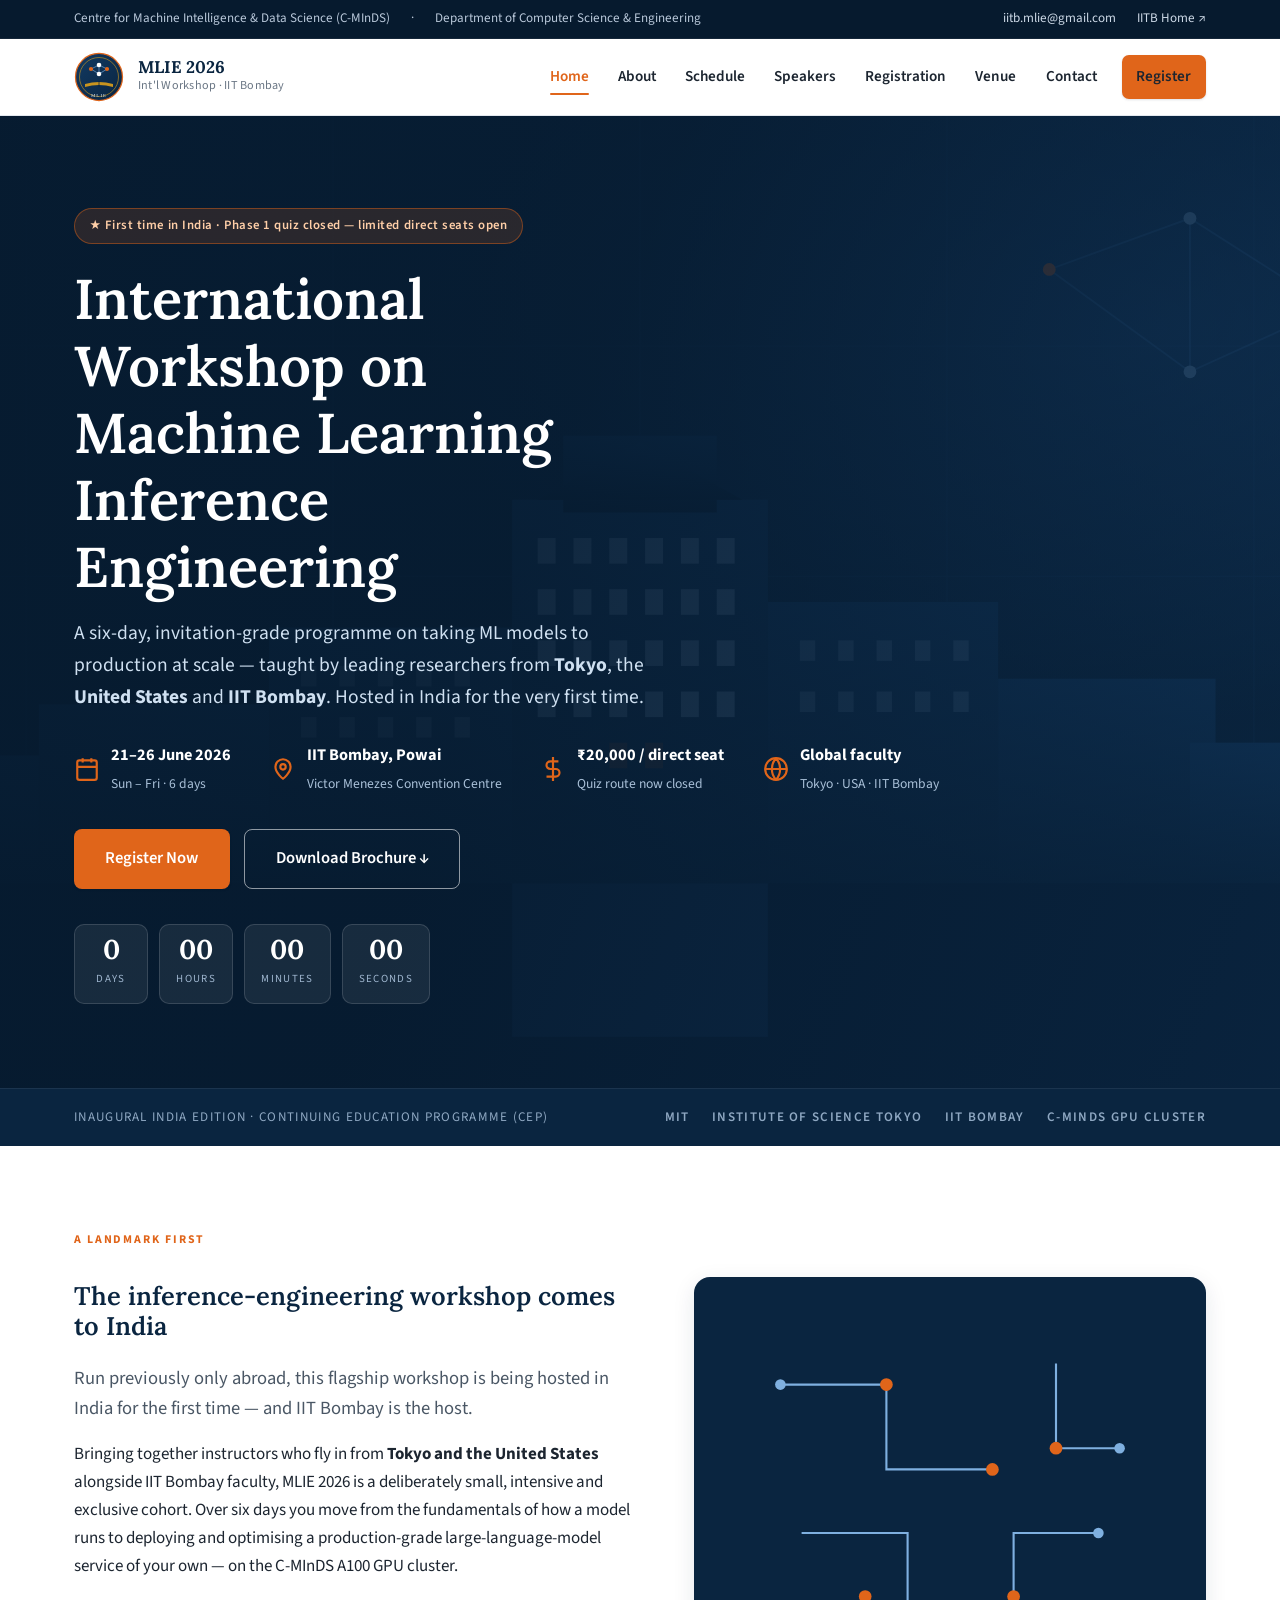
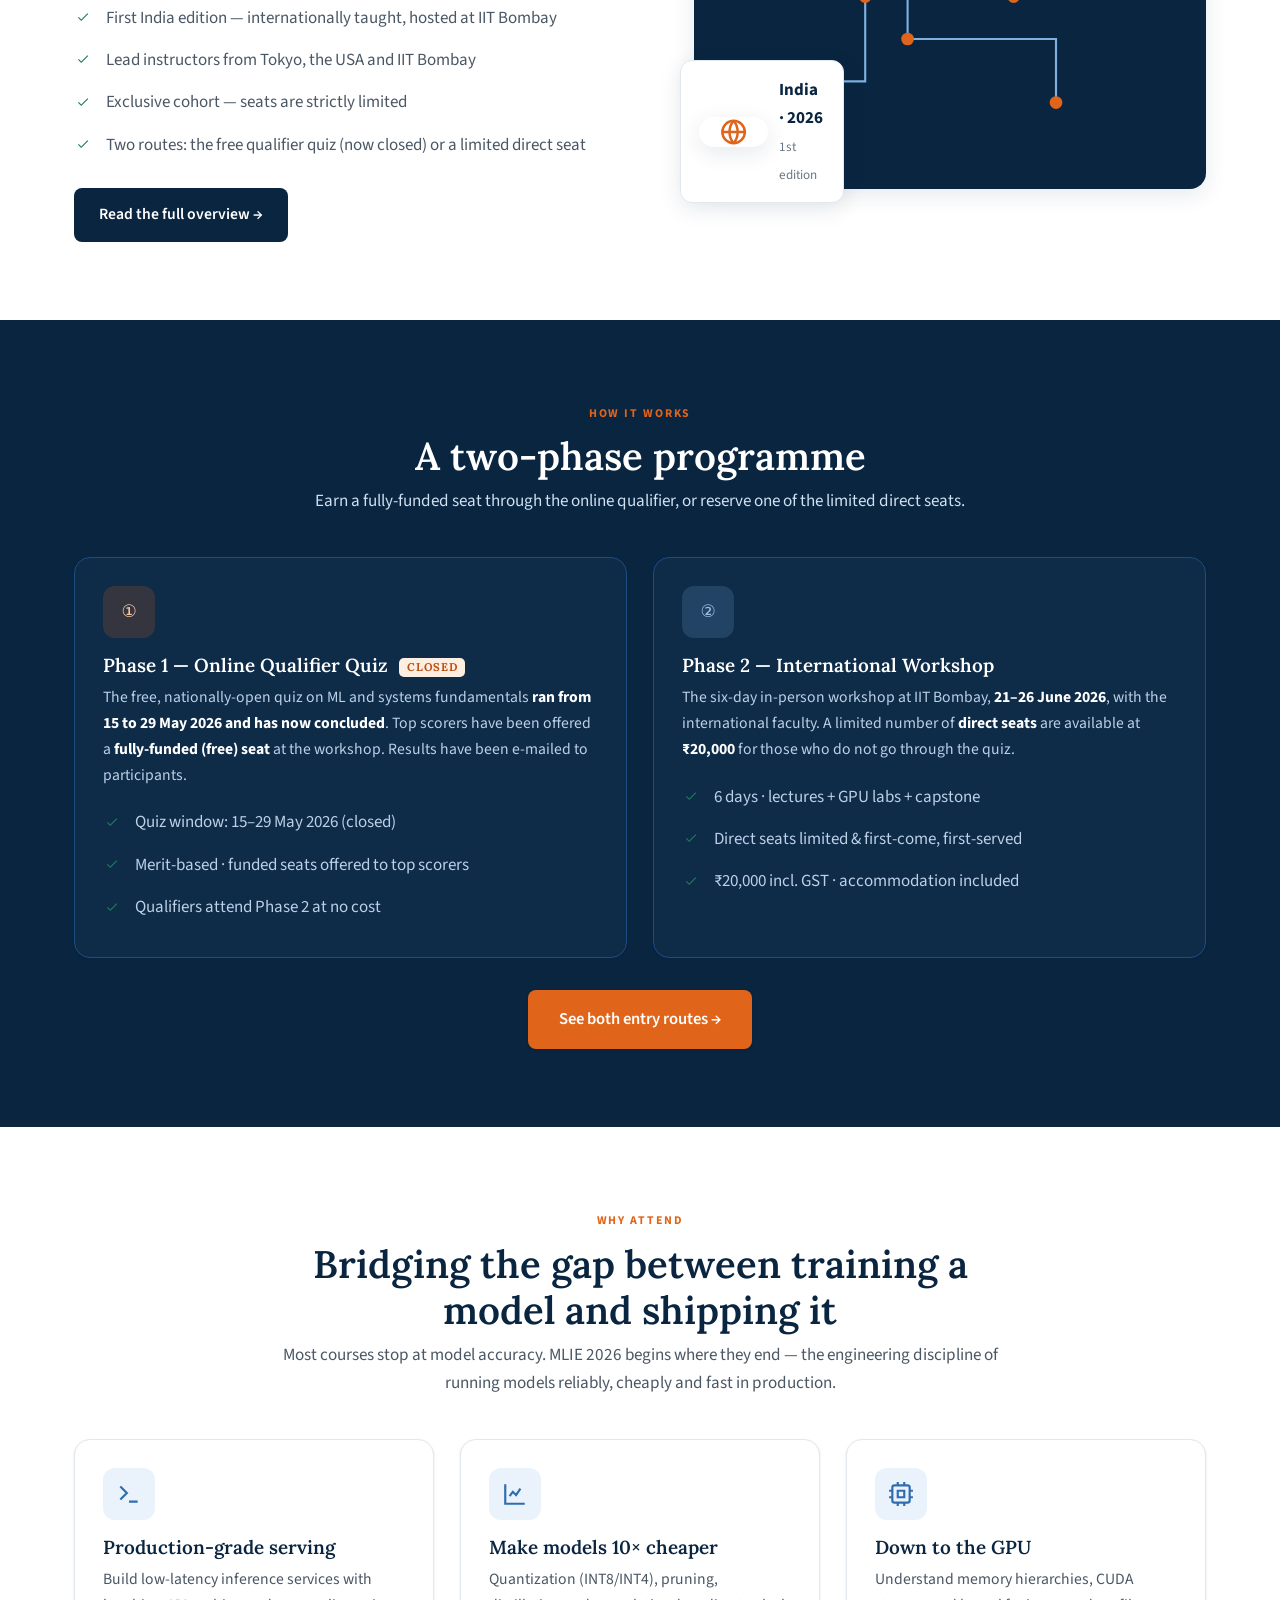
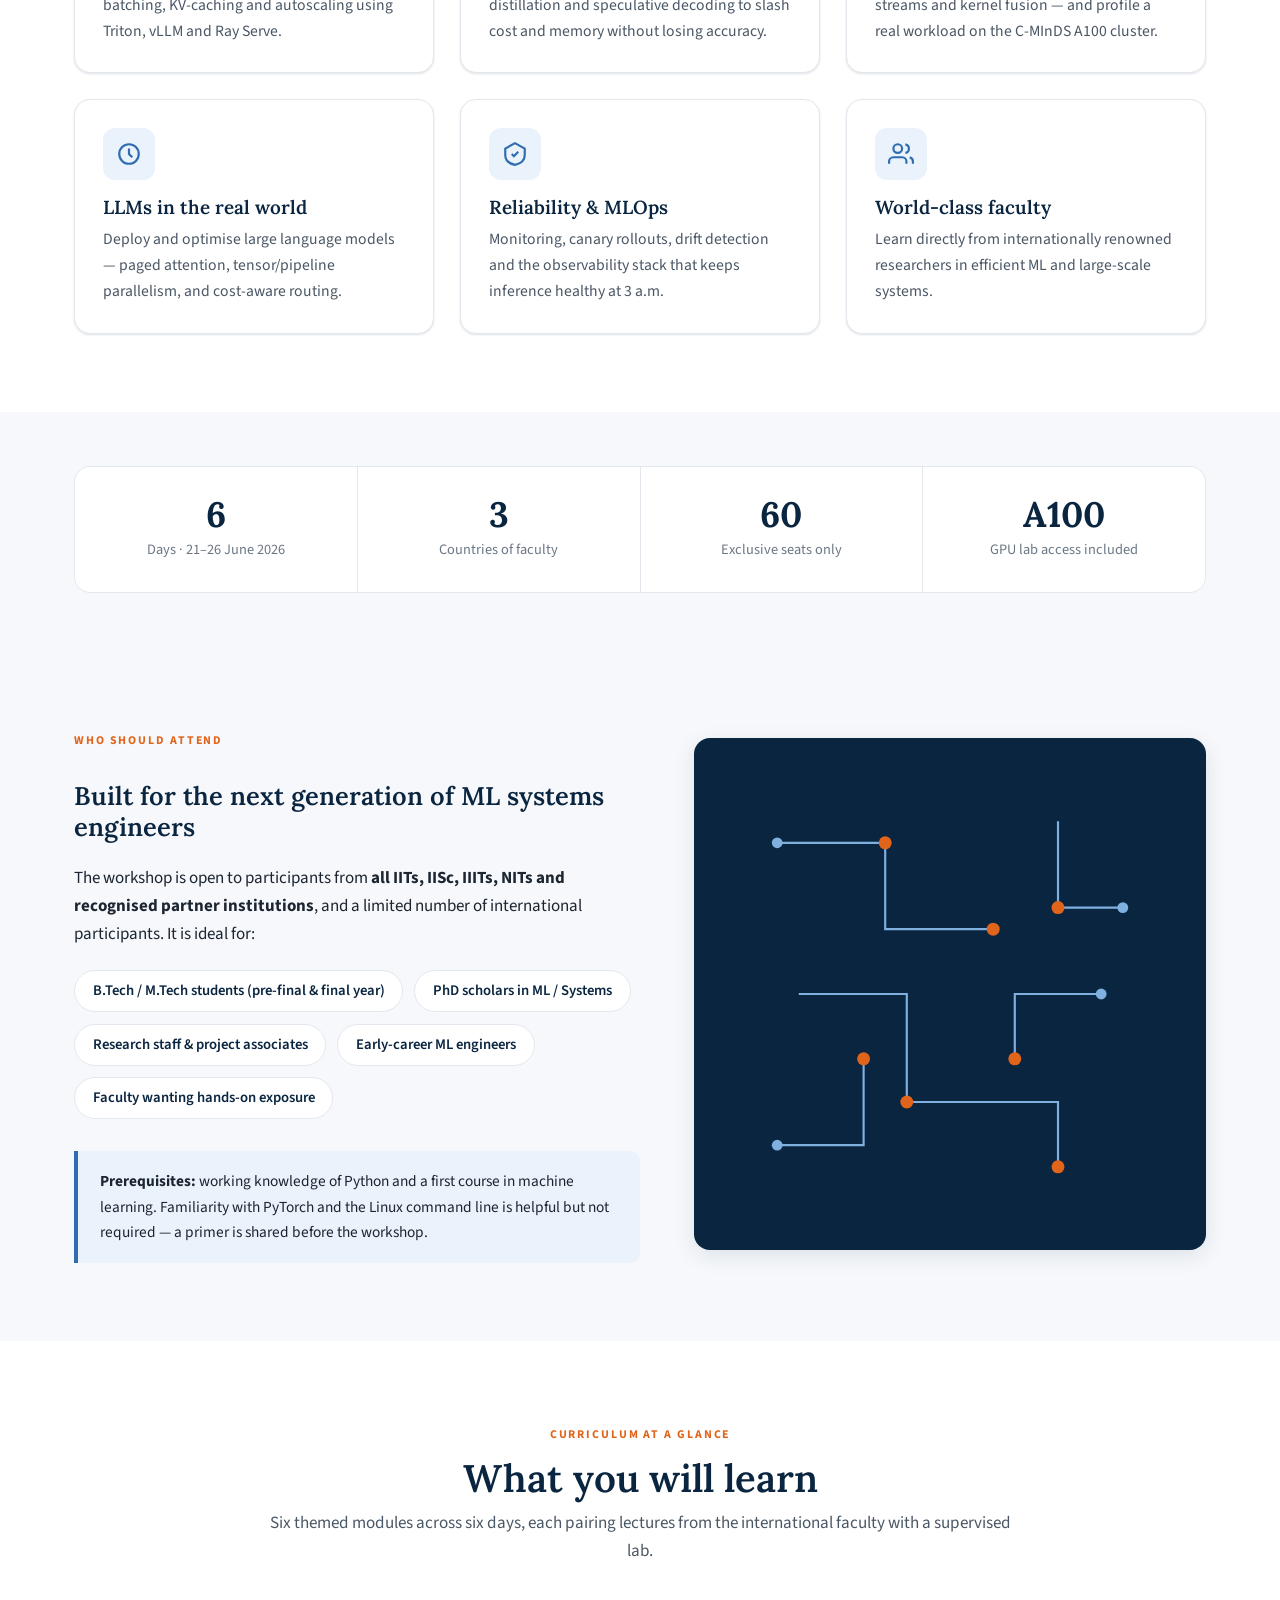
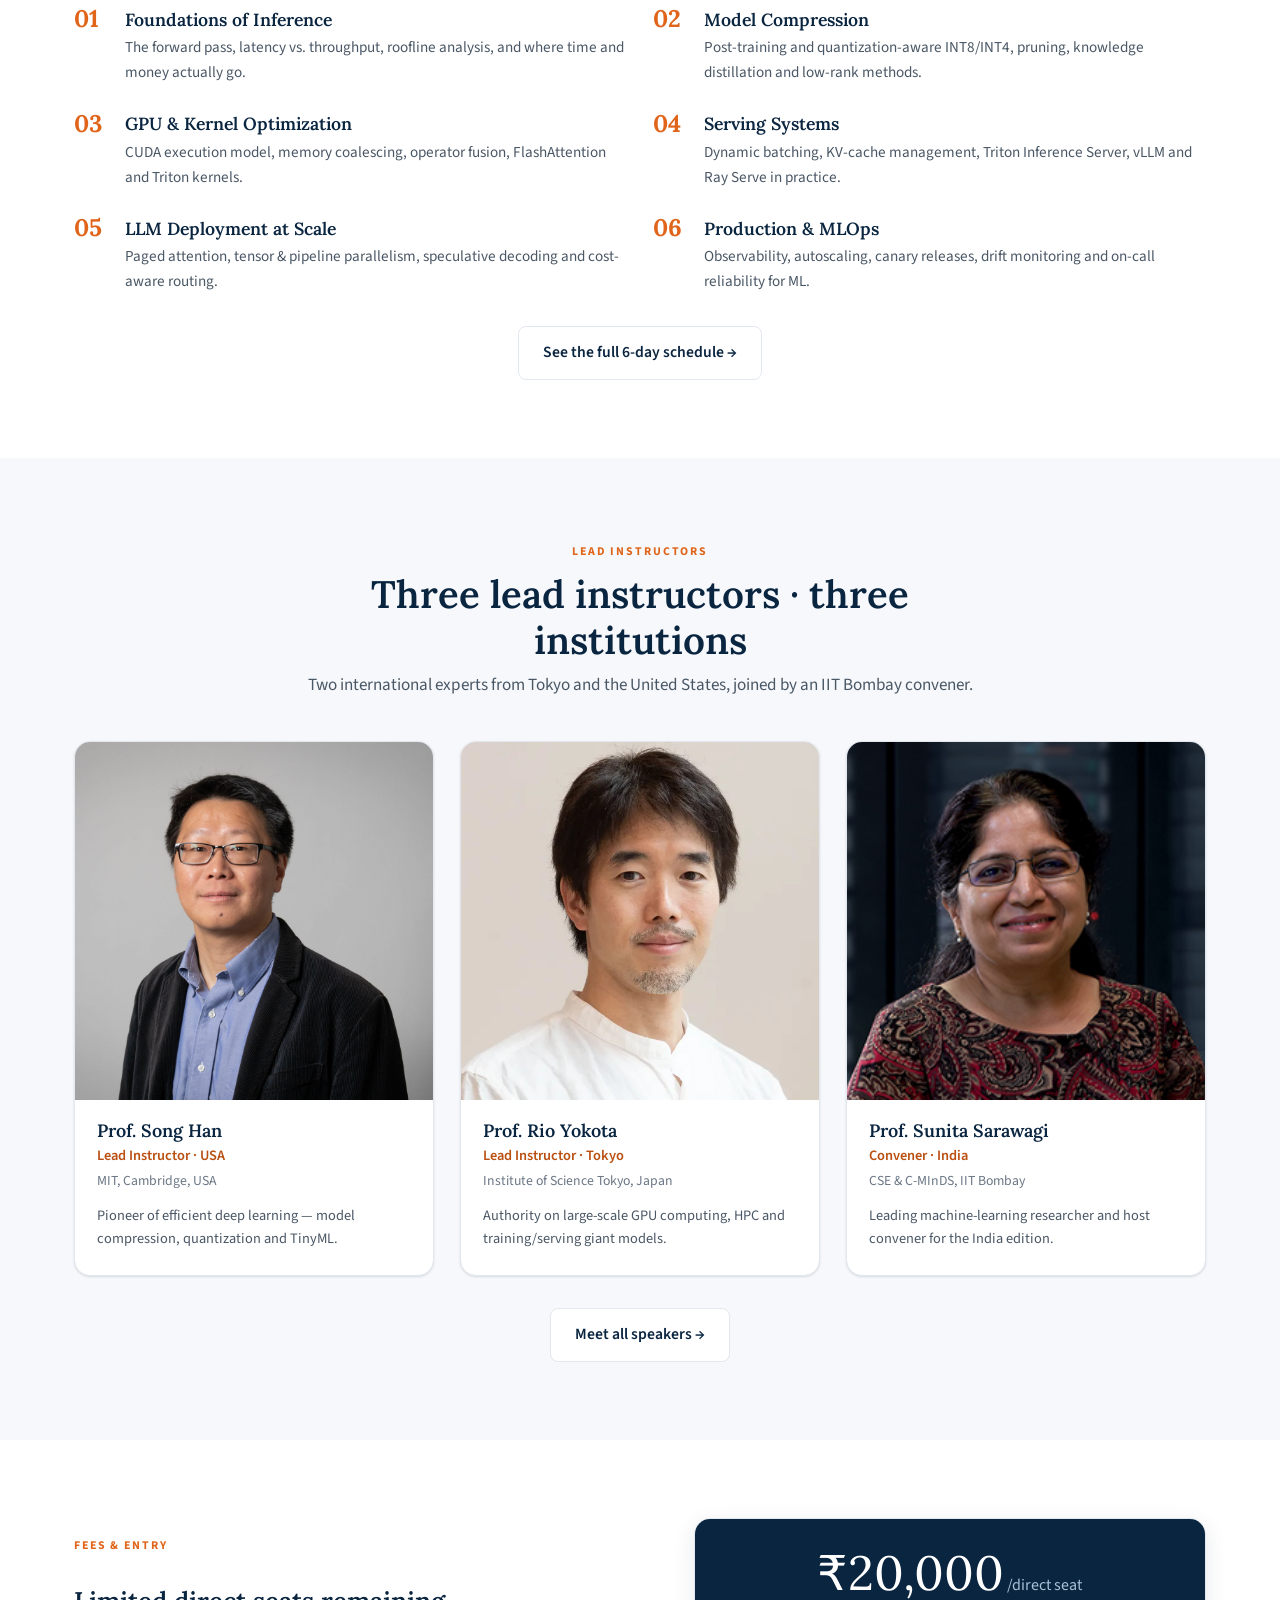
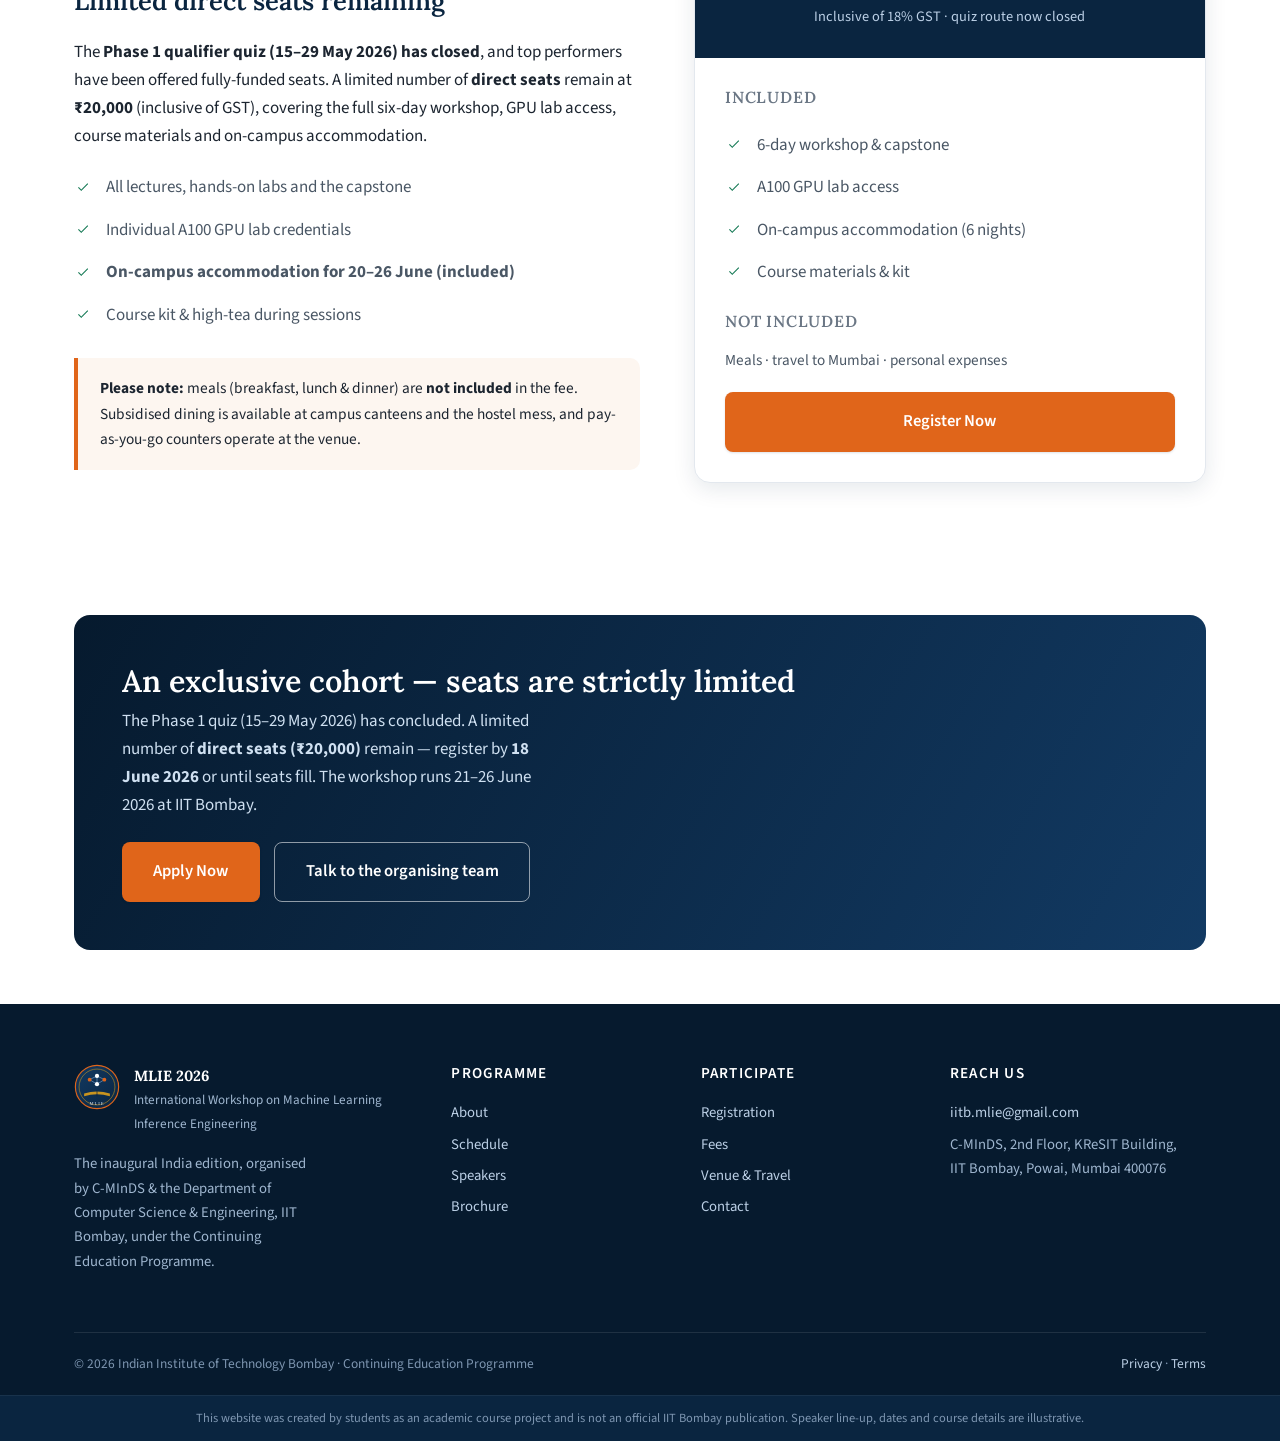
<file: index.html>
<!DOCTYPE html>
<html lang="en">
<head>
<meta charset="UTF-8" />
<meta name="viewport" content="width=device-width, initial-scale=1.0" />
<title>MLIE 2026 · International Workshop on Machine Learning Inference Engineering — IIT Bombay</title>
<meta name="description" content="The first-ever India edition of the International Workshop on Machine Learning Inference Engineering — a 6-day exclusive programme (21–26 June 2026) at IIT Bombay, with lead instructors from Tokyo, the United States and IIT Bombay. The free qualifier quiz (15–29 May 2026) has closed; a limited number of direct seats remain at ₹20,000." />
<link rel="icon" href="assets/logo.svg" type="image/svg+xml" />
<link rel="preconnect" href="https://fonts.googleapis.com" />
<link rel="preconnect" href="https://fonts.gstatic.com" crossorigin />
<link href="https://fonts.googleapis.com/css2?family=Lora:wght@500;600;700&family=Source+Sans+3:wght@400;500;600;700&display=swap" rel="stylesheet" />
<link rel="stylesheet" href="css/style.css" />
</head>
<body>

<!-- ===== Top bar ===== -->
<div class="topbar">
  <div class="container">
    <div class="topbar__left">
      <span>Centre for Machine Intelligence &amp; Data Science (C-MInDS)</span><span>·</span><span>Department of Computer Science &amp; Engineering</span>
    </div>
    <div class="topbar__links">
      <a href="mailto:iitb.mlie@gmail.com">iitb.mlie@gmail.com</a>
      <a href="https://www.iitb.ac.in" target="_blank" rel="noopener">IITB Home ↗</a>
    </div>
  </div>
</div>

<!-- ===== Header ===== -->
<header class="site-header">
  <div class="container">
    <nav class="nav">
      <a class="brand" href="index.html" aria-label="MLIE 2026 home">
        <img src="assets/logo.svg" alt="MLIE 2026 emblem" />
        <span class="brand__text"><strong>MLIE&nbsp;2026</strong><span>Int'l Workshop · IIT Bombay</span></span>
      </a>
      <button class="nav__toggle" aria-label="Toggle menu" aria-expanded="false" aria-controls="nav-menu"><span></span><span></span><span></span></button>
      <ul class="nav__menu" id="nav-menu">
        <li><a href="index.html" class="active">Home</a></li>
        <li><a href="about.html">About</a></li>
        <li><a href="schedule.html">Schedule</a></li>
        <li><a href="speakers.html">Speakers</a></li>
        <li><a href="registration.html">Registration</a></li>
        <li><a href="venue.html">Venue</a></li>
        <li><a href="contact.html">Contact</a></li>
        <li class="nav__cta"><a class="btn btn--primary" href="registration.html">Register</a></li>
      </ul>
    </nav>
  </div>
</header>

<!-- ===== Hero ===== -->
<section class="hero">
  <div class="hero__bg"><object data="assets/hero.svg" type="image/svg+xml" aria-hidden="true" style="pointer-events:none;width:100%;height:100%"></object></div>
  <div class="hero__overlay"></div>
  <div class="container">
    <div class="hero__inner">
      <span class="hero__badge">★ First time in India · Phase 1 quiz closed — limited direct seats open</span>
      <h1>International Workshop on Machine&nbsp;Learning Inference Engineering</h1>
      <p class="hero__sub">A six-day, invitation-grade programme on taking ML models to production at scale — taught by leading researchers from <strong>Tokyo</strong>, the <strong>United States</strong> and <strong>IIT Bombay</strong>. Hosted in India for the very first time.</p>

      <div class="hero__meta">
        <div class="m">
          <svg viewBox="0 0 24 24" fill="none" stroke="currentColor" stroke-width="2"><rect x="3" y="4" width="18" height="18" rx="2"/><path d="M16 2v4M8 2v4M3 10h18"/></svg>
          <div><b>21–26 June 2026</b><span>Sun – Fri · 6 days</span></div>
        </div>
        <div class="m">
          <svg viewBox="0 0 24 24" fill="none" stroke="currentColor" stroke-width="2"><path d="M12 21s-7-5.2-7-11a7 7 0 0 1 14 0c0 5.8-7 11-7 11Z"/><circle cx="12" cy="10" r="2.5"/></svg>
          <div><b>IIT Bombay, Powai</b><span>Victor Menezes Convention Centre</span></div>
        </div>
        <div class="m">
          <svg viewBox="0 0 24 24" fill="none" stroke="currentColor" stroke-width="2"><path d="M12 1v22M17 5H9.5a3.5 3.5 0 0 0 0 7h5a3.5 3.5 0 0 1 0 7H6"/></svg>
          <div><b>₹20,000 / direct seat</b><span>Quiz route now closed</span></div>
        </div>
        <div class="m">
          <svg viewBox="0 0 24 24" fill="none" stroke="currentColor" stroke-width="2"><circle cx="12" cy="12" r="10"/><path d="M2 12h20M12 2a15 15 0 0 1 0 20M12 2a15 15 0 0 0 0 20"/></svg>
          <div><b>Global faculty</b><span>Tokyo · USA · IIT Bombay</span></div>
        </div>
      </div>

      <div class="hero__actions">
        <a class="btn btn--primary btn--lg" href="registration.html">Register Now</a>
        <a class="btn btn--ghost btn--lg" href="brochure.html" target="_blank" rel="noopener">Download Brochure ↓</a>
      </div>

      <div class="countdown" id="countdown" aria-label="Time remaining until the workshop begins">
        <div class="unit"><b data-cd="d">–</b><span>Days</span></div>
        <div class="unit"><b data-cd="h">–</b><span>Hours</span></div>
        <div class="unit"><b data-cd="m">–</b><span>Minutes</span></div>
        <div class="unit"><b data-cd="s">–</b><span>Seconds</span></div>
      </div>
    </div>
  </div>
</section>

<!-- ===== Strip ===== -->
<div class="strip">
  <div class="container">
    <span>Inaugural India edition · Continuing Education Programme (CEP)</span>
    <div class="strip__tags">
      <span>MIT</span><span>Institute of Science Tokyo</span><span>IIT Bombay</span><span>C-MInDS GPU Cluster</span>
    </div>
  </div>
</div>

<!-- ===== First time in India ===== -->
<section class="section">
  <div class="container">
    <div class="split">
      <div>
        <span class="eyebrow">A landmark first</span>
        <h2>The inference-engineering workshop comes to India</h2>
        <p class="lead">Run previously only abroad, this flagship workshop is being hosted in India for the first time — and IIT Bombay is the host.</p>
        <p>Bringing together instructors who fly in from <strong>Tokyo and the United States</strong> alongside IIT Bombay faculty, MLIE 2026 is a deliberately small, intensive and exclusive cohort. Over six days you move from the fundamentals of how a model runs to deploying and optimising a production-grade large-language-model service of your own — on the C-MInDS A100 GPU cluster.</p>
        <ul class="checklist">
          <li>First India edition — internationally taught, hosted at IIT Bombay</li>
          <li>Lead instructors from Tokyo, the USA and IIT Bombay</li>
          <li>Exclusive cohort — seats are strictly limited</li>
          <li>Two routes: the free qualifier quiz (now closed) or a limited direct seat</li>
        </ul>
        <a class="btn btn--navy mt-2" href="about.html">Read the full overview →</a>
      </div>
      <div class="split__media">
        <img src="assets/circuit.svg" alt="" style="background:var(--navy);border-radius:16px;padding:44px;box-shadow:var(--shadow)" />
        <div class="tag">
          <svg width="30" height="30" viewBox="0 0 24 24" fill="none" stroke="#e0651a" stroke-width="2"><circle cx="12" cy="12" r="9"/><path d="M3 12h18M12 3a14 14 0 0 1 0 18M12 3a14 14 0 0 0 0 18"/></svg>
          <div><b>India · 2026</b><br><span style="font-size:.82rem;color:var(--muted)">1st edition</span></div>
        </div>
      </div>
    </div>
  </div>
</section>

<!-- ===== Two-phase format ===== -->
<section class="section section--navy">
  <div class="container">
    <div class="section-head center" style="margin-left:auto;margin-right:auto">
      <span class="eyebrow">How it works</span>
      <h2>A two-phase programme</h2>
      <p style="color:#cfe0f1">Earn a fully-funded seat through the online qualifier, or reserve one of the limited direct seats.</p>
    </div>
    <div class="grid grid-2">
      <div class="card" style="background:#0e2b48;border-color:#1d4e82">
        <div class="ico" style="background:rgba(224,101,26,.18);color:#ffcfa8">①</div>
        <h3 style="color:#fff">Phase 1 — Online Qualifier Quiz <span class="tagchip key" style="vertical-align:middle">Closed</span></h3>
        <p style="color:#bcd0e6">The free, nationally-open quiz on ML and systems fundamentals <strong style="color:#fff">ran from 15 to 29 May 2026 and has now concluded</strong>. Top scorers have been offered a <strong style="color:#fff">fully-funded (free) seat</strong> at the workshop. Results have been e-mailed to participants.</p>
        <ul class="checklist" style="margin-top:.8rem">
          <li style="color:#bcd0e6">Quiz window: 15–29 May 2026 (closed)</li>
          <li style="color:#bcd0e6">Merit-based · funded seats offered to top scorers</li>
          <li style="color:#bcd0e6">Qualifiers attend Phase 2 at no cost</li>
        </ul>
      </div>
      <div class="card" style="background:#0e2b48;border-color:#1d4e82">
        <div class="ico" style="background:rgba(127,176,224,.18);color:#9ec3ea">②</div>
        <h3 style="color:#fff">Phase 2 — International Workshop</h3>
        <p style="color:#bcd0e6">The six-day in-person workshop at IIT Bombay, <strong style="color:#fff">21–26 June 2026</strong>, with the international faculty. A limited number of <strong style="color:#fff">direct seats</strong> are available at <strong style="color:#fff">₹20,000</strong> for those who do not go through the quiz.</p>
        <ul class="checklist" style="margin-top:.8rem">
          <li style="color:#bcd0e6">6 days · lectures + GPU labs + capstone</li>
          <li style="color:#bcd0e6">Direct seats limited &amp; first-come, first-served</li>
          <li style="color:#bcd0e6">₹20,000 incl. GST · accommodation included</li>
        </ul>
      </div>
    </div>
    <div class="text-center mt-3"><a class="btn btn--primary btn--lg" href="registration.html">See both entry routes →</a></div>
  </div>
</section>

<!-- ===== Highlights ===== -->
<section class="section">
  <div class="container">
    <div class="section-head center">
      <span class="eyebrow">Why attend</span>
      <h2>Bridging the gap between training a model and shipping it</h2>
      <p>Most courses stop at model accuracy. MLIE 2026 begins where they end — the engineering discipline of running models reliably, cheaply and fast in production.</p>
    </div>
    <div class="grid grid-3">
      <div class="card"><div class="ico"><svg viewBox="0 0 24 24" fill="none" stroke="currentColor" stroke-width="2"><path d="M4 17l6-6-6-6M12 19h8"/></svg></div><h3>Production-grade serving</h3><p>Build low-latency inference services with batching, KV-caching and autoscaling using Triton, vLLM and Ray Serve.</p></div>
      <div class="card"><div class="ico"><svg viewBox="0 0 24 24" fill="none" stroke="currentColor" stroke-width="2"><path d="M3 3v18h18"/><path d="M7 14l3-4 3 3 4-6"/></svg></div><h3>Make models 10× cheaper</h3><p>Quantization (INT8/INT4), pruning, distillation and speculative decoding to slash cost and memory without losing accuracy.</p></div>
      <div class="card"><div class="ico"><svg viewBox="0 0 24 24" fill="none" stroke="currentColor" stroke-width="2"><rect x="4" y="4" width="16" height="16" rx="2"/><path d="M9 9h6v6H9z"/><path d="M9 1v3M15 1v3M9 20v3M15 20v3M1 9h3M1 15h3M20 9h3M20 15h3"/></svg></div><h3>Down to the GPU</h3><p>Understand memory hierarchies, CUDA streams and kernel fusion — and profile a real workload on the C-MInDS A100 cluster.</p></div>
      <div class="card"><div class="ico"><svg viewBox="0 0 24 24" fill="none" stroke="currentColor" stroke-width="2"><circle cx="12" cy="12" r="9"/><path d="M12 7v5l3 3"/></svg></div><h3>LLMs in the real world</h3><p>Deploy and optimise large language models — paged attention, tensor/pipeline parallelism, and cost-aware routing.</p></div>
      <div class="card"><div class="ico"><svg viewBox="0 0 24 24" fill="none" stroke="currentColor" stroke-width="2"><path d="M12 2 3 7v6c0 5 4 8 9 9 5-1 9-4 9-9V7z"/><path d="M9 12l2 2 4-4"/></svg></div><h3>Reliability &amp; MLOps</h3><p>Monitoring, canary rollouts, drift detection and the observability stack that keeps inference healthy at 3 a.m.</p></div>
      <div class="card"><div class="ico"><svg viewBox="0 0 24 24" fill="none" stroke="currentColor" stroke-width="2"><path d="M17 21v-2a4 4 0 0 0-4-4H5a4 4 0 0 0-4 4v2"/><circle cx="9" cy="7" r="4"/><path d="M23 21v-2a4 4 0 0 0-3-3.87M16 3.13A4 4 0 0 1 16 11"/></svg></div><h3>World-class faculty</h3><p>Learn directly from internationally renowned researchers in efficient ML and large-scale systems.</p></div>
    </div>
  </div>
</section>

<!-- ===== Stats ===== -->
<section class="section--tight section--alt">
  <div class="container">
    <div class="stats">
      <div class="stat"><b>6</b><span>Days · 21–26 June 2026</span></div>
      <div class="stat"><b>3</b><span>Countries of faculty</span></div>
      <div class="stat"><b>60</b><span>Exclusive seats only</span></div>
      <div class="stat"><b>A100</b><span>GPU lab access included</span></div>
    </div>
  </div>
</section>

<!-- ===== Who should attend ===== -->
<section class="section section--alt">
  <div class="container">
    <div class="split">
      <div class="split__media" style="order:2"><img src="assets/circuit.svg" alt="" style="background:var(--navy);border-radius:16px;padding:40px;box-shadow:var(--shadow)" /></div>
      <div style="order:1">
        <span class="eyebrow">Who should attend</span>
        <h2>Built for the next generation of ML systems engineers</h2>
        <p>The workshop is open to participants from <strong>all IITs, IISc, IIITs, NITs and recognised partner institutions</strong>, and a limited number of international participants. It is ideal for:</p>
        <div class="pills mt-2">
          <span class="pill">B.Tech / M.Tech students (pre-final &amp; final year)</span>
          <span class="pill">PhD scholars in ML / Systems</span>
          <span class="pill">Research staff &amp; project associates</span>
          <span class="pill">Early-career ML engineers</span>
          <span class="pill">Faculty wanting hands-on exposure</span>
        </div>
        <div class="callout info mt-3"><p><strong>Prerequisites:</strong> working knowledge of Python and a first course in machine learning. Familiarity with PyTorch and the Linux command line is helpful but not required — a primer is shared before the workshop.</p></div>
      </div>
    </div>
  </div>
</section>

<!-- ===== Topics ===== -->
<section class="section">
  <div class="container">
    <div class="section-head center"><span class="eyebrow">Curriculum at a glance</span><h2>What you will learn</h2><p>Six themed modules across six days, each pairing lectures from the international faculty with a supervised lab.</p></div>
    <div class="grid grid-2">
      <div class="topic"><span class="num">01</span><div><h3>Foundations of Inference</h3><p>The forward pass, latency vs. throughput, roofline analysis, and where time and money actually go.</p></div></div>
      <div class="topic"><span class="num">02</span><div><h3>Model Compression</h3><p>Post-training and quantization-aware INT8/INT4, pruning, knowledge distillation and low-rank methods.</p></div></div>
      <div class="topic"><span class="num">03</span><div><h3>GPU &amp; Kernel Optimization</h3><p>CUDA execution model, memory coalescing, operator fusion, FlashAttention and Triton kernels.</p></div></div>
      <div class="topic"><span class="num">04</span><div><h3>Serving Systems</h3><p>Dynamic batching, KV-cache management, Triton Inference Server, vLLM and Ray Serve in practice.</p></div></div>
      <div class="topic"><span class="num">05</span><div><h3>LLM Deployment at Scale</h3><p>Paged attention, tensor &amp; pipeline parallelism, speculative decoding and cost-aware routing.</p></div></div>
      <div class="topic"><span class="num">06</span><div><h3>Production &amp; MLOps</h3><p>Observability, autoscaling, canary releases, drift monitoring and on-call reliability for ML.</p></div></div>
    </div>
    <div class="text-center mt-3"><a class="btn btn--outline" href="schedule.html">See the full 6-day schedule →</a></div>
  </div>
</section>

<!-- ===== Speakers teaser ===== -->
<section class="section section--alt">
  <div class="container">
    <div class="section-head center"><span class="eyebrow">Lead instructors</span><h2>Three lead instructors · three institutions</h2><p>Two international experts from Tokyo and the United States, joined by an IIT Bombay convener.</p></div>
    <div class="grid grid-3">
      <div class="speaker">
        <div class="speaker__photo"><img class="ppic" src="assets/song-han.jpg" alt="Prof. Song Han" data-initials="SH" /></div>
        <div class="speaker__body"><h3>Prof. Song Han</h3><div class="speaker__role">Lead Instructor · USA</div><div class="speaker__aff">MIT, Cambridge, USA</div><p>Pioneer of efficient deep learning — model compression, quantization and TinyML.</p></div>
      </div>
      <div class="speaker">
        <div class="speaker__photo"><img class="ppic" src="assets/rio-yokota.jpg" alt="Prof. Rio Yokota" data-initials="RY" /></div>
        <div class="speaker__body"><h3>Prof. Rio Yokota</h3><div class="speaker__role">Lead Instructor · Tokyo</div><div class="speaker__aff">Institute of Science Tokyo, Japan</div><p>Authority on large-scale GPU computing, HPC and training/serving giant models.</p></div>
      </div>
      <div class="speaker">
        <div class="speaker__photo"><img class="ppic" src="assets/sunita-sarawagi.jpg" alt="Prof. Sunita Sarawagi" data-initials="SS" /></div>
        <div class="speaker__body"><h3>Prof. Sunita Sarawagi</h3><div class="speaker__role">Convener · India</div><div class="speaker__aff">CSE &amp; C-MInDS, IIT Bombay</div><p>Leading machine-learning researcher and host convener for the India edition.</p></div>
      </div>
    </div>
    <div class="text-center mt-3"><a class="btn btn--outline" href="speakers.html">Meet all speakers →</a></div>
  </div>
</section>

<!-- ===== Fees quick ===== -->
<section class="section">
  <div class="container">
    <div class="split">
      <div>
        <span class="eyebrow">Fees &amp; entry</span>
        <h2>Limited direct seats remaining</h2>
        <p>The <strong>Phase 1 qualifier quiz (15–29 May 2026) has closed</strong>, and top performers have been offered fully-funded seats. A limited number of <strong>direct seats</strong> remain at <strong>₹20,000</strong> (inclusive of GST), covering the full six-day workshop, GPU lab access, course materials and on-campus accommodation.</p>
        <ul class="checklist">
          <li>All lectures, hands-on labs and the capstone</li>
          <li>Individual A100 GPU lab credentials</li>
          <li><strong>On-campus accommodation for 20–26 June (included)</strong></li>
          <li>Course kit &amp; high-tea during sessions</li>
        </ul>
        <div class="callout mt-2"><p><strong>Please note:</strong> meals (breakfast, lunch &amp; dinner) are <strong>not included</strong> in the fee. Subsidised dining is available at campus canteens and the hostel mess, and pay-as-you-go counters operate at the venue.</p></div>
      </div>
      <div>
        <div class="price">
          <div class="price__head">
            <div class="amt">₹20,000<small> /direct seat</small></div>
            <p>Inclusive of 18% GST · quiz route now closed</p>
          </div>
          <div class="price__body">
            <h4>Included</h4>
            <ul class="checklist" style="margin-bottom:1.2rem">
              <li>6-day workshop &amp; capstone</li>
              <li>A100 GPU lab access</li>
              <li>On-campus accommodation (6 nights)</li>
              <li>Course materials &amp; kit</li>
            </ul>
            <h4>Not included</h4>
            <p style="color:var(--slate);font-size:.95rem;margin:0 0 1.2rem">Meals · travel to Mumbai · personal expenses</p>
            <a class="btn btn--primary btn--lg" href="registration.html" style="width:100%;justify-content:center">Register Now</a>
          </div>
        </div>
      </div>
    </div>
  </div>
</section>

<!-- ===== CTA band ===== -->
<section class="section section--tight">
  <div class="container">
    <div class="cta-band">
      <h2>An exclusive cohort — seats are strictly limited</h2>
      <p>The Phase 1 quiz (15–29 May 2026) has concluded. A limited number of <strong>direct seats (₹20,000)</strong> remain — register by <strong>18 June 2026</strong> or until seats fill. The workshop runs 21–26 June 2026 at IIT Bombay.</p>
      <div class="actions">
        <a class="btn btn--primary btn--lg" href="registration.html">Apply Now</a>
        <a class="btn btn--ghost btn--lg" href="contact.html">Talk to the organising team</a>
      </div>
    </div>
  </div>
</section>

<!-- ===== Footer ===== -->
<footer class="site-footer">
  <div class="container">
    <div class="footer-grid">
      <div>
        <div class="footer-brand"><img src="assets/logo.svg" alt="MLIE 2026" /><div><strong>MLIE 2026</strong><span>International Workshop on Machine Learning Inference Engineering</span></div></div>
        <p style="max-width:34ch">The inaugural India edition, organised by C-MInDS &amp; the Department of Computer Science &amp; Engineering, IIT Bombay, under the Continuing Education Programme.</p>
      </div>
      <div><h4>Programme</h4><a href="about.html">About</a><a href="schedule.html">Schedule</a><a href="speakers.html">Speakers</a><a href="brochure.html">Brochure</a></div>
      <div><h4>Participate</h4><a href="registration.html">Registration</a><a href="registration.html#fees">Fees</a><a href="venue.html">Venue &amp; Travel</a><a href="contact.html">Contact</a></div>
      <div><h4>Reach us</h4><a href="mailto:iitb.mlie@gmail.com">iitb.mlie@gmail.com</a><span style="color:#9fb6cf;display:block;padding:.22rem 0">C-MInDS, 2nd Floor, KReSIT Building,<br>IIT Bombay, Powai, Mumbai 400076</span></div>
    </div>
    <div class="footer-bottom">
      <span>© <span id="yr">2026</span> Indian Institute of Technology Bombay · Continuing Education Programme</span>
      <span><a href="#" style="display:inline">Privacy</a> · <a href="#" style="display:inline">Terms</a></span>
    </div>
  </div>
  <div class="footer-disclaimer">This website was created by students as an academic course project and is not an official IIT Bombay publication. Speaker line-up, dates and course details are illustrative.</div>
</footer>

<script src="js/main.js"></script>
</body>
</html>
</file>
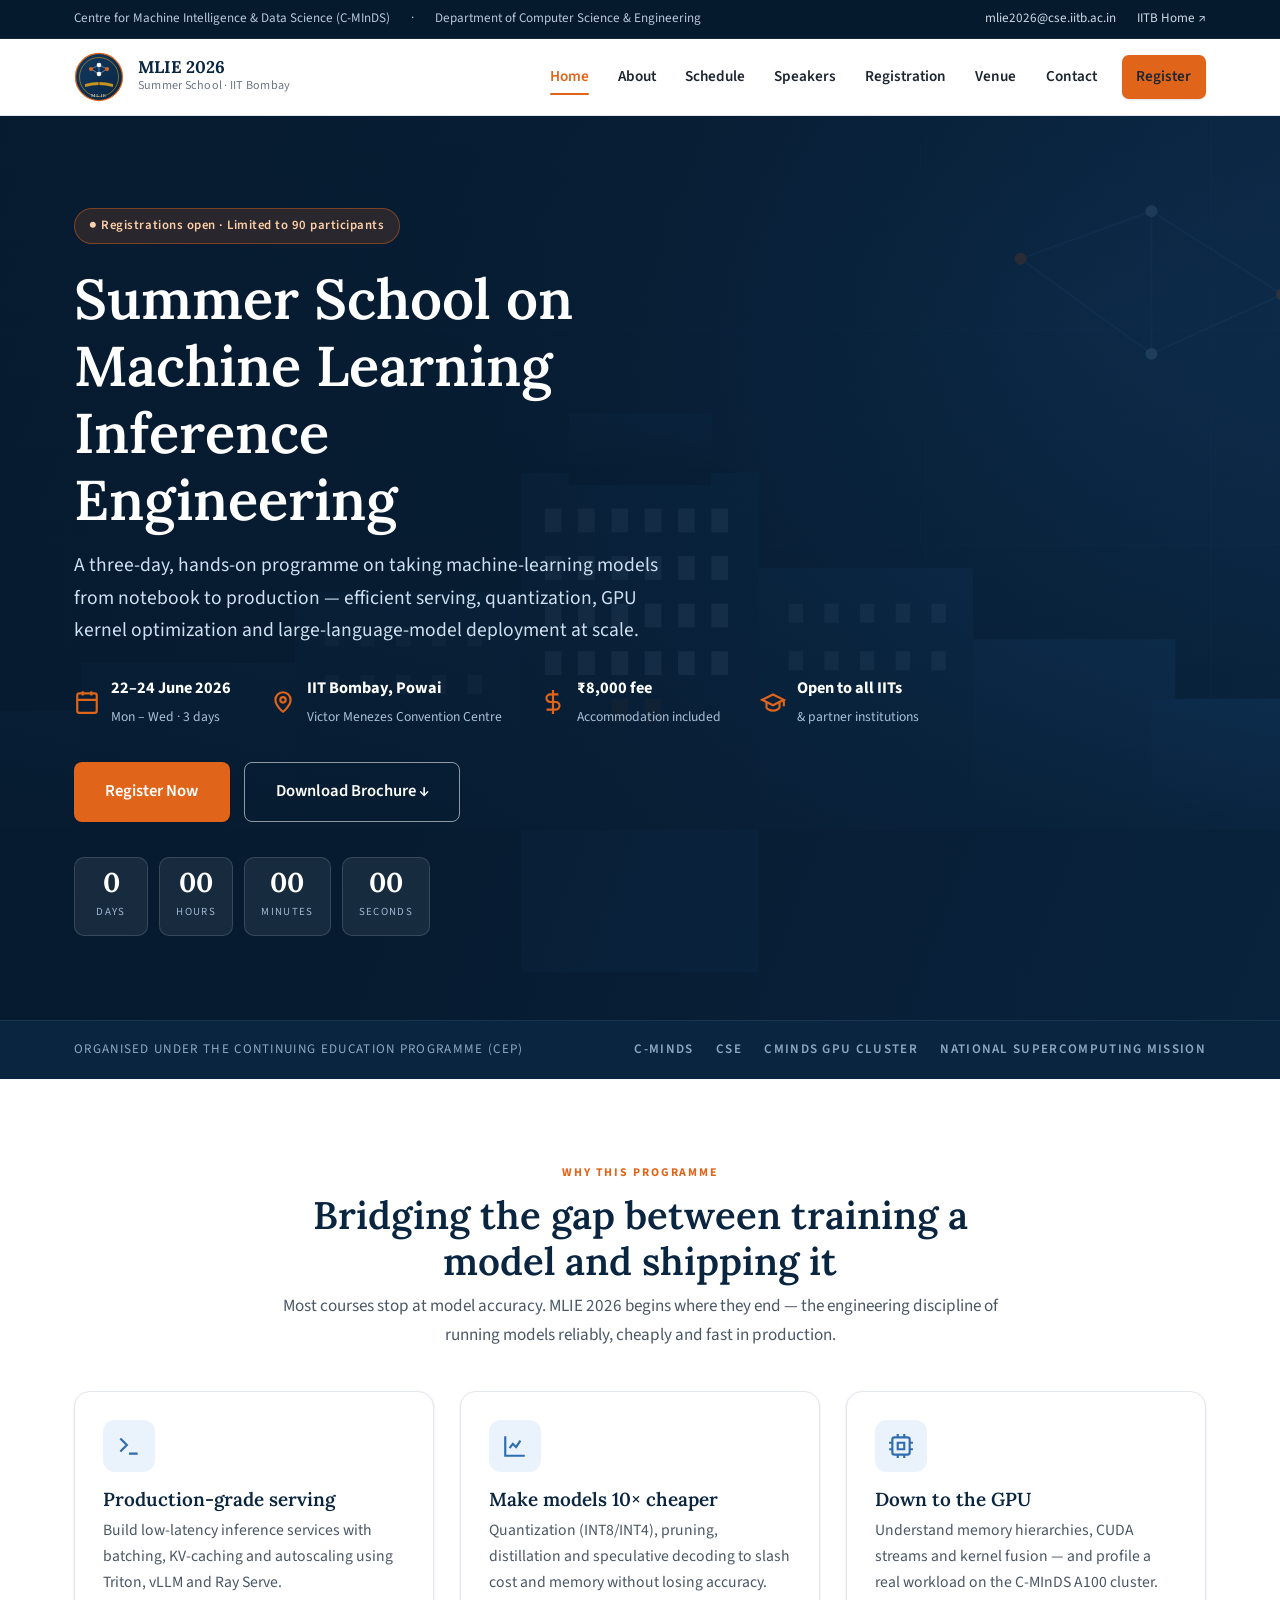
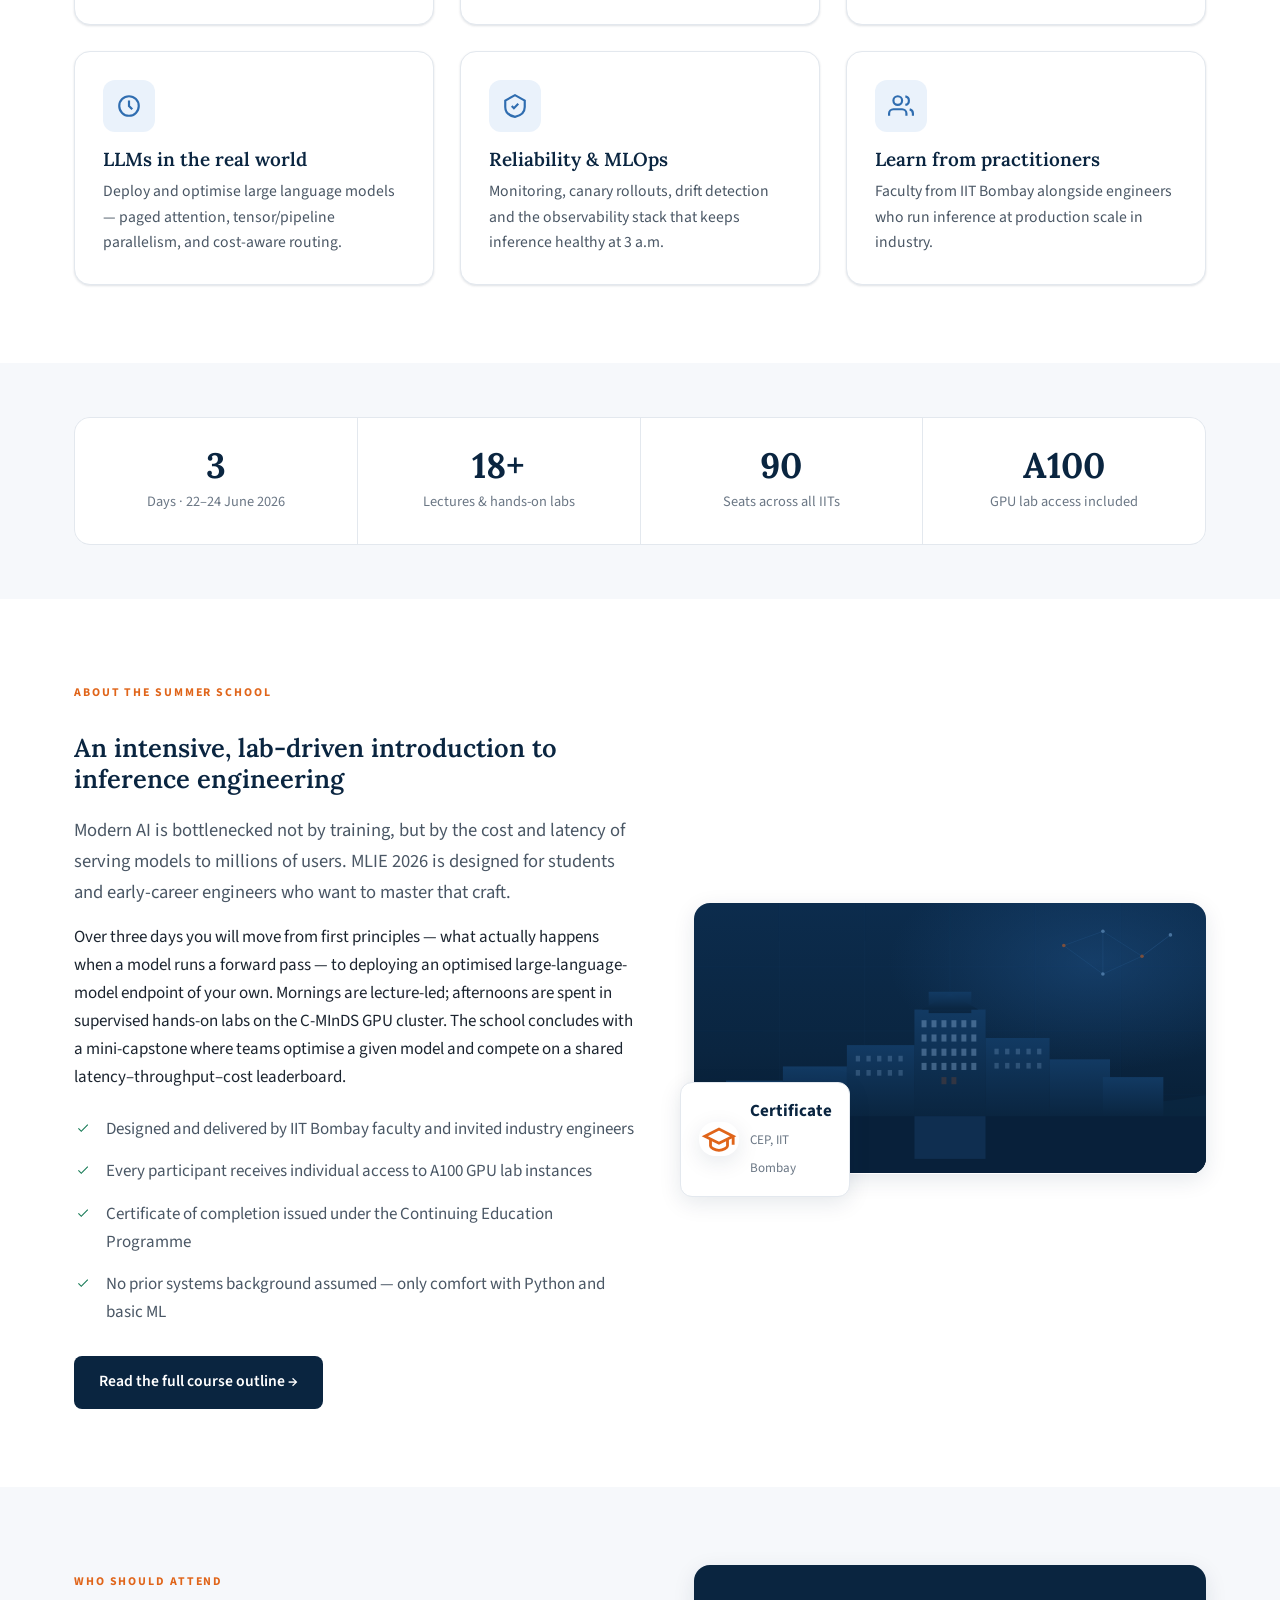
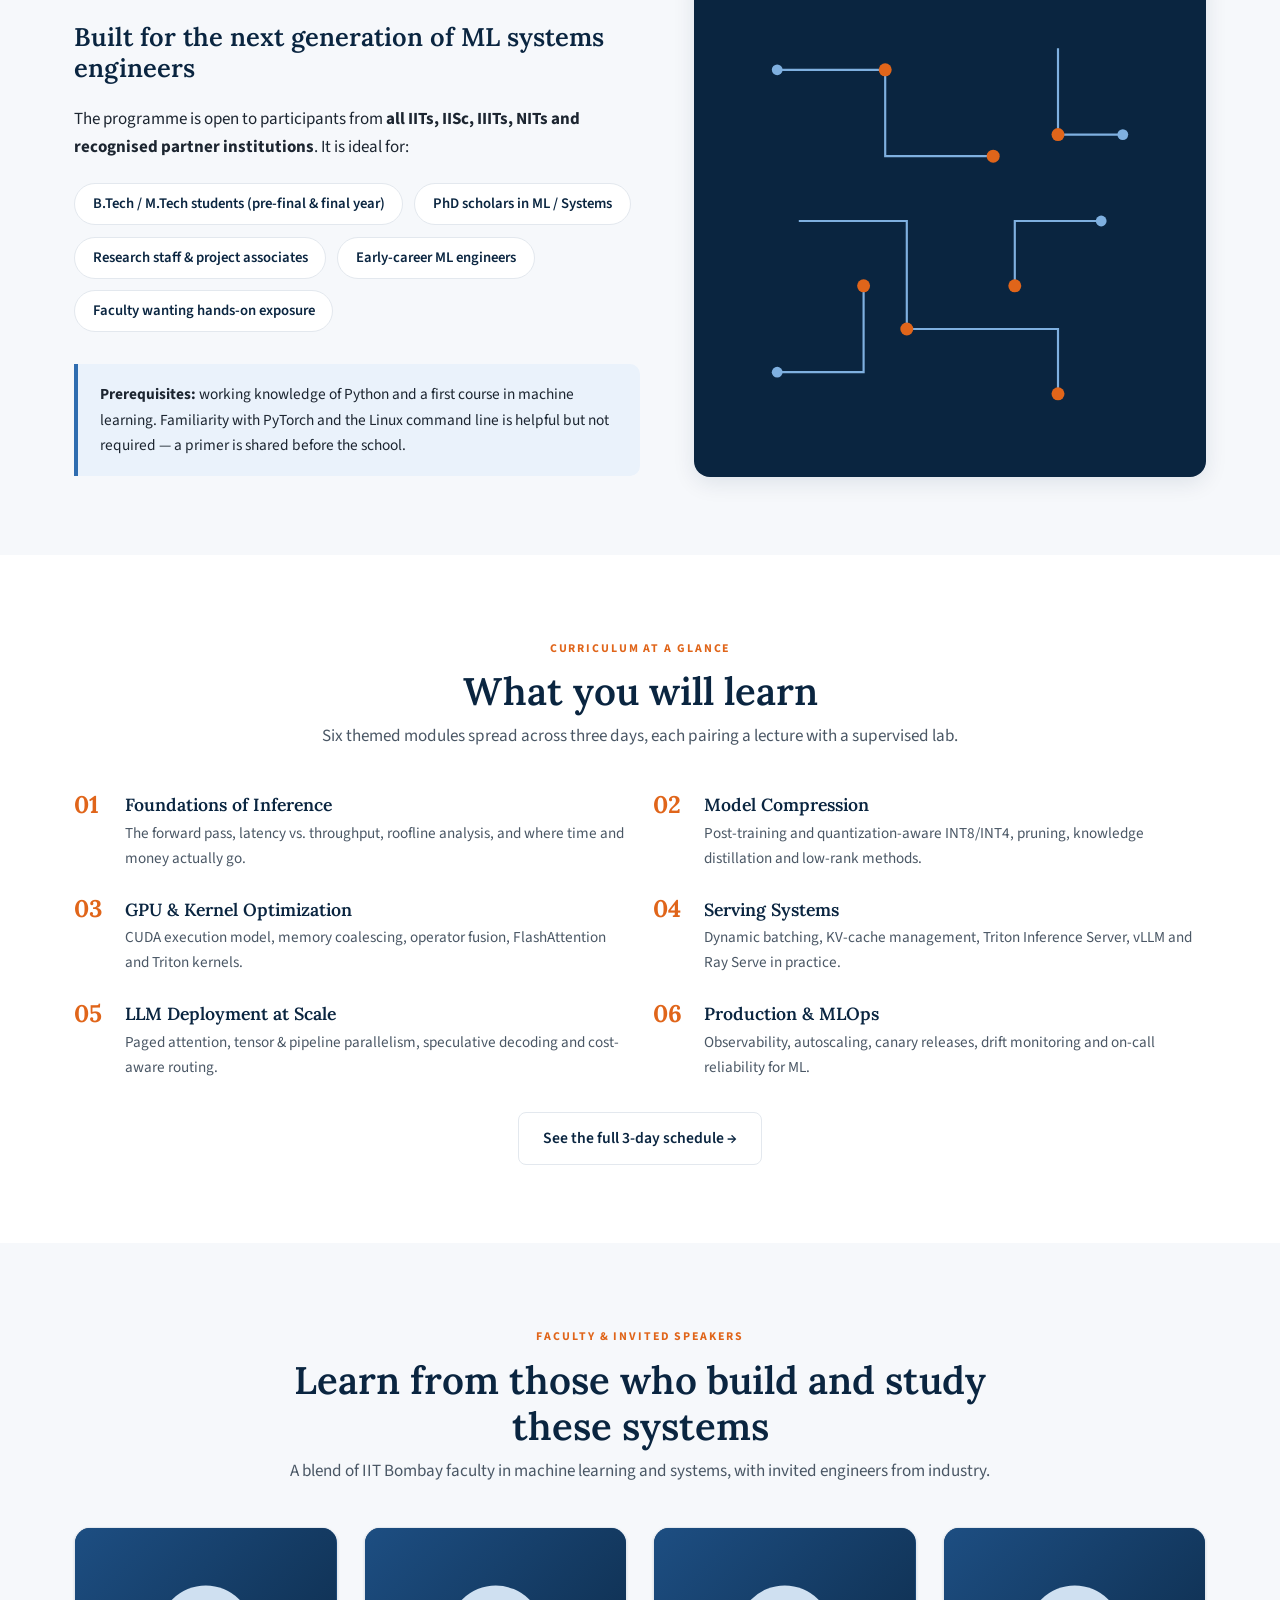
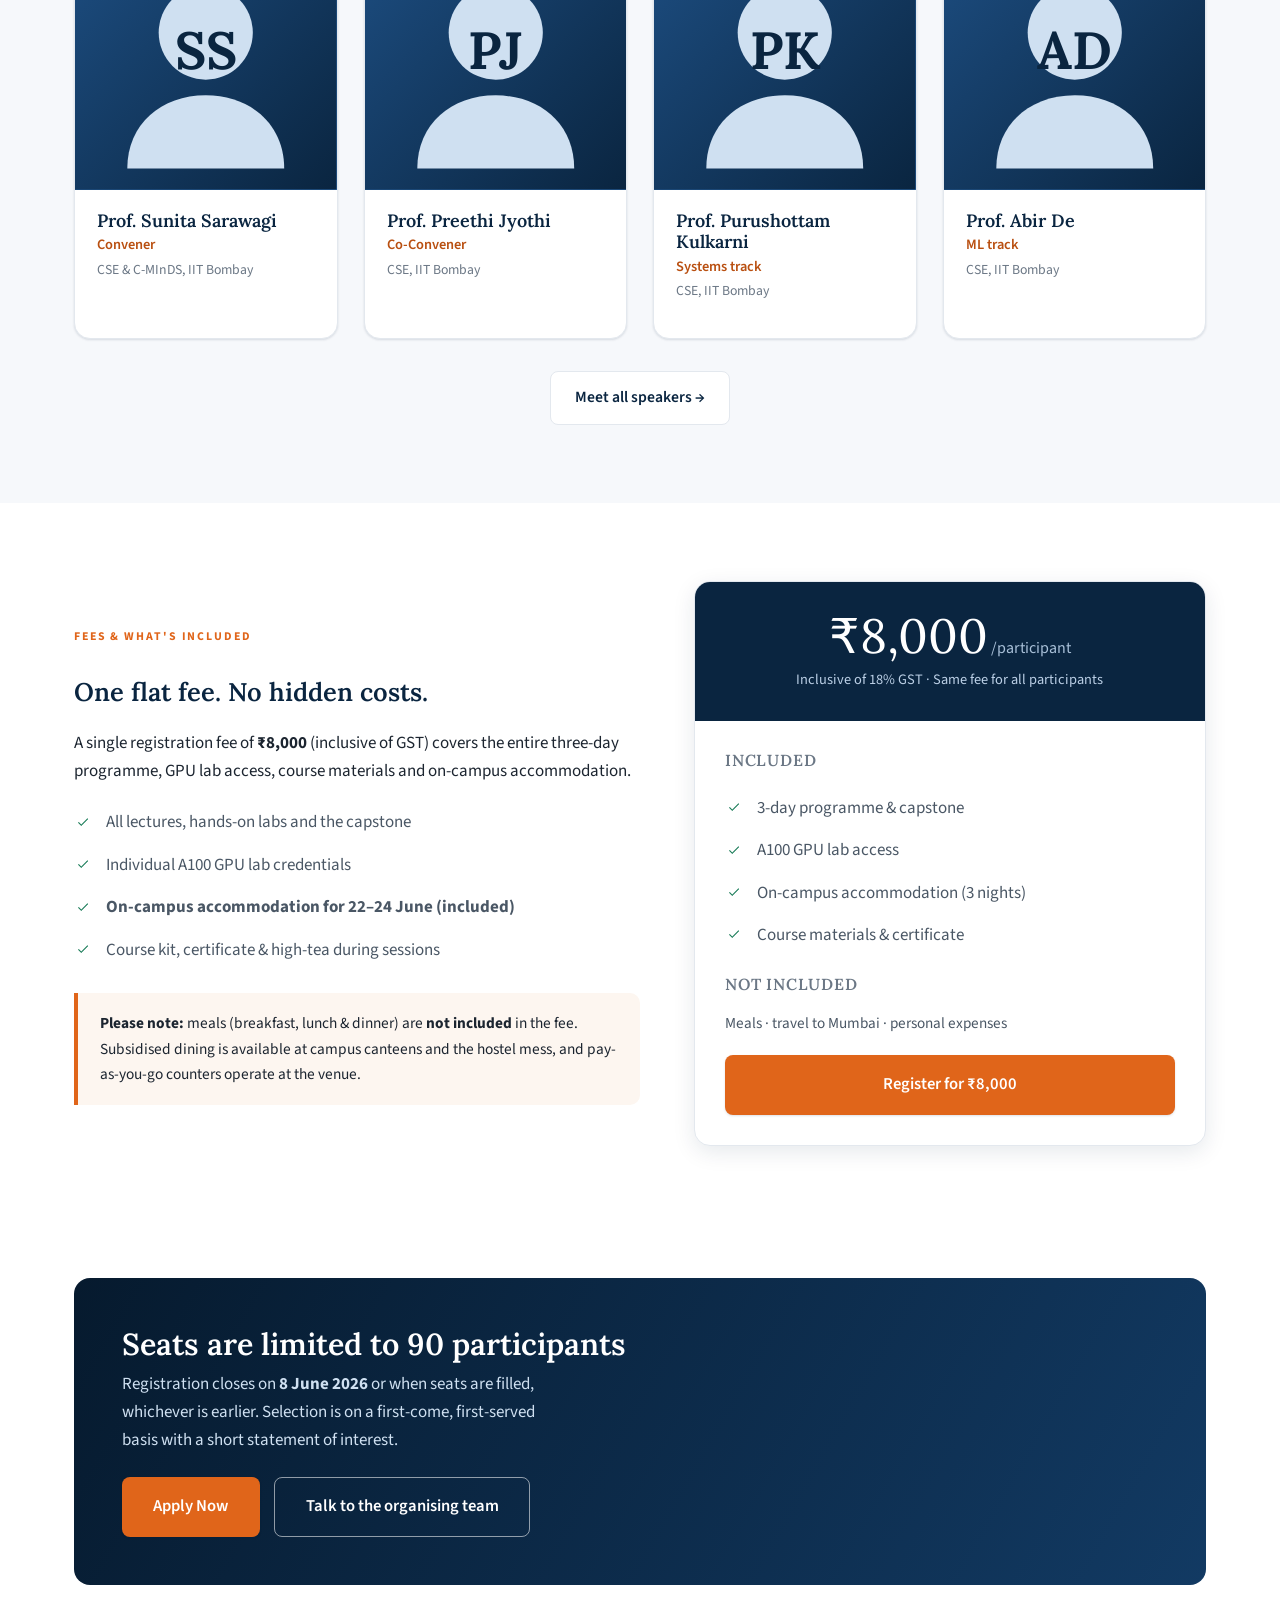
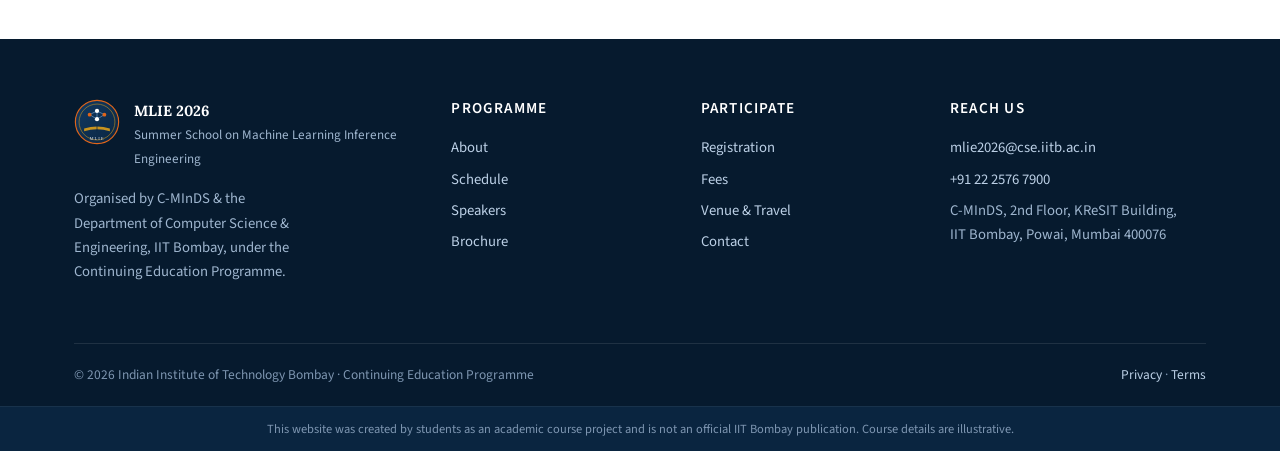
<file: mlie2026/index.html>
<!DOCTYPE html>
<html lang="en">
<head>
<meta charset="UTF-8" />
<meta name="viewport" content="width=device-width, initial-scale=1.0" />
<title>MLIE 2026 · Summer School on Machine Learning Inference Engineering — IIT Bombay</title>
<meta name="description" content="A 3-day intensive summer school (22–24 June 2026) at IIT Bombay on Machine Learning Inference Engineering — model serving, quantization, GPU optimization and LLM deployment. Open to students and faculty across IITs and partner institutions." />
<link rel="icon" href="assets/logo.svg" type="image/svg+xml" />
<link rel="preconnect" href="https://fonts.googleapis.com" />
<link rel="preconnect" href="https://fonts.gstatic.com" crossorigin />
<link href="https://fonts.googleapis.com/css2?family=Lora:wght@500;600;700&family=Source+Sans+3:wght@400;500;600;700&display=swap" rel="stylesheet" />
<link rel="stylesheet" href="css/style.css" />
</head>
<body>

<!-- ===== Top bar ===== -->
<div class="topbar">
  <div class="container">
    <div class="topbar__left">
      <span>Centre for Machine Intelligence &amp; Data Science (C-MInDS)</span>
      <span>·</span>
      <span>Department of Computer Science &amp; Engineering</span>
    </div>
    <div class="topbar__links">
      <a href="mailto:mlie2026@cse.iitb.ac.in">mlie2026@cse.iitb.ac.in</a>
      <a href="https://www.iitb.ac.in" target="_blank" rel="noopener">IITB Home ↗</a>
    </div>
  </div>
</div>

<!-- ===== Header ===== -->
<header class="site-header">
  <div class="container">
    <nav class="nav">
      <a class="brand" href="index.html" aria-label="MLIE 2026 home">
        <img src="assets/logo.svg" alt="MLIE 2026 emblem" />
        <span class="brand__text">
          <strong>MLIE&nbsp;2026</strong>
          <span>Summer School · IIT Bombay</span>
        </span>
      </a>
      <button class="nav__toggle" aria-label="Toggle menu" aria-expanded="false" aria-controls="nav-menu">
        <span></span><span></span><span></span>
      </button>
      <ul class="nav__menu" id="nav-menu">
        <li><a href="index.html" class="active">Home</a></li>
        <li><a href="about.html">About</a></li>
        <li><a href="schedule.html">Schedule</a></li>
        <li><a href="speakers.html">Speakers</a></li>
        <li><a href="registration.html">Registration</a></li>
        <li><a href="venue.html">Venue</a></li>
        <li><a href="contact.html">Contact</a></li>
        <li class="nav__cta"><a class="btn btn--primary" href="registration.html">Register</a></li>
      </ul>
    </nav>
  </div>
</header>

<!-- ===== Hero ===== -->
<section class="hero">
  <div class="hero__bg"><object data="assets/hero.svg" type="image/svg+xml" aria-hidden="true" style="pointer-events:none;width:100%;height:100%"></object></div>
  <div class="hero__overlay"></div>
  <div class="container">
    <div class="hero__inner">
      <span class="hero__badge">● Registrations open · Limited to 90 participants</span>
      <h1>Summer School on Machine&nbsp;Learning Inference Engineering</h1>
      <p class="hero__sub">A three-day, hands-on programme on taking machine-learning models from notebook to production — efficient serving, quantization, GPU kernel optimization and large-language-model deployment at scale.</p>

      <div class="hero__meta">
        <div class="m">
          <svg viewBox="0 0 24 24" fill="none" stroke="currentColor" stroke-width="2"><rect x="3" y="4" width="18" height="18" rx="2"/><path d="M16 2v4M8 2v4M3 10h18"/></svg>
          <div><b>22–24 June 2026</b><span>Mon – Wed · 3 days</span></div>
        </div>
        <div class="m">
          <svg viewBox="0 0 24 24" fill="none" stroke="currentColor" stroke-width="2"><path d="M12 21s-7-5.2-7-11a7 7 0 0 1 14 0c0 5.8-7 11-7 11Z"/><circle cx="12" cy="10" r="2.5"/></svg>
          <div><b>IIT Bombay, Powai</b><span>Victor Menezes Convention Centre</span></div>
        </div>
        <div class="m">
          <svg viewBox="0 0 24 24" fill="none" stroke="currentColor" stroke-width="2"><path d="M12 1v22M17 5H9.5a3.5 3.5 0 0 0 0 7h5a3.5 3.5 0 0 1 0 7H6"/></svg>
          <div><b>₹8,000 fee</b><span>Accommodation included</span></div>
        </div>
        <div class="m">
          <svg viewBox="0 0 24 24" fill="none" stroke="currentColor" stroke-width="2"><path d="M22 10v6M2 10l10-5 10 5-10 5z"/><path d="M6 12v5c0 1 3 3 6 3s6-2 6-3v-5"/></svg>
          <div><b>Open to all IITs</b><span>&amp; partner institutions</span></div>
        </div>
      </div>

      <div class="hero__actions">
        <a class="btn btn--primary btn--lg" href="registration.html">Register Now</a>
        <a class="btn btn--ghost btn--lg" href="brochure.html" target="_blank" rel="noopener">Download Brochure ↓</a>
      </div>

      <div class="countdown" id="countdown" aria-label="Time remaining until the summer school begins">
        <div class="unit"><b data-cd="d">–</b><span>Days</span></div>
        <div class="unit"><b data-cd="h">–</b><span>Hours</span></div>
        <div class="unit"><b data-cd="m">–</b><span>Minutes</span></div>
        <div class="unit"><b data-cd="s">–</b><span>Seconds</span></div>
      </div>
    </div>
  </div>
</section>

<!-- ===== Strip ===== -->
<div class="strip">
  <div class="container">
    <span>Organised under the Continuing Education Programme (CEP)</span>
    <div class="strip__tags">
      <span>C-MInDS</span><span>CSE</span><span>CMInDS GPU Cluster</span><span>National Supercomputing Mission</span>
    </div>
  </div>
</div>

<!-- ===== Intro / highlights ===== -->
<section class="section">
  <div class="container">
    <div class="section-head center">
      <span class="eyebrow">Why this programme</span>
      <h2>Bridging the gap between training a model and shipping it</h2>
      <p>Most courses stop at model accuracy. MLIE 2026 begins where they end — the engineering discipline of running models reliably, cheaply and fast in production.</p>
    </div>

    <div class="grid grid-3">
      <div class="card">
        <div class="ico"><svg viewBox="0 0 24 24" fill="none" stroke="currentColor" stroke-width="2"><path d="M4 17l6-6-6-6M12 19h8"/></svg></div>
        <h3>Production-grade serving</h3>
        <p>Build low-latency inference services with batching, KV-caching and autoscaling using Triton, vLLM and Ray Serve.</p>
      </div>
      <div class="card">
        <div class="ico"><svg viewBox="0 0 24 24" fill="none" stroke="currentColor" stroke-width="2"><path d="M3 3v18h18"/><path d="M7 14l3-4 3 3 4-6"/></svg></div>
        <h3>Make models 10× cheaper</h3>
        <p>Quantization (INT8/INT4), pruning, distillation and speculative decoding to slash cost and memory without losing accuracy.</p>
      </div>
      <div class="card">
        <div class="ico"><svg viewBox="0 0 24 24" fill="none" stroke="currentColor" stroke-width="2"><rect x="4" y="4" width="16" height="16" rx="2"/><path d="M9 9h6v6H9z"/><path d="M9 1v3M15 1v3M9 20v3M15 20v3M1 9h3M1 15h3M20 9h3M20 15h3"/></svg></div>
        <h3>Down to the GPU</h3>
        <p>Understand memory hierarchies, CUDA streams and kernel fusion — and profile a real workload on the C-MInDS A100 cluster.</p>
      </div>
      <div class="card">
        <div class="ico"><svg viewBox="0 0 24 24" fill="none" stroke="currentColor" stroke-width="2"><circle cx="12" cy="12" r="9"/><path d="M12 7v5l3 3"/></svg></div>
        <h3>LLMs in the real world</h3>
        <p>Deploy and optimise large language models — paged attention, tensor/pipeline parallelism, and cost-aware routing.</p>
      </div>
      <div class="card">
        <div class="ico"><svg viewBox="0 0 24 24" fill="none" stroke="currentColor" stroke-width="2"><path d="M12 2 3 7v6c0 5 4 8 9 9 5-1 9-4 9-9V7z"/><path d="M9 12l2 2 4-4"/></svg></div>
        <h3>Reliability &amp; MLOps</h3>
        <p>Monitoring, canary rollouts, drift detection and the observability stack that keeps inference healthy at 3 a.m.</p>
      </div>
      <div class="card">
        <div class="ico"><svg viewBox="0 0 24 24" fill="none" stroke="currentColor" stroke-width="2"><path d="M17 21v-2a4 4 0 0 0-4-4H5a4 4 0 0 0-4 4v2"/><circle cx="9" cy="7" r="4"/><path d="M23 21v-2a4 4 0 0 0-3-3.87M16 3.13A4 4 0 0 1 16 11"/></svg></div>
        <h3>Learn from practitioners</h3>
        <p>Faculty from IIT Bombay alongside engineers who run inference at production scale in industry.</p>
      </div>
    </div>
  </div>
</section>

<!-- ===== Stats ===== -->
<section class="section--tight section--alt">
  <div class="container">
    <div class="stats">
      <div class="stat"><b>3</b><span>Days · 22–24 June 2026</span></div>
      <div class="stat"><b>18+</b><span>Lectures &amp; hands-on labs</span></div>
      <div class="stat"><b>90</b><span>Seats across all IITs</span></div>
      <div class="stat"><b>A100</b><span>GPU lab access included</span></div>
    </div>
  </div>
</section>

<!-- ===== About split ===== -->
<section class="section">
  <div class="container">
    <div class="split">
      <div>
        <span class="eyebrow">About the summer school</span>
        <h2>An intensive, lab-driven introduction to inference engineering</h2>
        <p class="lead">Modern AI is bottlenecked not by training, but by the cost and latency of serving models to millions of users. MLIE 2026 is designed for students and early-career engineers who want to master that craft.</p>
        <p>Over three days you will move from first principles — what actually happens when a model runs a forward pass — to deploying an optimised large-language-model endpoint of your own. Mornings are lecture-led; afternoons are spent in supervised hands-on labs on the C-MInDS GPU cluster. The school concludes with a mini-capstone where teams optimise a given model and compete on a shared latency–throughput–cost leaderboard.</p>
        <ul class="checklist">
          <li>Designed and delivered by IIT Bombay faculty and invited industry engineers</li>
          <li>Every participant receives individual access to A100 GPU lab instances</li>
          <li>Certificate of completion issued under the Continuing Education Programme</li>
          <li>No prior systems background assumed — only comfort with Python and basic ML</li>
        </ul>
        <a class="btn btn--navy mt-2" href="about.html">Read the full course outline →</a>
      </div>
      <div class="split__media">
        <object data="assets/hero.svg" type="image/svg+xml" aria-label="IIT Bombay campus" style="border-radius:16px;box-shadow:var(--shadow);width:100%"></object>
        <div class="tag">
          <svg width="34" height="34" viewBox="0 0 24 24" fill="none" stroke="#e0651a" stroke-width="2"><path d="M22 10v6M2 10l10-5 10 5-10 5z"/><path d="M6 12v5c0 1 3 3 6 3s6-2 6-3v-5"/></svg>
          <div><b>Certificate</b><br><span style="font-size:.82rem;color:var(--muted)">CEP, IIT Bombay</span></div>
        </div>
      </div>
    </div>
  </div>
</section>

<!-- ===== Who should attend ===== -->
<section class="section section--alt">
  <div class="container">
    <div class="split">
      <div class="split__media" style="order:2">
        <img src="assets/circuit.svg" alt="" style="background:var(--navy);border-radius:16px;padding:40px;box-shadow:var(--shadow)" />
      </div>
      <div style="order:1">
        <span class="eyebrow">Who should attend</span>
        <h2>Built for the next generation of ML systems engineers</h2>
        <p>The programme is open to participants from <strong>all IITs, IISc, IIITs, NITs and recognised partner institutions</strong>. It is ideal for:</p>
        <div class="pills mt-2">
          <span class="pill">B.Tech / M.Tech students (pre-final &amp; final year)</span>
          <span class="pill">PhD scholars in ML / Systems</span>
          <span class="pill">Research staff &amp; project associates</span>
          <span class="pill">Early-career ML engineers</span>
          <span class="pill">Faculty wanting hands-on exposure</span>
        </div>
        <div class="callout info mt-3">
          <p><strong>Prerequisites:</strong> working knowledge of Python and a first course in machine learning. Familiarity with PyTorch and the Linux command line is helpful but not required — a primer is shared before the school.</p>
        </div>
      </div>
    </div>
  </div>
</section>

<!-- ===== Topics preview ===== -->
<section class="section">
  <div class="container">
    <div class="section-head center">
      <span class="eyebrow">Curriculum at a glance</span>
      <h2>What you will learn</h2>
      <p>Six themed modules spread across three days, each pairing a lecture with a supervised lab.</p>
    </div>
    <div class="grid grid-2">
      <div class="topic"><span class="num">01</span><div><h3>Foundations of Inference</h3><p>The forward pass, latency vs. throughput, roofline analysis, and where time and money actually go.</p></div></div>
      <div class="topic"><span class="num">02</span><div><h3>Model Compression</h3><p>Post-training and quantization-aware INT8/INT4, pruning, knowledge distillation and low-rank methods.</p></div></div>
      <div class="topic"><span class="num">03</span><div><h3>GPU &amp; Kernel Optimization</h3><p>CUDA execution model, memory coalescing, operator fusion, FlashAttention and Triton kernels.</p></div></div>
      <div class="topic"><span class="num">04</span><div><h3>Serving Systems</h3><p>Dynamic batching, KV-cache management, Triton Inference Server, vLLM and Ray Serve in practice.</p></div></div>
      <div class="topic"><span class="num">05</span><div><h3>LLM Deployment at Scale</h3><p>Paged attention, tensor &amp; pipeline parallelism, speculative decoding and cost-aware routing.</p></div></div>
      <div class="topic"><span class="num">06</span><div><h3>Production &amp; MLOps</h3><p>Observability, autoscaling, canary releases, drift monitoring and on-call reliability for ML.</p></div></div>
    </div>
    <div class="text-center mt-3">
      <a class="btn btn--outline" href="schedule.html">See the full 3-day schedule →</a>
    </div>
  </div>
</section>

<!-- ===== Speakers teaser ===== -->
<section class="section section--alt">
  <div class="container">
    <div class="section-head center">
      <span class="eyebrow">Faculty &amp; invited speakers</span>
      <h2>Learn from those who build and study these systems</h2>
      <p>A blend of IIT Bombay faculty in machine learning and systems, with invited engineers from industry.</p>
    </div>
    <div class="grid grid-4">
      <div class="speaker">
        <div class="speaker__photo">
          <svg viewBox="0 0 100 100"><defs><linearGradient id="a1" x1="0" y1="0" x2="1" y2="1"><stop offset="0" stop-color="#1d4e82"/><stop offset="1" stop-color="#0a2540"/></linearGradient></defs><rect width="100" height="100" fill="url(#a1)"/><circle cx="50" cy="40" r="18" fill="#cfe0f1"/><path d="M20 92c0-17 13-28 30-28s30 11 30 28z" fill="#cfe0f1"/><text x="50" y="54" text-anchor="middle" font-family="Lora,serif" font-size="20" fill="#0a2540" font-weight="700">SS</text></svg>
        </div>
        <div class="speaker__body">
          <h3>Prof. Sunita Sarawagi</h3>
          <div class="speaker__role">Convener</div>
          <div class="speaker__aff">CSE &amp; C-MInDS, IIT Bombay</div>
        </div>
      </div>
      <div class="speaker">
        <div class="speaker__photo">
          <svg viewBox="0 0 100 100"><rect width="100" height="100" fill="url(#a1)"/><circle cx="50" cy="40" r="18" fill="#cfe0f1"/><path d="M20 92c0-17 13-28 30-28s30 11 30 28z" fill="#cfe0f1"/><text x="50" y="54" text-anchor="middle" font-family="Lora,serif" font-size="20" fill="#0a2540" font-weight="700">PJ</text></svg>
        </div>
        <div class="speaker__body">
          <h3>Prof. Preethi Jyothi</h3>
          <div class="speaker__role">Co-Convener</div>
          <div class="speaker__aff">CSE, IIT Bombay</div>
        </div>
      </div>
      <div class="speaker">
        <div class="speaker__photo">
          <svg viewBox="0 0 100 100"><rect width="100" height="100" fill="url(#a1)"/><circle cx="50" cy="40" r="18" fill="#cfe0f1"/><path d="M20 92c0-17 13-28 30-28s30 11 30 28z" fill="#cfe0f1"/><text x="50" y="54" text-anchor="middle" font-family="Lora,serif" font-size="20" fill="#0a2540" font-weight="700">PK</text></svg>
        </div>
        <div class="speaker__body">
          <h3>Prof. Purushottam Kulkarni</h3>
          <div class="speaker__role">Systems track</div>
          <div class="speaker__aff">CSE, IIT Bombay</div>
        </div>
      </div>
      <div class="speaker">
        <div class="speaker__photo">
          <svg viewBox="0 0 100 100"><rect width="100" height="100" fill="url(#a1)"/><circle cx="50" cy="40" r="18" fill="#cfe0f1"/><path d="M20 92c0-17 13-28 30-28s30 11 30 28z" fill="#cfe0f1"/><text x="50" y="54" text-anchor="middle" font-family="Lora,serif" font-size="20" fill="#0a2540" font-weight="700">AD</text></svg>
        </div>
        <div class="speaker__body">
          <h3>Prof. Abir De</h3>
          <div class="speaker__role">ML track</div>
          <div class="speaker__aff">CSE, IIT Bombay</div>
        </div>
      </div>
    </div>
    <div class="text-center mt-3"><a class="btn btn--outline" href="speakers.html">Meet all speakers →</a></div>
  </div>
</section>

<!-- ===== Fees quick ===== -->
<section class="section">
  <div class="container">
    <div class="split">
      <div>
        <span class="eyebrow">Fees &amp; what's included</span>
        <h2>One flat fee. No hidden costs.</h2>
        <p>A single registration fee of <strong>₹8,000</strong> (inclusive of GST) covers the entire three-day programme, GPU lab access, course materials and on-campus accommodation.</p>
        <ul class="checklist">
          <li>All lectures, hands-on labs and the capstone</li>
          <li>Individual A100 GPU lab credentials</li>
          <li><strong>On-campus accommodation for 22–24 June (included)</strong></li>
          <li>Course kit, certificate &amp; high-tea during sessions</li>
        </ul>
        <div class="callout mt-2">
          <p><strong>Please note:</strong> meals (breakfast, lunch &amp; dinner) are <strong>not included</strong> in the fee. Subsidised dining is available at campus canteens and the hostel mess, and pay-as-you-go counters operate at the venue.</p>
        </div>
      </div>
      <div>
        <div class="price">
          <div class="price__head">
            <div class="amt">₹8,000<small> /participant</small></div>
            <p>Inclusive of 18% GST · Same fee for all participants</p>
          </div>
          <div class="price__body">
            <h4>Included</h4>
            <ul class="checklist" style="margin-bottom:1.2rem">
              <li>3-day programme &amp; capstone</li>
              <li>A100 GPU lab access</li>
              <li>On-campus accommodation (3 nights)</li>
              <li>Course materials &amp; certificate</li>
            </ul>
            <h4>Not included</h4>
            <p style="color:var(--slate);font-size:.95rem;margin:0 0 1.2rem">Meals · travel to Mumbai · personal expenses</p>
            <a class="btn btn--primary btn--lg" href="registration.html" style="width:100%;justify-content:center">Register for ₹8,000</a>
          </div>
        </div>
      </div>
    </div>
  </div>
</section>

<!-- ===== CTA band ===== -->
<section class="section section--tight">
  <div class="container">
    <div class="cta-band">
      <h2>Seats are limited to 90 participants</h2>
      <p>Registration closes on <strong>8 June 2026</strong> or when seats are filled, whichever is earlier. Selection is on a first-come, first-served basis with a short statement of interest.</p>
      <div class="actions">
        <a class="btn btn--primary btn--lg" href="registration.html">Apply Now</a>
        <a class="btn btn--ghost btn--lg" href="contact.html">Talk to the organising team</a>
      </div>
    </div>
  </div>
</section>

<!-- ===== Footer ===== -->
<footer class="site-footer">
  <div class="container">
    <div class="footer-grid">
      <div>
        <div class="footer-brand">
          <img src="assets/logo.svg" alt="MLIE 2026" />
          <div>
            <strong>MLIE 2026</strong>
            <span>Summer School on Machine Learning Inference Engineering</span>
          </div>
        </div>
        <p style="max-width:34ch">Organised by C-MInDS &amp; the Department of Computer Science &amp; Engineering, IIT Bombay, under the Continuing Education Programme.</p>
      </div>
      <div>
        <h4>Programme</h4>
        <a href="about.html">About</a>
        <a href="schedule.html">Schedule</a>
        <a href="speakers.html">Speakers</a>
        <a href="brochure.html">Brochure</a>
      </div>
      <div>
        <h4>Participate</h4>
        <a href="registration.html">Registration</a>
        <a href="registration.html#fees">Fees</a>
        <a href="venue.html">Venue &amp; Travel</a>
        <a href="contact.html">Contact</a>
      </div>
      <div>
        <h4>Reach us</h4>
        <a href="mailto:mlie2026@cse.iitb.ac.in">mlie2026@cse.iitb.ac.in</a>
        <a href="tel:+912225767900">+91 22 2576 7900</a>
        <span style="color:#9fb6cf;display:block;padding:.22rem 0">C-MInDS, 2nd Floor, KReSIT Building,<br>IIT Bombay, Powai, Mumbai 400076</span>
      </div>
    </div>
    <div class="footer-bottom">
      <span>© <span id="yr">2026</span> Indian Institute of Technology Bombay · Continuing Education Programme</span>
      <span><a href="#" style="display:inline">Privacy</a> · <a href="#" style="display:inline">Terms</a></span>
    </div>
  </div>
  <div class="footer-disclaimer">
    This website was created by students as an academic course project and is not an official IIT Bombay publication. Course details are illustrative.
  </div>
</footer>

<script src="js/main.js"></script>
</body>
</html>
</file>
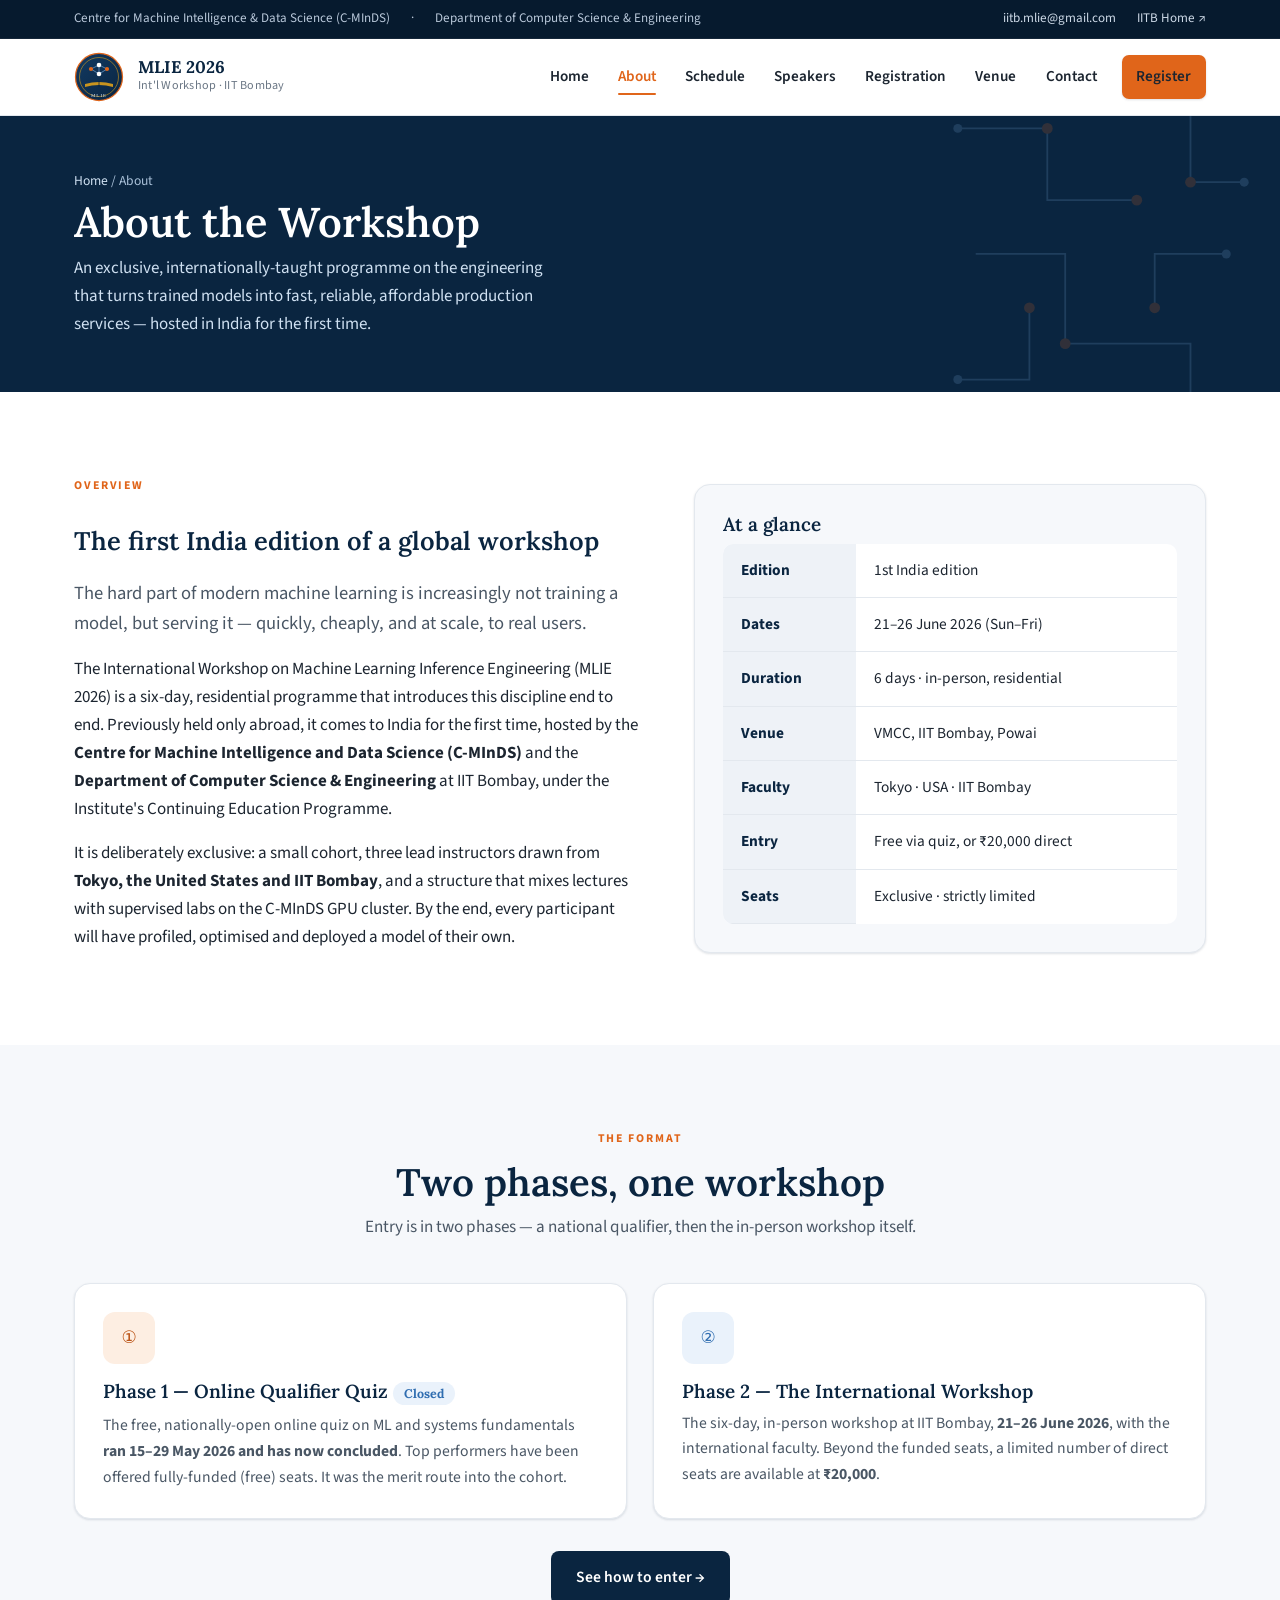
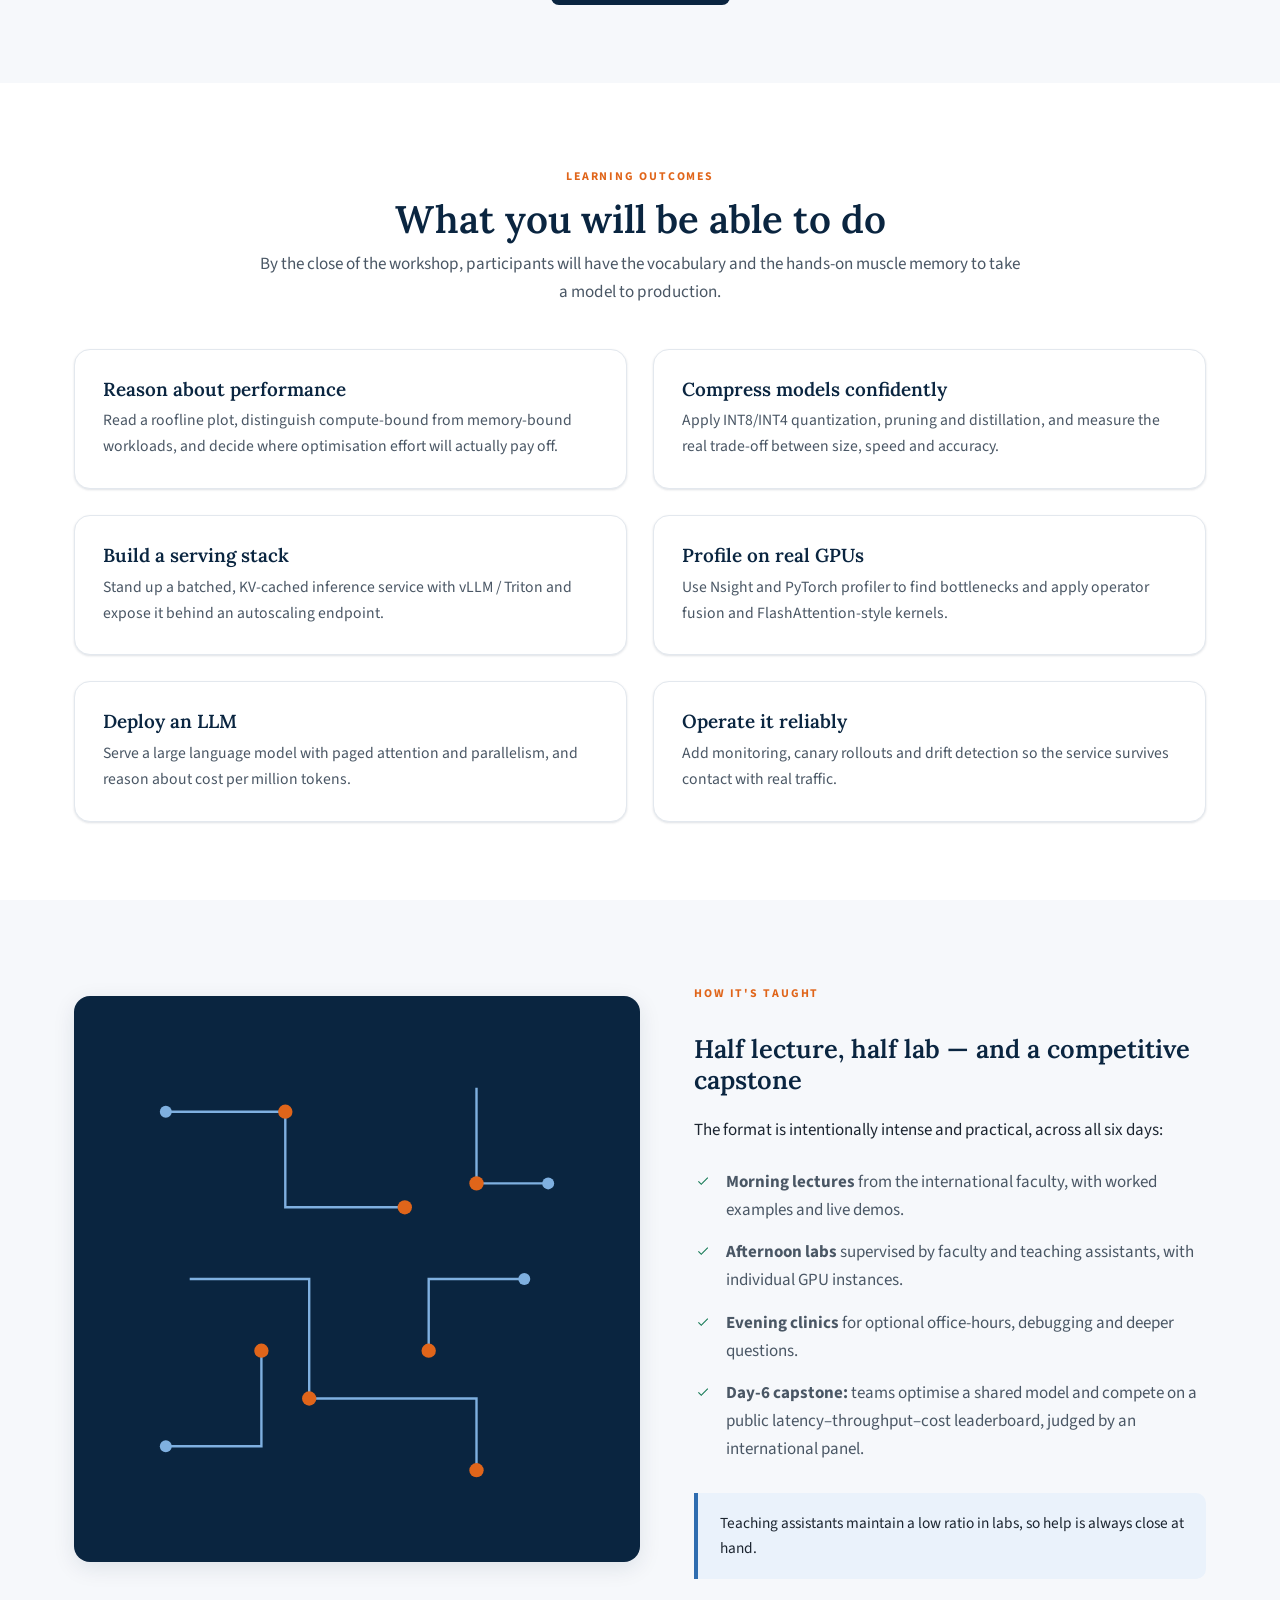
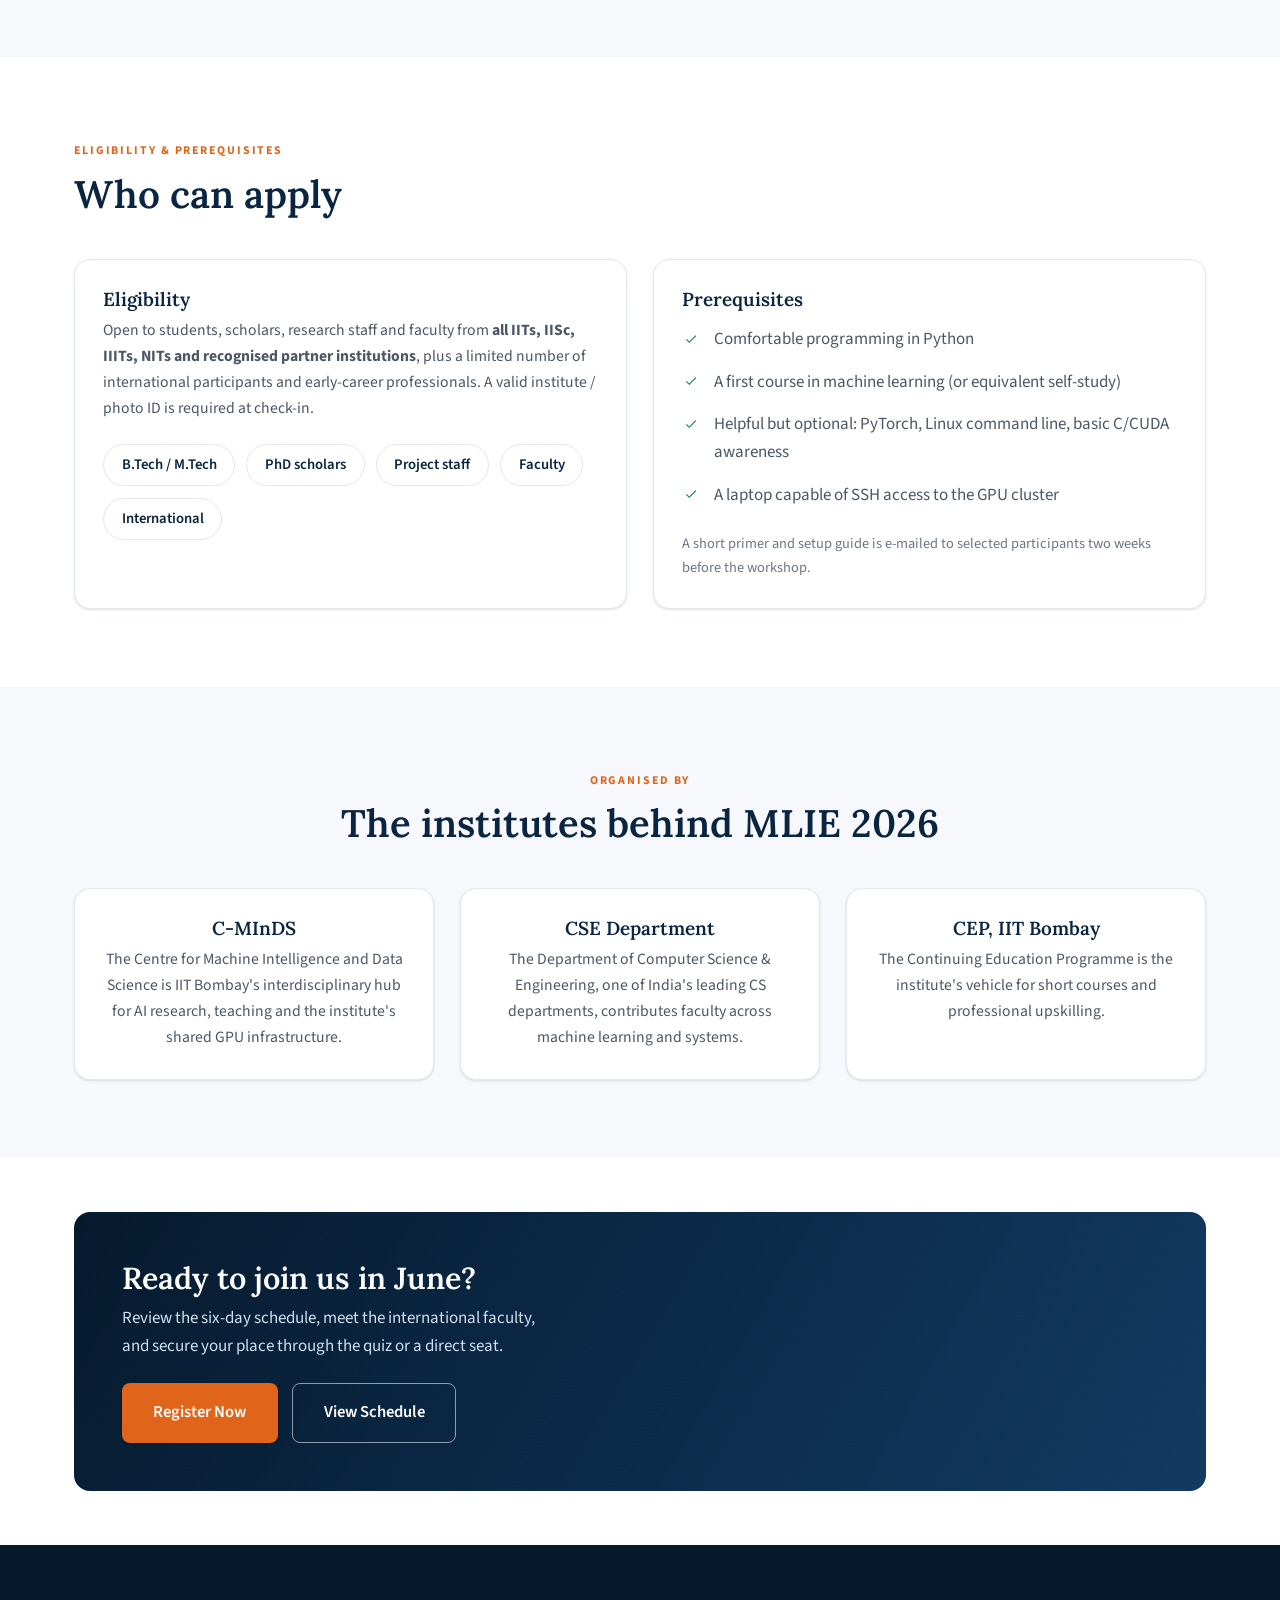
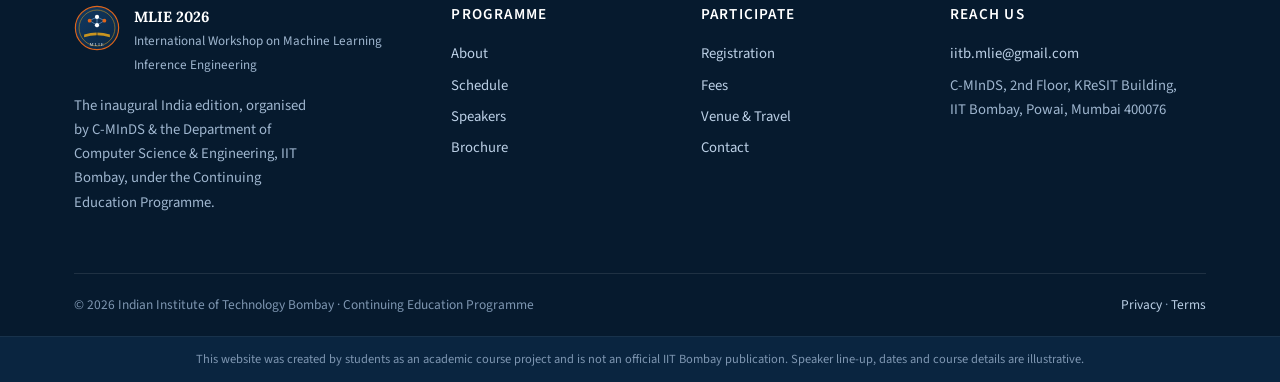
<file: about.html>
<!DOCTYPE html>
<html lang="en">
<head>
<meta charset="UTF-8" />
<meta name="viewport" content="width=device-width, initial-scale=1.0" />
<title>About · MLIE 2026 — International Workshop on ML Inference Engineering, IIT Bombay</title>
<meta name="description" content="The first India edition of the International Workshop on Machine Learning Inference Engineering — objectives, two-phase format, methodology and eligibility." />
<link rel="icon" href="assets/logo.svg" type="image/svg+xml" />
<link rel="preconnect" href="https://fonts.googleapis.com" />
<link rel="preconnect" href="https://fonts.gstatic.com" crossorigin />
<link href="https://fonts.googleapis.com/css2?family=Lora:wght@500;600;700&family=Source+Sans+3:wght@400;500;600;700&display=swap" rel="stylesheet" />
<link rel="stylesheet" href="css/style.css" />
</head>
<body>

<div class="topbar">
  <div class="container">
    <div class="topbar__left"><span>Centre for Machine Intelligence &amp; Data Science (C-MInDS)</span><span>·</span><span>Department of Computer Science &amp; Engineering</span></div>
    <div class="topbar__links"><a href="mailto:iitb.mlie@gmail.com">iitb.mlie@gmail.com</a><a href="https://www.iitb.ac.in" target="_blank" rel="noopener">IITB Home ↗</a></div>
  </div>
</div>

<header class="site-header">
  <div class="container">
    <nav class="nav">
      <a class="brand" href="index.html"><img src="assets/logo.svg" alt="MLIE 2026 emblem" /><span class="brand__text"><strong>MLIE&nbsp;2026</strong><span>Int'l Workshop · IIT Bombay</span></span></a>
      <button class="nav__toggle" aria-label="Toggle menu" aria-expanded="false" aria-controls="nav-menu"><span></span><span></span><span></span></button>
      <ul class="nav__menu" id="nav-menu">
        <li><a href="index.html">Home</a></li>
        <li><a href="about.html" class="active">About</a></li>
        <li><a href="schedule.html">Schedule</a></li>
        <li><a href="speakers.html">Speakers</a></li>
        <li><a href="registration.html">Registration</a></li>
        <li><a href="venue.html">Venue</a></li>
        <li><a href="contact.html">Contact</a></li>
        <li class="nav__cta"><a class="btn btn--primary" href="registration.html">Register</a></li>
      </ul>
    </nav>
  </div>
</header>

<section class="page-hero">
  <div class="container">
    <div class="crumb"><a href="index.html">Home</a> / About</div>
    <h1>About the Workshop</h1>
    <p>An exclusive, internationally-taught programme on the engineering that turns trained models into fast, reliable, affordable production services — hosted in India for the first time.</p>
  </div>
</section>

<!-- Overview -->
<section class="section">
  <div class="container">
    <div class="split">
      <div>
        <span class="eyebrow">Overview</span>
        <h2>The first India edition of a global workshop</h2>
        <p class="lead">The hard part of modern machine learning is increasingly not training a model, but serving it — quickly, cheaply, and at scale, to real users.</p>
        <p>The International Workshop on Machine Learning Inference Engineering (MLIE 2026) is a six-day, residential programme that introduces this discipline end to end. Previously held only abroad, it comes to India for the first time, hosted by the <strong>Centre for Machine Intelligence and Data Science (C-MInDS)</strong> and the <strong>Department of Computer Science &amp; Engineering</strong> at IIT Bombay, under the Institute's Continuing Education Programme.</p>
        <p>It is deliberately exclusive: a small cohort, three lead instructors drawn from <strong>Tokyo, the United States and IIT Bombay</strong>, and a structure that mixes lectures with supervised labs on the C-MInDS GPU cluster. By the end, every participant will have profiled, optimised and deployed a model of their own.</p>
      </div>
      <div>
        <div class="card" style="background:var(--paper-2)">
          <h3 style="margin-top:0">At a glance</h3>
          <table class="dates" style="border:0">
            <tr><th>Edition</th><td>1st India edition</td></tr>
            <tr><th>Dates</th><td>21–26 June 2026 (Sun–Fri)</td></tr>
            <tr><th>Duration</th><td>6 days · in-person, residential</td></tr>
            <tr><th>Venue</th><td>VMCC, IIT Bombay, Powai</td></tr>
            <tr><th>Faculty</th><td>Tokyo · USA · IIT Bombay</td></tr>
            <tr><th>Entry</th><td>Free via quiz, or ₹20,000 direct</td></tr>
            <tr><th>Seats</th><td>Exclusive · strictly limited</td></tr>
          </table>
        </div>
      </div>
    </div>
  </div>
</section>

<!-- Two-phase format -->
<section class="section section--alt">
  <div class="container">
    <div class="section-head center"><span class="eyebrow">The format</span><h2>Two phases, one workshop</h2><p>Entry is in two phases — a national qualifier, then the in-person workshop itself.</p></div>
    <div class="grid grid-2">
      <div class="card">
        <div class="ico" style="background:#fdeee2;color:var(--saffron-dk)">①</div>
        <h3>Phase 1 — Online Qualifier Quiz <span class="badge-soft">Closed</span></h3>
        <p>The free, nationally-open online quiz on ML and systems fundamentals <strong>ran 15–29 May 2026 and has now concluded</strong>. Top performers have been offered fully-funded (free) seats. It was the merit route into the cohort.</p>
      </div>
      <div class="card">
        <div class="ico"><span style="color:var(--steel)">②</span></div>
        <h3>Phase 2 — The International Workshop</h3>
        <p>The six-day, in-person workshop at IIT Bombay, <strong>21–26 June 2026</strong>, with the international faculty. Beyond the funded seats, a limited number of direct seats are available at <strong>₹20,000</strong>.</p>
      </div>
    </div>
    <div class="text-center mt-3"><a class="btn btn--navy" href="registration.html">See how to enter →</a></div>
  </div>
</section>

<!-- Objectives -->
<section class="section">
  <div class="container">
    <div class="section-head center"><span class="eyebrow">Learning outcomes</span><h2>What you will be able to do</h2><p>By the close of the workshop, participants will have the vocabulary and the hands-on muscle memory to take a model to production.</p></div>
    <div class="grid grid-2">
      <div class="card"><h3>Reason about performance</h3><p>Read a roofline plot, distinguish compute-bound from memory-bound workloads, and decide where optimisation effort will actually pay off.</p></div>
      <div class="card"><h3>Compress models confidently</h3><p>Apply INT8/INT4 quantization, pruning and distillation, and measure the real trade-off between size, speed and accuracy.</p></div>
      <div class="card"><h3>Build a serving stack</h3><p>Stand up a batched, KV-cached inference service with vLLM / Triton and expose it behind an autoscaling endpoint.</p></div>
      <div class="card"><h3>Profile on real GPUs</h3><p>Use Nsight and PyTorch profiler to find bottlenecks and apply operator fusion and FlashAttention-style kernels.</p></div>
      <div class="card"><h3>Deploy an LLM</h3><p>Serve a large language model with paged attention and parallelism, and reason about cost per million tokens.</p></div>
      <div class="card"><h3>Operate it reliably</h3><p>Add monitoring, canary rollouts and drift detection so the service survives contact with real traffic.</p></div>
    </div>
  </div>
</section>

<!-- Methodology -->
<section class="section section--alt">
  <div class="container">
    <div class="split">
      <div class="split__media">
        <img src="assets/circuit.svg" alt="" style="background:var(--navy);border-radius:16px;padding:44px;box-shadow:var(--shadow)" />
      </div>
      <div>
        <span class="eyebrow">How it's taught</span>
        <h2>Half lecture, half lab — and a competitive capstone</h2>
        <p>The format is intentionally intense and practical, across all six days:</p>
        <ul class="checklist">
          <li><strong>Morning lectures</strong> from the international faculty, with worked examples and live demos.</li>
          <li><strong>Afternoon labs</strong> supervised by faculty and teaching assistants, with individual GPU instances.</li>
          <li><strong>Evening clinics</strong> for optional office-hours, debugging and deeper questions.</li>
          <li><strong>Day-6 capstone:</strong> teams optimise a shared model and compete on a public latency–throughput–cost leaderboard, judged by an international panel.</li>
        </ul>
        <div class="callout info mt-2"><p>Teaching assistants maintain a low ratio in labs, so help is always close at hand.</p></div>
      </div>
    </div>
  </div>
</section>

<!-- Eligibility -->
<section class="section">
  <div class="container">
    <div class="section-head"><span class="eyebrow">Eligibility &amp; prerequisites</span><h2>Who can apply</h2></div>
    <div class="grid grid-2">
      <div class="card">
        <h3>Eligibility</h3>
        <p>Open to students, scholars, research staff and faculty from <strong>all IITs, IISc, IIITs, NITs and recognised partner institutions</strong>, plus a limited number of international participants and early-career professionals. A valid institute / photo ID is required at check-in.</p>
        <div class="pills mt-2">
          <span class="pill">B.Tech / M.Tech</span><span class="pill">PhD scholars</span><span class="pill">Project staff</span><span class="pill">Faculty</span><span class="pill">International</span>
        </div>
      </div>
      <div class="card">
        <h3>Prerequisites</h3>
        <ul class="checklist" style="margin:0">
          <li>Comfortable programming in Python</li>
          <li>A first course in machine learning (or equivalent self-study)</li>
          <li>Helpful but optional: PyTorch, Linux command line, basic C/CUDA awareness</li>
          <li>A laptop capable of SSH access to the GPU cluster</li>
        </ul>
        <p style="margin-top:1rem;color:var(--muted);font-size:.9rem">A short primer and setup guide is e-mailed to selected participants two weeks before the workshop.</p>
      </div>
    </div>
  </div>
</section>

<!-- Organising bodies -->
<section class="section section--alt">
  <div class="container">
    <div class="section-head center"><span class="eyebrow">Organised by</span><h2>The institutes behind MLIE 2026</h2></div>
    <div class="grid grid-3">
      <div class="card text-center"><h3>C-MInDS</h3><p>The Centre for Machine Intelligence and Data Science is IIT Bombay's interdisciplinary hub for AI research, teaching and the institute's shared GPU infrastructure.</p></div>
      <div class="card text-center"><h3>CSE Department</h3><p>The Department of Computer Science &amp; Engineering, one of India's leading CS departments, contributes faculty across machine learning and systems.</p></div>
      <div class="card text-center"><h3>CEP, IIT Bombay</h3><p>The Continuing Education Programme is the institute's vehicle for short courses and professional upskilling.</p></div>
    </div>
  </div>
</section>

<section class="section section--tight">
  <div class="container">
    <div class="cta-band">
      <h2>Ready to join us in June?</h2>
      <p>Review the six-day schedule, meet the international faculty, and secure your place through the quiz or a direct seat.</p>
      <div class="actions">
        <a class="btn btn--primary btn--lg" href="registration.html">Register Now</a>
        <a class="btn btn--ghost btn--lg" href="schedule.html">View Schedule</a>
      </div>
    </div>
  </div>
</section>

<footer class="site-footer">
  <div class="container">
    <div class="footer-grid">
      <div><div class="footer-brand"><img src="assets/logo.svg" alt="MLIE 2026" /><div><strong>MLIE 2026</strong><span>International Workshop on Machine Learning Inference Engineering</span></div></div><p style="max-width:34ch">The inaugural India edition, organised by C-MInDS &amp; the Department of Computer Science &amp; Engineering, IIT Bombay, under the Continuing Education Programme.</p></div>
      <div><h4>Programme</h4><a href="about.html">About</a><a href="schedule.html">Schedule</a><a href="speakers.html">Speakers</a><a href="brochure.html">Brochure</a></div>
      <div><h4>Participate</h4><a href="registration.html">Registration</a><a href="registration.html#fees">Fees</a><a href="venue.html">Venue &amp; Travel</a><a href="contact.html">Contact</a></div>
      <div><h4>Reach us</h4><a href="mailto:iitb.mlie@gmail.com">iitb.mlie@gmail.com</a><span style="color:#9fb6cf;display:block;padding:.22rem 0">C-MInDS, 2nd Floor, KReSIT Building,<br>IIT Bombay, Powai, Mumbai 400076</span></div>
    </div>
    <div class="footer-bottom"><span>© <span id="yr">2026</span> Indian Institute of Technology Bombay · Continuing Education Programme</span><span><a href="#" style="display:inline">Privacy</a> · <a href="#" style="display:inline">Terms</a></span></div>
  </div>
  <div class="footer-disclaimer">This website was created by students as an academic course project and is not an official IIT Bombay publication. Speaker line-up, dates and course details are illustrative.</div>
</footer>

<script src="js/main.js"></script>
</body>
</html>
</file>
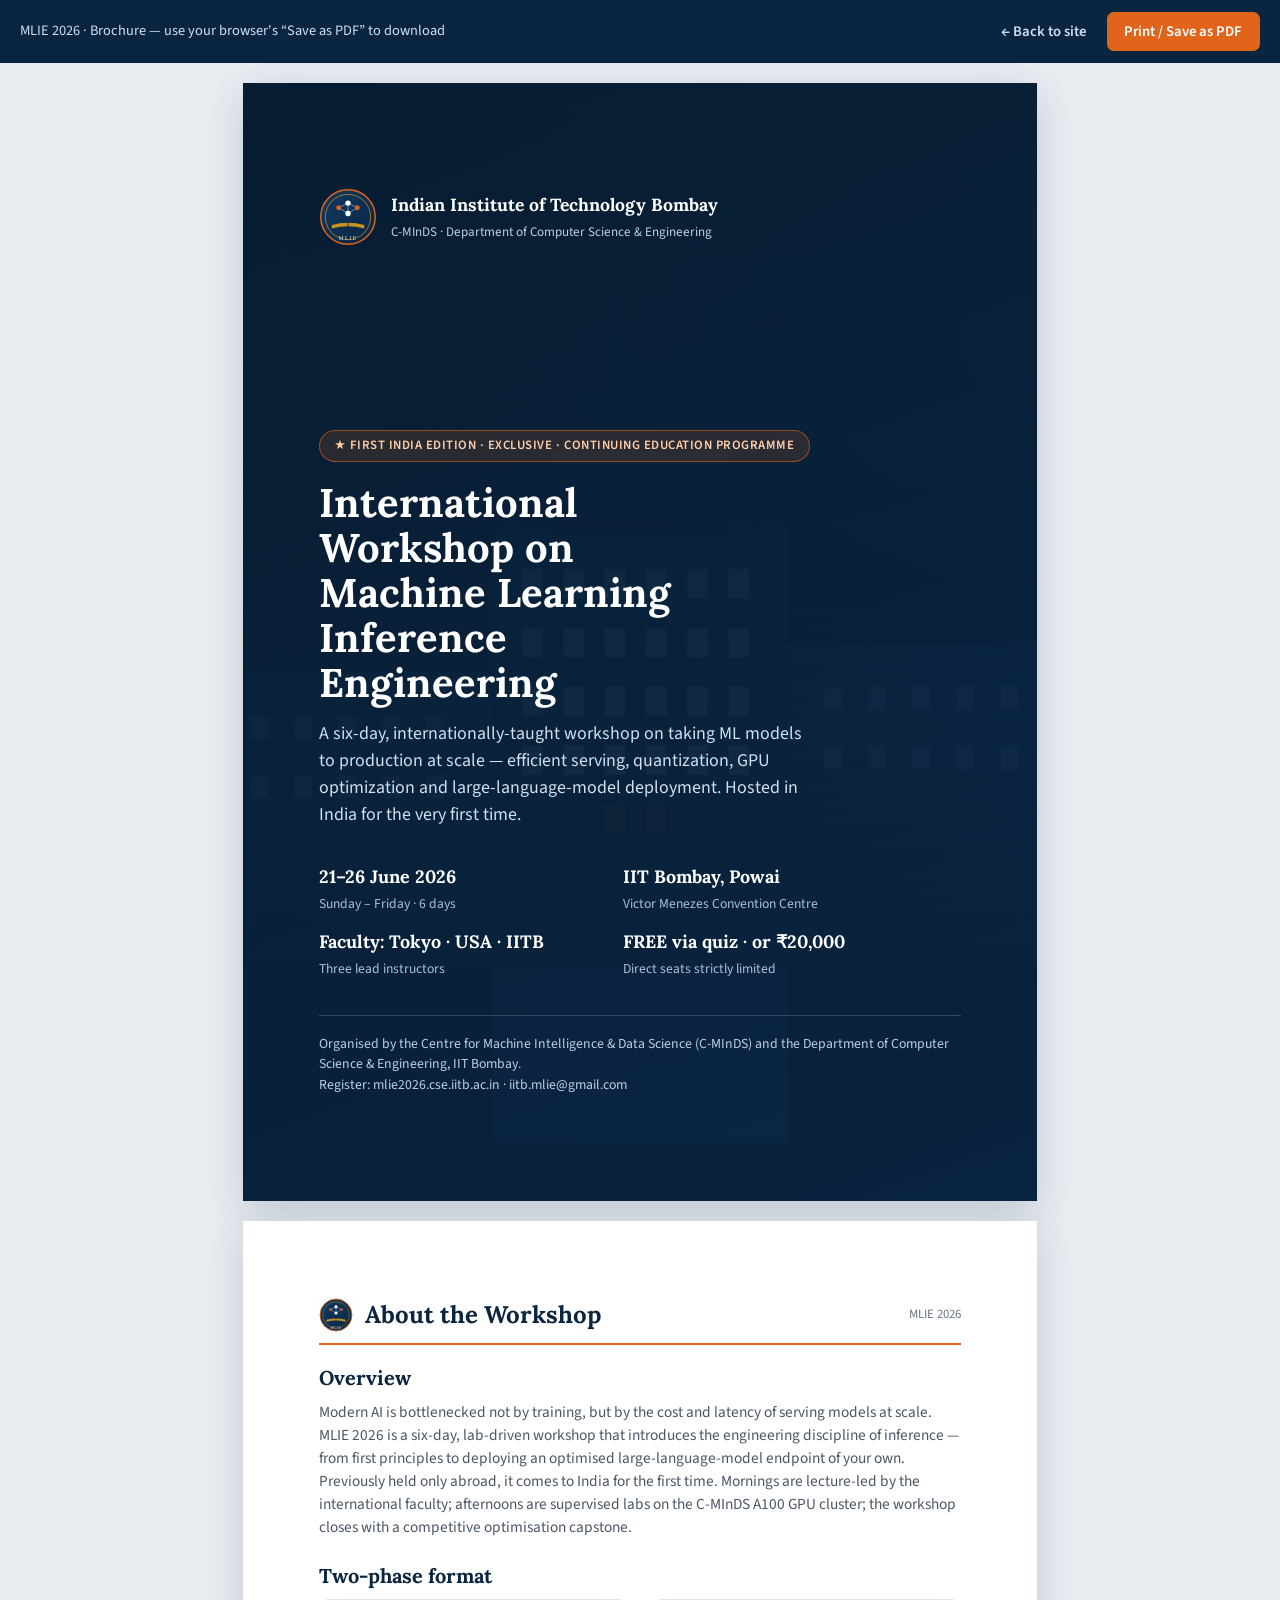
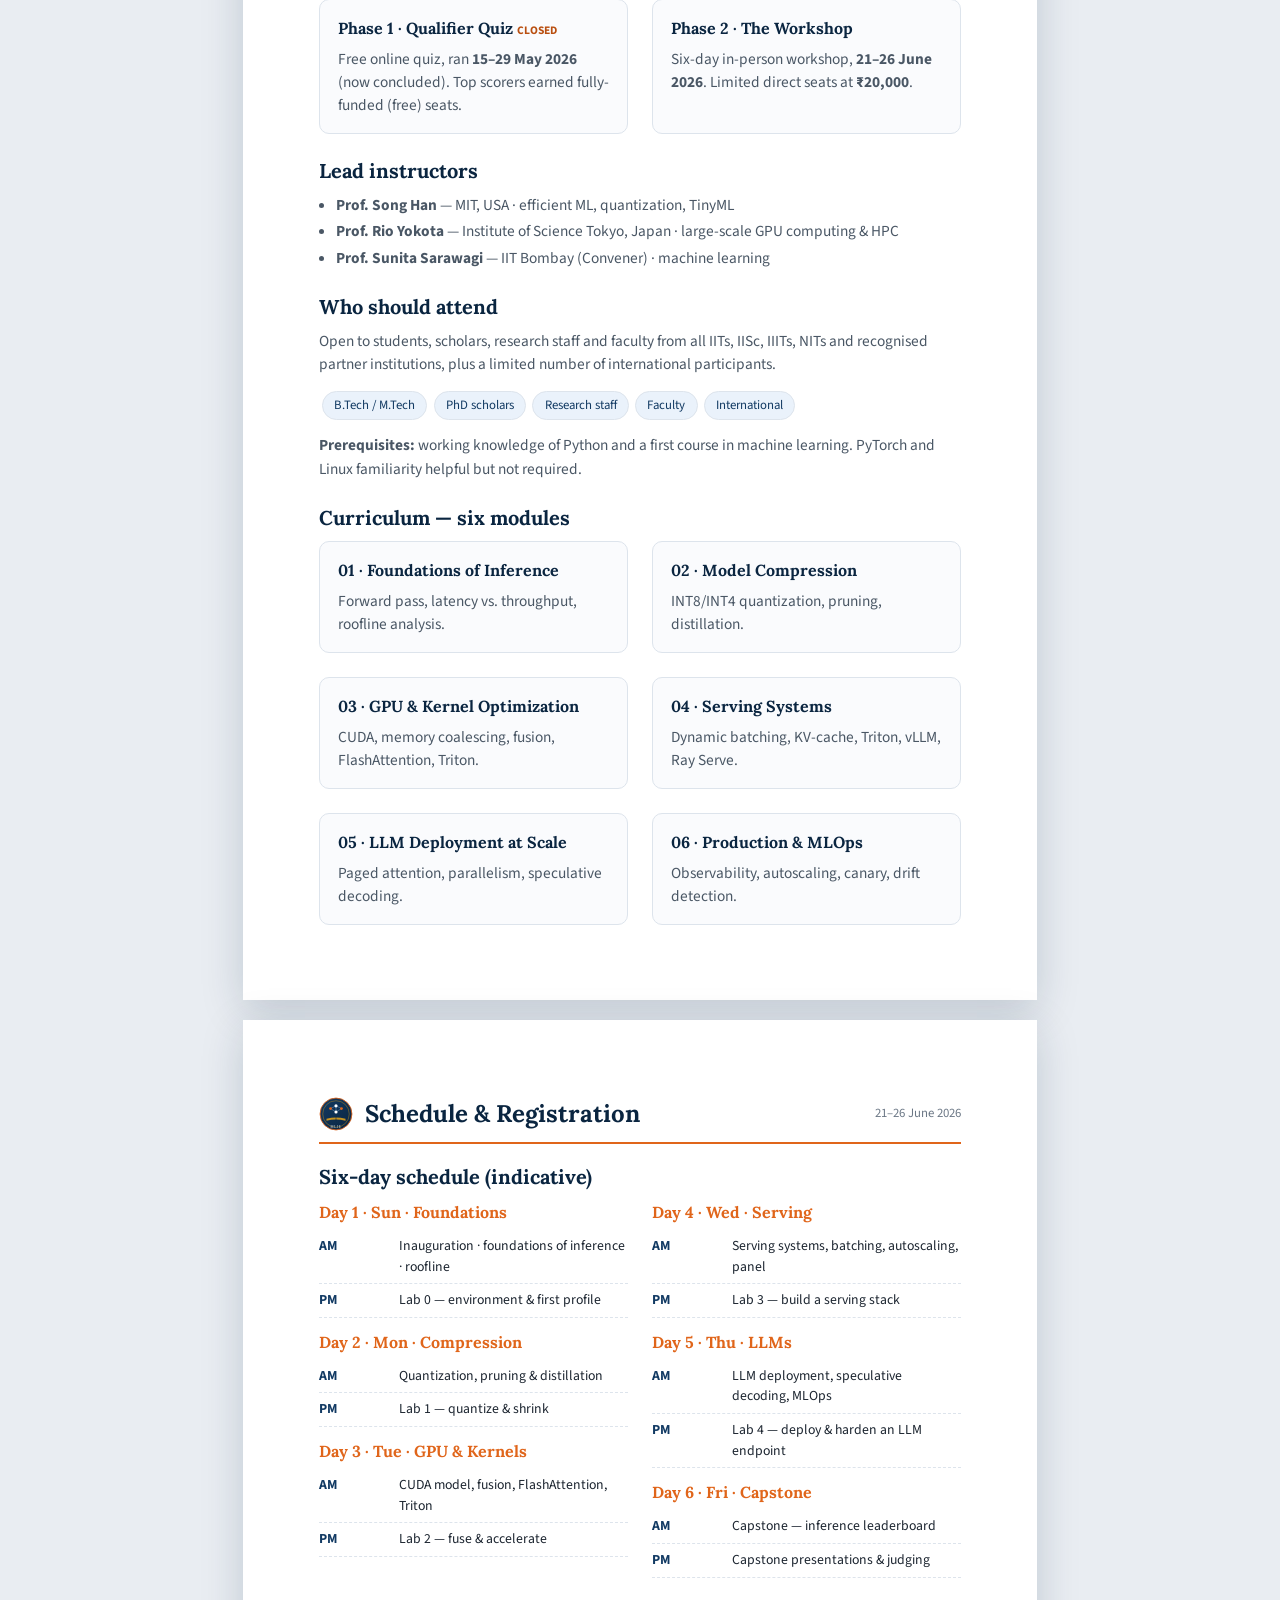
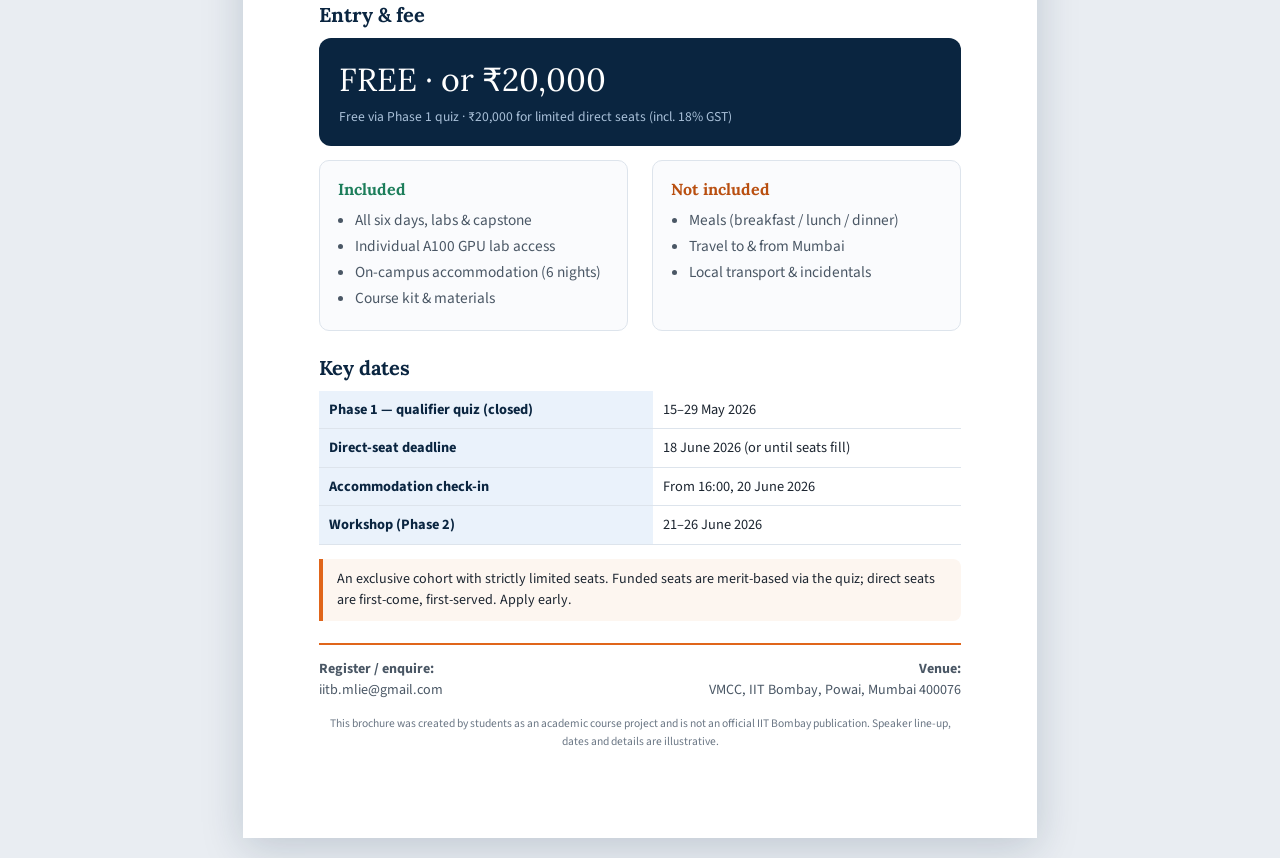
<file: brochure.html>
<!DOCTYPE html>
<html lang="en">
<head>
<meta charset="UTF-8" />
<meta name="viewport" content="width=device-width, initial-scale=1.0" />
<title>Brochure · MLIE 2026 — International Workshop on ML Inference Engineering, IIT Bombay</title>
<meta name="description" content="Printable brochure for MLIE 2026 at IIT Bombay, 21–26 June 2026 — first India edition, international faculty, two-phase entry." />
<link rel="icon" href="assets/logo.svg" type="image/svg+xml" />
<link rel="preconnect" href="https://fonts.googleapis.com" />
<link rel="preconnect" href="https://fonts.gstatic.com" crossorigin />
<link href="https://fonts.googleapis.com/css2?family=Lora:wght@500;600;700&family=Source+Sans+3:wght@400;500;600;700&display=swap" rel="stylesheet" />
<style>
  :root{--navy:#0a2540;--navy7:#123a63;--saffron:#e0651a;--gold:#c8941f;--ink:#1c2530;--slate:#4a5765;--muted:#6b7785;--line:#dde4ec;--sky:#eaf2fb;}
  *{box-sizing:border-box}
  body{margin:0;background:#e9edf2;font-family:"Source Sans 3",system-ui,Arial,sans-serif;color:var(--ink);line-height:1.5;}
  h1,h2,h3,h4{font-family:"Lora",Georgia,serif;color:var(--navy);margin:0;}
  a{color:var(--navy7);}
  .toolbar{position:sticky;top:0;background:var(--navy);color:#fff;display:flex;justify-content:space-between;align-items:center;padding:12px 20px;z-index:5;}
  .toolbar span{font-size:.9rem;color:#cfe0f1}
  .toolbar a,.toolbar button{font-family:inherit;font-size:.92rem;font-weight:600;border:0;border-radius:7px;padding:.55rem 1.1rem;cursor:pointer;text-decoration:none;}
  .btn-print{background:var(--saffron);color:#fff}
  .btn-back{background:transparent;color:#cfe0f1;border:1px solid rgba(255,255,255,.4)}
  .sheet{width:210mm;min-height:296mm;margin:20px auto;background:#fff;box-shadow:0 10px 40px rgba(10,37,64,.18);padding:0;overflow:hidden;}

  /* Cover */
  .cover{position:relative;color:#fff;background:var(--navy);min-height:296mm;display:flex;flex-direction:column;}
  .cover__bg{position:absolute;inset:0;opacity:.5}
  .cover__bg object,.cover__bg img{width:100%;height:100%;object-fit:cover}
  .cover__inner{position:relative;z-index:2;padding:28mm 20mm;display:flex;flex-direction:column;height:100%;flex:1;background:linear-gradient(160deg,rgba(6,26,46,.86),rgba(10,37,64,.62));}
  .cover__top{display:flex;align-items:center;gap:14px;}
  .cover__top img{width:58px;height:58px}
  .cover__top b{display:block;font-family:"Lora",serif;font-size:1.1rem}
  .cover__top span{font-size:.82rem;color:#bcd0e6}
  .cover__mid{margin-top:auto}
  .cover .kicker{display:inline-block;border:1px solid rgba(224,101,26,.6);background:rgba(224,101,26,.16);color:#ffcfa8;padding:.35rem .9rem;border-radius:999px;font-size:.8rem;font-weight:600;letter-spacing:.04em;margin-bottom:1.2rem}
  .cover h1{color:#fff;font-size:2.5rem;line-height:1.12;max-width:17ch;margin-bottom:1rem}
  .cover .sub{font-size:1.12rem;color:#cfe0f1;max-width:54ch}
  .cover__facts{display:grid;grid-template-columns:1fr 1fr;gap:14px 28px;margin-top:2.2rem;max-width:580px}
  .cover__facts .f b{display:block;color:#fff;font-family:"Lora",serif;font-size:1.12rem}
  .cover__facts .f span{font-size:.85rem;color:#a9c0d8}
  .cover__org{margin-top:2.2rem;font-size:.86rem;color:#bcd0e6;border-top:1px solid rgba(255,255,255,.18);padding-top:1.1rem}

  /* Content pages */
  .page{padding:20mm}
  .ph{display:flex;align-items:center;gap:12px;border-bottom:2px solid var(--saffron);padding-bottom:10px;margin-bottom:18px}
  .ph img{width:34px;height:34px}
  .ph b{font-family:"Lora",serif;font-size:1.5rem;color:var(--navy)}
  .ph span{margin-left:auto;font-size:.8rem;color:var(--muted)}
  h2.sec{font-size:1.25rem;margin:22px 0 8px;color:var(--navy)}
  h2.sec:first-of-type{margin-top:0}
  p{margin:0 0 .8rem;color:var(--slate);font-size:.96rem}
  ul{margin:0 0 1rem;padding-left:1.1rem;color:var(--slate);font-size:.96rem}
  li{margin:.2rem 0}
  .two{display:grid;grid-template-columns:1fr 1fr;gap:24px}
  .box{border:1px solid var(--line);border-radius:10px;padding:16px 18px;background:#fafbfd}
  .box h3{font-size:1rem;margin-bottom:.5rem}
  table{width:100%;border-collapse:collapse;font-size:.9rem}
  th,td{text-align:left;padding:8px 10px;border-bottom:1px solid var(--line)}
  th{background:var(--sky);color:var(--navy);font-family:"Source Sans 3",sans-serif}
  .fee{background:var(--navy);color:#fff;border-radius:12px;padding:18px 20px;display:flex;justify-content:space-between;align-items:center}
  .fee .amt{font-family:"Lora",serif;font-size:2rem}
  .fee small{color:#a9c0d8;font-size:.85rem}
  .pill{display:inline-block;background:var(--sky);color:var(--navy7);border:1px solid var(--line);border-radius:999px;padding:.25rem .7rem;font-size:.8rem;margin:.15rem .2rem 0}
  .note{border-left:4px solid var(--saffron);background:#fdf6f0;padding:10px 14px;border-radius:0 8px 8px 0;font-size:.88rem;color:var(--ink)}
  .schedrow{display:grid;grid-template-columns:70px 1fr;gap:10px;padding:6px 0;border-bottom:1px dashed var(--line);font-size:.86rem}
  .schedrow b{color:var(--navy7)}
  .daycol h3{font-size:1rem;color:var(--saffron);margin-bottom:6px}
  .contact-foot{margin-top:22px;border-top:2px solid var(--saffron);padding-top:14px;display:flex;justify-content:space-between;flex-wrap:wrap;gap:10px;font-size:.88rem;color:var(--slate)}
  .disc{font-size:.72rem;color:var(--muted);text-align:center;margin-top:14px}

  @media (max-width:800px){.sheet{width:100%;margin:0}.cover h1{font-size:2rem}.two{grid-template-columns:1fr}}
  @media print{
    @page{size:A4;margin:0}
    body{background:#fff}
    .toolbar{display:none}
    .sheet{width:auto;min-height:auto;margin:0;box-shadow:none;page-break-after:always}
    .cover{min-height:297mm}
  }
</style>
</head>
<body>

<div class="toolbar">
  <span>MLIE 2026 · Brochure — use your browser's “Save as PDF” to download</span>
  <div>
    <a class="btn-back" href="index.html">← Back to site</a>
    <button class="btn-print" onclick="window.print()">Print / Save as PDF</button>
  </div>
</div>

<!-- ===== PAGE 1 — COVER ===== -->
<div class="sheet">
  <div class="cover">
    <div class="cover__bg"><object data="assets/hero.svg" type="image/svg+xml" aria-hidden="true" style="pointer-events:none"></object></div>
    <div class="cover__inner">
      <div class="cover__top">
        <img src="assets/logo.svg" alt="MLIE 2026" />
        <div><b>Indian Institute of Technology Bombay</b><span>C-MInDS · Department of Computer Science &amp; Engineering</span></div>
      </div>
      <div class="cover__mid">
        <span class="kicker">★ FIRST INDIA EDITION · EXCLUSIVE · CONTINUING EDUCATION PROGRAMME</span>
        <h1>International Workshop on Machine Learning Inference Engineering</h1>
        <p class="sub">A six-day, internationally-taught workshop on taking ML models to production at scale — efficient serving, quantization, GPU optimization and large-language-model deployment. Hosted in India for the very first time.</p>
        <div class="cover__facts">
          <div class="f"><b>21–26 June 2026</b><span>Sunday – Friday · 6 days</span></div>
          <div class="f"><b>IIT Bombay, Powai</b><span>Victor Menezes Convention Centre</span></div>
          <div class="f"><b>Faculty: Tokyo · USA · IITB</b><span>Three lead instructors</span></div>
          <div class="f"><b>FREE via quiz · or ₹20,000</b><span>Direct seats strictly limited</span></div>
        </div>
        <div class="cover__org">
          Organised by the Centre for Machine Intelligence &amp; Data Science (C-MInDS) and the Department of Computer Science &amp; Engineering, IIT Bombay.<br>
          Register: mlie2026.cse.iitb.ac.in · iitb.mlie@gmail.com
        </div>
      </div>
    </div>
  </div>
</div>

<!-- ===== PAGE 2 — ABOUT, FORMAT & FACULTY ===== -->
<div class="sheet">
  <div class="page">
    <div class="ph"><img src="assets/logo.svg" alt="" /><b>About the Workshop</b><span>MLIE 2026</span></div>

    <h2 class="sec">Overview</h2>
    <p>Modern AI is bottlenecked not by training, but by the cost and latency of serving models at scale. MLIE 2026 is a six-day, lab-driven workshop that introduces the engineering discipline of inference — from first principles to deploying an optimised large-language-model endpoint of your own. Previously held only abroad, it comes to India for the first time. Mornings are lecture-led by the international faculty; afternoons are supervised labs on the C-MInDS A100 GPU cluster; the workshop closes with a competitive optimisation capstone.</p>

    <h2 class="sec">Two-phase format</h2>
    <div class="two">
      <div class="box"><h3>Phase 1 · Qualifier Quiz <span style="font-size:.72rem;color:#b94f10;font-family:'Source Sans 3',sans-serif">CLOSED</span></h3><p style="margin:0">Free online quiz, ran <strong>15–29 May 2026</strong> (now concluded). Top scorers earned fully-funded (free) seats.</p></div>
      <div class="box"><h3>Phase 2 · The Workshop</h3><p style="margin:0">Six-day in-person workshop, <strong>21–26 June 2026</strong>. Limited direct seats at <strong>₹20,000</strong>.</p></div>
    </div>

    <h2 class="sec">Lead instructors</h2>
    <ul>
      <li><strong>Prof. Song Han</strong> — MIT, USA · efficient ML, quantization, TinyML</li>
      <li><strong>Prof. Rio Yokota</strong> — Institute of Science Tokyo, Japan · large-scale GPU computing &amp; HPC</li>
      <li><strong>Prof. Sunita Sarawagi</strong> — IIT Bombay (Convener) · machine learning</li>
    </ul>

    <h2 class="sec">Who should attend</h2>
    <p>Open to students, scholars, research staff and faculty from all IITs, IISc, IIITs, NITs and recognised partner institutions, plus a limited number of international participants.</p>
    <div>
      <span class="pill">B.Tech / M.Tech</span><span class="pill">PhD scholars</span><span class="pill">Research staff</span><span class="pill">Faculty</span><span class="pill">International</span>
    </div>
    <p style="margin-top:.9rem"><strong>Prerequisites:</strong> working knowledge of Python and a first course in machine learning. PyTorch and Linux familiarity helpful but not required.</p>

    <h2 class="sec">Curriculum — six modules</h2>
    <div class="two">
      <div class="box"><h3>01 · Foundations of Inference</h3><p style="margin:0">Forward pass, latency vs. throughput, roofline analysis.</p></div>
      <div class="box"><h3>02 · Model Compression</h3><p style="margin:0">INT8/INT4 quantization, pruning, distillation.</p></div>
      <div class="box"><h3>03 · GPU &amp; Kernel Optimization</h3><p style="margin:0">CUDA, memory coalescing, fusion, FlashAttention, Triton.</p></div>
      <div class="box"><h3>04 · Serving Systems</h3><p style="margin:0">Dynamic batching, KV-cache, Triton, vLLM, Ray Serve.</p></div>
      <div class="box"><h3>05 · LLM Deployment at Scale</h3><p style="margin:0">Paged attention, parallelism, speculative decoding.</p></div>
      <div class="box"><h3>06 · Production &amp; MLOps</h3><p style="margin:0">Observability, autoscaling, canary, drift detection.</p></div>
    </div>
  </div>
</div>

<!-- ===== PAGE 3 — SCHEDULE & FEES ===== -->
<div class="sheet">
  <div class="page">
    <div class="ph"><img src="assets/logo.svg" alt="" /><b>Schedule &amp; Registration</b><span>21–26 June 2026</span></div>

    <h2 class="sec">Six-day schedule (indicative)</h2>
    <div class="two">
      <div class="daycol">
        <h3>Day 1 · Sun · Foundations</h3>
        <div class="schedrow"><b>AM</b><span>Inauguration · foundations of inference · roofline</span></div>
        <div class="schedrow"><b>PM</b><span>Lab 0 — environment &amp; first profile</span></div>
        <h3 style="margin-top:12px">Day 2 · Mon · Compression</h3>
        <div class="schedrow"><b>AM</b><span>Quantization, pruning &amp; distillation</span></div>
        <div class="schedrow"><b>PM</b><span>Lab 1 — quantize &amp; shrink</span></div>
        <h3 style="margin-top:12px">Day 3 · Tue · GPU &amp; Kernels</h3>
        <div class="schedrow"><b>AM</b><span>CUDA model, fusion, FlashAttention, Triton</span></div>
        <div class="schedrow"><b>PM</b><span>Lab 2 — fuse &amp; accelerate</span></div>
      </div>
      <div class="daycol">
        <h3>Day 4 · Wed · Serving</h3>
        <div class="schedrow"><b>AM</b><span>Serving systems, batching, autoscaling, panel</span></div>
        <div class="schedrow"><b>PM</b><span>Lab 3 — build a serving stack</span></div>
        <h3 style="margin-top:12px">Day 5 · Thu · LLMs</h3>
        <div class="schedrow"><b>AM</b><span>LLM deployment, speculative decoding, MLOps</span></div>
        <div class="schedrow"><b>PM</b><span>Lab 4 — deploy &amp; harden an LLM endpoint</span></div>
        <h3 style="margin-top:12px">Day 6 · Fri · Capstone</h3>
        <div class="schedrow"><b>AM</b><span>Capstone — inference leaderboard</span></div>
        <div class="schedrow"><b>PM</b><span>Capstone presentations &amp; judging</span></div>
      </div>
    </div>

    <h2 class="sec">Entry &amp; fee</h2>
    <div class="fee">
      <div><div class="amt">FREE · or ₹20,000</div><small>Free via Phase 1 quiz · ₹20,000 for limited direct seats (incl. 18% GST)</small></div>
    </div>
    <div class="two" style="margin-top:14px">
      <div class="box"><h3 style="color:#1c7d5a">Included</h3><ul style="margin:0"><li>All six days, labs &amp; capstone</li><li>Individual A100 GPU lab access</li><li>On-campus accommodation (6 nights)</li><li>Course kit &amp; materials</li></ul></div>
      <div class="box"><h3 style="color:#b94f10">Not included</h3><ul style="margin:0"><li>Meals (breakfast / lunch / dinner)</li><li>Travel to &amp; from Mumbai</li><li>Local transport &amp; incidentals</li></ul></div>
    </div>

    <h2 class="sec">Key dates</h2>
    <table>
      <tr><th>Phase 1 — qualifier quiz (closed)</th><td>15–29 May 2026</td></tr>
      <tr><th>Direct-seat deadline</th><td>18 June 2026 (or until seats fill)</td></tr>
      <tr><th>Accommodation check-in</th><td>From 16:00, 20 June 2026</td></tr>
      <tr><th>Workshop (Phase 2)</th><td>21–26 June 2026</td></tr>
    </table>

    <div class="note" style="margin-top:14px">An exclusive cohort with strictly limited seats. Funded seats are merit-based via the quiz; direct seats are first-come, first-served. Apply early.</div>

    <div class="contact-foot">
      <div><strong>Register / enquire:</strong><br>iitb.mlie@gmail.com</div>
      <div style="text-align:right"><strong>Venue:</strong><br>VMCC, IIT Bombay, Powai, Mumbai 400076</div>
    </div>
    <p class="disc">This brochure was created by students as an academic course project and is not an official IIT Bombay publication. Speaker line-up, dates and details are illustrative.</p>
  </div>
</div>

</body>
</html>
</file>
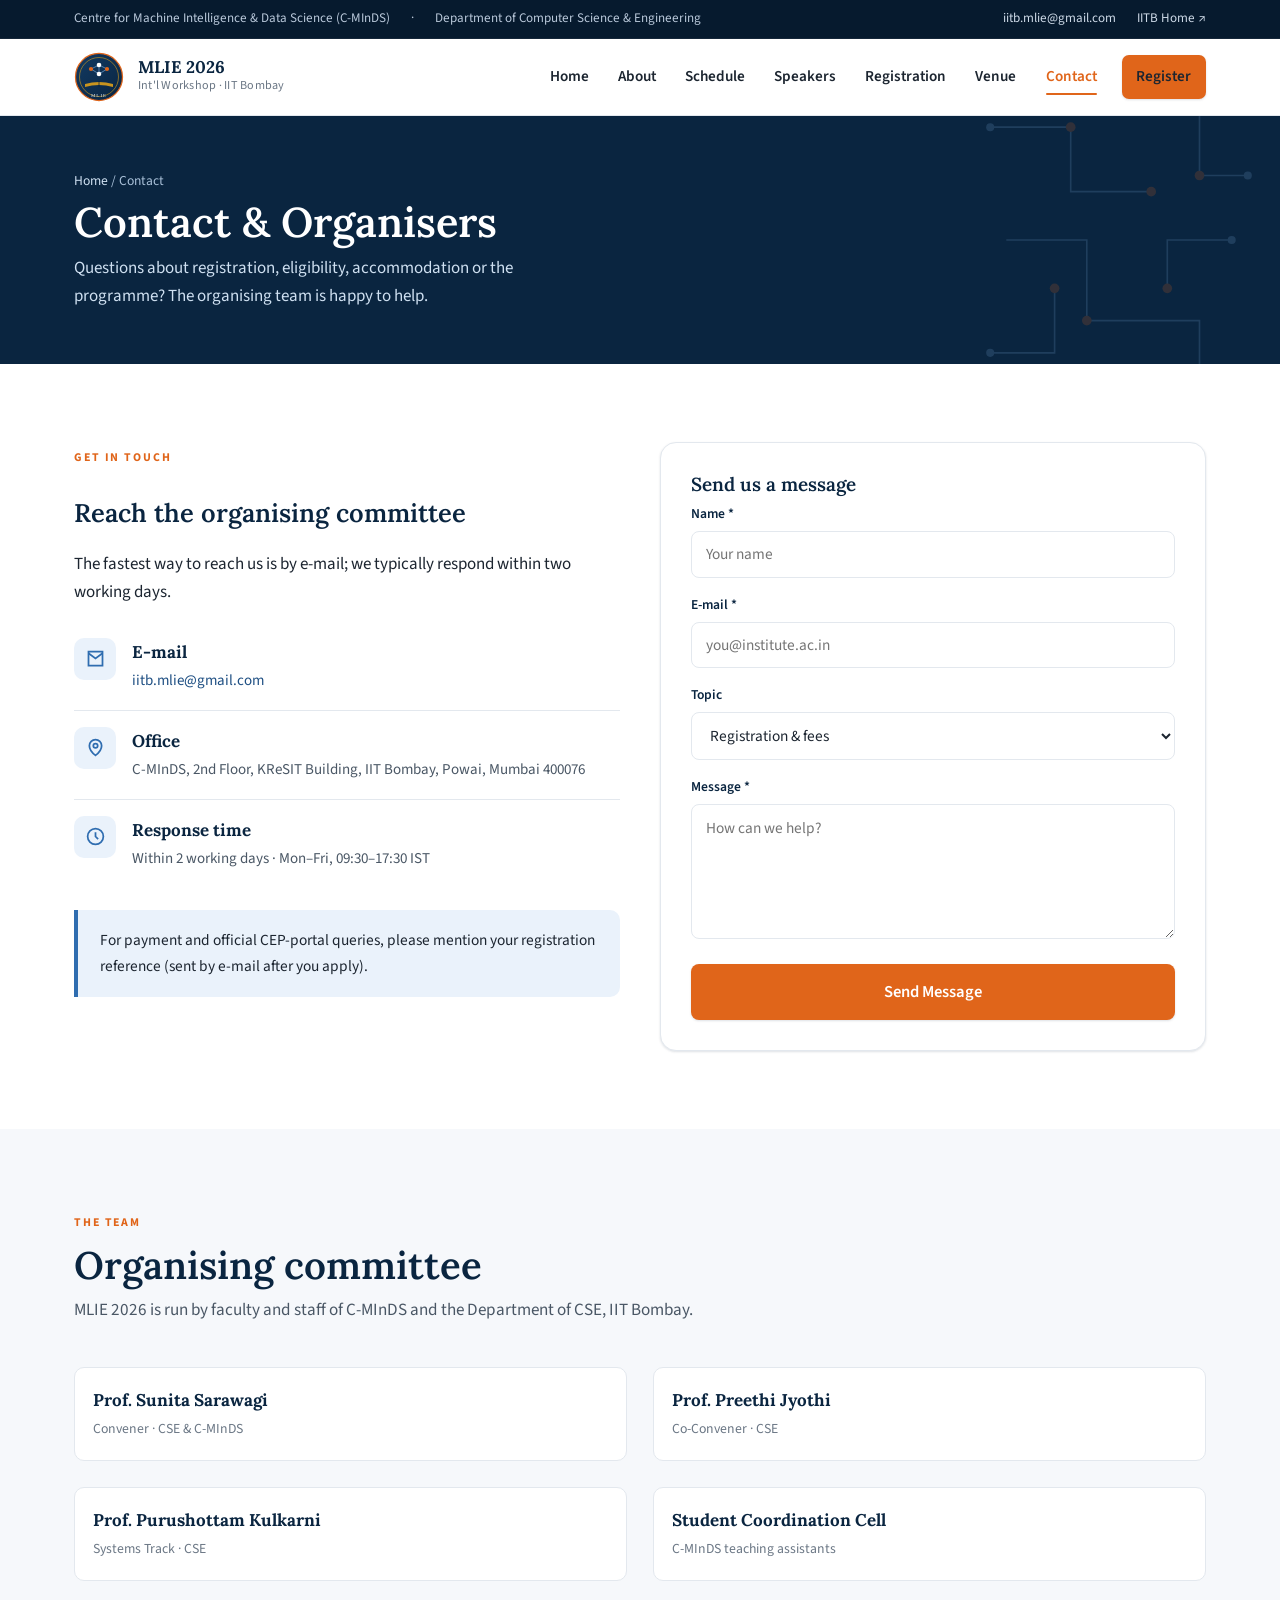
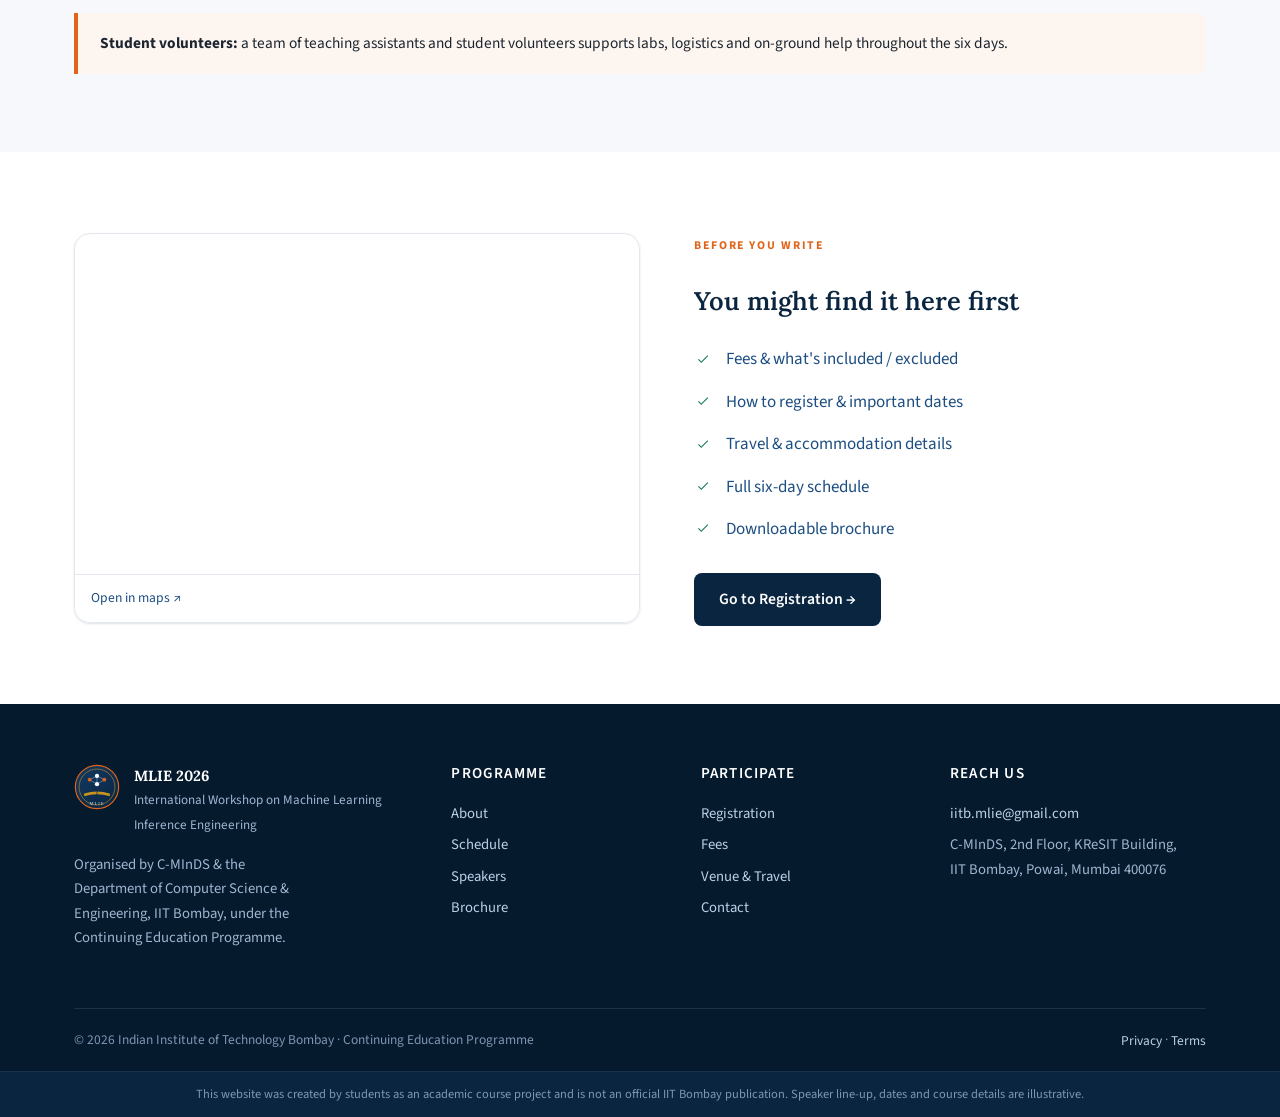
<file: contact.html>
<!DOCTYPE html>
<html lang="en">
<head>
<meta charset="UTF-8" />
<meta name="viewport" content="width=device-width, initial-scale=1.0" />
<title>Contact &amp; Organisers · MLIE 2026 — IIT Bombay</title>
<meta name="description" content="Contact the MLIE 2026 organising committee at IIT Bombay, and meet the organising team." />
<link rel="icon" href="assets/logo.svg" type="image/svg+xml" />
<link rel="preconnect" href="https://fonts.googleapis.com" />
<link rel="preconnect" href="https://fonts.gstatic.com" crossorigin />
<link href="https://fonts.googleapis.com/css2?family=Lora:wght@500;600;700&family=Source+Sans+3:wght@400;500;600;700&display=swap" rel="stylesheet" />
<link rel="stylesheet" href="css/style.css" />
</head>
<body>

<svg width="0" height="0" style="position:absolute" aria-hidden="true"><defs><linearGradient id="a1" x1="0" y1="0" x2="1" y2="1"><stop offset="0" stop-color="#1d4e82"/><stop offset="1" stop-color="#0a2540"/></linearGradient></defs></svg>

<div class="topbar">
  <div class="container">
    <div class="topbar__left"><span>Centre for Machine Intelligence &amp; Data Science (C-MInDS)</span><span>·</span><span>Department of Computer Science &amp; Engineering</span></div>
    <div class="topbar__links"><a href="mailto:iitb.mlie@gmail.com">iitb.mlie@gmail.com</a><a href="https://www.iitb.ac.in" target="_blank" rel="noopener">IITB Home ↗</a></div>
  </div>
</div>

<header class="site-header">
  <div class="container">
    <nav class="nav">
      <a class="brand" href="index.html"><img src="assets/logo.svg" alt="MLIE 2026 emblem" /><span class="brand__text"><strong>MLIE&nbsp;2026</strong><span>Int'l Workshop · IIT Bombay</span></span></a>
      <button class="nav__toggle" aria-label="Toggle menu" aria-expanded="false" aria-controls="nav-menu"><span></span><span></span><span></span></button>
      <ul class="nav__menu" id="nav-menu">
        <li><a href="index.html">Home</a></li>
        <li><a href="about.html">About</a></li>
        <li><a href="schedule.html">Schedule</a></li>
        <li><a href="speakers.html">Speakers</a></li>
        <li><a href="registration.html">Registration</a></li>
        <li><a href="venue.html">Venue</a></li>
        <li><a href="contact.html" class="active">Contact</a></li>
        <li class="nav__cta"><a class="btn btn--primary" href="registration.html">Register</a></li>
      </ul>
    </nav>
  </div>
</header>

<section class="page-hero">
  <div class="container">
    <div class="crumb"><a href="index.html">Home</a> / Contact</div>
    <h1>Contact &amp; Organisers</h1>
    <p>Questions about registration, eligibility, accommodation or the programme? The organising team is happy to help.</p>
  </div>
</section>

<!-- Contact -->
<section class="section">
  <div class="container">
    <div class="contact-grid">
      <div>
        <span class="eyebrow">Get in touch</span>
        <h2>Reach the organising committee</h2>
        <p>The fastest way to reach us is by e-mail; we typically respond within two working days.</p>
        <div class="contact-info">
          <div class="row"><div class="ic"><svg viewBox="0 0 24 24" fill="none" stroke="currentColor" stroke-width="2"><path d="M4 4h16v16H4z"/><path d="m4 6 8 6 8-6"/></svg></div><div><b>E-mail</b><span><a href="mailto:iitb.mlie@gmail.com">iitb.mlie@gmail.com</a></span></div></div>
          <div class="row"><div class="ic"><svg viewBox="0 0 24 24" fill="none" stroke="currentColor" stroke-width="2"><path d="M12 21s-7-5.2-7-11a7 7 0 0 1 14 0c0 5.8-7 11-7 11Z"/><circle cx="12" cy="10" r="2.5"/></svg></div><div><b>Office</b><span>C-MInDS, 2nd Floor, KReSIT Building, IIT Bombay, Powai, Mumbai 400076</span></div></div>
          <div class="row"><div class="ic"><svg viewBox="0 0 24 24" fill="none" stroke="currentColor" stroke-width="2"><circle cx="12" cy="12" r="9"/><path d="M12 7v5l3 3"/></svg></div><div><b>Response time</b><span>Within 2 working days · Mon–Fri, 09:30–17:30 IST</span></div></div>
        </div>
        <div class="callout info mt-2"><p>For payment and official CEP-portal queries, please mention your registration reference (sent by e-mail after you apply).</p></div>
      </div>

      <div>
        <form class="card" data-demo style="padding:30px">
          <h3 style="margin-top:0">Send us a message</h3>
          <div class="field"><label for="cname">Name *</label><input id="cname" type="text" required placeholder="Your name" /></div>
          <div class="field"><label for="cemail">E-mail *</label><input id="cemail" type="email" required placeholder="you@institute.ac.in" /></div>
          <div class="field"><label for="ctopic">Topic</label>
            <select id="ctopic"><option>Registration &amp; fees</option><option>Eligibility</option><option>Accommodation</option><option>Programme / schedule</option><option>Speaking / collaboration</option><option>Other</option></select>
          </div>
          <div class="field"><label for="cmsg">Message *</label><textarea id="cmsg" rows="5" required placeholder="How can we help?"></textarea></div>
          <button class="btn btn--primary btn--lg" type="submit" style="width:100%;justify-content:center">Send Message</button>
          <p class="form-note" style="display:none;margin:1rem 0 0;padding:.9rem 1rem;background:#eaf7f0;border-radius:8px;color:var(--green);font-size:.9rem"></p>
        </form>
      </div>
    </div>
  </div>
</section>

<!-- Organisers -->
<section class="section section--alt">
  <div class="container">
    <div class="section-head"><span class="eyebrow">The team</span><h2>Organising committee</h2><p>MLIE 2026 is run by faculty and staff of C-MInDS and the Department of CSE, IIT Bombay.</p></div>
    <div class="grid grid-2">
      <div class="org"><div><b>Prof. Sunita Sarawagi</b><span>Convener · CSE &amp; C-MInDS</span></div></div>
      <div class="org"><div><b>Prof. Preethi Jyothi</b><span>Co-Convener · CSE</span></div></div>
      <div class="org"><div><b>Prof. Purushottam Kulkarni</b><span>Systems Track · CSE</span></div></div>
      <div class="org"><div><b>Student Coordination Cell</b><span>C-MInDS teaching assistants</span></div></div>
    </div>
    <div class="callout mt-3"><p><strong>Student volunteers:</strong> a team of teaching assistants and student volunteers supports labs, logistics and on-ground help throughout the six days.</p></div>
  </div>
</section>

<!-- Map + quick links -->
<section class="section">
  <div class="container">
    <div class="split">
      <div class="map-embed">
        <iframe title="IIT Bombay location map" loading="lazy" src="https://www.openstreetmap.org/export/embed.html?bbox=72.900%2C19.120%2C72.935%2C19.145&amp;layer=mapnik&amp;marker=19.1334%2C72.9133"></iframe>
        <div style="padding:12px 16px;font-size:.85rem;background:#fff;border-top:1px solid var(--line)"><a href="https://www.openstreetmap.org/?mlat=19.1334&mlon=72.9133#map=15/19.1334/72.9133" target="_blank" rel="noopener">Open in maps ↗</a></div>
      </div>
      <div>
        <span class="eyebrow">Before you write</span>
        <h2>You might find it here first</h2>
        <ul class="checklist">
          <li><a href="registration.html#fees">Fees &amp; what's included / excluded</a></li>
          <li><a href="registration.html">How to register &amp; important dates</a></li>
          <li><a href="venue.html">Travel &amp; accommodation details</a></li>
          <li><a href="schedule.html">Full six-day schedule</a></li>
          <li><a href="brochure.html">Downloadable brochure</a></li>
        </ul>
        <a class="btn btn--navy mt-2" href="registration.html">Go to Registration →</a>
      </div>
    </div>
  </div>
</section>

<footer class="site-footer">
  <div class="container">
    <div class="footer-grid">
      <div><div class="footer-brand"><img src="assets/logo.svg" alt="MLIE 2026" /><div><strong>MLIE 2026</strong><span>International Workshop on Machine Learning Inference Engineering</span></div></div><p style="max-width:34ch">Organised by C-MInDS &amp; the Department of Computer Science &amp; Engineering, IIT Bombay, under the Continuing Education Programme.</p></div>
      <div><h4>Programme</h4><a href="about.html">About</a><a href="schedule.html">Schedule</a><a href="speakers.html">Speakers</a><a href="brochure.html">Brochure</a></div>
      <div><h4>Participate</h4><a href="registration.html">Registration</a><a href="registration.html#fees">Fees</a><a href="venue.html">Venue &amp; Travel</a><a href="contact.html">Contact</a></div>
      <div><h4>Reach us</h4><a href="mailto:iitb.mlie@gmail.com">iitb.mlie@gmail.com</a><span style="color:#9fb6cf;display:block;padding:.22rem 0">C-MInDS, 2nd Floor, KReSIT Building,<br>IIT Bombay, Powai, Mumbai 400076</span></div>
    </div>
    <div class="footer-bottom"><span>© <span id="yr">2026</span> Indian Institute of Technology Bombay · Continuing Education Programme</span><span><a href="#" style="display:inline">Privacy</a> · <a href="#" style="display:inline">Terms</a></span></div>
  </div>
  <div class="footer-disclaimer">This website was created by students as an academic course project and is not an official IIT Bombay publication. Speaker line-up, dates and course details are illustrative.</div>
</footer>

<script src="js/main.js"></script>
</body>
</html>
</file>
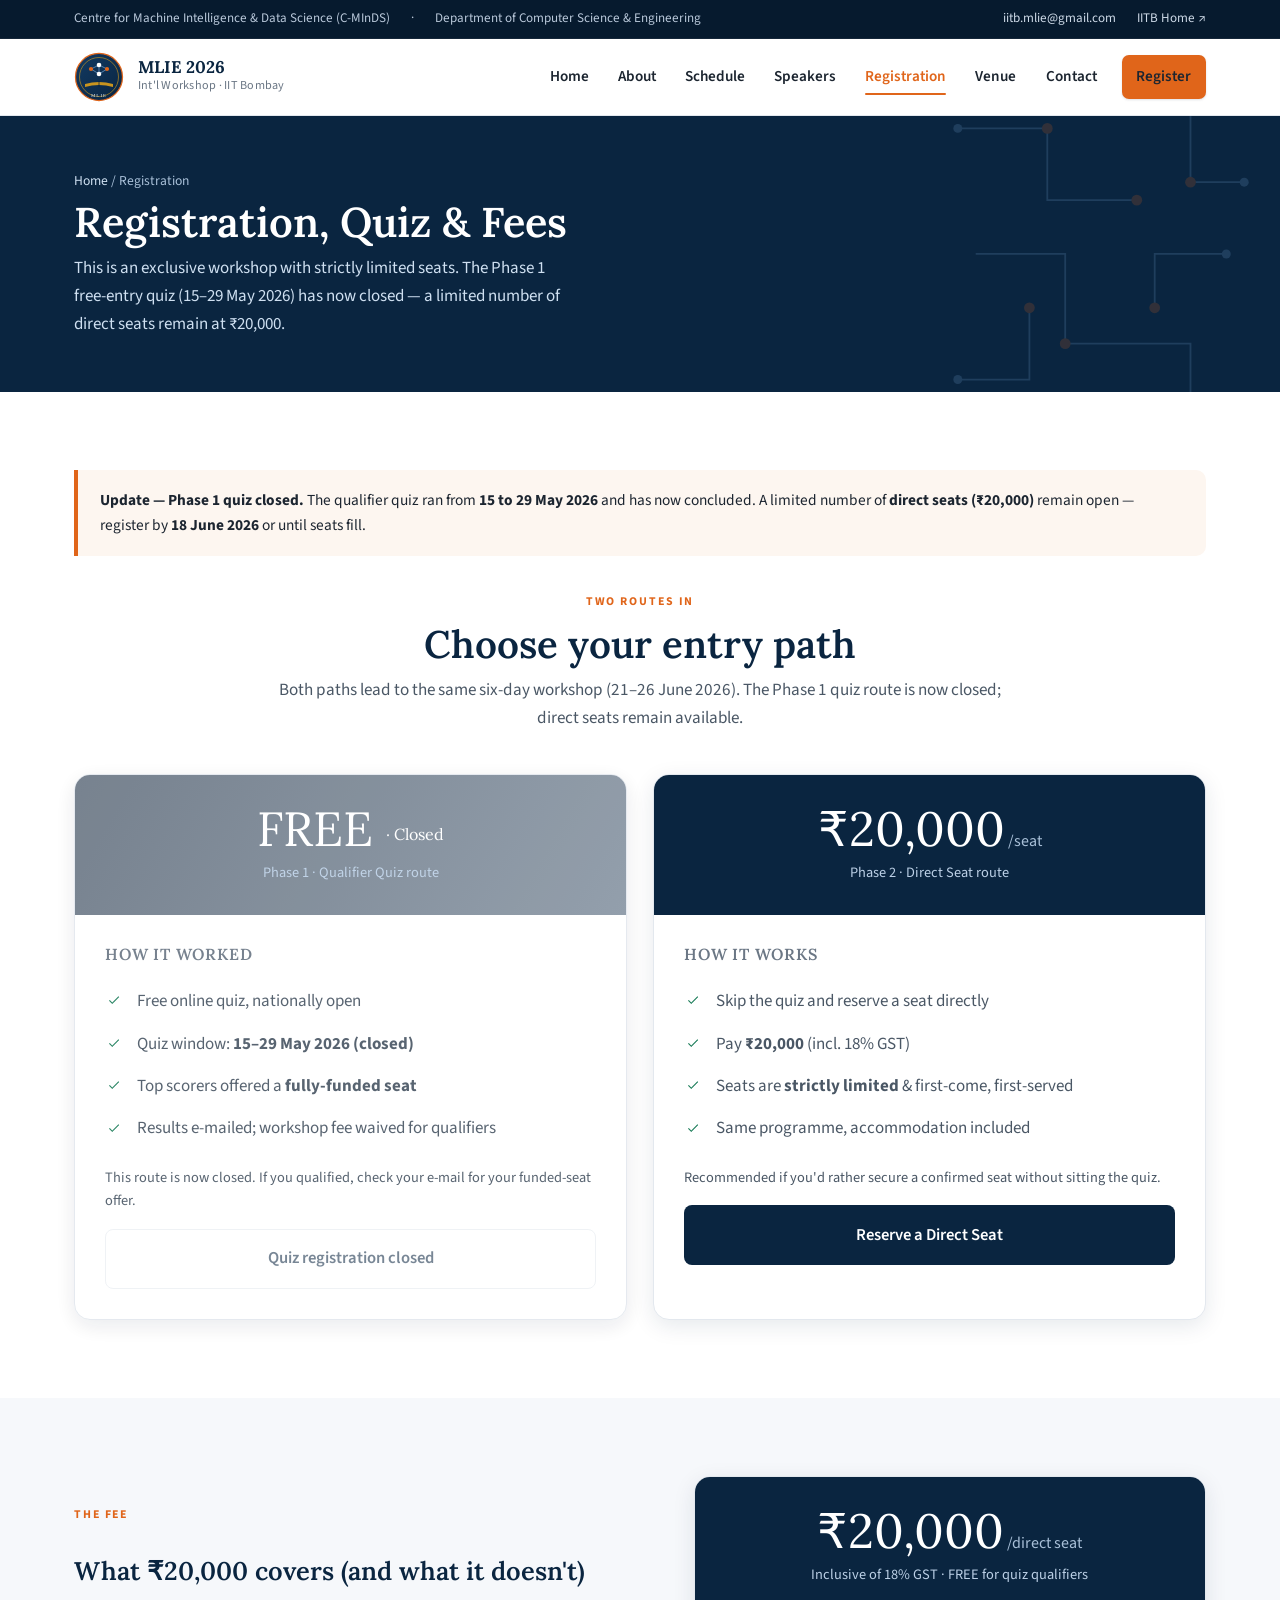
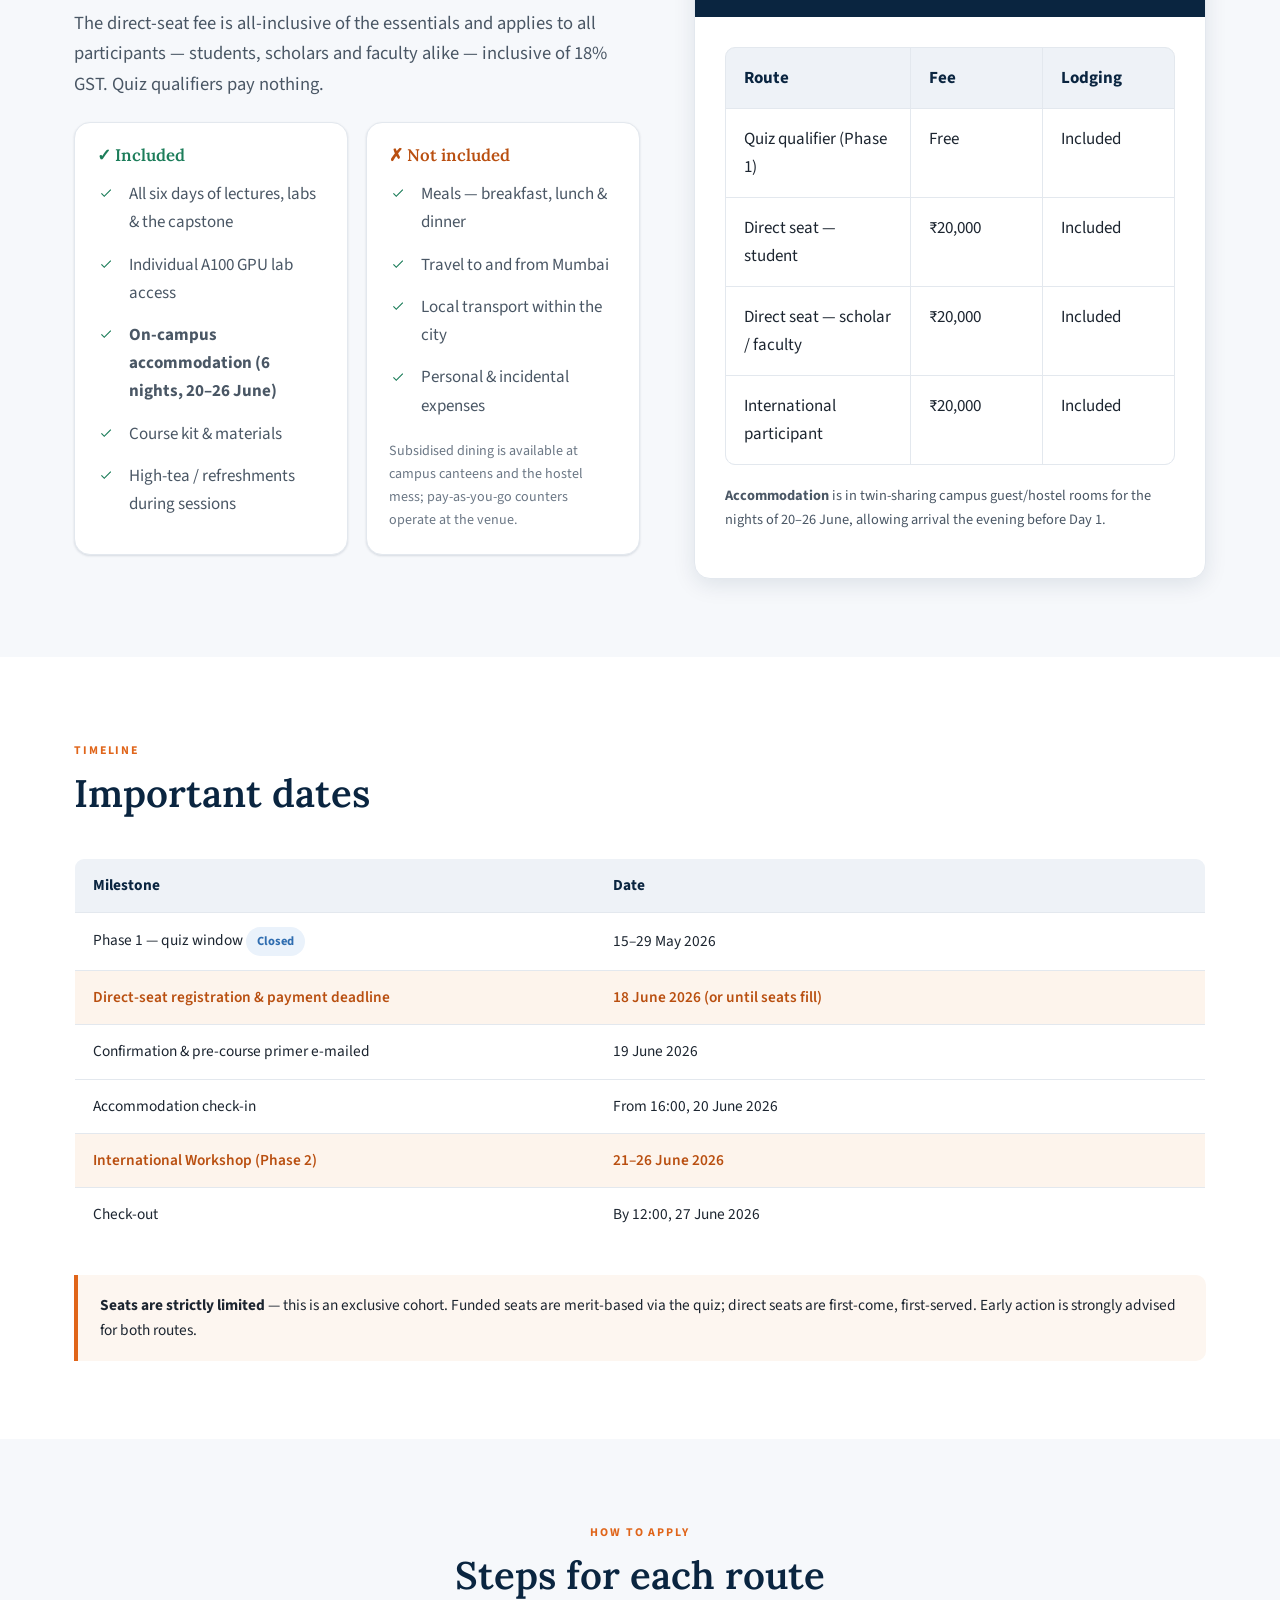
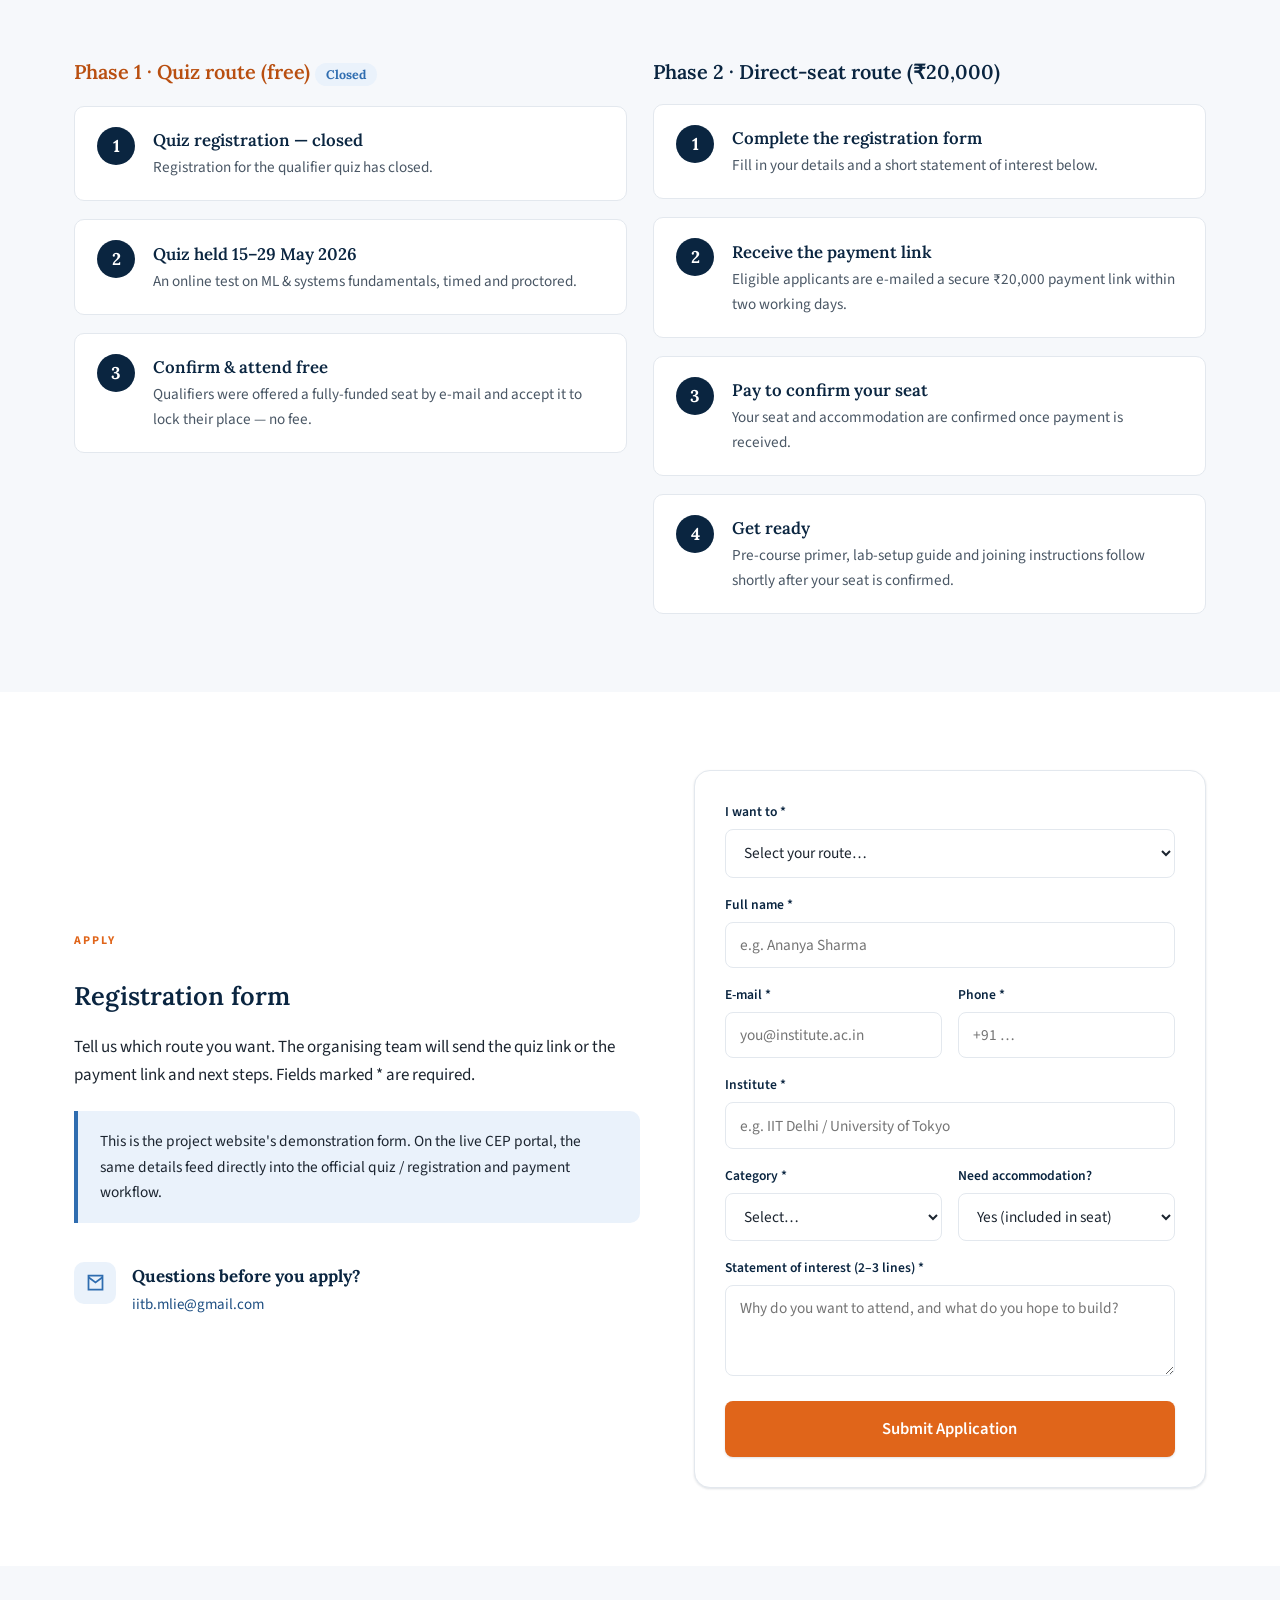
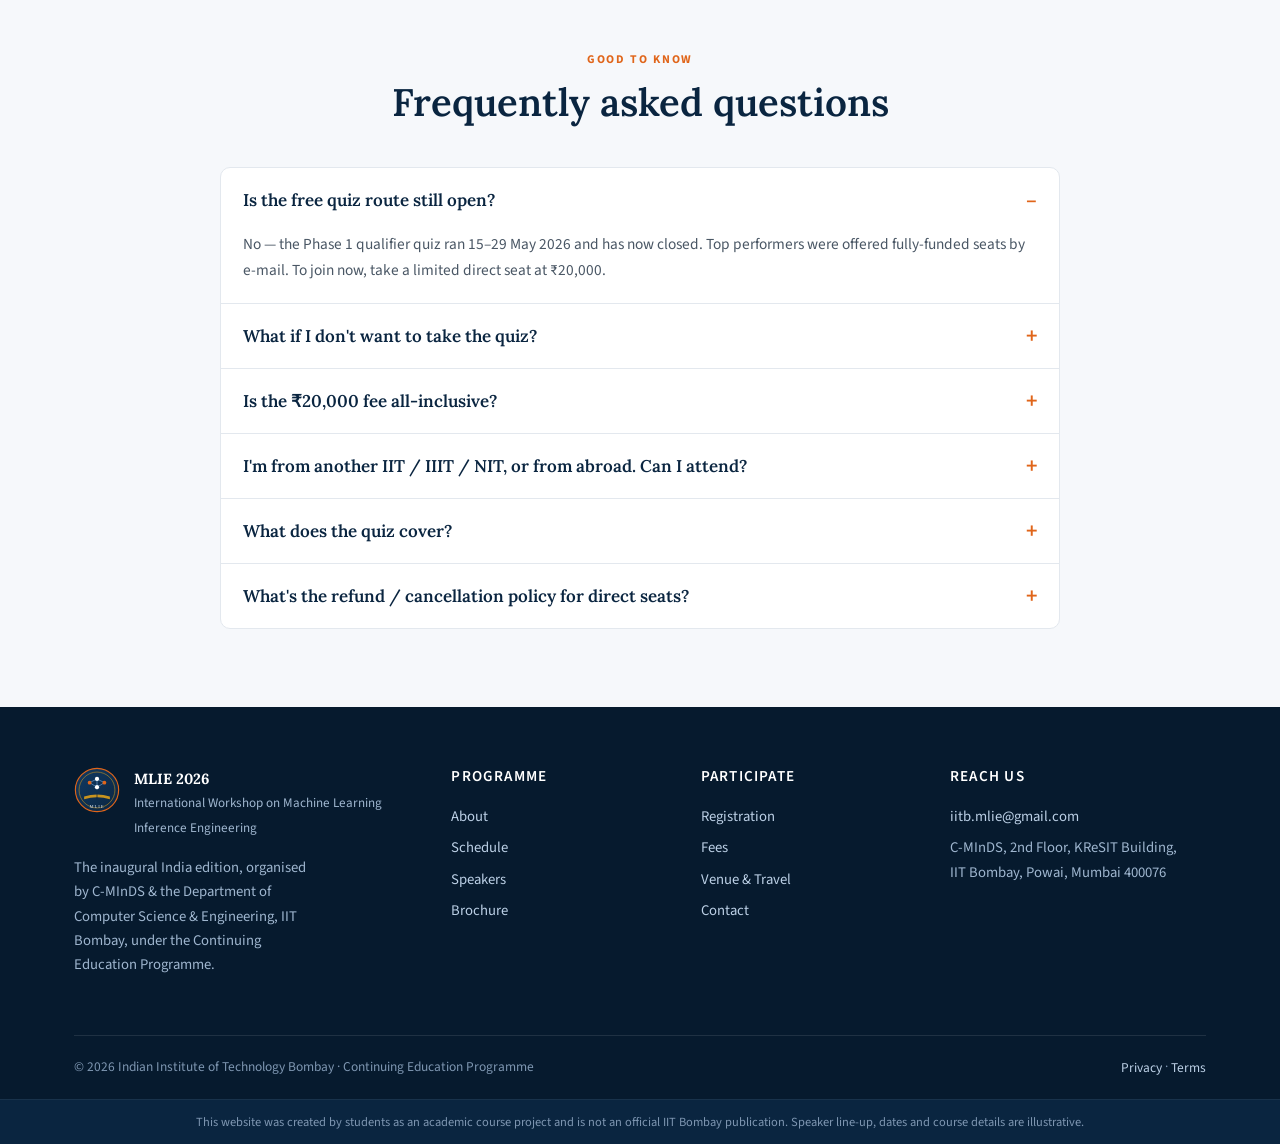
<file: registration.html>
<!DOCTYPE html>
<html lang="en">
<head>
<meta charset="UTF-8" />
<meta name="viewport" content="width=device-width, initial-scale=1.0" />
<title>Registration, Quiz &amp; Fees · MLIE 2026 — IIT Bombay</title>
<meta name="description" content="The Phase 1 qualifier quiz (15–29 May 2026) for MLIE 2026 has now closed. A limited number of direct seats remain at ₹20,000 (accommodation included, meals not included)." />
<link rel="icon" href="assets/logo.svg" type="image/svg+xml" />
<link rel="preconnect" href="https://fonts.googleapis.com" />
<link rel="preconnect" href="https://fonts.gstatic.com" crossorigin />
<link href="https://fonts.googleapis.com/css2?family=Lora:wght@500;600;700&family=Source+Sans+3:wght@400;500;600;700&display=swap" rel="stylesheet" />
<link rel="stylesheet" href="css/style.css" />
</head>
<body>

<div class="topbar">
  <div class="container">
    <div class="topbar__left"><span>Centre for Machine Intelligence &amp; Data Science (C-MInDS)</span><span>·</span><span>Department of Computer Science &amp; Engineering</span></div>
    <div class="topbar__links"><a href="mailto:iitb.mlie@gmail.com">iitb.mlie@gmail.com</a><a href="https://www.iitb.ac.in" target="_blank" rel="noopener">IITB Home ↗</a></div>
  </div>
</div>

<header class="site-header">
  <div class="container">
    <nav class="nav">
      <a class="brand" href="index.html"><img src="assets/logo.svg" alt="MLIE 2026 emblem" /><span class="brand__text"><strong>MLIE&nbsp;2026</strong><span>Int'l Workshop · IIT Bombay</span></span></a>
      <button class="nav__toggle" aria-label="Toggle menu" aria-expanded="false" aria-controls="nav-menu"><span></span><span></span><span></span></button>
      <ul class="nav__menu" id="nav-menu">
        <li><a href="index.html">Home</a></li>
        <li><a href="about.html">About</a></li>
        <li><a href="schedule.html">Schedule</a></li>
        <li><a href="speakers.html">Speakers</a></li>
        <li><a href="registration.html" class="active">Registration</a></li>
        <li><a href="venue.html">Venue</a></li>
        <li><a href="contact.html">Contact</a></li>
        <li class="nav__cta"><a class="btn btn--primary" href="#apply">Register</a></li>
      </ul>
    </nav>
  </div>
</header>

<section class="page-hero">
  <div class="container">
    <div class="crumb"><a href="index.html">Home</a> / Registration</div>
    <h1>Registration, Quiz &amp; Fees</h1>
    <p>This is an exclusive workshop with strictly limited seats. The Phase 1 free-entry quiz (15–29 May 2026) has now closed — a limited number of direct seats remain at ₹20,000.</p>
  </div>
</section>

<!-- Two routes -->
<section class="section">
  <div class="container">
    <div class="callout" style="margin-bottom:30px"><p><strong>Update — Phase 1 quiz closed.</strong> The qualifier quiz ran from <strong>15 to 29 May 2026</strong> and has now concluded. A limited number of <strong>direct seats (₹20,000)</strong> remain open — register by <strong>18 June 2026</strong> or until seats fill.</p></div>
    <div class="section-head center"><span class="eyebrow">Two routes in</span><h2>Choose your entry path</h2><p>Both paths lead to the same six-day workshop (21–26 June 2026). The Phase 1 quiz route is now closed; direct seats remain available.</p></div>
    <div class="grid grid-2">
      <div class="price" style="opacity:.92">
        <div class="price__head" style="background:linear-gradient(120deg,#6b7785,#8a97a5)">
          <div class="amt">FREE <span style="font-size:1rem;vertical-align:middle">· Closed</span></div>
          <p>Phase 1 · Qualifier Quiz route</p>
        </div>
        <div class="price__body">
          <h4>How it worked</h4>
          <ul class="checklist" style="margin-bottom:1rem">
            <li>Free online quiz, nationally open</li>
            <li>Quiz window: <strong>15–29 May 2026 (closed)</strong></li>
            <li>Top scorers offered a <strong>fully-funded seat</strong></li>
            <li>Results e-mailed; workshop fee waived for qualifiers</li>
          </ul>
          <p style="font-size:.9rem;color:var(--slate)">This route is now closed. If you qualified, check your e-mail for your funded-seat offer.</p>
          <a class="btn btn--outline btn--lg" href="#apply" style="width:100%;justify-content:center;pointer-events:none;opacity:.6">Quiz registration closed</a>
        </div>
      </div>
      <div class="price">
        <div class="price__head">
          <div class="amt">₹20,000<small> /seat</small></div>
          <p>Phase 2 · Direct Seat route</p>
        </div>
        <div class="price__body">
          <h4>How it works</h4>
          <ul class="checklist" style="margin-bottom:1rem">
            <li>Skip the quiz and reserve a seat directly</li>
            <li>Pay <strong>₹20,000</strong> (incl. 18% GST)</li>
            <li>Seats are <strong>strictly limited</strong> &amp; first-come, first-served</li>
            <li>Same programme, accommodation included</li>
          </ul>
          <p style="font-size:.9rem;color:var(--slate)">Recommended if you'd rather secure a confirmed seat without sitting the quiz.</p>
          <a class="btn btn--navy btn--lg" href="#apply" style="width:100%;justify-content:center">Reserve a Direct Seat</a>
        </div>
      </div>
    </div>
  </div>
</section>

<!-- Fees detail -->
<section class="section section--alt" id="fees">
  <div class="container">
    <div class="split">
      <div>
        <span class="eyebrow">The fee</span>
        <h2>What ₹20,000 covers (and what it doesn't)</h2>
        <p class="lead">The direct-seat fee is all-inclusive of the essentials and applies to all participants — students, scholars and faculty alike — inclusive of 18% GST. Quiz qualifiers pay nothing.</p>
        <div class="grid grid-2 mt-2" style="gap:18px">
          <div class="card" style="padding:22px">
            <h3 style="font-size:1.05rem;color:var(--green)">✓ Included</h3>
            <ul class="checklist" style="margin:0">
              <li>All six days of lectures, labs &amp; the capstone</li>
              <li>Individual A100 GPU lab access</li>
              <li><strong>On-campus accommodation (6 nights, 20–26 June)</strong></li>
              <li>Course kit &amp; materials</li>
              <li>High-tea / refreshments during sessions</li>
            </ul>
          </div>
          <div class="card" style="padding:22px">
            <h3 style="font-size:1.05rem;color:var(--saffron-dk)">✗ Not included</h3>
            <ul class="checklist" style="margin:0">
              <li>Meals — breakfast, lunch &amp; dinner</li>
              <li>Travel to and from Mumbai</li>
              <li>Local transport within the city</li>
              <li>Personal &amp; incidental expenses</li>
            </ul>
            <p style="margin-top:.8rem;color:var(--muted);font-size:.88rem">Subsidised dining is available at campus canteens and the hostel mess; pay-as-you-go counters operate at the venue.</p>
          </div>
        </div>
      </div>
      <div>
        <div class="price">
          <div class="price__head"><div class="amt">₹20,000<small> /direct seat</small></div><p>Inclusive of 18% GST · FREE for quiz qualifiers</p></div>
          <div class="price__body">
            <div class="feebar" style="margin-bottom:1.2rem">
              <div class="h">Route</div><div class="h">Fee</div><div class="h">Lodging</div>
              <div>Quiz qualifier (Phase 1)</div><div>Free</div><div>Included</div>
              <div>Direct seat — student</div><div>₹20,000</div><div>Included</div>
              <div>Direct seat — scholar / faculty</div><div>₹20,000</div><div>Included</div>
              <div>International participant</div><div>₹20,000</div><div>Included</div>
            </div>
            <p style="font-size:.9rem;color:var(--slate)"><strong>Accommodation</strong> is in twin-sharing campus guest/hostel rooms for the nights of 20–26 June, allowing arrival the evening before Day 1.</p>
          </div>
        </div>
      </div>
    </div>
  </div>
</section>

<!-- Important dates -->
<section class="section">
  <div class="container">
    <div class="section-head"><span class="eyebrow">Timeline</span><h2>Important dates</h2></div>
    <table class="dates">
      <tr><th style="width:46%">Milestone</th><th>Date</th></tr>
      <tr><td>Phase 1 — quiz window <span class="badge-soft">Closed</span></td><td>15–29 May 2026</td></tr>
      <tr class="hl"><td>Direct-seat registration &amp; payment deadline</td><td>18 June 2026 (or until seats fill)</td></tr>
      <tr><td>Confirmation &amp; pre-course primer e-mailed</td><td>19 June 2026</td></tr>
      <tr><td>Accommodation check-in</td><td>From 16:00, 20 June 2026</td></tr>
      <tr class="hl"><td>International Workshop (Phase 2)</td><td>21–26 June 2026</td></tr>
      <tr><td>Check-out</td><td>By 12:00, 27 June 2026</td></tr>
    </table>
    <div class="callout mt-3"><p><strong>Seats are strictly limited</strong> — this is an exclusive cohort. Funded seats are merit-based via the quiz; direct seats are first-come, first-served. Early action is strongly advised for both routes.</p></div>
  </div>
</section>

<!-- How to apply -->
<section class="section section--alt">
  <div class="container">
    <div class="section-head center"><span class="eyebrow">How to apply</span><h2>Steps for each route</h2></div>
    <div class="grid grid-2">
      <div>
        <h3 style="color:var(--saffron-dk)">Phase 1 · Quiz route (free) <span class="badge-soft">Closed</span></h3>
        <div class="steps" style="margin-top:14px">
          <div class="step"><div class="n"></div><div><h4>Quiz registration — closed</h4><p>Registration for the qualifier quiz has closed.</p></div></div>
          <div class="step"><div class="n"></div><div><h4>Quiz held 15–29 May 2026</h4><p>An online test on ML &amp; systems fundamentals, timed and proctored.</p></div></div>
          <div class="step"><div class="n"></div><div><h4>Confirm &amp; attend free</h4><p>Qualifiers were offered a fully-funded seat by e-mail and accept it to lock their place — no fee.</p></div></div>
        </div>
      </div>
      <div>
        <h3 style="color:var(--navy)">Phase 2 · Direct-seat route (₹20,000)</h3>
        <div class="steps" style="margin-top:14px">
          <div class="step"><div class="n"></div><div><h4>Complete the registration form</h4><p>Fill in your details and a short statement of interest below.</p></div></div>
          <div class="step"><div class="n"></div><div><h4>Receive the payment link</h4><p>Eligible applicants are e-mailed a secure ₹20,000 payment link within two working days.</p></div></div>
          <div class="step"><div class="n"></div><div><h4>Pay to confirm your seat</h4><p>Your seat and accommodation are confirmed once payment is received.</p></div></div>
          <div class="step"><div class="n"></div><div><h4>Get ready</h4><p>Pre-course primer, lab-setup guide and joining instructions follow shortly after your seat is confirmed.</p></div></div>
        </div>
      </div>
    </div>
  </div>
</section>

<!-- Apply form -->
<section class="section" id="apply">
  <div class="container">
    <div class="split">
      <div>
        <span class="eyebrow">Apply</span>
        <h2>Registration form</h2>
        <p>Tell us which route you want. The organising team will send the quiz link or the payment link and next steps. Fields marked * are required.</p>
        <div class="callout info mt-2"><p>This is the project website's demonstration form. On the live CEP portal, the same details feed directly into the official quiz / registration and payment workflow.</p></div>
        <div class="contact-info mt-2">
          <div class="row"><div class="ic"><svg viewBox="0 0 24 24" fill="none" stroke="currentColor" stroke-width="2"><path d="M4 4h16v16H4z"/><path d="m4 6 8 6 8-6"/></svg></div><div><b>Questions before you apply?</b><span><a href="mailto:iitb.mlie@gmail.com">iitb.mlie@gmail.com</a></span></div></div>
        </div>
      </div>
      <div>
        <form class="card" data-demo style="padding:30px">
          <div class="field"><label for="route">I want to *</label>
            <select id="route" required>
              <option value="">Select your route…</option>
              <option>Phase 2 — reserve a direct seat (₹20,000)</option>
              <option disabled>Phase 1 — qualifier quiz (closed)</option>
            </select>
          </div>
          <div class="field"><label for="name">Full name *</label><input id="name" type="text" required placeholder="e.g. Ananya Sharma" /></div>
          <div class="grid grid-2" style="gap:16px">
            <div class="field"><label for="email">E-mail *</label><input id="email" type="email" required placeholder="you@institute.ac.in" /></div>
            <div class="field"><label for="phone">Phone *</label><input id="phone" type="tel" required placeholder="+91 …" /></div>
          </div>
          <div class="field"><label for="inst">Institute *</label><input id="inst" type="text" required placeholder="e.g. IIT Delhi / University of Tokyo" /></div>
          <div class="grid grid-2" style="gap:16px">
            <div class="field"><label for="cat">Category *</label>
              <select id="cat" required>
                <option value="">Select…</option>
                <option>B.Tech / M.Tech student</option>
                <option>PhD scholar</option>
                <option>Research / project staff</option>
                <option>Faculty</option>
                <option>Industry (early career)</option>
                <option>International participant</option>
              </select>
            </div>
            <div class="field"><label for="acc">Need accommodation?</label>
              <select id="acc"><option>Yes (included in seat)</option><option>No, I'll arrange my own</option></select>
            </div>
          </div>
          <div class="field"><label for="soi">Statement of interest (2–3 lines) *</label><textarea id="soi" rows="3" required placeholder="Why do you want to attend, and what do you hope to build?"></textarea></div>
          <button class="btn btn--primary btn--lg" type="submit" style="width:100%;justify-content:center">Submit Application</button>
          <p class="form-note" style="display:none;margin:1rem 0 0;padding:.9rem 1rem;background:#eaf7f0;border-radius:8px;color:var(--green);font-size:.9rem"></p>
        </form>
      </div>
    </div>
  </div>
</section>

<!-- FAQ -->
<section class="section section--alt">
  <div class="container">
    <div class="section-head center"><span class="eyebrow">Good to know</span><h2>Frequently asked questions</h2></div>
    <div class="faq" style="max-width:840px;margin:0 auto">
      <details open><summary>Is the free quiz route still open?</summary><div class="ans">No — the Phase 1 qualifier quiz ran 15–29 May 2026 and has now closed. Top performers were offered fully-funded seats by e-mail. To join now, take a limited direct seat at ₹20,000.</div></details>
      <details><summary>What if I don't want to take the quiz?</summary><div class="ans">Take a direct seat. A limited number of direct seats are available at ₹20,000 (incl. GST), first-come, first-served. You get exactly the same six-day programme.</div></details>
      <details><summary>Is the ₹20,000 fee all-inclusive?</summary><div class="ans">It covers the full six-day programme, GPU lab access, course materials and on-campus accommodation for the nights of 20–26 June. Meals and travel are not included — see the fees section above.</div></details>
      <details><summary>I'm from another IIT / IIIT / NIT, or from abroad. Can I attend?</summary><div class="ans">Yes. The workshop is open to participants from all IITs, IISc, IIITs, NITs and recognised partner institutions, plus a limited number of international participants. Carry a valid institute / photo ID for check-in.</div></details>
      <details><summary>What does the quiz cover?</summary><div class="ans">Fundamentals of machine learning and computer systems — basic ML concepts, Python reasoning, and elementary systems/performance thinking. A short syllabus is shared when quiz registration opens.</div></details>
      <details><summary>What's the refund / cancellation policy for direct seats?</summary><div class="ans">Cancellations requested in writing on or before 12 June 2026 are eligible for a refund less processing charges. No refund is possible after that date, but you may nominate a substitute from the same institute.</div></details>
    </div>
  </div>
</section>

<footer class="site-footer">
  <div class="container">
    <div class="footer-grid">
      <div><div class="footer-brand"><img src="assets/logo.svg" alt="MLIE 2026" /><div><strong>MLIE 2026</strong><span>International Workshop on Machine Learning Inference Engineering</span></div></div><p style="max-width:34ch">The inaugural India edition, organised by C-MInDS &amp; the Department of Computer Science &amp; Engineering, IIT Bombay, under the Continuing Education Programme.</p></div>
      <div><h4>Programme</h4><a href="about.html">About</a><a href="schedule.html">Schedule</a><a href="speakers.html">Speakers</a><a href="brochure.html">Brochure</a></div>
      <div><h4>Participate</h4><a href="registration.html">Registration</a><a href="registration.html#fees">Fees</a><a href="venue.html">Venue &amp; Travel</a><a href="contact.html">Contact</a></div>
      <div><h4>Reach us</h4><a href="mailto:iitb.mlie@gmail.com">iitb.mlie@gmail.com</a><span style="color:#9fb6cf;display:block;padding:.22rem 0">C-MInDS, 2nd Floor, KReSIT Building,<br>IIT Bombay, Powai, Mumbai 400076</span></div>
    </div>
    <div class="footer-bottom"><span>© <span id="yr">2026</span> Indian Institute of Technology Bombay · Continuing Education Programme</span><span><a href="#" style="display:inline">Privacy</a> · <a href="#" style="display:inline">Terms</a></span></div>
  </div>
  <div class="footer-disclaimer">This website was created by students as an academic course project and is not an official IIT Bombay publication. Speaker line-up, dates and course details are illustrative.</div>
</footer>

<script src="js/main.js"></script>
</body>
</html>
</file>
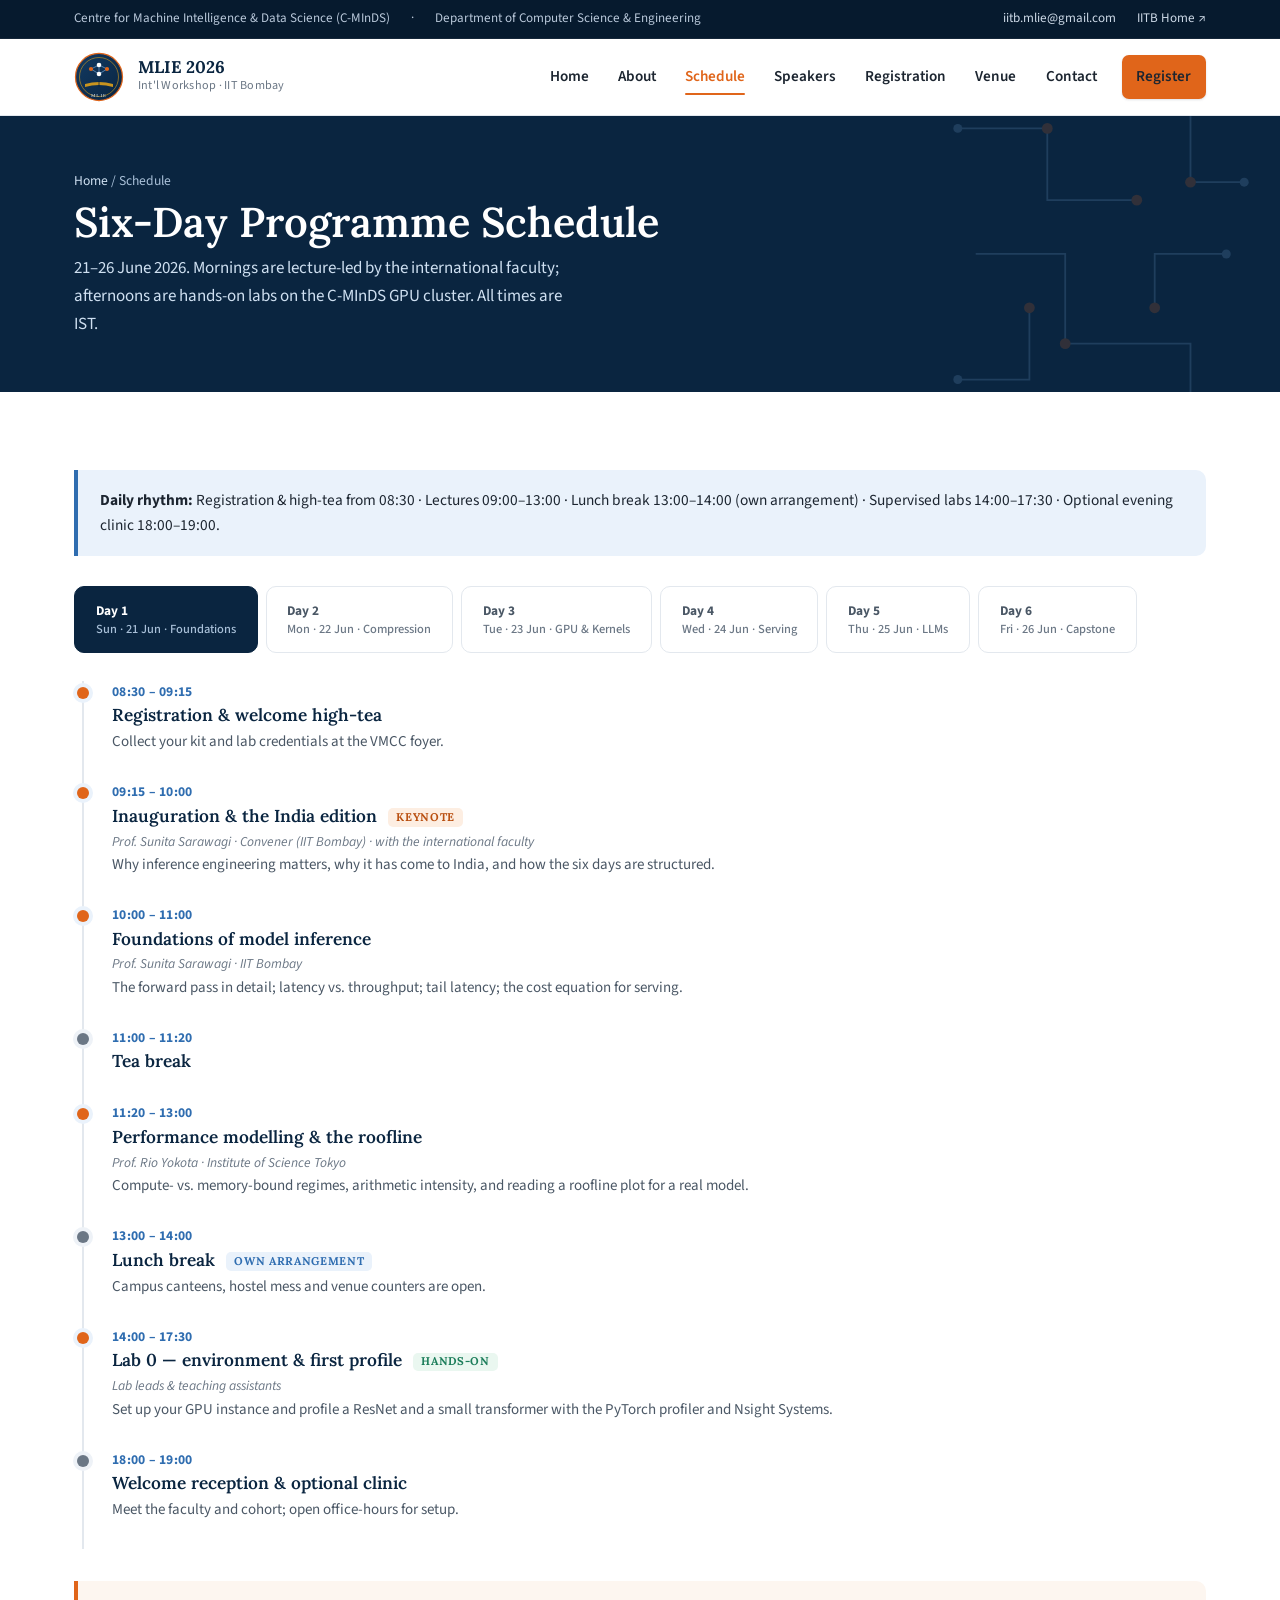
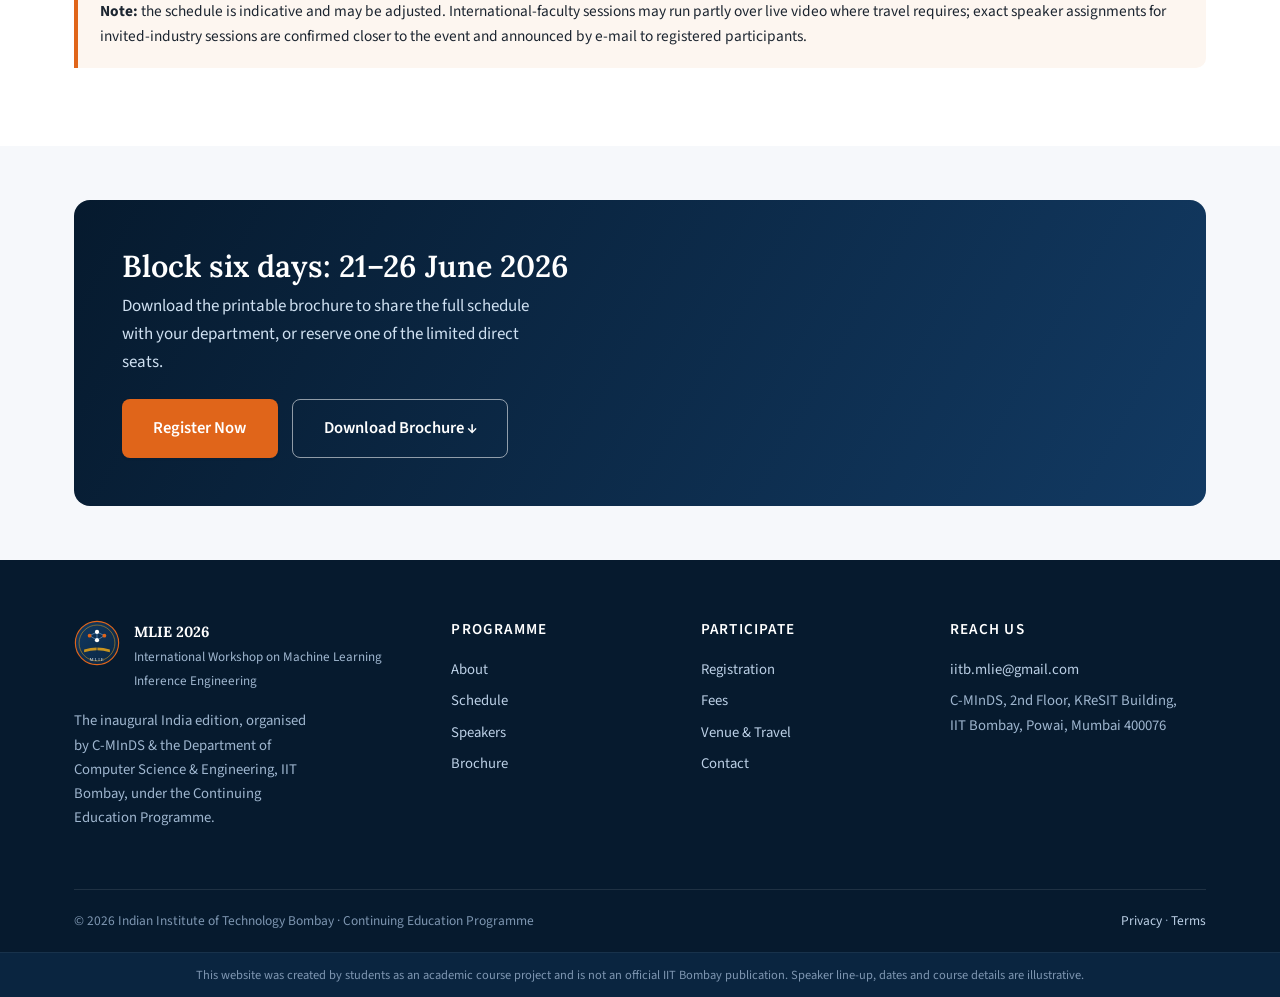
<file: schedule.html>
<!DOCTYPE html>
<html lang="en">
<head>
<meta charset="UTF-8" />
<meta name="viewport" content="width=device-width, initial-scale=1.0" />
<title>Schedule · MLIE 2026 — International Workshop, IIT Bombay</title>
<meta name="description" content="Day-by-day six-day schedule for MLIE 2026, 21–26 June 2026 at IIT Bombay, with international faculty from Tokyo and the US." />
<link rel="icon" href="assets/logo.svg" type="image/svg+xml" />
<link rel="preconnect" href="https://fonts.googleapis.com" />
<link rel="preconnect" href="https://fonts.gstatic.com" crossorigin />
<link href="https://fonts.googleapis.com/css2?family=Lora:wght@500;600;700&family=Source+Sans+3:wght@400;500;600;700&display=swap" rel="stylesheet" />
<link rel="stylesheet" href="css/style.css" />
</head>
<body>

<div class="topbar">
  <div class="container">
    <div class="topbar__left"><span>Centre for Machine Intelligence &amp; Data Science (C-MInDS)</span><span>·</span><span>Department of Computer Science &amp; Engineering</span></div>
    <div class="topbar__links"><a href="mailto:iitb.mlie@gmail.com">iitb.mlie@gmail.com</a><a href="https://www.iitb.ac.in" target="_blank" rel="noopener">IITB Home ↗</a></div>
  </div>
</div>

<header class="site-header">
  <div class="container">
    <nav class="nav">
      <a class="brand" href="index.html"><img src="assets/logo.svg" alt="MLIE 2026 emblem" /><span class="brand__text"><strong>MLIE&nbsp;2026</strong><span>Int'l Workshop · IIT Bombay</span></span></a>
      <button class="nav__toggle" aria-label="Toggle menu" aria-expanded="false" aria-controls="nav-menu"><span></span><span></span><span></span></button>
      <ul class="nav__menu" id="nav-menu">
        <li><a href="index.html">Home</a></li>
        <li><a href="about.html">About</a></li>
        <li><a href="schedule.html" class="active">Schedule</a></li>
        <li><a href="speakers.html">Speakers</a></li>
        <li><a href="registration.html">Registration</a></li>
        <li><a href="venue.html">Venue</a></li>
        <li><a href="contact.html">Contact</a></li>
        <li class="nav__cta"><a class="btn btn--primary" href="registration.html">Register</a></li>
      </ul>
    </nav>
  </div>
</header>

<section class="page-hero">
  <div class="container">
    <div class="crumb"><a href="index.html">Home</a> / Schedule</div>
    <h1>Six-Day Programme Schedule</h1>
    <p>21–26 June 2026. Mornings are lecture-led by the international faculty; afternoons are hands-on labs on the C-MInDS GPU cluster. All times are IST.</p>
  </div>
</section>

<section class="section">
  <div class="container">
    <div class="callout info" style="margin-bottom:30px">
      <p><strong>Daily rhythm:</strong> Registration &amp; high-tea from 08:30 · Lectures 09:00–13:00 · Lunch break 13:00–14:00 (own arrangement) · Supervised labs 14:00–17:30 · Optional evening clinic 18:00–19:00.</p>
    </div>

    <div class="daytabs" role="tablist">
      <button class="daytab active" data-day="1" role="tab">Day 1<small>Sun · 21 Jun · Foundations</small></button>
      <button class="daytab" data-day="2" role="tab">Day 2<small>Mon · 22 Jun · Compression</small></button>
      <button class="daytab" data-day="3" role="tab">Day 3<small>Tue · 23 Jun · GPU &amp; Kernels</small></button>
      <button class="daytab" data-day="4" role="tab">Day 4<small>Wed · 24 Jun · Serving</small></button>
      <button class="daytab" data-day="5" role="tab">Day 5<small>Thu · 25 Jun · LLMs</small></button>
      <button class="daytab" data-day="6" role="tab">Day 6<small>Fri · 26 Jun · Capstone</small></button>
    </div>

    <!-- DAY 1 -->
    <div class="daypanel active" id="day-1">
      <div class="timeline">
        <div class="slot"><div class="time">08:30 – 09:15</div><h4>Registration &amp; welcome high-tea</h4><p>Collect your kit and lab credentials at the VMCC foyer.</p></div>
        <div class="slot"><div class="time">09:15 – 10:00</div><h4>Inauguration &amp; the India edition <span class="tagchip key">Keynote</span></h4><p class="who">Prof. Sunita Sarawagi · Convener (IIT Bombay) · with the international faculty</p><p>Why inference engineering matters, why it has come to India, and how the six days are structured.</p></div>
        <div class="slot"><div class="time">10:00 – 11:00</div><h4>Foundations of model inference</h4><p class="who">Prof. Sunita Sarawagi · IIT Bombay</p><p>The forward pass in detail; latency vs. throughput; tail latency; the cost equation for serving.</p></div>
        <div class="slot break"><div class="time">11:00 – 11:20</div><h4>Tea break</h4></div>
        <div class="slot"><div class="time">11:20 – 13:00</div><h4>Performance modelling &amp; the roofline</h4><p class="who">Prof. Rio Yokota · Institute of Science Tokyo</p><p>Compute- vs. memory-bound regimes, arithmetic intensity, and reading a roofline plot for a real model.</p></div>
        <div class="slot break"><div class="time">13:00 – 14:00</div><h4>Lunch break <span class="tagchip">own arrangement</span></h4><p>Campus canteens, hostel mess and venue counters are open.</p></div>
        <div class="slot"><div class="time">14:00 – 17:30</div><h4>Lab 0 — environment &amp; first profile <span class="tagchip lab">Hands-on</span></h4><p class="who">Lab leads &amp; teaching assistants</p><p>Set up your GPU instance and profile a ResNet and a small transformer with the PyTorch profiler and Nsight Systems.</p></div>
        <div class="slot break"><div class="time">18:00 – 19:00</div><h4>Welcome reception &amp; optional clinic</h4><p>Meet the faculty and cohort; open office-hours for setup.</p></div>
      </div>
    </div>

    <!-- DAY 2 -->
    <div class="daypanel" id="day-2">
      <div class="timeline">
        <div class="slot"><div class="time">09:00 – 10:30</div><h4>Quantization: PTQ &amp; QAT <span class="tagchip key">Intl. faculty</span></h4><p class="who">Prof. Song Han · MIT, USA</p><p>Post-training vs. quantization-aware training; INT8 and INT4; calibration; the accuracy–latency trade-off.</p></div>
        <div class="slot"><div class="time">10:30 – 11:00</div><h4>Pruning &amp; sparsity</h4><p class="who">Prof. Song Han · MIT, USA</p><p>Structured vs. unstructured pruning and hardware-aware sparsity.</p></div>
        <div class="slot break"><div class="time">11:00 – 11:20</div><h4>Tea break</h4></div>
        <div class="slot"><div class="time">11:20 – 13:00</div><h4>Knowledge distillation &amp; low-rank methods</h4><p class="who">Prof. Ganesh Ramakrishnan · IIT Bombay</p><p>Distilling large models into deployable students; LoRA-style adapters at inference time.</p></div>
        <div class="slot break"><div class="time">13:00 – 14:00</div><h4>Lunch break <span class="tagchip">own arrangement</span></h4></div>
        <div class="slot"><div class="time">14:00 – 17:30</div><h4>Lab 1 — quantize &amp; shrink <span class="tagchip lab">Hands-on</span></h4><p class="who">Lab leads &amp; teaching assistants</p><p>Quantize a transformer to INT8/INT4 and measure the speed-up and accuracy delta on your A100 instance.</p></div>
        <div class="slot break"><div class="time">18:00 – 19:00</div><h4>Optional evening clinic</h4></div>
      </div>
    </div>

    <!-- DAY 3 -->
    <div class="daypanel" id="day-3">
      <div class="timeline">
        <div class="slot"><div class="time">09:00 – 10:30</div><h4>The CUDA execution model <span class="tagchip key">Intl. faculty</span></h4><p class="who">Prof. Rio Yokota · Institute of Science Tokyo</p><p>Threads, warps, memory hierarchy and coalescing — what actually happens on the GPU.</p></div>
        <div class="slot"><div class="time">10:30 – 11:00</div><h4>Operator fusion &amp; FlashAttention</h4><p class="who">Prof. Rio Yokota · Institute of Science Tokyo</p><p>Why fusion wins, and how FlashAttention reshapes the memory bottleneck.</p></div>
        <div class="slot break"><div class="time">11:00 – 11:20</div><h4>Tea break</h4></div>
        <div class="slot"><div class="time">11:20 – 13:00</div><h4>Writing a Triton kernel</h4><p class="who">Invited engineer · GPU systems (USA)</p><p>From PyTorch op to a custom Triton kernel, with live benchmarking.</p></div>
        <div class="slot break"><div class="time">13:00 – 14:00</div><h4>Lunch break <span class="tagchip">own arrangement</span></h4></div>
        <div class="slot"><div class="time">14:00 – 17:30</div><h4>Lab 2 — fuse &amp; accelerate <span class="tagchip lab">Hands-on</span></h4><p class="who">Lab leads &amp; teaching assistants</p><p>Fuse kernels and apply FlashAttention to your model; profile the before/after on the cluster.</p></div>
        <div class="slot break"><div class="time">18:00 – 19:00</div><h4>Optional evening clinic</h4></div>
      </div>
    </div>

    <!-- DAY 4 -->
    <div class="daypanel" id="day-4">
      <div class="timeline">
        <div class="slot"><div class="time">09:00 – 10:30</div><h4>Serving systems &amp; dynamic batching</h4><p class="who">Prof. Purushottam Kulkarni · IIT Bombay</p><p>KV-cache management, continuous batching, Triton Inference Server, vLLM and Ray Serve architecture.</p></div>
        <div class="slot"><div class="time">10:30 – 11:00</div><h4>Autoscaling &amp; cost-aware routing</h4><p class="who">Prof. Umesh Bellur · IIT Bombay</p><p>Scaling replicas to traffic and routing requests to minimise cost per query.</p></div>
        <div class="slot break"><div class="time">11:00 – 11:20</div><h4>Tea break</h4></div>
        <div class="slot"><div class="time">11:20 – 13:00</div><h4>Fireside chat: inference at industry scale <span class="tagchip key">Panel</span></h4><p class="who">International faculty &amp; invited practitioners</p><p>What breaks in production, and how teams in Tokyo, the US and India are organised around it.</p></div>
        <div class="slot break"><div class="time">13:00 – 14:00</div><h4>Lunch break <span class="tagchip">own arrangement</span></h4></div>
        <div class="slot"><div class="time">14:00 – 17:30</div><h4>Lab 3 — build a serving stack <span class="tagchip lab">Hands-on</span></h4><p class="who">Lab leads &amp; teaching assistants</p><p>Stand up a batched, KV-cached inference service with vLLM behind an autoscaling endpoint.</p></div>
        <div class="slot break"><div class="time">18:00 – 19:00</div><h4>Optional evening clinic</h4></div>
      </div>
    </div>

    <!-- DAY 5 -->
    <div class="daypanel" id="day-5">
      <div class="timeline">
        <div class="slot"><div class="time">09:00 – 10:30</div><h4>Deploying LLMs at scale <span class="tagchip key">Intl. faculty</span></h4><p class="who">Prof. Song Han · MIT, USA</p><p>Paged attention, tensor &amp; pipeline parallelism, and serving multi-billion-parameter models.</p></div>
        <div class="slot"><div class="time">10:30 – 11:00</div><h4>Speculative &amp; parallel decoding</h4><p class="who">Prof. Rio Yokota · Institute of Science Tokyo</p><p>Speeding up generation with draft models and parallel decoding strategies.</p></div>
        <div class="slot break"><div class="time">11:00 – 11:20</div><h4>Tea break</h4></div>
        <div class="slot"><div class="time">11:20 – 13:00</div><h4>Production, MLOps &amp; reliability</h4><p class="who">Invited engineer · MLOps (USA)</p><p>Observability, canary releases and drift detection for live inference services.</p></div>
        <div class="slot break"><div class="time">13:00 – 14:00</div><h4>Lunch break <span class="tagchip">own arrangement</span></h4></div>
        <div class="slot"><div class="time">14:00 – 17:30</div><h4>Lab 4 — deploy &amp; harden an LLM endpoint <span class="tagchip lab">Hands-on</span></h4><p class="who">Lab leads &amp; teaching assistants</p><p>Serve an LLM with paged attention, add monitoring, and load-test it. Capstone teams &amp; brief announced.</p></div>
        <div class="slot break"><div class="time">18:00 – 19:00</div><h4>Capstone kick-off &amp; clinic</h4></div>
      </div>
    </div>

    <!-- DAY 6 -->
    <div class="daypanel" id="day-6">
      <div class="timeline">
        <div class="slot"><div class="time">09:00 – 09:45</div><h4>Capstone briefing &amp; rules</h4><p class="who">All faculty &amp; teaching assistants</p><p>The shared model, the metric, and the leaderboard explained.</p></div>
        <div class="slot"><div class="time">09:45 – 13:00</div><h4>Capstone — the inference leaderboard <span class="tagchip lab">Hands-on</span></h4><p class="who">Teams · mentored by faculty &amp; TAs</p><p>Teams optimise a shared model and compete on a live latency–throughput–cost leaderboard.</p></div>
        <div class="slot break"><div class="time">13:00 – 14:00</div><h4>Lunch break <span class="tagchip">own arrangement</span></h4></div>
        <div class="slot"><div class="time">14:00 – 15:30</div><h4>Final optimisation sprint <span class="tagchip lab">Hands-on</span></h4><p>Last push on the leaderboard before submissions close.</p></div>
        <div class="slot"><div class="time">15:30 – 16:30</div><h4>Capstone presentations &amp; judging <span class="tagchip key">Showcase</span></h4><p class="who">International judging panel</p><p>Top teams present their approach; judges score on the combined metric.</p></div>
        <div class="slot"><div class="time">16:30 – 17:30</div><h4>Closing &amp; group photograph</h4><p class="who">Convener &amp; organising committee</p><p>Wrap-up, feedback and a group photograph to close the workshop.</p></div>
      </div>
    </div>

    <div class="callout mt-3">
      <p><strong>Note:</strong> the schedule is indicative and may be adjusted. International-faculty sessions may run partly over live video where travel requires; exact speaker assignments for invited-industry sessions are confirmed closer to the event and announced by e-mail to registered participants.</p>
    </div>
  </div>
</section>

<section class="section section--tight section--alt">
  <div class="container">
    <div class="cta-band">
      <h2>Block six days: 21–26 June 2026</h2>
      <p>Download the printable brochure to share the full schedule with your department, or reserve one of the limited direct seats.</p>
      <div class="actions">
        <a class="btn btn--primary btn--lg" href="registration.html">Register Now</a>
        <a class="btn btn--ghost btn--lg" href="brochure.html" target="_blank" rel="noopener">Download Brochure ↓</a>
      </div>
    </div>
  </div>
</section>

<footer class="site-footer">
  <div class="container">
    <div class="footer-grid">
      <div><div class="footer-brand"><img src="assets/logo.svg" alt="MLIE 2026" /><div><strong>MLIE 2026</strong><span>International Workshop on Machine Learning Inference Engineering</span></div></div><p style="max-width:34ch">The inaugural India edition, organised by C-MInDS &amp; the Department of Computer Science &amp; Engineering, IIT Bombay, under the Continuing Education Programme.</p></div>
      <div><h4>Programme</h4><a href="about.html">About</a><a href="schedule.html">Schedule</a><a href="speakers.html">Speakers</a><a href="brochure.html">Brochure</a></div>
      <div><h4>Participate</h4><a href="registration.html">Registration</a><a href="registration.html#fees">Fees</a><a href="venue.html">Venue &amp; Travel</a><a href="contact.html">Contact</a></div>
      <div><h4>Reach us</h4><a href="mailto:iitb.mlie@gmail.com">iitb.mlie@gmail.com</a><span style="color:#9fb6cf;display:block;padding:.22rem 0">C-MInDS, 2nd Floor, KReSIT Building,<br>IIT Bombay, Powai, Mumbai 400076</span></div>
    </div>
    <div class="footer-bottom"><span>© <span id="yr">2026</span> Indian Institute of Technology Bombay · Continuing Education Programme</span><span><a href="#" style="display:inline">Privacy</a> · <a href="#" style="display:inline">Terms</a></span></div>
  </div>
  <div class="footer-disclaimer">This website was created by students as an academic course project and is not an official IIT Bombay publication. Speaker line-up, dates and course details are illustrative.</div>
</footer>

<script src="js/main.js"></script>
</body>
</html>
</file>
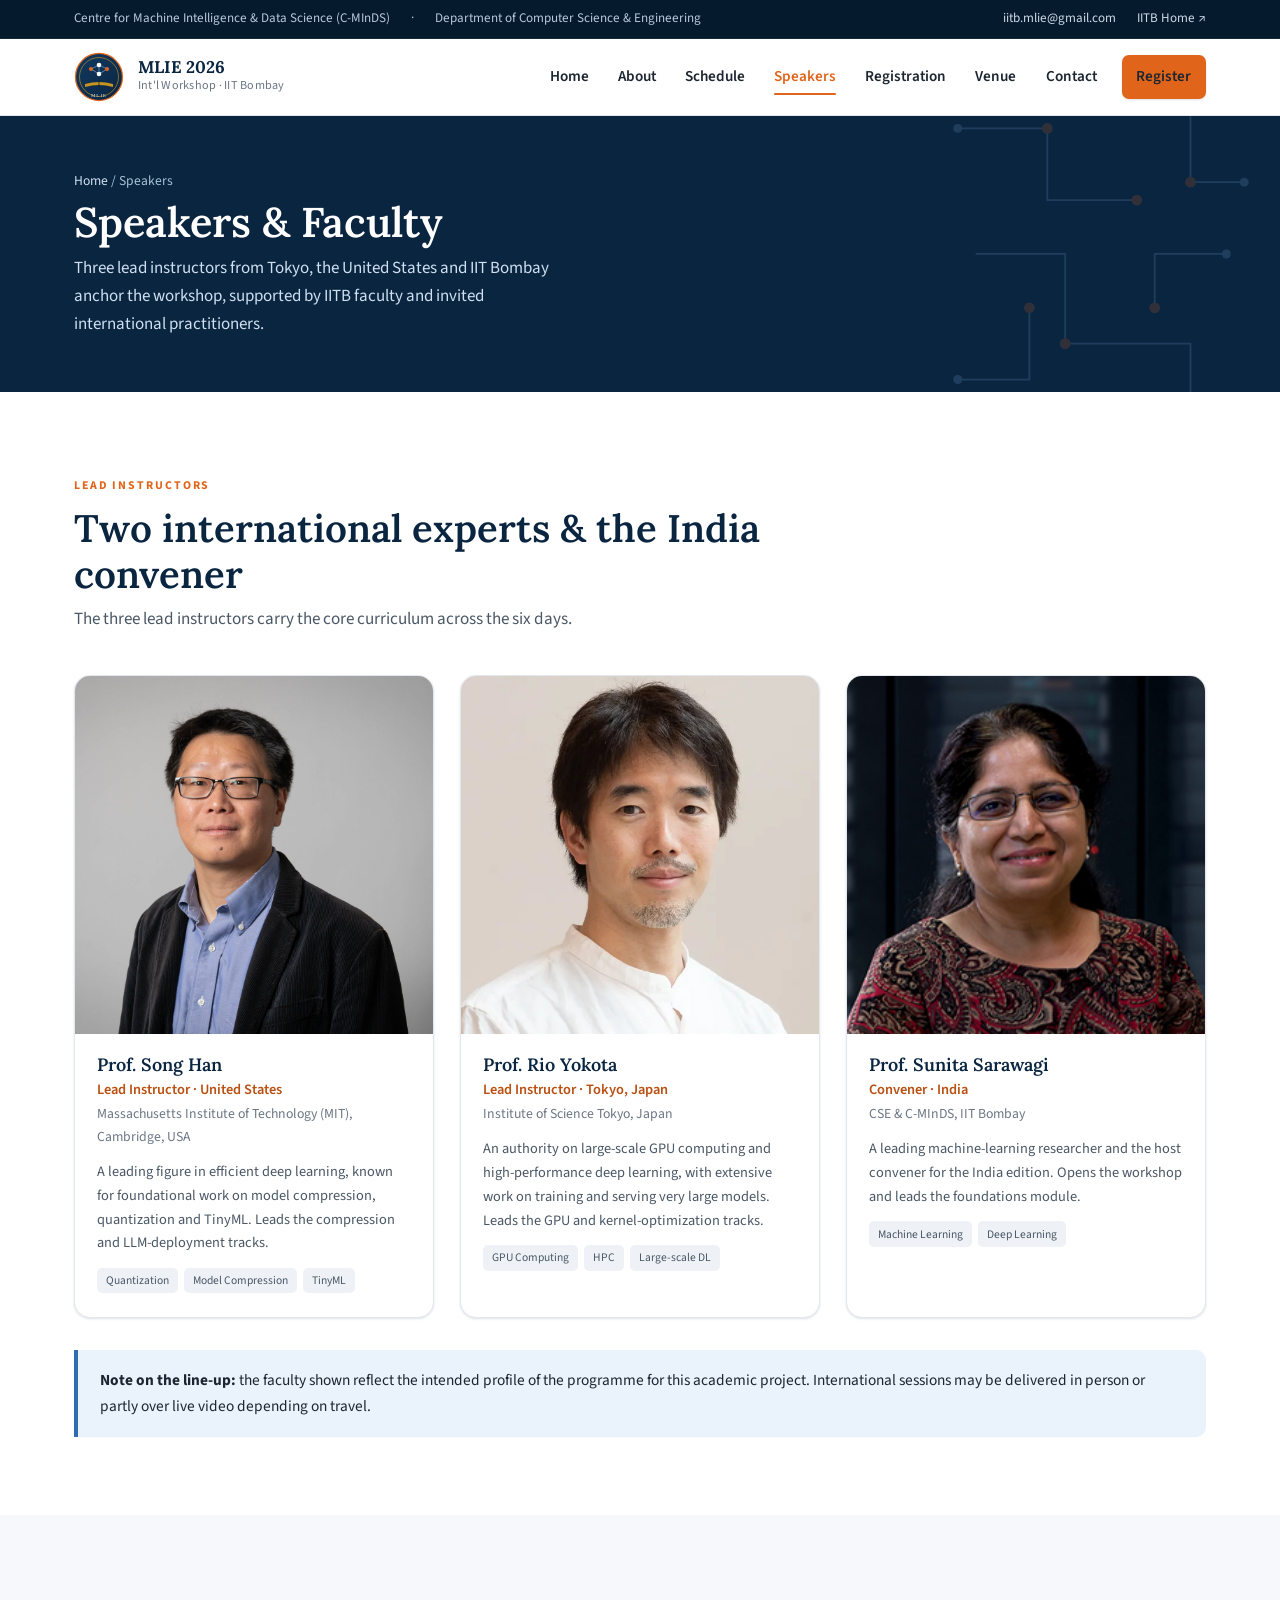
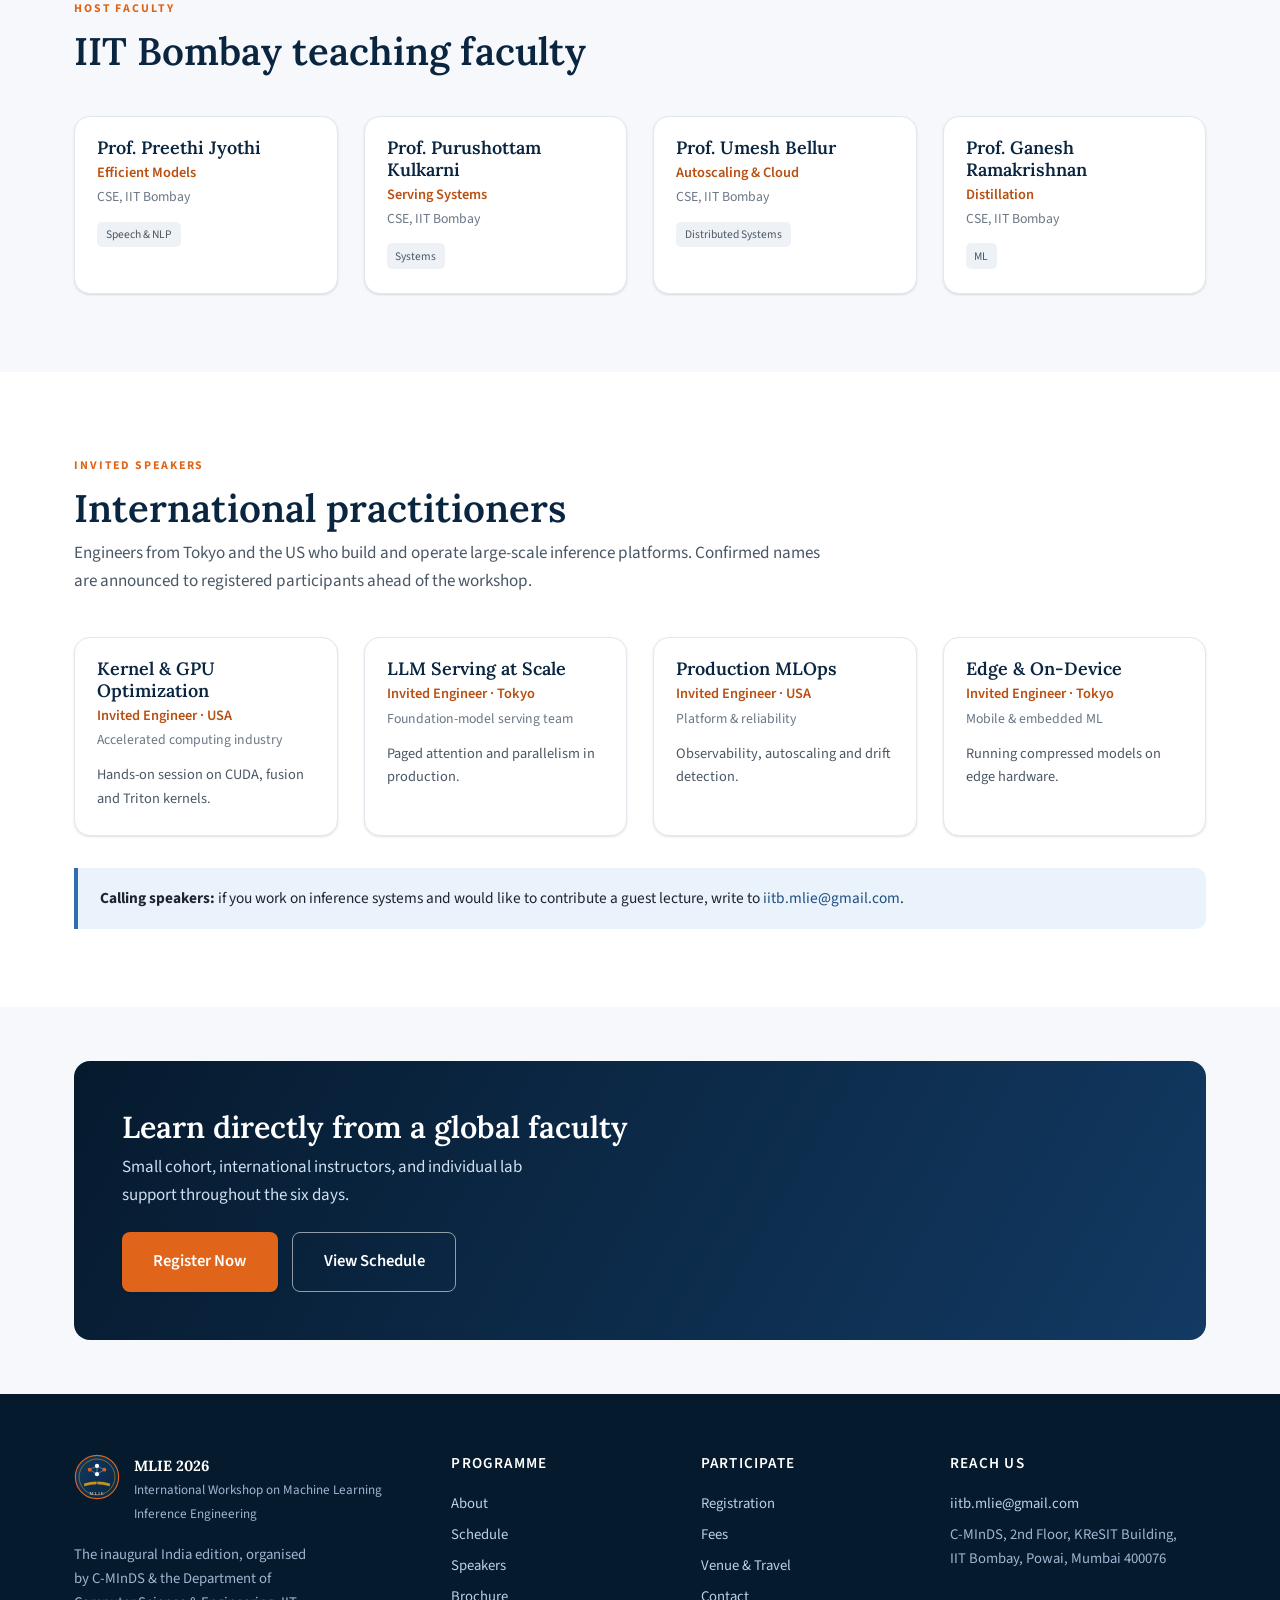
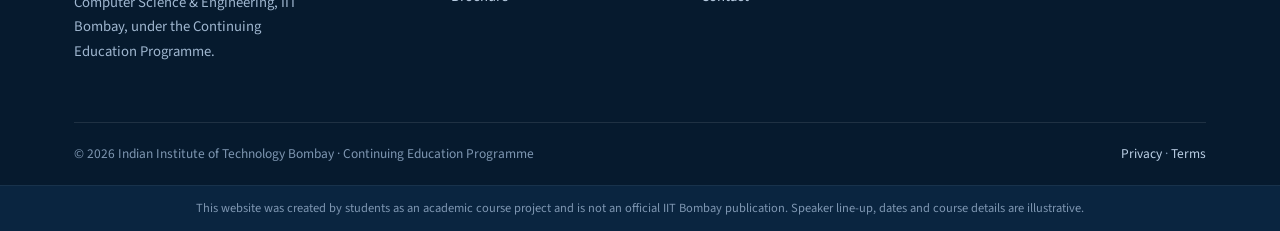
<file: speakers.html>
<!DOCTYPE html>
<html lang="en">
<head>
<meta charset="UTF-8" />
<meta name="viewport" content="width=device-width, initial-scale=1.0" />
<title>Speakers &amp; Faculty · MLIE 2026 — International Workshop, IIT Bombay</title>
<meta name="description" content="Lead instructors from Tokyo, the United States and IIT Bombay, plus IITB faculty and invited international speakers for MLIE 2026." />
<link rel="icon" href="assets/logo.svg" type="image/svg+xml" />
<link rel="preconnect" href="https://fonts.googleapis.com" />
<link rel="preconnect" href="https://fonts.gstatic.com" crossorigin />
<link href="https://fonts.googleapis.com/css2?family=Lora:wght@500;600;700&family=Source+Sans+3:wght@400;500;600;700&display=swap" rel="stylesheet" />
<link rel="stylesheet" href="css/style.css" />
</head>
<body>

<svg width="0" height="0" style="position:absolute" aria-hidden="true"><defs><linearGradient id="a1" x1="0" y1="0" x2="1" y2="1"><stop offset="0" stop-color="#1d4e82"/><stop offset="1" stop-color="#0a2540"/></linearGradient></defs></svg>

<div class="topbar">
  <div class="container">
    <div class="topbar__left"><span>Centre for Machine Intelligence &amp; Data Science (C-MInDS)</span><span>·</span><span>Department of Computer Science &amp; Engineering</span></div>
    <div class="topbar__links"><a href="mailto:iitb.mlie@gmail.com">iitb.mlie@gmail.com</a><a href="https://www.iitb.ac.in" target="_blank" rel="noopener">IITB Home ↗</a></div>
  </div>
</div>

<header class="site-header">
  <div class="container">
    <nav class="nav">
      <a class="brand" href="index.html"><img src="assets/logo.svg" alt="MLIE 2026 emblem" /><span class="brand__text"><strong>MLIE&nbsp;2026</strong><span>Int'l Workshop · IIT Bombay</span></span></a>
      <button class="nav__toggle" aria-label="Toggle menu" aria-expanded="false" aria-controls="nav-menu"><span></span><span></span><span></span></button>
      <ul class="nav__menu" id="nav-menu">
        <li><a href="index.html">Home</a></li>
        <li><a href="about.html">About</a></li>
        <li><a href="schedule.html">Schedule</a></li>
        <li><a href="speakers.html" class="active">Speakers</a></li>
        <li><a href="registration.html">Registration</a></li>
        <li><a href="venue.html">Venue</a></li>
        <li><a href="contact.html">Contact</a></li>
        <li class="nav__cta"><a class="btn btn--primary" href="registration.html">Register</a></li>
      </ul>
    </nav>
  </div>
</header>

<section class="page-hero">
  <div class="container">
    <div class="crumb"><a href="index.html">Home</a> / Speakers</div>
    <h1>Speakers &amp; Faculty</h1>
    <p>Three lead instructors from Tokyo, the United States and IIT Bombay anchor the workshop, supported by IITB faculty and invited international practitioners.</p>
  </div>
</section>

<!-- Lead instructors -->
<section class="section">
  <div class="container">
    <div class="section-head"><span class="eyebrow">Lead instructors</span><h2>Two international experts &amp; the India convener</h2><p>The three lead instructors carry the core curriculum across the six days.</p></div>
    <div class="grid grid-3">

      <div class="speaker">
        <div class="speaker__photo"><img class="ppic" src="assets/song-han.jpg" alt="Prof. Song Han" data-initials="SH" /></div>
        <div class="speaker__body">
          <h3>Prof. Song Han</h3>
          <div class="speaker__role">Lead Instructor · United States</div>
          <div class="speaker__aff">Massachusetts Institute of Technology (MIT), Cambridge, USA</div>
          <p>A leading figure in efficient deep learning, known for foundational work on model compression, quantization and TinyML. Leads the compression and LLM-deployment tracks.</p>
          <div class="speaker__tags"><span>Quantization</span><span>Model Compression</span><span>TinyML</span></div>
        </div>
      </div>

      <div class="speaker">
        <div class="speaker__photo"><img class="ppic" src="assets/rio-yokota.jpg" alt="Prof. Rio Yokota" data-initials="RY" /></div>
        <div class="speaker__body">
          <h3>Prof. Rio Yokota</h3>
          <div class="speaker__role">Lead Instructor · Tokyo, Japan</div>
          <div class="speaker__aff">Institute of Science Tokyo, Japan</div>
          <p>An authority on large-scale GPU computing and high-performance deep learning, with extensive work on training and serving very large models. Leads the GPU and kernel-optimization tracks.</p>
          <div class="speaker__tags"><span>GPU Computing</span><span>HPC</span><span>Large-scale DL</span></div>
        </div>
      </div>

      <div class="speaker">
        <div class="speaker__photo"><img class="ppic" src="assets/sunita-sarawagi.jpg" alt="Prof. Sunita Sarawagi" data-initials="SS" /></div>
        <div class="speaker__body">
          <h3>Prof. Sunita Sarawagi</h3>
          <div class="speaker__role">Convener · India</div>
          <div class="speaker__aff">CSE &amp; C-MInDS, IIT Bombay</div>
          <p>A leading machine-learning researcher and the host convener for the India edition. Opens the workshop and leads the foundations module.</p>
          <div class="speaker__tags"><span>Machine Learning</span><span>Deep Learning</span></div>
        </div>
      </div>

    </div>
    <div class="callout info mt-3"><p><strong>Note on the line-up:</strong> the faculty shown reflect the intended profile of the programme for this academic project. International sessions may be delivered in person or partly over live video depending on travel.</p></div>
  </div>
</section>

<!-- Host faculty -->
<section class="section section--alt">
  <div class="container">
    <div class="section-head"><span class="eyebrow">Host faculty</span><h2>IIT Bombay teaching faculty</h2></div>
    <div class="grid grid-4">
      <div class="speaker"><div class="speaker__body"><h3>Prof. Preethi Jyothi</h3><div class="speaker__role">Efficient Models</div><div class="speaker__aff">CSE, IIT Bombay</div><div class="speaker__tags"><span>Speech &amp; NLP</span></div></div></div>
      <div class="speaker"><div class="speaker__body"><h3>Prof. Purushottam Kulkarni</h3><div class="speaker__role">Serving Systems</div><div class="speaker__aff">CSE, IIT Bombay</div><div class="speaker__tags"><span>Systems</span></div></div></div>
      <div class="speaker"><div class="speaker__body"><h3>Prof. Umesh Bellur</h3><div class="speaker__role">Autoscaling &amp; Cloud</div><div class="speaker__aff">CSE, IIT Bombay</div><div class="speaker__tags"><span>Distributed Systems</span></div></div></div>
      <div class="speaker"><div class="speaker__body"><h3>Prof. Ganesh Ramakrishnan</h3><div class="speaker__role">Distillation</div><div class="speaker__aff">CSE, IIT Bombay</div><div class="speaker__tags"><span>ML</span></div></div></div>
    </div>
  </div>
</section>

<!-- Invited international speakers -->
<section class="section">
  <div class="container">
    <div class="section-head"><span class="eyebrow">Invited speakers</span><h2>International practitioners</h2><p>Engineers from Tokyo and the US who build and operate large-scale inference platforms. Confirmed names are announced to registered participants ahead of the workshop.</p></div>
    <div class="grid grid-4">
      <div class="speaker"><div class="speaker__body"><h3>Kernel &amp; GPU Optimization</h3><div class="speaker__role">Invited Engineer · USA</div><div class="speaker__aff">Accelerated computing industry</div><p>Hands-on session on CUDA, fusion and Triton kernels.</p></div></div>
      <div class="speaker"><div class="speaker__body"><h3>LLM Serving at Scale</h3><div class="speaker__role">Invited Engineer · Tokyo</div><div class="speaker__aff">Foundation-model serving team</div><p>Paged attention and parallelism in production.</p></div></div>
      <div class="speaker"><div class="speaker__body"><h3>Production MLOps</h3><div class="speaker__role">Invited Engineer · USA</div><div class="speaker__aff">Platform &amp; reliability</div><p>Observability, autoscaling and drift detection.</p></div></div>
      <div class="speaker"><div class="speaker__body"><h3>Edge &amp; On-Device</h3><div class="speaker__role">Invited Engineer · Tokyo</div><div class="speaker__aff">Mobile &amp; embedded ML</div><p>Running compressed models on edge hardware.</p></div></div>
    </div>
    <div class="callout info mt-3"><p><strong>Calling speakers:</strong> if you work on inference systems and would like to contribute a guest lecture, write to <a href="mailto:iitb.mlie@gmail.com">iitb.mlie@gmail.com</a>.</p></div>
  </div>
</section>

<section class="section section--tight section--alt">
  <div class="container">
    <div class="cta-band">
      <h2>Learn directly from a global faculty</h2>
      <p>Small cohort, international instructors, and individual lab support throughout the six days.</p>
      <div class="actions"><a class="btn btn--primary btn--lg" href="registration.html">Register Now</a><a class="btn btn--ghost btn--lg" href="schedule.html">View Schedule</a></div>
    </div>
  </div>
</section>

<footer class="site-footer">
  <div class="container">
    <div class="footer-grid">
      <div><div class="footer-brand"><img src="assets/logo.svg" alt="MLIE 2026" /><div><strong>MLIE 2026</strong><span>International Workshop on Machine Learning Inference Engineering</span></div></div><p style="max-width:34ch">The inaugural India edition, organised by C-MInDS &amp; the Department of Computer Science &amp; Engineering, IIT Bombay, under the Continuing Education Programme.</p></div>
      <div><h4>Programme</h4><a href="about.html">About</a><a href="schedule.html">Schedule</a><a href="speakers.html">Speakers</a><a href="brochure.html">Brochure</a></div>
      <div><h4>Participate</h4><a href="registration.html">Registration</a><a href="registration.html#fees">Fees</a><a href="venue.html">Venue &amp; Travel</a><a href="contact.html">Contact</a></div>
      <div><h4>Reach us</h4><a href="mailto:iitb.mlie@gmail.com">iitb.mlie@gmail.com</a><span style="color:#9fb6cf;display:block;padding:.22rem 0">C-MInDS, 2nd Floor, KReSIT Building,<br>IIT Bombay, Powai, Mumbai 400076</span></div>
    </div>
    <div class="footer-bottom"><span>© <span id="yr">2026</span> Indian Institute of Technology Bombay · Continuing Education Programme</span><span><a href="#" style="display:inline">Privacy</a> · <a href="#" style="display:inline">Terms</a></span></div>
  </div>
  <div class="footer-disclaimer">This website was created by students as an academic course project and is not an official IIT Bombay publication. Speaker line-up, dates and course details are illustrative.</div>
</footer>

<script src="js/main.js"></script>
</body>
</html>
</file>
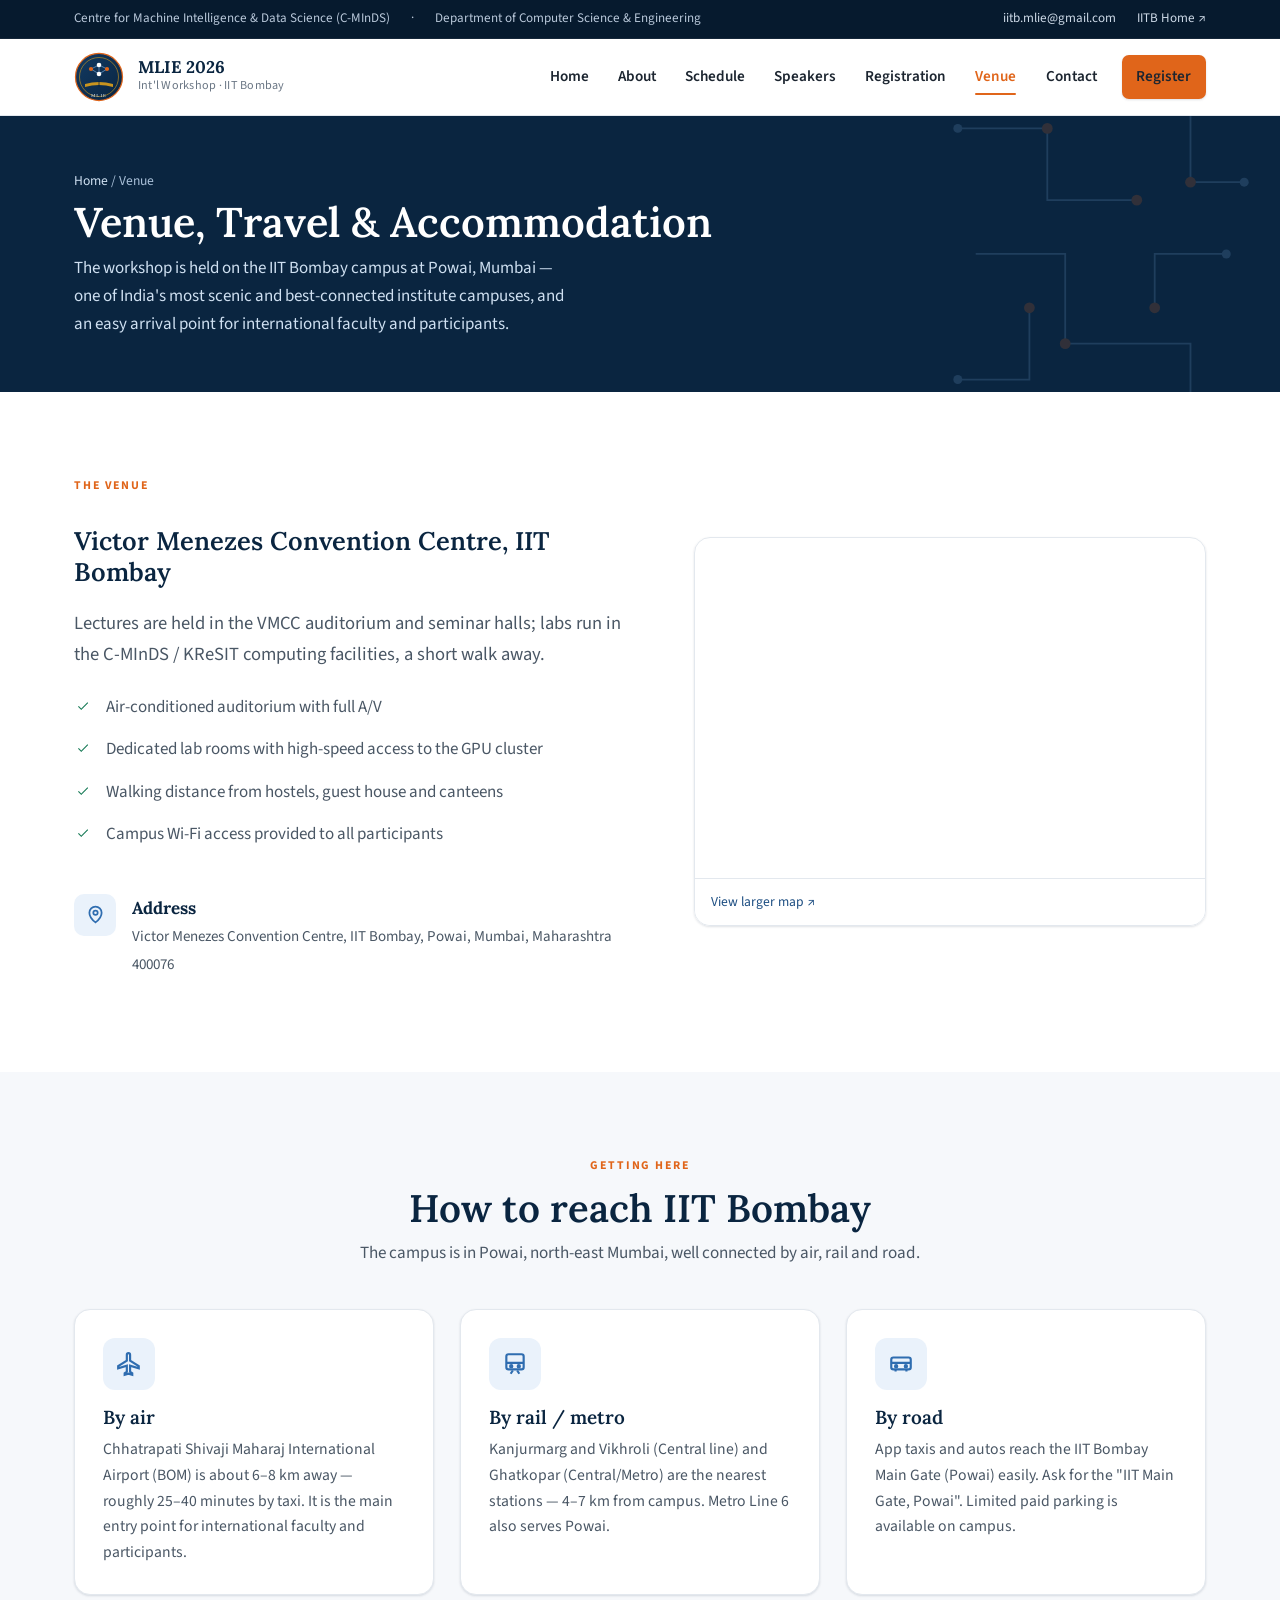
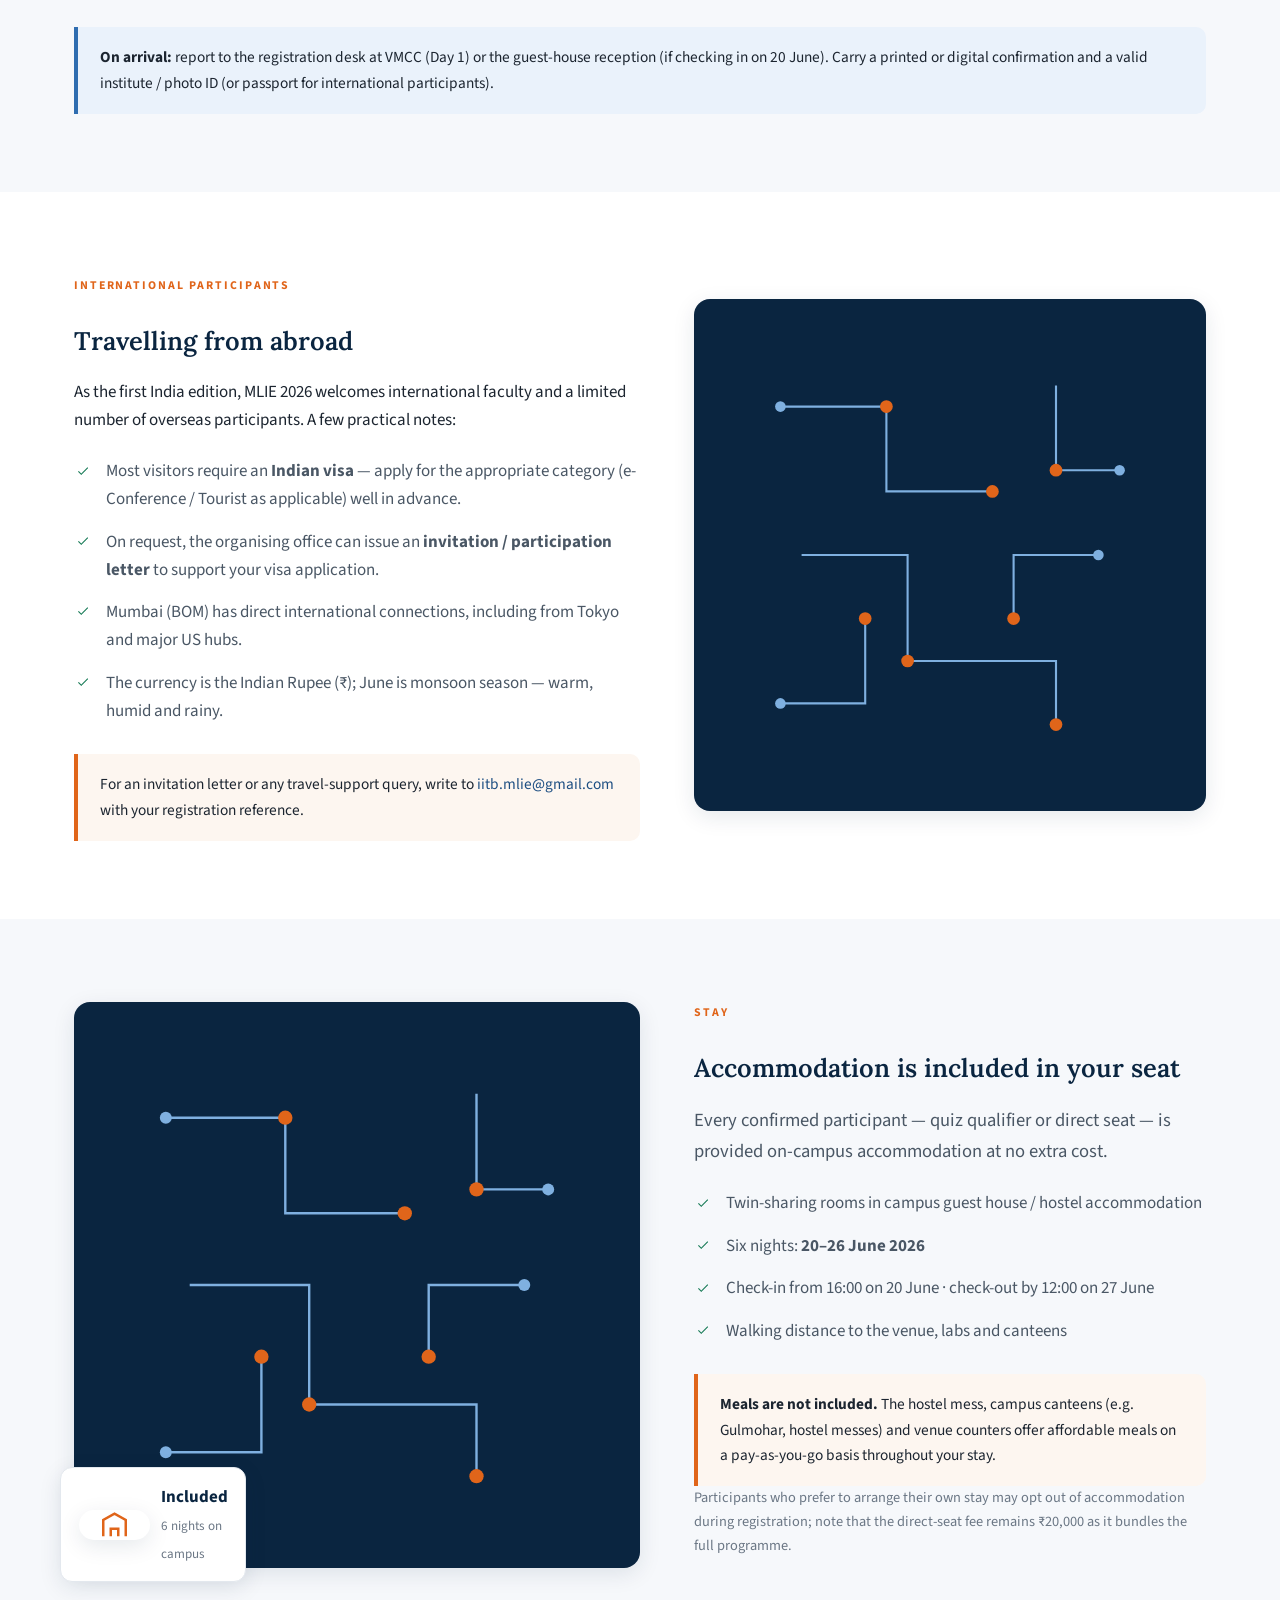
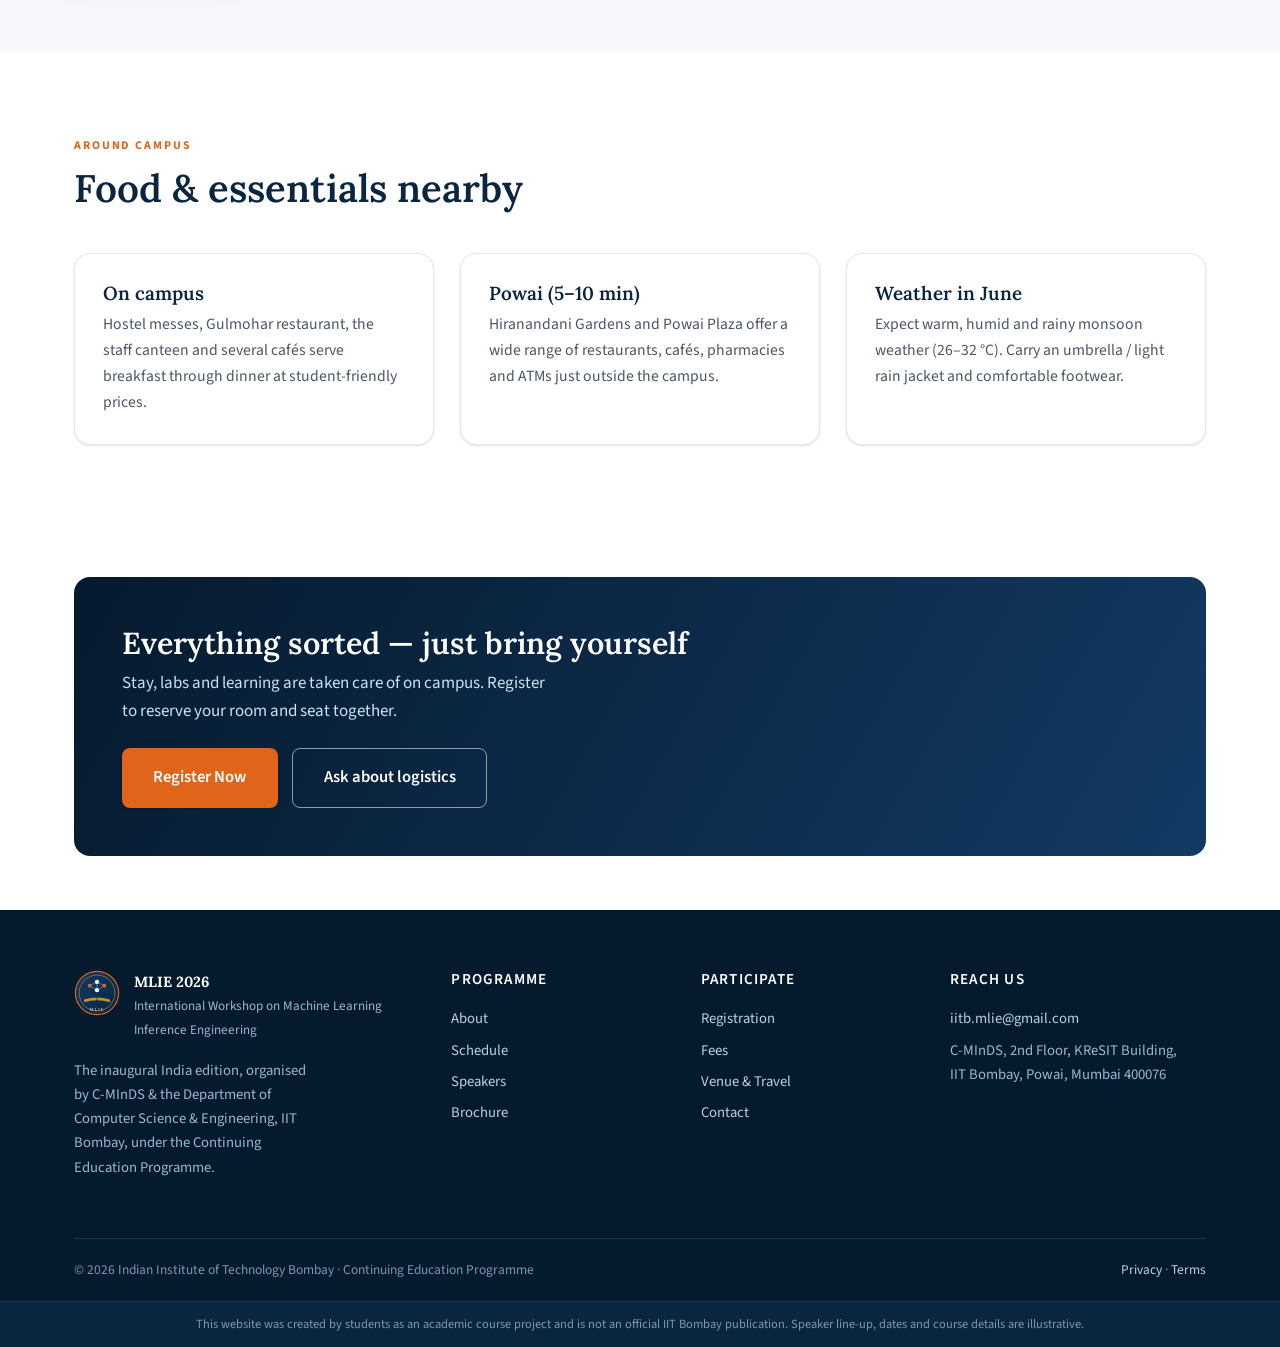
<file: venue.html>
<!DOCTYPE html>
<html lang="en">
<head>
<meta charset="UTF-8" />
<meta name="viewport" content="width=device-width, initial-scale=1.0" />
<title>Venue, Travel &amp; Accommodation · MLIE 2026 — IIT Bombay</title>
<meta name="description" content="Venue, how to reach IIT Bombay Powai, international travel &amp; visa notes, and 6-night accommodation details for MLIE 2026." />
<link rel="icon" href="assets/logo.svg" type="image/svg+xml" />
<link rel="preconnect" href="https://fonts.googleapis.com" />
<link rel="preconnect" href="https://fonts.gstatic.com" crossorigin />
<link href="https://fonts.googleapis.com/css2?family=Lora:wght@500;600;700&family=Source+Sans+3:wght@400;500;600;700&display=swap" rel="stylesheet" />
<link rel="stylesheet" href="css/style.css" />
</head>
<body>

<div class="topbar">
  <div class="container">
    <div class="topbar__left"><span>Centre for Machine Intelligence &amp; Data Science (C-MInDS)</span><span>·</span><span>Department of Computer Science &amp; Engineering</span></div>
    <div class="topbar__links"><a href="mailto:iitb.mlie@gmail.com">iitb.mlie@gmail.com</a><a href="https://www.iitb.ac.in" target="_blank" rel="noopener">IITB Home ↗</a></div>
  </div>
</div>

<header class="site-header">
  <div class="container">
    <nav class="nav">
      <a class="brand" href="index.html"><img src="assets/logo.svg" alt="MLIE 2026 emblem" /><span class="brand__text"><strong>MLIE&nbsp;2026</strong><span>Int'l Workshop · IIT Bombay</span></span></a>
      <button class="nav__toggle" aria-label="Toggle menu" aria-expanded="false" aria-controls="nav-menu"><span></span><span></span><span></span></button>
      <ul class="nav__menu" id="nav-menu">
        <li><a href="index.html">Home</a></li>
        <li><a href="about.html">About</a></li>
        <li><a href="schedule.html">Schedule</a></li>
        <li><a href="speakers.html">Speakers</a></li>
        <li><a href="registration.html">Registration</a></li>
        <li><a href="venue.html" class="active">Venue</a></li>
        <li><a href="contact.html">Contact</a></li>
        <li class="nav__cta"><a class="btn btn--primary" href="registration.html">Register</a></li>
      </ul>
    </nav>
  </div>
</header>

<section class="page-hero">
  <div class="container">
    <div class="crumb"><a href="index.html">Home</a> / Venue</div>
    <h1>Venue, Travel &amp; Accommodation</h1>
    <p>The workshop is held on the IIT Bombay campus at Powai, Mumbai — one of India's most scenic and best-connected institute campuses, and an easy arrival point for international faculty and participants.</p>
  </div>
</section>

<!-- Venue -->
<section class="section">
  <div class="container">
    <div class="split">
      <div>
        <span class="eyebrow">The venue</span>
        <h2>Victor Menezes Convention Centre, IIT Bombay</h2>
        <p class="lead">Lectures are held in the VMCC auditorium and seminar halls; labs run in the C-MInDS / KReSIT computing facilities, a short walk away.</p>
        <ul class="checklist">
          <li>Air-conditioned auditorium with full A/V</li>
          <li>Dedicated lab rooms with high-speed access to the GPU cluster</li>
          <li>Walking distance from hostels, guest house and canteens</li>
          <li>Campus Wi-Fi access provided to all participants</li>
        </ul>
        <div class="contact-info mt-2">
          <div class="row"><div class="ic"><svg viewBox="0 0 24 24" fill="none" stroke="currentColor" stroke-width="2"><path d="M12 21s-7-5.2-7-11a7 7 0 0 1 14 0c0 5.8-7 11-7 11Z"/><circle cx="12" cy="10" r="2.5"/></svg></div><div><b>Address</b><span>Victor Menezes Convention Centre, IIT Bombay, Powai, Mumbai, Maharashtra 400076</span></div></div>
        </div>
      </div>
      <div class="map-embed">
        <iframe title="IIT Bombay location map" loading="lazy" src="https://www.openstreetmap.org/export/embed.html?bbox=72.900%2C19.120%2C72.935%2C19.145&amp;layer=mapnik&amp;marker=19.1334%2C72.9133"></iframe>
        <div style="padding:12px 16px;font-size:.85rem;background:#fff;border-top:1px solid var(--line)"><a href="https://www.openstreetmap.org/?mlat=19.1334&mlon=72.9133#map=15/19.1334/72.9133" target="_blank" rel="noopener">View larger map ↗</a></div>
      </div>
    </div>
  </div>
</section>

<!-- Getting there -->
<section class="section section--alt">
  <div class="container">
    <div class="section-head center"><span class="eyebrow">Getting here</span><h2>How to reach IIT Bombay</h2><p>The campus is in Powai, north-east Mumbai, well connected by air, rail and road.</p></div>
    <div class="grid grid-3">
      <div class="card">
        <div class="ico"><svg viewBox="0 0 24 24" fill="none" stroke="currentColor" stroke-width="2"><path d="M21 16v-2l-8-5V3.5a1.5 1.5 0 0 0-3 0V9l-8 5v2l8-2.5V19l-2 1.5V22l3.5-1 3.5 1v-1.5L13 19v-5.5z"/></svg></div>
        <h3>By air</h3>
        <p>Chhatrapati Shivaji Maharaj International Airport (BOM) is about 6–8 km away — roughly 25–40 minutes by taxi. It is the main entry point for international faculty and participants.</p>
      </div>
      <div class="card">
        <div class="ico"><svg viewBox="0 0 24 24" fill="none" stroke="currentColor" stroke-width="2"><rect x="4" y="3" width="16" height="14" rx="2"/><path d="M4 11h16M8 21l2-3M16 21l-2-3"/><circle cx="8.5" cy="14" r="1"/><circle cx="15.5" cy="14" r="1"/></svg></div>
        <h3>By rail / metro</h3>
        <p>Kanjurmarg and Vikhroli (Central line) and Ghatkopar (Central/Metro) are the nearest stations — 4–7 km from campus. Metro Line 6 also serves Powai.</p>
      </div>
      <div class="card">
        <div class="ico"><svg viewBox="0 0 24 24" fill="none" stroke="currentColor" stroke-width="2"><rect x="3" y="6" width="18" height="11" rx="2"/><path d="M3 11h18M7 17v2M17 17v2"/><circle cx="7.5" cy="14" r="1"/><circle cx="16.5" cy="14" r="1"/></svg></div>
        <h3>By road</h3>
        <p>App taxis and autos reach the IIT Bombay Main Gate (Powai) easily. Ask for the "IIT Main Gate, Powai". Limited paid parking is available on campus.</p>
      </div>
    </div>
    <div class="callout info mt-3"><p><strong>On arrival:</strong> report to the registration desk at VMCC (Day 1) or the guest-house reception (if checking in on 20 June). Carry a printed or digital confirmation and a valid institute / photo ID (or passport for international participants).</p></div>
  </div>
</section>

<!-- International note -->
<section class="section">
  <div class="container">
    <div class="split">
      <div>
        <span class="eyebrow">International participants</span>
        <h2>Travelling from abroad</h2>
        <p>As the first India edition, MLIE 2026 welcomes international faculty and a limited number of overseas participants. A few practical notes:</p>
        <ul class="checklist">
          <li>Most visitors require an <strong>Indian visa</strong> — apply for the appropriate category (e-Conference / Tourist as applicable) well in advance.</li>
          <li>On request, the organising office can issue an <strong>invitation / participation letter</strong> to support your visa application.</li>
          <li>Mumbai (BOM) has direct international connections, including from Tokyo and major US hubs.</li>
          <li>The currency is the Indian Rupee (₹); June is monsoon season — warm, humid and rainy.</li>
        </ul>
        <div class="callout mt-2"><p>For an invitation letter or any travel-support query, write to <a href="mailto:iitb.mlie@gmail.com">iitb.mlie@gmail.com</a> with your registration reference.</p></div>
      </div>
      <div class="split__media">
        <img src="assets/circuit.svg" alt="" style="background:var(--navy);border-radius:16px;padding:44px;box-shadow:var(--shadow)" />
      </div>
    </div>
  </div>
</section>

<!-- Accommodation -->
<section class="section section--alt">
  <div class="container">
    <div class="split">
      <div class="split__media">
        <img src="assets/circuit.svg" alt="" style="background:var(--navy);border-radius:16px;padding:44px;box-shadow:var(--shadow)" />
        <div class="tag"><svg width="30" height="30" viewBox="0 0 24 24" fill="none" stroke="#e0651a" stroke-width="2"><path d="M3 21V8l9-5 9 5v13"/><path d="M9 21v-6h6v6"/></svg><div><b>Included</b><br><span style="font-size:.82rem;color:var(--muted)">6 nights on campus</span></div></div>
      </div>
      <div>
        <span class="eyebrow">Stay</span>
        <h2>Accommodation is included in your seat</h2>
        <p class="lead">Every confirmed participant — quiz qualifier or direct seat — is provided on-campus accommodation at no extra cost.</p>
        <ul class="checklist">
          <li>Twin-sharing rooms in campus guest house / hostel accommodation</li>
          <li>Six nights: <strong>20–26 June 2026</strong></li>
          <li>Check-in from 16:00 on 20 June · check-out by 12:00 on 27 June</li>
          <li>Walking distance to the venue, labs and canteens</li>
        </ul>
        <div class="callout mt-2"><p><strong>Meals are not included.</strong> The hostel mess, campus canteens (e.g. Gulmohar, hostel messes) and venue counters offer affordable meals on a pay-as-you-go basis throughout your stay.</p></div>
        <p style="font-size:.9rem;color:var(--muted)">Participants who prefer to arrange their own stay may opt out of accommodation during registration; note that the direct-seat fee remains ₹20,000 as it bundles the full programme.</p>
      </div>
    </div>
  </div>
</section>

<!-- Nearby / food -->
<section class="section">
  <div class="container">
    <div class="section-head"><span class="eyebrow">Around campus</span><h2>Food &amp; essentials nearby</h2></div>
    <div class="grid grid-3">
      <div class="card"><h3>On campus</h3><p>Hostel messes, Gulmohar restaurant, the staff canteen and several cafés serve breakfast through dinner at student-friendly prices.</p></div>
      <div class="card"><h3>Powai (5–10 min)</h3><p>Hiranandani Gardens and Powai Plaza offer a wide range of restaurants, cafés, pharmacies and ATMs just outside the campus.</p></div>
      <div class="card"><h3>Weather in June</h3><p>Expect warm, humid and rainy monsoon weather (26–32 °C). Carry an umbrella / light rain jacket and comfortable footwear.</p></div>
    </div>
  </div>
</section>

<section class="section section--tight">
  <div class="container">
    <div class="cta-band">
      <h2>Everything sorted — just bring yourself</h2>
      <p>Stay, labs and learning are taken care of on campus. Register to reserve your room and seat together.</p>
      <div class="actions"><a class="btn btn--primary btn--lg" href="registration.html">Register Now</a><a class="btn btn--ghost btn--lg" href="contact.html">Ask about logistics</a></div>
    </div>
  </div>
</section>

<footer class="site-footer">
  <div class="container">
    <div class="footer-grid">
      <div><div class="footer-brand"><img src="assets/logo.svg" alt="MLIE 2026" /><div><strong>MLIE 2026</strong><span>International Workshop on Machine Learning Inference Engineering</span></div></div><p style="max-width:34ch">The inaugural India edition, organised by C-MInDS &amp; the Department of Computer Science &amp; Engineering, IIT Bombay, under the Continuing Education Programme.</p></div>
      <div><h4>Programme</h4><a href="about.html">About</a><a href="schedule.html">Schedule</a><a href="speakers.html">Speakers</a><a href="brochure.html">Brochure</a></div>
      <div><h4>Participate</h4><a href="registration.html">Registration</a><a href="registration.html#fees">Fees</a><a href="venue.html">Venue &amp; Travel</a><a href="contact.html">Contact</a></div>
      <div><h4>Reach us</h4><a href="mailto:iitb.mlie@gmail.com">iitb.mlie@gmail.com</a><span style="color:#9fb6cf;display:block;padding:.22rem 0">C-MInDS, 2nd Floor, KReSIT Building,<br>IIT Bombay, Powai, Mumbai 400076</span></div>
    </div>
    <div class="footer-bottom"><span>© <span id="yr">2026</span> Indian Institute of Technology Bombay · Continuing Education Programme</span><span><a href="#" style="display:inline">Privacy</a> · <a href="#" style="display:inline">Terms</a></span></div>
  </div>
  <div class="footer-disclaimer">This website was created by students as an academic course project and is not an official IIT Bombay publication. Speaker line-up, dates and course details are illustrative.</div>
</footer>

<script src="js/main.js"></script>
</body>
</html>
</file>
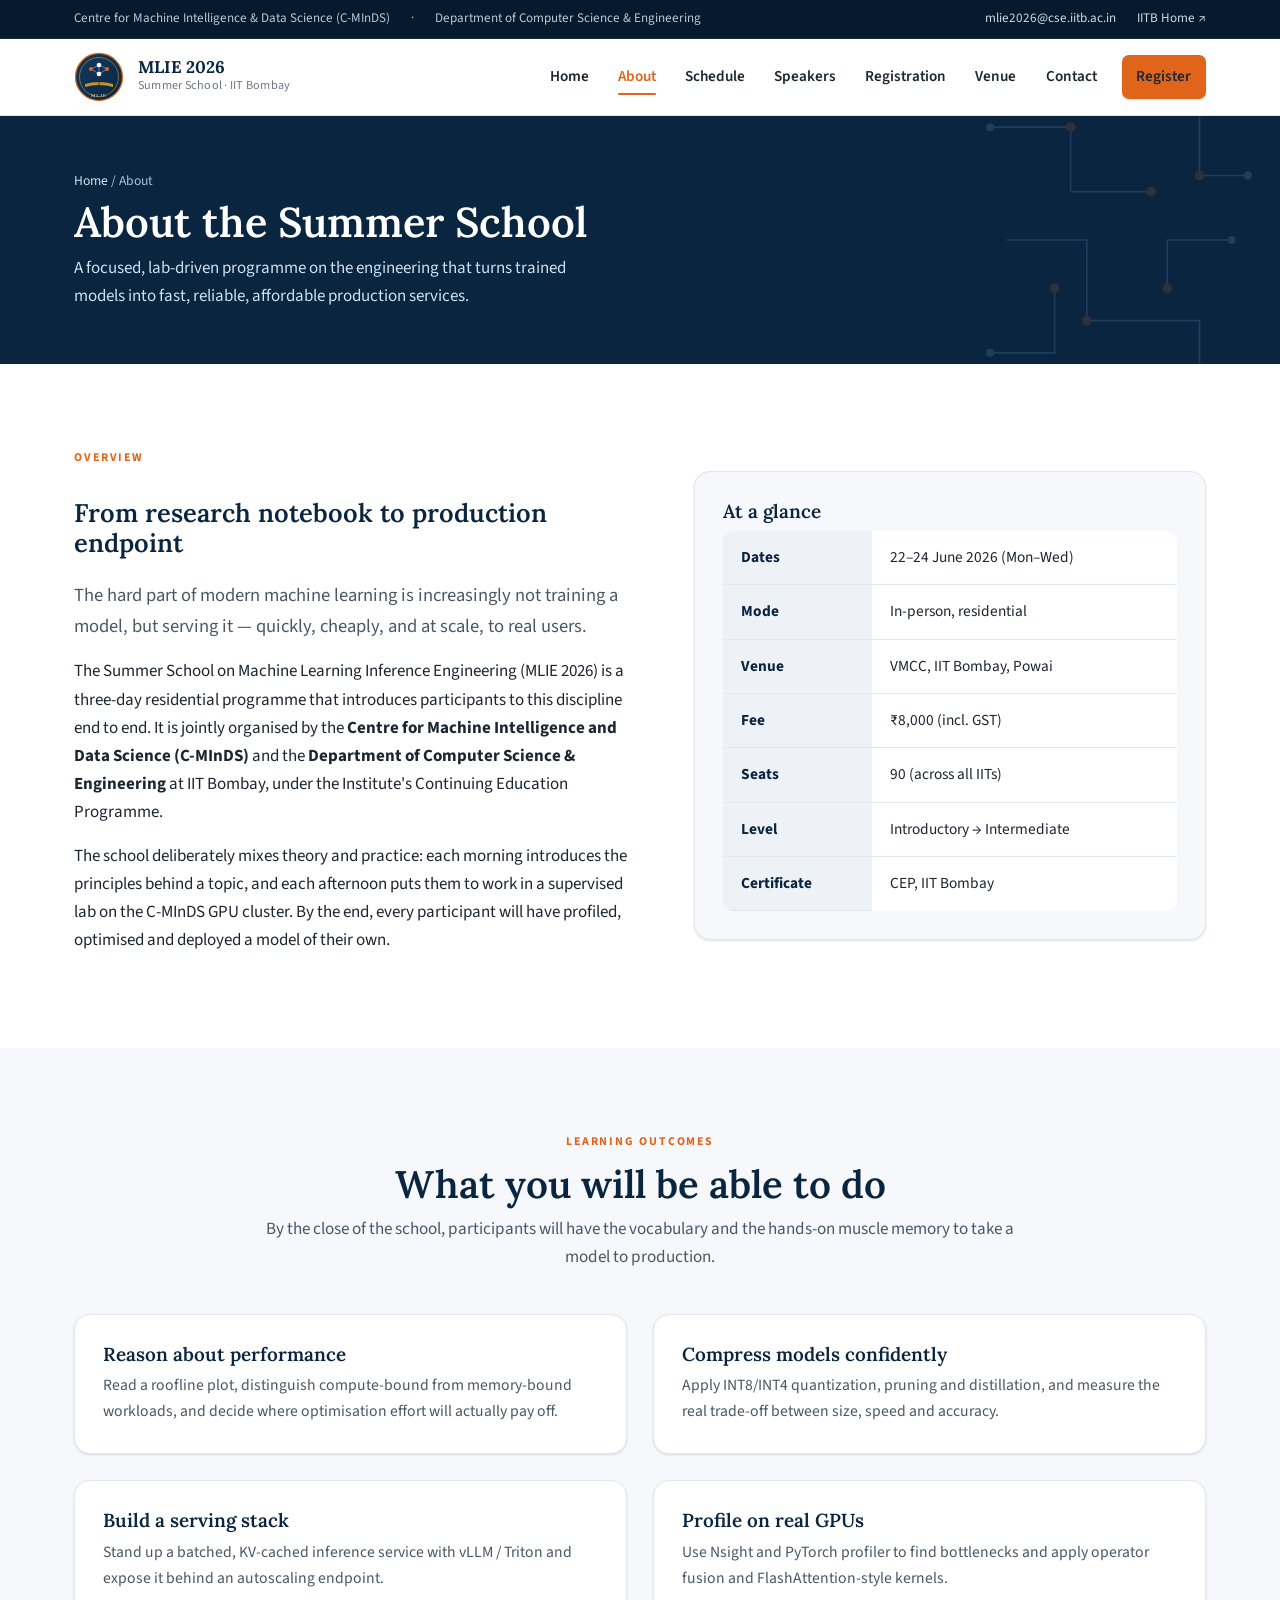
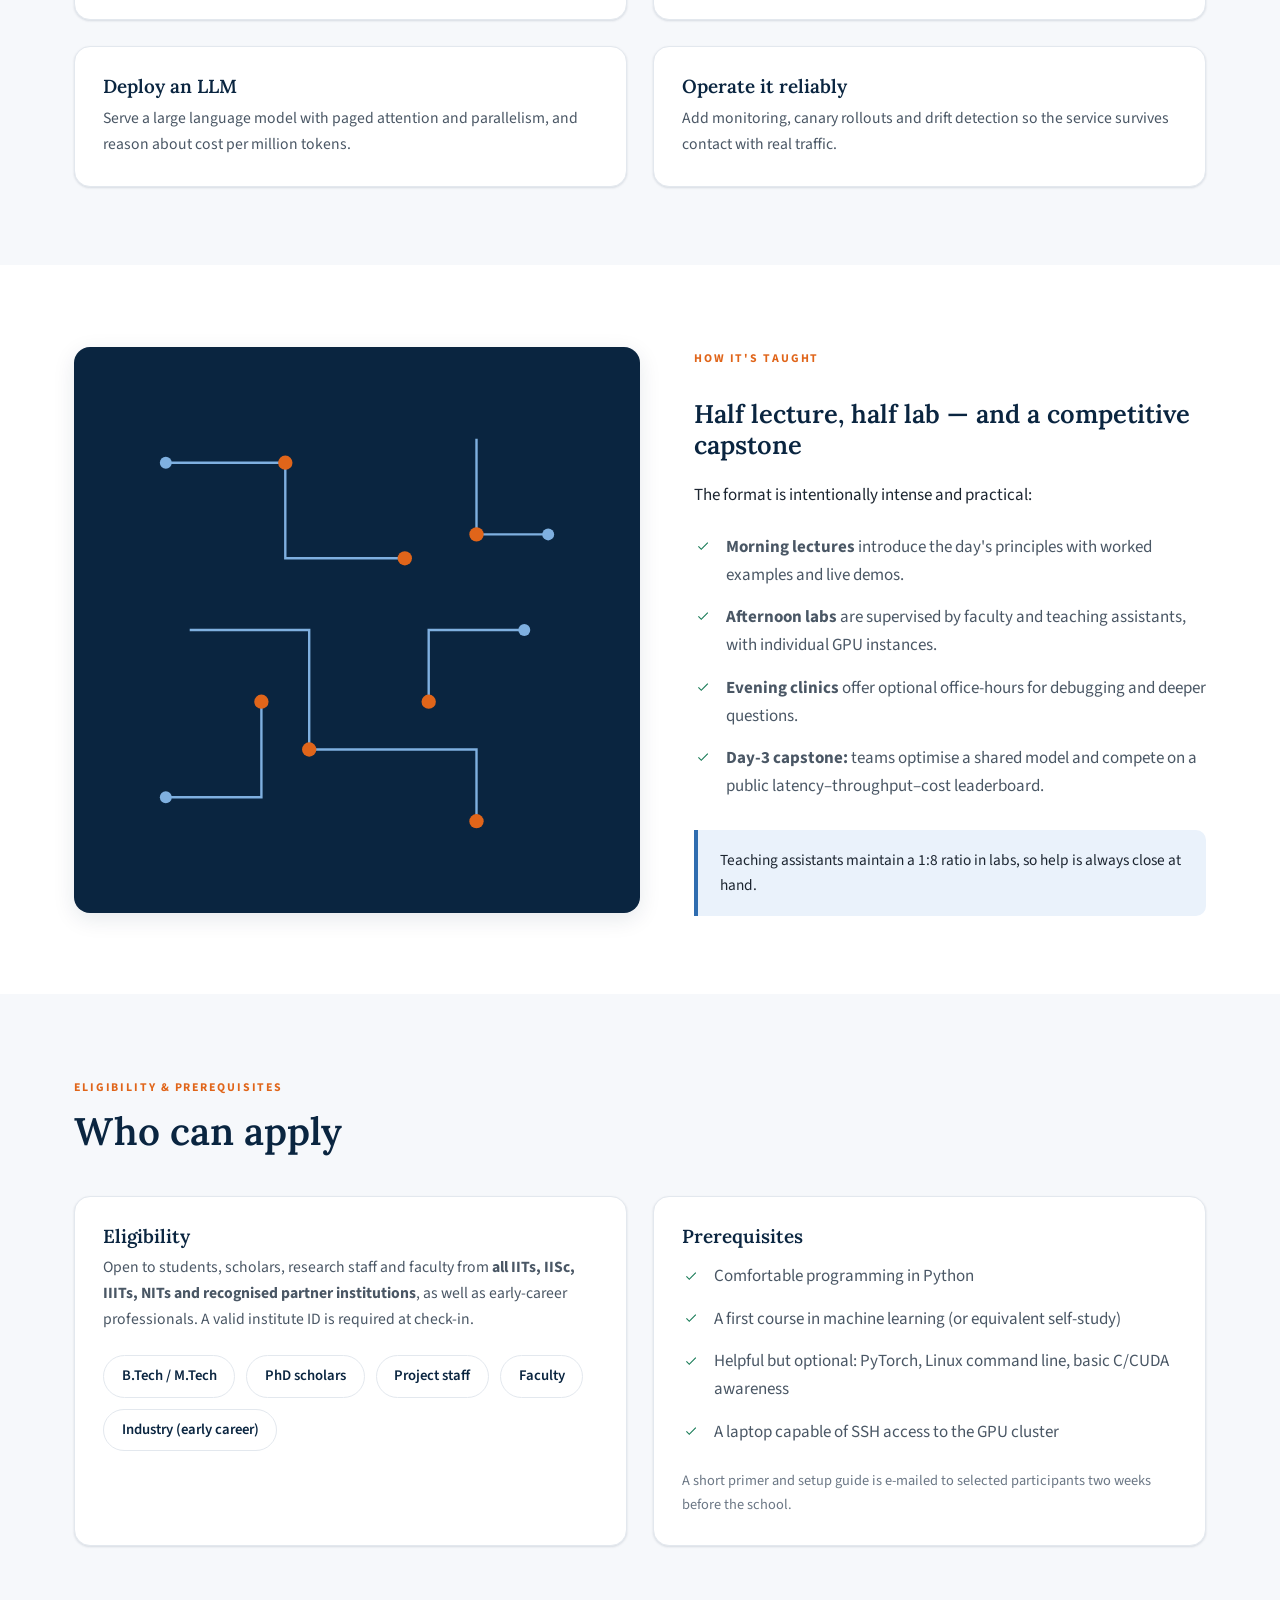
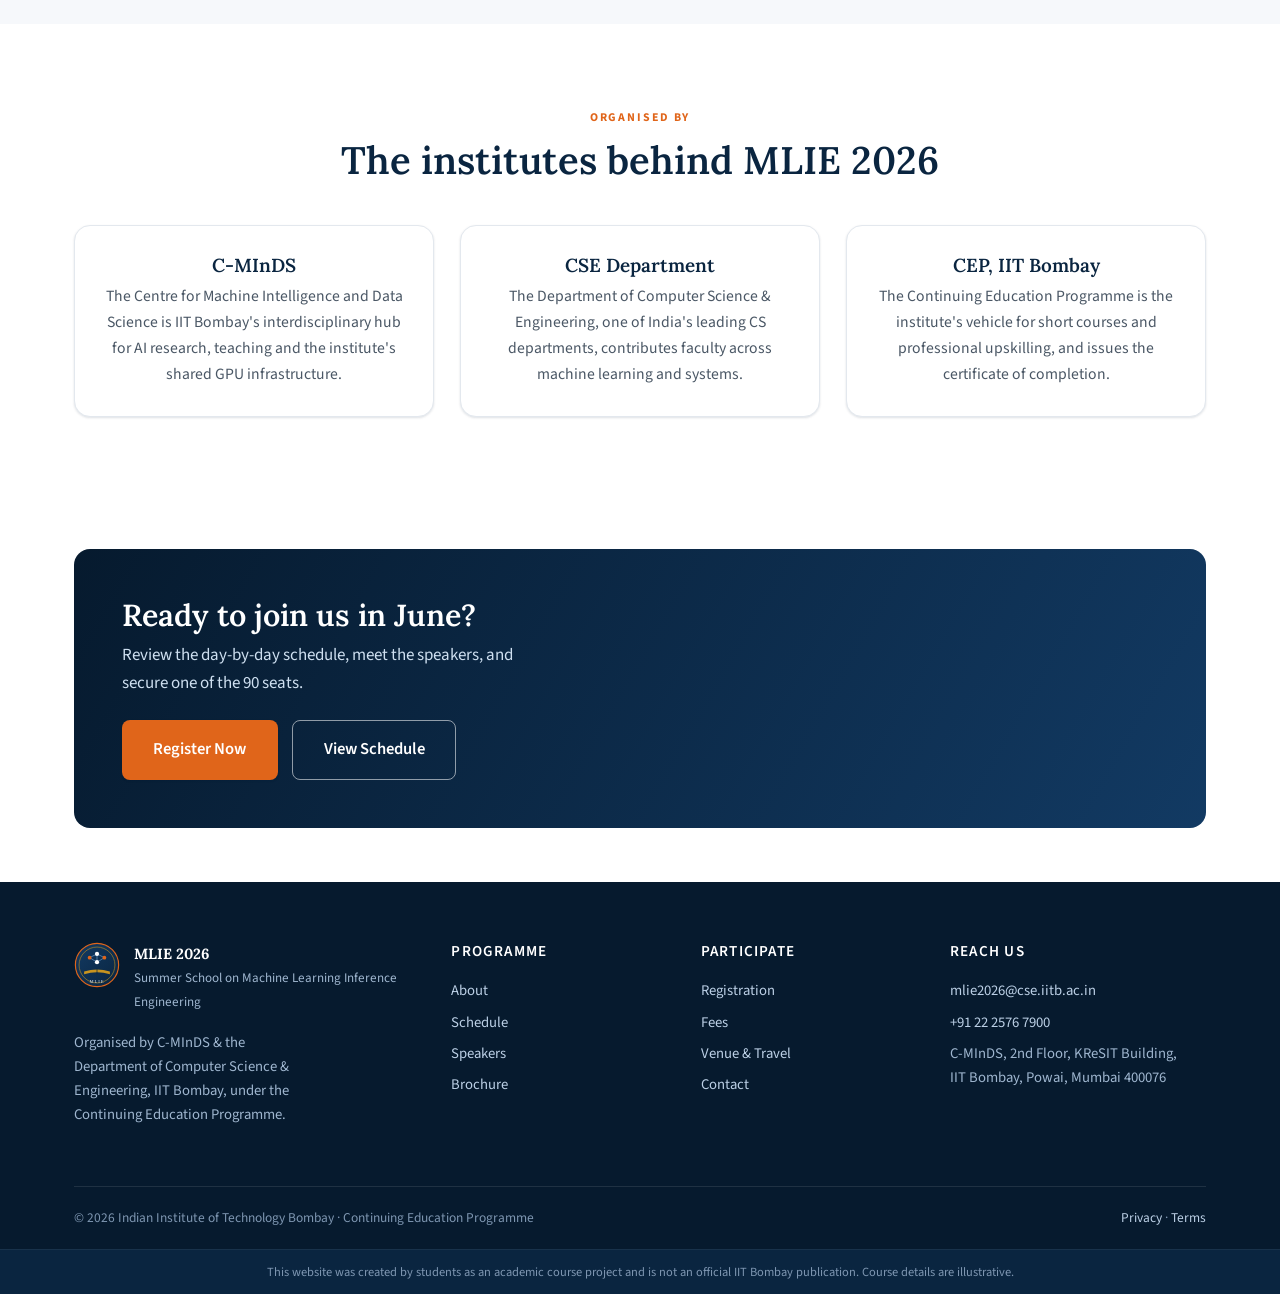
<file: mlie2026/about.html>
<!DOCTYPE html>
<html lang="en">
<head>
<meta charset="UTF-8" />
<meta name="viewport" content="width=device-width, initial-scale=1.0" />
<title>About · MLIE 2026 — Summer School on ML Inference Engineering, IIT Bombay</title>
<meta name="description" content="Course objectives, methodology, learning outcomes and eligibility for the MLIE 2026 summer school at IIT Bombay." />
<link rel="icon" href="assets/logo.svg" type="image/svg+xml" />
<link rel="preconnect" href="https://fonts.googleapis.com" />
<link rel="preconnect" href="https://fonts.gstatic.com" crossorigin />
<link href="https://fonts.googleapis.com/css2?family=Lora:wght@500;600;700&family=Source+Sans+3:wght@400;500;600;700&display=swap" rel="stylesheet" />
<link rel="stylesheet" href="css/style.css" />
</head>
<body>

<div class="topbar">
  <div class="container">
    <div class="topbar__left">
      <span>Centre for Machine Intelligence &amp; Data Science (C-MInDS)</span><span>·</span><span>Department of Computer Science &amp; Engineering</span>
    </div>
    <div class="topbar__links">
      <a href="mailto:mlie2026@cse.iitb.ac.in">mlie2026@cse.iitb.ac.in</a>
      <a href="https://www.iitb.ac.in" target="_blank" rel="noopener">IITB Home ↗</a>
    </div>
  </div>
</div>

<header class="site-header">
  <div class="container">
    <nav class="nav">
      <a class="brand" href="index.html" aria-label="MLIE 2026 home">
        <img src="assets/logo.svg" alt="MLIE 2026 emblem" />
        <span class="brand__text"><strong>MLIE&nbsp;2026</strong><span>Summer School · IIT Bombay</span></span>
      </a>
      <button class="nav__toggle" aria-label="Toggle menu" aria-expanded="false" aria-controls="nav-menu"><span></span><span></span><span></span></button>
      <ul class="nav__menu" id="nav-menu">
        <li><a href="index.html">Home</a></li>
        <li><a href="about.html" class="active">About</a></li>
        <li><a href="schedule.html">Schedule</a></li>
        <li><a href="speakers.html">Speakers</a></li>
        <li><a href="registration.html">Registration</a></li>
        <li><a href="venue.html">Venue</a></li>
        <li><a href="contact.html">Contact</a></li>
        <li class="nav__cta"><a class="btn btn--primary" href="registration.html">Register</a></li>
      </ul>
    </nav>
  </div>
</header>

<section class="page-hero">
  <div class="container">
    <div class="crumb"><a href="index.html">Home</a> / About</div>
    <h1>About the Summer School</h1>
    <p>A focused, lab-driven programme on the engineering that turns trained models into fast, reliable, affordable production services.</p>
  </div>
</section>

<!-- Overview -->
<section class="section">
  <div class="container">
    <div class="split">
      <div>
        <span class="eyebrow">Overview</span>
        <h2>From research notebook to production endpoint</h2>
        <p class="lead">The hard part of modern machine learning is increasingly not training a model, but serving it — quickly, cheaply, and at scale, to real users.</p>
        <p>The Summer School on Machine Learning Inference Engineering (MLIE 2026) is a three-day residential programme that introduces participants to this discipline end to end. It is jointly organised by the <strong>Centre for Machine Intelligence and Data Science (C-MInDS)</strong> and the <strong>Department of Computer Science &amp; Engineering</strong> at IIT Bombay, under the Institute's Continuing Education Programme.</p>
        <p>The school deliberately mixes theory and practice: each morning introduces the principles behind a topic, and each afternoon puts them to work in a supervised lab on the C-MInDS GPU cluster. By the end, every participant will have profiled, optimised and deployed a model of their own.</p>
      </div>
      <div>
        <div class="card" style="background:var(--paper-2)">
          <h3 style="margin-top:0">At a glance</h3>
          <table class="dates" style="border:0">
            <tr><th>Dates</th><td>22–24 June 2026 (Mon–Wed)</td></tr>
            <tr><th>Mode</th><td>In-person, residential</td></tr>
            <tr><th>Venue</th><td>VMCC, IIT Bombay, Powai</td></tr>
            <tr><th>Fee</th><td>₹8,000 (incl. GST)</td></tr>
            <tr><th>Seats</th><td>90 (across all IITs)</td></tr>
            <tr><th>Level</th><td>Introductory → Intermediate</td></tr>
            <tr><th>Certificate</th><td>CEP, IIT Bombay</td></tr>
          </table>
        </div>
      </div>
    </div>
  </div>
</section>

<!-- Objectives -->
<section class="section section--alt">
  <div class="container">
    <div class="section-head center">
      <span class="eyebrow">Learning outcomes</span>
      <h2>What you will be able to do</h2>
      <p>By the close of the school, participants will have the vocabulary and the hands-on muscle memory to take a model to production.</p>
    </div>
    <div class="grid grid-2">
      <div class="card"><h3>Reason about performance</h3><p>Read a roofline plot, distinguish compute-bound from memory-bound workloads, and decide where optimisation effort will actually pay off.</p></div>
      <div class="card"><h3>Compress models confidently</h3><p>Apply INT8/INT4 quantization, pruning and distillation, and measure the real trade-off between size, speed and accuracy.</p></div>
      <div class="card"><h3>Build a serving stack</h3><p>Stand up a batched, KV-cached inference service with vLLM / Triton and expose it behind an autoscaling endpoint.</p></div>
      <div class="card"><h3>Profile on real GPUs</h3><p>Use Nsight and PyTorch profiler to find bottlenecks and apply operator fusion and FlashAttention-style kernels.</p></div>
      <div class="card"><h3>Deploy an LLM</h3><p>Serve a large language model with paged attention and parallelism, and reason about cost per million tokens.</p></div>
      <div class="card"><h3>Operate it reliably</h3><p>Add monitoring, canary rollouts and drift detection so the service survives contact with real traffic.</p></div>
    </div>
  </div>
</section>

<!-- Methodology -->
<section class="section">
  <div class="container">
    <div class="split">
      <div class="split__media">
        <img src="assets/circuit.svg" alt="" style="background:var(--navy);border-radius:16px;padding:44px;box-shadow:var(--shadow)" />
      </div>
      <div>
        <span class="eyebrow">How it's taught</span>
        <h2>Half lecture, half lab — and a competitive capstone</h2>
        <p>The format is intentionally intense and practical:</p>
        <ul class="checklist">
          <li><strong>Morning lectures</strong> introduce the day's principles with worked examples and live demos.</li>
          <li><strong>Afternoon labs</strong> are supervised by faculty and teaching assistants, with individual GPU instances.</li>
          <li><strong>Evening clinics</strong> offer optional office-hours for debugging and deeper questions.</li>
          <li><strong>Day-3 capstone:</strong> teams optimise a shared model and compete on a public latency–throughput–cost leaderboard.</li>
        </ul>
        <div class="callout info mt-2"><p>Teaching assistants maintain a 1:8 ratio in labs, so help is always close at hand.</p></div>
      </div>
    </div>
  </div>
</section>

<!-- Eligibility -->
<section class="section section--alt">
  <div class="container">
    <div class="section-head">
      <span class="eyebrow">Eligibility &amp; prerequisites</span>
      <h2>Who can apply</h2>
    </div>
    <div class="grid grid-2">
      <div class="card">
        <h3>Eligibility</h3>
        <p>Open to students, scholars, research staff and faculty from <strong>all IITs, IISc, IIITs, NITs and recognised partner institutions</strong>, as well as early-career professionals. A valid institute ID is required at check-in.</p>
        <div class="pills mt-2">
          <span class="pill">B.Tech / M.Tech</span>
          <span class="pill">PhD scholars</span>
          <span class="pill">Project staff</span>
          <span class="pill">Faculty</span>
          <span class="pill">Industry (early career)</span>
        </div>
      </div>
      <div class="card">
        <h3>Prerequisites</h3>
        <ul class="checklist" style="margin:0">
          <li>Comfortable programming in Python</li>
          <li>A first course in machine learning (or equivalent self-study)</li>
          <li>Helpful but optional: PyTorch, Linux command line, basic C/CUDA awareness</li>
          <li>A laptop capable of SSH access to the GPU cluster</li>
        </ul>
        <p style="margin-top:1rem;color:var(--muted);font-size:.9rem">A short primer and setup guide is e-mailed to selected participants two weeks before the school.</p>
      </div>
    </div>
  </div>
</section>

<!-- Organising bodies -->
<section class="section">
  <div class="container">
    <div class="section-head center">
      <span class="eyebrow">Organised by</span>
      <h2>The institutes behind MLIE 2026</h2>
    </div>
    <div class="grid grid-3">
      <div class="card text-center">
        <h3>C-MInDS</h3>
        <p>The Centre for Machine Intelligence and Data Science is IIT Bombay's interdisciplinary hub for AI research, teaching and the institute's shared GPU infrastructure.</p>
      </div>
      <div class="card text-center">
        <h3>CSE Department</h3>
        <p>The Department of Computer Science &amp; Engineering, one of India's leading CS departments, contributes faculty across machine learning and systems.</p>
      </div>
      <div class="card text-center">
        <h3>CEP, IIT Bombay</h3>
        <p>The Continuing Education Programme is the institute's vehicle for short courses and professional upskilling, and issues the certificate of completion.</p>
      </div>
    </div>
  </div>
</section>

<section class="section section--tight">
  <div class="container">
    <div class="cta-band">
      <h2>Ready to join us in June?</h2>
      <p>Review the day-by-day schedule, meet the speakers, and secure one of the 90 seats.</p>
      <div class="actions">
        <a class="btn btn--primary btn--lg" href="registration.html">Register Now</a>
        <a class="btn btn--ghost btn--lg" href="schedule.html">View Schedule</a>
      </div>
    </div>
  </div>
</section>

<footer class="site-footer">
  <div class="container">
    <div class="footer-grid">
      <div>
        <div class="footer-brand"><img src="assets/logo.svg" alt="MLIE 2026" /><div><strong>MLIE 2026</strong><span>Summer School on Machine Learning Inference Engineering</span></div></div>
        <p style="max-width:34ch">Organised by C-MInDS &amp; the Department of Computer Science &amp; Engineering, IIT Bombay, under the Continuing Education Programme.</p>
      </div>
      <div><h4>Programme</h4><a href="about.html">About</a><a href="schedule.html">Schedule</a><a href="speakers.html">Speakers</a><a href="brochure.html">Brochure</a></div>
      <div><h4>Participate</h4><a href="registration.html">Registration</a><a href="registration.html#fees">Fees</a><a href="venue.html">Venue &amp; Travel</a><a href="contact.html">Contact</a></div>
      <div><h4>Reach us</h4><a href="mailto:mlie2026@cse.iitb.ac.in">mlie2026@cse.iitb.ac.in</a><a href="tel:+912225767900">+91 22 2576 7900</a><span style="color:#9fb6cf;display:block;padding:.22rem 0">C-MInDS, 2nd Floor, KReSIT Building,<br>IIT Bombay, Powai, Mumbai 400076</span></div>
    </div>
    <div class="footer-bottom">
      <span>© <span id="yr">2026</span> Indian Institute of Technology Bombay · Continuing Education Programme</span>
      <span><a href="#" style="display:inline">Privacy</a> · <a href="#" style="display:inline">Terms</a></span>
    </div>
  </div>
  <div class="footer-disclaimer">This website was created by students as an academic course project and is not an official IIT Bombay publication. Course details are illustrative.</div>
</footer>

<script src="js/main.js"></script>
</body>
</html>
</file>
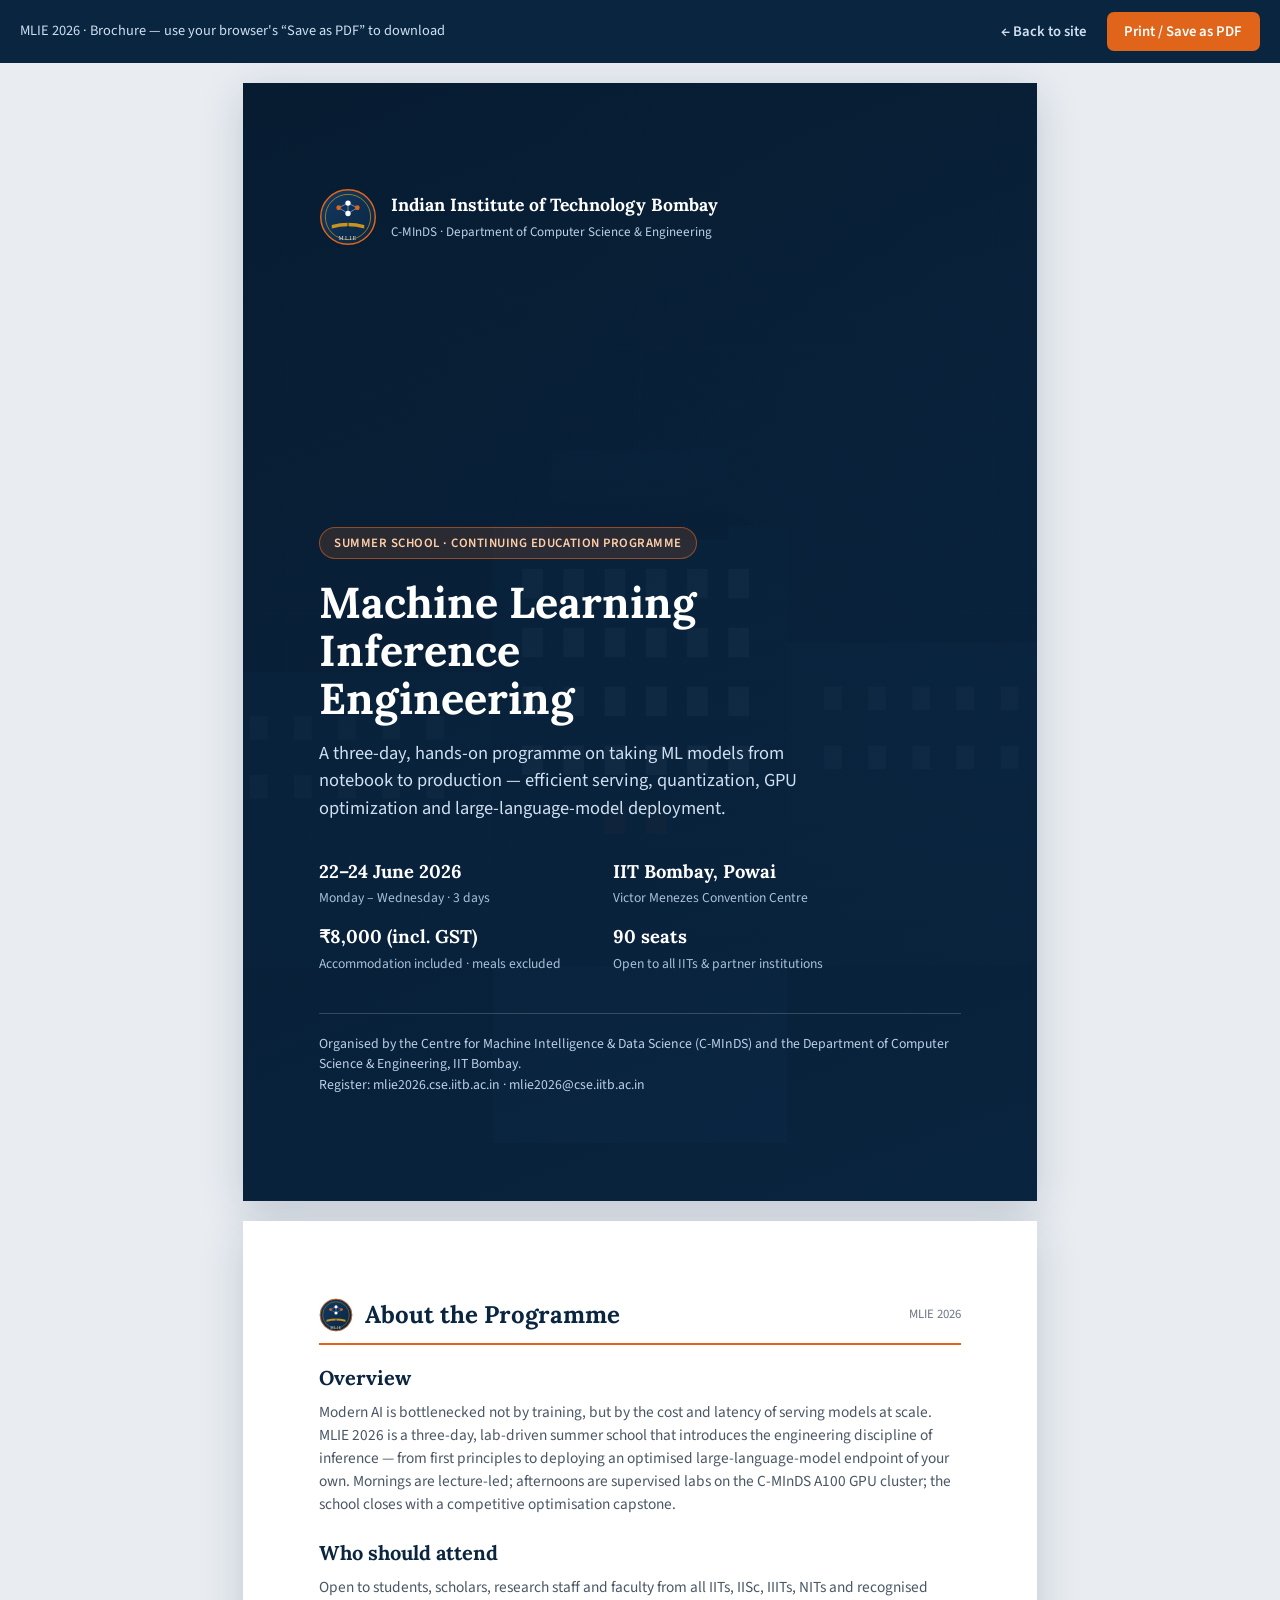
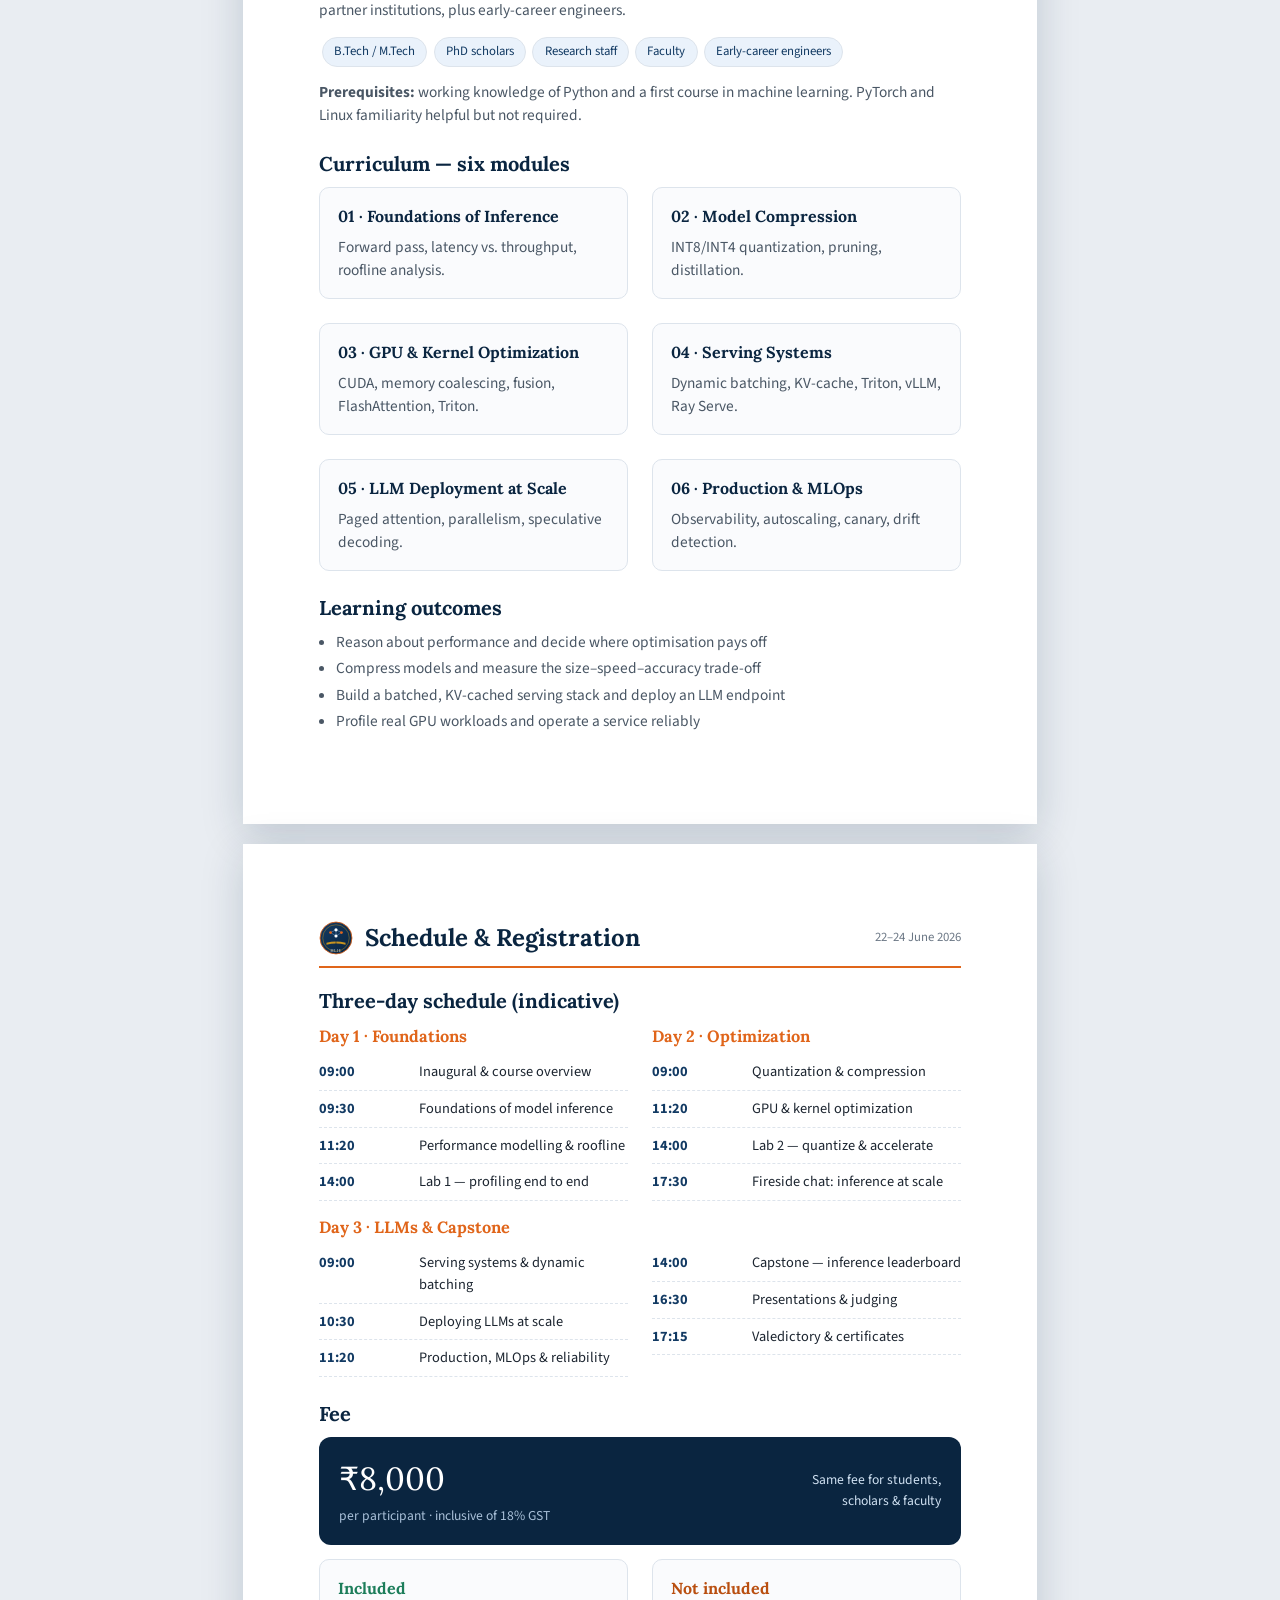
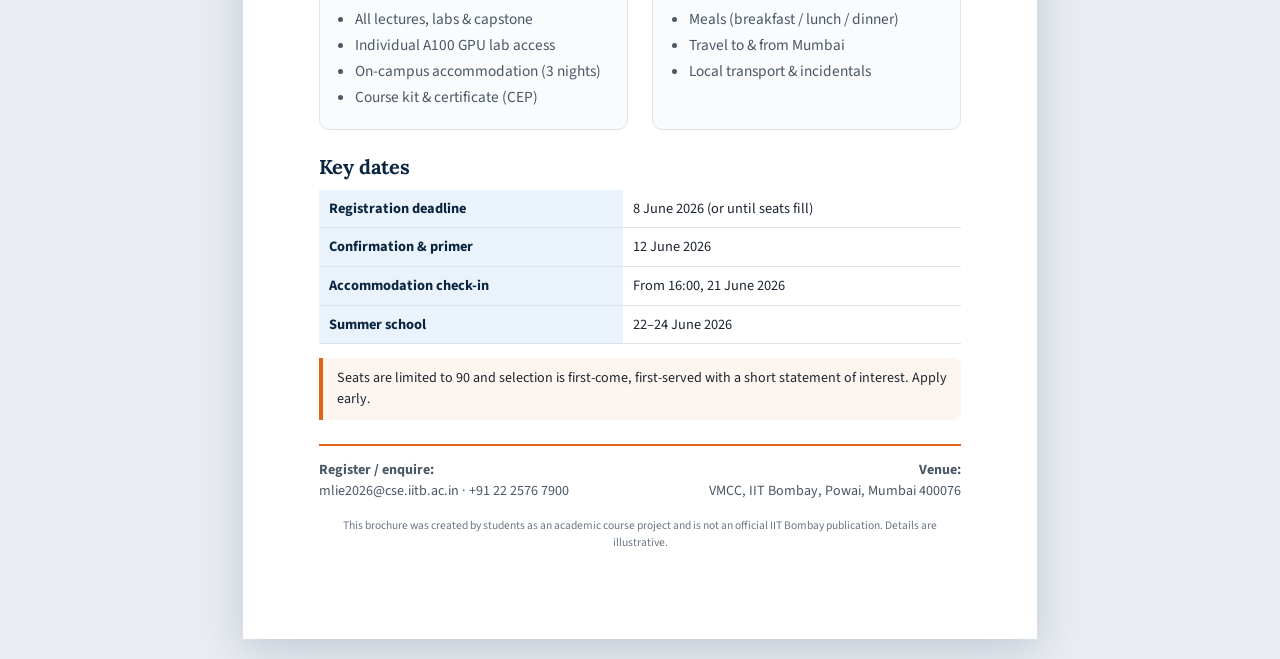
<file: mlie2026/brochure.html>
<!DOCTYPE html>
<html lang="en">
<head>
<meta charset="UTF-8" />
<meta name="viewport" content="width=device-width, initial-scale=1.0" />
<title>Brochure · MLIE 2026 — Summer School on ML Inference Engineering, IIT Bombay</title>
<meta name="description" content="Printable brochure for MLIE 2026 at IIT Bombay, 22–24 June 2026." />
<link rel="icon" href="assets/logo.svg" type="image/svg+xml" />
<link rel="preconnect" href="https://fonts.googleapis.com" />
<link rel="preconnect" href="https://fonts.gstatic.com" crossorigin />
<link href="https://fonts.googleapis.com/css2?family=Lora:wght@500;600;700&family=Source+Sans+3:wght@400;500;600;700&display=swap" rel="stylesheet" />
<style>
  :root{--navy:#0a2540;--navy7:#123a63;--saffron:#e0651a;--gold:#c8941f;--ink:#1c2530;--slate:#4a5765;--muted:#6b7785;--line:#dde4ec;--sky:#eaf2fb;}
  *{box-sizing:border-box}
  body{margin:0;background:#e9edf2;font-family:"Source Sans 3",system-ui,Arial,sans-serif;color:var(--ink);line-height:1.5;}
  h1,h2,h3,h4{font-family:"Lora",Georgia,serif;color:var(--navy);margin:0;}
  a{color:var(--navy7);}
  .toolbar{position:sticky;top:0;background:var(--navy);color:#fff;display:flex;justify-content:space-between;align-items:center;padding:12px 20px;z-index:5;}
  .toolbar span{font-size:.9rem;color:#cfe0f1}
  .toolbar a,.toolbar button{font-family:inherit;font-size:.92rem;font-weight:600;border:0;border-radius:7px;padding:.55rem 1.1rem;cursor:pointer;text-decoration:none;}
  .btn-print{background:var(--saffron);color:#fff}
  .btn-back{background:transparent;color:#cfe0f1;border:1px solid rgba(255,255,255,.4)}
  .sheet{width:210mm;min-height:296mm;margin:20px auto;background:#fff;box-shadow:0 10px 40px rgba(10,37,64,.18);padding:0;overflow:hidden;}

  /* Cover */
  .cover{position:relative;color:#fff;background:var(--navy);min-height:296mm;display:flex;flex-direction:column;}
  .cover__bg{position:absolute;inset:0;opacity:.5}
  .cover__bg object,.cover__bg img{width:100%;height:100%;object-fit:cover}
  .cover__inner{position:relative;z-index:2;padding:28mm 20mm;display:flex;flex-direction:column;height:100%;flex:1;background:linear-gradient(160deg,rgba(6,26,46,.86),rgba(10,37,64,.62));}
  .cover__top{display:flex;align-items:center;gap:14px;}
  .cover__top img{width:58px;height:58px}
  .cover__top b{display:block;font-family:"Lora",serif;font-size:1.1rem}
  .cover__top span{font-size:.82rem;color:#bcd0e6}
  .cover__mid{margin-top:auto}
  .cover .kicker{display:inline-block;border:1px solid rgba(224,101,26,.6);background:rgba(224,101,26,.16);color:#ffcfa8;padding:.35rem .9rem;border-radius:999px;font-size:.8rem;font-weight:600;letter-spacing:.04em;margin-bottom:1.2rem}
  .cover h1{color:#fff;font-size:2.7rem;line-height:1.12;max-width:16ch;margin-bottom:1rem}
  .cover .sub{font-size:1.15rem;color:#cfe0f1;max-width:54ch}
  .cover__facts{display:grid;grid-template-columns:1fr 1fr;gap:14px 28px;margin-top:2.2rem;max-width:560px}
  .cover__facts .f b{display:block;color:#fff;font-family:"Lora",serif;font-size:1.15rem}
  .cover__facts .f span{font-size:.85rem;color:#a9c0d8}
  .cover__org{margin-top:2.4rem;font-size:.86rem;color:#bcd0e6;border-top:1px solid rgba(255,255,255,.18);padding-top:1.2rem}

  /* Content pages */
  .page{padding:20mm}
  .ph{display:flex;align-items:center;gap:12px;border-bottom:2px solid var(--saffron);padding-bottom:10px;margin-bottom:18px}
  .ph img{width:34px;height:34px}
  .ph b{font-family:"Lora",serif;font-size:1.5rem;color:var(--navy)}
  .ph span{margin-left:auto;font-size:.8rem;color:var(--muted)}
  h2.sec{font-size:1.25rem;margin:22px 0 8px;color:var(--navy)}
  h2.sec:first-of-type{margin-top:0}
  p{margin:0 0 .8rem;color:var(--slate);font-size:.96rem}
  ul{margin:0 0 1rem;padding-left:1.1rem;color:var(--slate);font-size:.96rem}
  li{margin:.2rem 0}
  .two{display:grid;grid-template-columns:1fr 1fr;gap:24px}
  .box{border:1px solid var(--line);border-radius:10px;padding:16px 18px;background:#fafbfd}
  .box h3{font-size:1rem;margin-bottom:.5rem}
  table{width:100%;border-collapse:collapse;font-size:.9rem}
  th,td{text-align:left;padding:8px 10px;border-bottom:1px solid var(--line)}
  th{background:var(--sky);color:var(--navy);font-family:"Source Sans 3",sans-serif}
  .fee{background:var(--navy);color:#fff;border-radius:12px;padding:18px 20px;display:flex;justify-content:space-between;align-items:center}
  .fee .amt{font-family:"Lora",serif;font-size:2rem}
  .fee small{color:#a9c0d8;font-size:.85rem}
  .pill{display:inline-block;background:var(--sky);color:var(--navy7);border:1px solid var(--line);border-radius:999px;padding:.25rem .7rem;font-size:.8rem;margin:.15rem .2rem 0}
  .note{border-left:4px solid var(--saffron);background:#fdf6f0;padding:10px 14px;border-radius:0 8px 8px 0;font-size:.88rem;color:var(--ink)}
  .schedrow{display:grid;grid-template-columns:90px 1fr;gap:10px;padding:7px 0;border-bottom:1px dashed var(--line);font-size:.9rem}
  .schedrow b{color:var(--navy7)}
  .daycol h3{font-size:1.02rem;color:var(--saffron);margin-bottom:6px}
  .contact-foot{margin-top:24px;border-top:2px solid var(--saffron);padding-top:14px;display:flex;justify-content:space-between;flex-wrap:wrap;gap:10px;font-size:.88rem;color:var(--slate)}
  .disc{font-size:.72rem;color:var(--muted);text-align:center;margin-top:14px}

  @media (max-width:800px){.sheet{width:100%;margin:0}.cover h1{font-size:2rem}.two{grid-template-columns:1fr}}
  @media print{
    @page{size:A4;margin:0}
    body{background:#fff}
    .toolbar{display:none}
    .sheet{width:auto;min-height:auto;margin:0;box-shadow:none;page-break-after:always}
    .cover{min-height:297mm}
  }
</style>
</head>
<body>

<div class="toolbar">
  <span>MLIE 2026 · Brochure — use your browser's “Save as PDF” to download</span>
  <div>
    <a class="btn-back" href="index.html">← Back to site</a>
    <button class="btn-print" onclick="window.print()">Print / Save as PDF</button>
  </div>
</div>

<!-- ===== PAGE 1 — COVER ===== -->
<div class="sheet">
  <div class="cover">
    <div class="cover__bg"><object data="assets/hero.svg" type="image/svg+xml" aria-hidden="true" style="pointer-events:none"></object></div>
    <div class="cover__inner">
      <div class="cover__top">
        <img src="assets/logo.svg" alt="MLIE 2026" />
        <div><b>Indian Institute of Technology Bombay</b><span>C-MInDS · Department of Computer Science &amp; Engineering</span></div>
      </div>
      <div class="cover__mid">
        <span class="kicker">SUMMER SCHOOL · CONTINUING EDUCATION PROGRAMME</span>
        <h1>Machine Learning Inference Engineering</h1>
        <p class="sub">A three-day, hands-on programme on taking ML models from notebook to production — efficient serving, quantization, GPU optimization and large-language-model deployment.</p>
        <div class="cover__facts">
          <div class="f"><b>22–24 June 2026</b><span>Monday – Wednesday · 3 days</span></div>
          <div class="f"><b>IIT Bombay, Powai</b><span>Victor Menezes Convention Centre</span></div>
          <div class="f"><b>₹8,000 (incl. GST)</b><span>Accommodation included · meals excluded</span></div>
          <div class="f"><b>90 seats</b><span>Open to all IITs &amp; partner institutions</span></div>
        </div>
        <div class="cover__org">
          Organised by the Centre for Machine Intelligence &amp; Data Science (C-MInDS) and the Department of Computer Science &amp; Engineering, IIT Bombay.<br>
          Register: mlie2026.cse.iitb.ac.in · mlie2026@cse.iitb.ac.in
        </div>
      </div>
    </div>
  </div>
</div>

<!-- ===== PAGE 2 — ABOUT & CURRICULUM ===== -->
<div class="sheet">
  <div class="page">
    <div class="ph"><img src="assets/logo.svg" alt="" /><b>About the Programme</b><span>MLIE 2026</span></div>

    <h2 class="sec">Overview</h2>
    <p>Modern AI is bottlenecked not by training, but by the cost and latency of serving models at scale. MLIE 2026 is a three-day, lab-driven summer school that introduces the engineering discipline of inference — from first principles to deploying an optimised large-language-model endpoint of your own. Mornings are lecture-led; afternoons are supervised labs on the C-MInDS A100 GPU cluster; the school closes with a competitive optimisation capstone.</p>

    <h2 class="sec">Who should attend</h2>
    <p>Open to students, scholars, research staff and faculty from all IITs, IISc, IIITs, NITs and recognised partner institutions, plus early-career engineers.</p>
    <div>
      <span class="pill">B.Tech / M.Tech</span><span class="pill">PhD scholars</span><span class="pill">Research staff</span><span class="pill">Faculty</span><span class="pill">Early-career engineers</span>
    </div>
    <p style="margin-top:.9rem"><strong>Prerequisites:</strong> working knowledge of Python and a first course in machine learning. PyTorch and Linux familiarity helpful but not required.</p>

    <h2 class="sec">Curriculum — six modules</h2>
    <div class="two">
      <div class="box"><h3>01 · Foundations of Inference</h3><p style="margin:0">Forward pass, latency vs. throughput, roofline analysis.</p></div>
      <div class="box"><h3>02 · Model Compression</h3><p style="margin:0">INT8/INT4 quantization, pruning, distillation.</p></div>
      <div class="box"><h3>03 · GPU &amp; Kernel Optimization</h3><p style="margin:0">CUDA, memory coalescing, fusion, FlashAttention, Triton.</p></div>
      <div class="box"><h3>04 · Serving Systems</h3><p style="margin:0">Dynamic batching, KV-cache, Triton, vLLM, Ray Serve.</p></div>
      <div class="box"><h3>05 · LLM Deployment at Scale</h3><p style="margin:0">Paged attention, parallelism, speculative decoding.</p></div>
      <div class="box"><h3>06 · Production &amp; MLOps</h3><p style="margin:0">Observability, autoscaling, canary, drift detection.</p></div>
    </div>

    <h2 class="sec">Learning outcomes</h2>
    <ul>
      <li>Reason about performance and decide where optimisation pays off</li>
      <li>Compress models and measure the size–speed–accuracy trade-off</li>
      <li>Build a batched, KV-cached serving stack and deploy an LLM endpoint</li>
      <li>Profile real GPU workloads and operate a service reliably</li>
    </ul>
  </div>
</div>

<!-- ===== PAGE 3 — SCHEDULE & FEES ===== -->
<div class="sheet">
  <div class="page">
    <div class="ph"><img src="assets/logo.svg" alt="" /><b>Schedule &amp; Registration</b><span>22–24 June 2026</span></div>

    <h2 class="sec">Three-day schedule (indicative)</h2>
    <div class="two">
      <div class="daycol">
        <h3>Day 1 · Foundations</h3>
        <div class="schedrow"><b>09:00</b><span>Inaugural &amp; course overview</span></div>
        <div class="schedrow"><b>09:30</b><span>Foundations of model inference</span></div>
        <div class="schedrow"><b>11:20</b><span>Performance modelling &amp; roofline</span></div>
        <div class="schedrow"><b>14:00</b><span>Lab 1 — profiling end to end</span></div>
      </div>
      <div class="daycol">
        <h3>Day 2 · Optimization</h3>
        <div class="schedrow"><b>09:00</b><span>Quantization &amp; compression</span></div>
        <div class="schedrow"><b>11:20</b><span>GPU &amp; kernel optimization</span></div>
        <div class="schedrow"><b>14:00</b><span>Lab 2 — quantize &amp; accelerate</span></div>
        <div class="schedrow"><b>17:30</b><span>Fireside chat: inference at scale</span></div>
      </div>
    </div>
    <div class="daycol" style="margin-top:14px">
      <h3>Day 3 · LLMs &amp; Capstone</h3>
      <div class="two">
        <div>
          <div class="schedrow"><b>09:00</b><span>Serving systems &amp; dynamic batching</span></div>
          <div class="schedrow"><b>10:30</b><span>Deploying LLMs at scale</span></div>
          <div class="schedrow"><b>11:20</b><span>Production, MLOps &amp; reliability</span></div>
        </div>
        <div>
          <div class="schedrow"><b>14:00</b><span>Capstone — inference leaderboard</span></div>
          <div class="schedrow"><b>16:30</b><span>Presentations &amp; judging</span></div>
          <div class="schedrow"><b>17:15</b><span>Valedictory &amp; certificates</span></div>
        </div>
      </div>
    </div>

    <h2 class="sec">Fee</h2>
    <div class="fee">
      <div><div class="amt">₹8,000</div><small>per participant · inclusive of 18% GST</small></div>
      <div style="text-align:right;font-size:.85rem;color:#cfe0f1">Same fee for students,<br>scholars &amp; faculty</div>
    </div>
    <div class="two" style="margin-top:14px">
      <div class="box"><h3 style="color:#1c7d5a">Included</h3><ul style="margin:0"><li>All lectures, labs &amp; capstone</li><li>Individual A100 GPU lab access</li><li>On-campus accommodation (3 nights)</li><li>Course kit &amp; certificate (CEP)</li></ul></div>
      <div class="box"><h3 style="color:#b94f10">Not included</h3><ul style="margin:0"><li>Meals (breakfast / lunch / dinner)</li><li>Travel to &amp; from Mumbai</li><li>Local transport &amp; incidentals</li></ul></div>
    </div>

    <h2 class="sec">Key dates</h2>
    <table>
      <tr><th>Registration deadline</th><td>8 June 2026 (or until seats fill)</td></tr>
      <tr><th>Confirmation &amp; primer</th><td>12 June 2026</td></tr>
      <tr><th>Accommodation check-in</th><td>From 16:00, 21 June 2026</td></tr>
      <tr><th>Summer school</th><td>22–24 June 2026</td></tr>
    </table>

    <div class="note" style="margin-top:14px">Seats are limited to 90 and selection is first-come, first-served with a short statement of interest. Apply early.</div>

    <div class="contact-foot">
      <div><strong>Register / enquire:</strong><br>mlie2026@cse.iitb.ac.in · +91 22 2576 7900</div>
      <div style="text-align:right"><strong>Venue:</strong><br>VMCC, IIT Bombay, Powai, Mumbai 400076</div>
    </div>
    <p class="disc">This brochure was created by students as an academic course project and is not an official IIT Bombay publication. Details are illustrative.</p>
  </div>
</div>

</body>
</html>
</file>
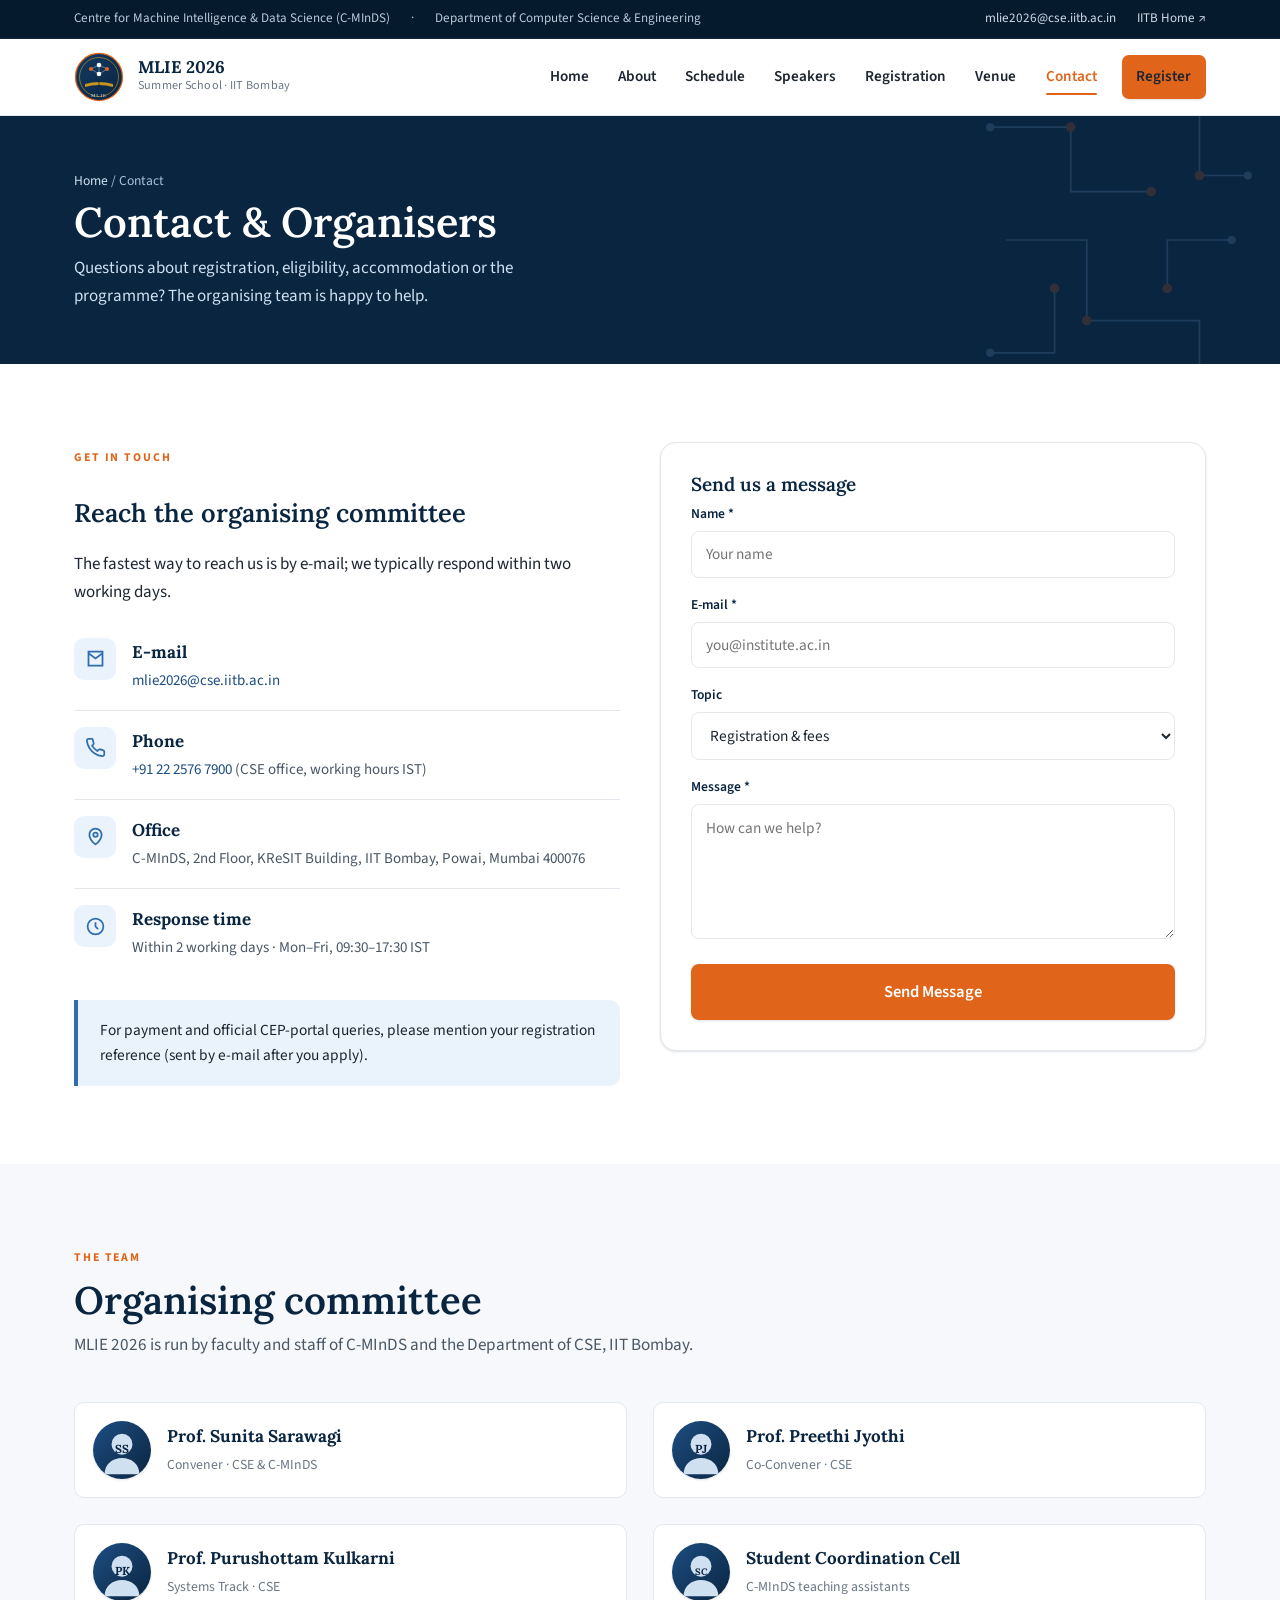
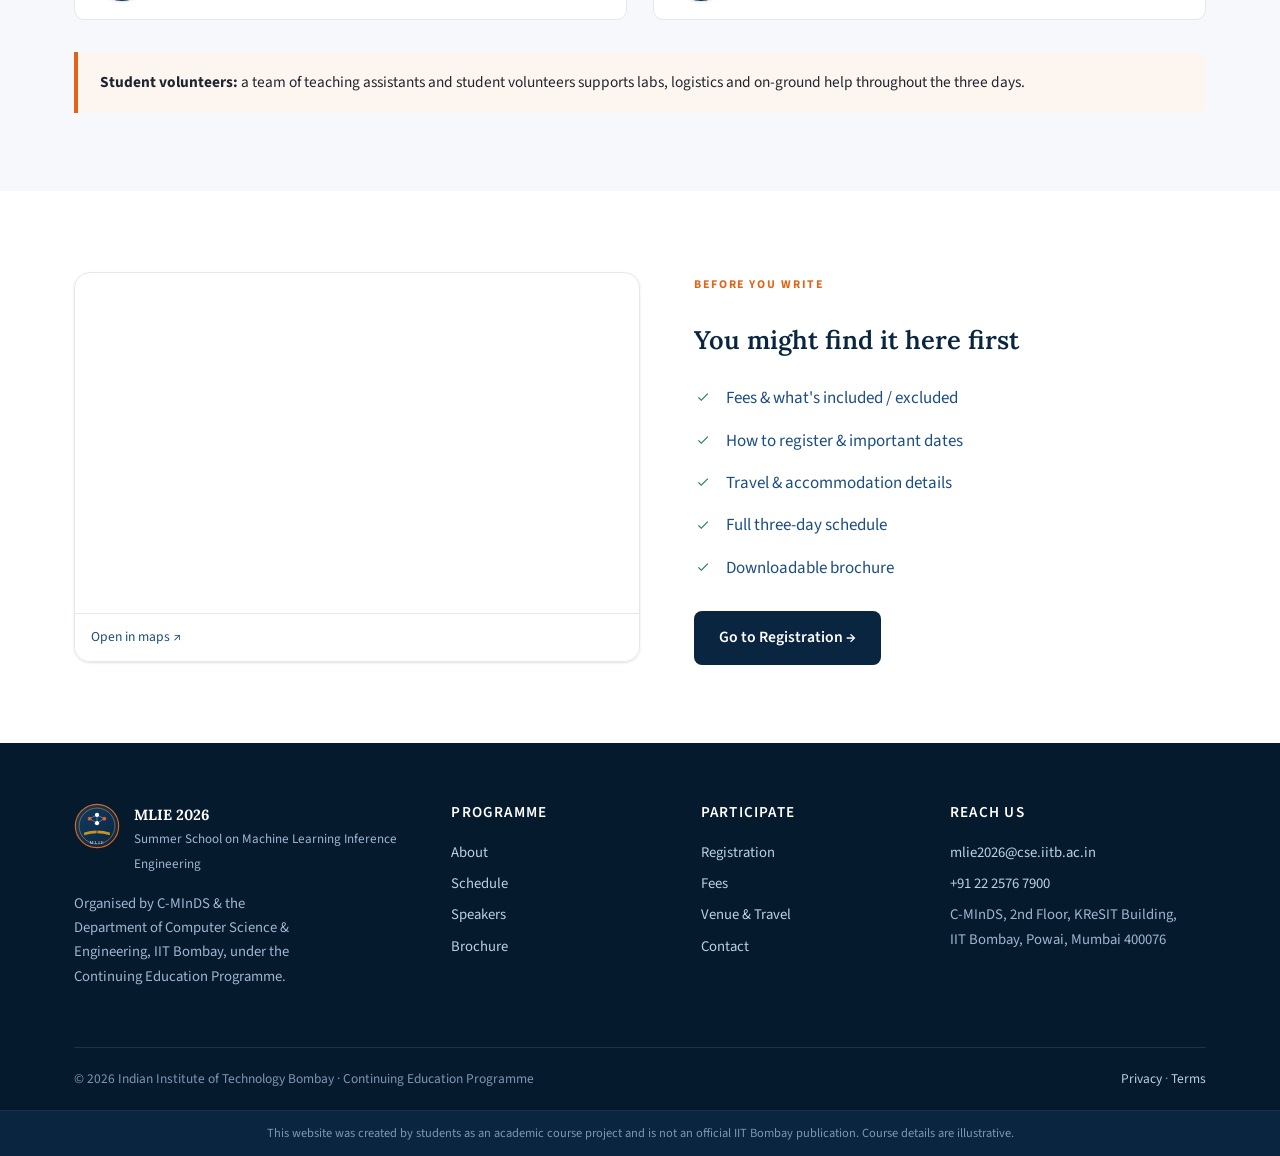
<file: mlie2026/contact.html>
<!DOCTYPE html>
<html lang="en">
<head>
<meta charset="UTF-8" />
<meta name="viewport" content="width=device-width, initial-scale=1.0" />
<title>Contact &amp; Organisers · MLIE 2026 — IIT Bombay</title>
<meta name="description" content="Contact the MLIE 2026 organising committee at IIT Bombay, and meet the organising team." />
<link rel="icon" href="assets/logo.svg" type="image/svg+xml" />
<link rel="preconnect" href="https://fonts.googleapis.com" />
<link rel="preconnect" href="https://fonts.gstatic.com" crossorigin />
<link href="https://fonts.googleapis.com/css2?family=Lora:wght@500;600;700&family=Source+Sans+3:wght@400;500;600;700&display=swap" rel="stylesheet" />
<link rel="stylesheet" href="css/style.css" />
</head>
<body>

<svg width="0" height="0" style="position:absolute" aria-hidden="true"><defs><linearGradient id="a1" x1="0" y1="0" x2="1" y2="1"><stop offset="0" stop-color="#1d4e82"/><stop offset="1" stop-color="#0a2540"/></linearGradient></defs></svg>

<div class="topbar">
  <div class="container">
    <div class="topbar__left"><span>Centre for Machine Intelligence &amp; Data Science (C-MInDS)</span><span>·</span><span>Department of Computer Science &amp; Engineering</span></div>
    <div class="topbar__links"><a href="mailto:mlie2026@cse.iitb.ac.in">mlie2026@cse.iitb.ac.in</a><a href="https://www.iitb.ac.in" target="_blank" rel="noopener">IITB Home ↗</a></div>
  </div>
</div>

<header class="site-header">
  <div class="container">
    <nav class="nav">
      <a class="brand" href="index.html"><img src="assets/logo.svg" alt="MLIE 2026 emblem" /><span class="brand__text"><strong>MLIE&nbsp;2026</strong><span>Summer School · IIT Bombay</span></span></a>
      <button class="nav__toggle" aria-label="Toggle menu" aria-expanded="false" aria-controls="nav-menu"><span></span><span></span><span></span></button>
      <ul class="nav__menu" id="nav-menu">
        <li><a href="index.html">Home</a></li>
        <li><a href="about.html">About</a></li>
        <li><a href="schedule.html">Schedule</a></li>
        <li><a href="speakers.html">Speakers</a></li>
        <li><a href="registration.html">Registration</a></li>
        <li><a href="venue.html">Venue</a></li>
        <li><a href="contact.html" class="active">Contact</a></li>
        <li class="nav__cta"><a class="btn btn--primary" href="registration.html">Register</a></li>
      </ul>
    </nav>
  </div>
</header>

<section class="page-hero">
  <div class="container">
    <div class="crumb"><a href="index.html">Home</a> / Contact</div>
    <h1>Contact &amp; Organisers</h1>
    <p>Questions about registration, eligibility, accommodation or the programme? The organising team is happy to help.</p>
  </div>
</section>

<!-- Contact -->
<section class="section">
  <div class="container">
    <div class="contact-grid">
      <div>
        <span class="eyebrow">Get in touch</span>
        <h2>Reach the organising committee</h2>
        <p>The fastest way to reach us is by e-mail; we typically respond within two working days.</p>
        <div class="contact-info">
          <div class="row"><div class="ic"><svg viewBox="0 0 24 24" fill="none" stroke="currentColor" stroke-width="2"><path d="M4 4h16v16H4z"/><path d="m4 6 8 6 8-6"/></svg></div><div><b>E-mail</b><span><a href="mailto:mlie2026@cse.iitb.ac.in">mlie2026@cse.iitb.ac.in</a></span></div></div>
          <div class="row"><div class="ic"><svg viewBox="0 0 24 24" fill="none" stroke="currentColor" stroke-width="2"><path d="M22 16.92v3a2 2 0 0 1-2.18 2 19.8 19.8 0 0 1-8.63-3.07 19.5 19.5 0 0 1-6-6 19.8 19.8 0 0 1-3.07-8.67A2 2 0 0 1 4.11 2h3a2 2 0 0 1 2 1.72c.13.96.36 1.9.7 2.81a2 2 0 0 1-.45 2.11L8.09 9.91a16 16 0 0 0 6 6l1.27-1.27a2 2 0 0 1 2.11-.45c.91.34 1.85.57 2.81.7A2 2 0 0 1 22 16.92Z"/></svg></div><div><b>Phone</b><span><a href="tel:+912225767900">+91 22 2576 7900</a> (CSE office, working hours IST)</span></div></div>
          <div class="row"><div class="ic"><svg viewBox="0 0 24 24" fill="none" stroke="currentColor" stroke-width="2"><path d="M12 21s-7-5.2-7-11a7 7 0 0 1 14 0c0 5.8-7 11-7 11Z"/><circle cx="12" cy="10" r="2.5"/></svg></div><div><b>Office</b><span>C-MInDS, 2nd Floor, KReSIT Building, IIT Bombay, Powai, Mumbai 400076</span></div></div>
          <div class="row"><div class="ic"><svg viewBox="0 0 24 24" fill="none" stroke="currentColor" stroke-width="2"><circle cx="12" cy="12" r="9"/><path d="M12 7v5l3 3"/></svg></div><div><b>Response time</b><span>Within 2 working days · Mon–Fri, 09:30–17:30 IST</span></div></div>
        </div>
        <div class="callout info mt-2"><p>For payment and official CEP-portal queries, please mention your registration reference (sent by e-mail after you apply).</p></div>
      </div>

      <div>
        <form class="card" data-demo style="padding:30px">
          <h3 style="margin-top:0">Send us a message</h3>
          <div class="field"><label for="cname">Name *</label><input id="cname" type="text" required placeholder="Your name" /></div>
          <div class="field"><label for="cemail">E-mail *</label><input id="cemail" type="email" required placeholder="you@institute.ac.in" /></div>
          <div class="field"><label for="ctopic">Topic</label>
            <select id="ctopic"><option>Registration &amp; fees</option><option>Eligibility</option><option>Accommodation</option><option>Programme / schedule</option><option>Speaking / collaboration</option><option>Other</option></select>
          </div>
          <div class="field"><label for="cmsg">Message *</label><textarea id="cmsg" rows="5" required placeholder="How can we help?"></textarea></div>
          <button class="btn btn--primary btn--lg" type="submit" style="width:100%;justify-content:center">Send Message</button>
          <p class="form-note" style="display:none;margin:1rem 0 0;padding:.9rem 1rem;background:#eaf7f0;border-radius:8px;color:var(--green);font-size:.9rem"></p>
        </form>
      </div>
    </div>
  </div>
</section>

<!-- Organisers -->
<section class="section section--alt">
  <div class="container">
    <div class="section-head"><span class="eyebrow">The team</span><h2>Organising committee</h2><p>MLIE 2026 is run by faculty and staff of C-MInDS and the Department of CSE, IIT Bombay.</p></div>
    <div class="grid grid-2">
      <div class="org"><div class="av"><svg viewBox="0 0 100 100"><rect width="100" height="100" fill="url(#a1)"/><circle cx="50" cy="40" r="18" fill="#cfe0f1"/><path d="M20 92c0-17 13-28 30-28s30 11 30 28z" fill="#cfe0f1"/><text x="50" y="55" text-anchor="middle" font-family="Lora,serif" font-size="20" fill="#0a2540" font-weight="700">SS</text></svg></div><div><b>Prof. Sunita Sarawagi</b><span>Convener · CSE &amp; C-MInDS</span></div></div>
      <div class="org"><div class="av"><svg viewBox="0 0 100 100"><rect width="100" height="100" fill="url(#a1)"/><circle cx="50" cy="40" r="18" fill="#cfe0f1"/><path d="M20 92c0-17 13-28 30-28s30 11 30 28z" fill="#cfe0f1"/><text x="50" y="55" text-anchor="middle" font-family="Lora,serif" font-size="20" fill="#0a2540" font-weight="700">PJ</text></svg></div><div><b>Prof. Preethi Jyothi</b><span>Co-Convener · CSE</span></div></div>
      <div class="org"><div class="av"><svg viewBox="0 0 100 100"><rect width="100" height="100" fill="url(#a1)"/><circle cx="50" cy="40" r="18" fill="#cfe0f1"/><path d="M20 92c0-17 13-28 30-28s30 11 30 28z" fill="#cfe0f1"/><text x="50" y="55" text-anchor="middle" font-family="Lora,serif" font-size="20" fill="#0a2540" font-weight="700">PK</text></svg></div><div><b>Prof. Purushottam Kulkarni</b><span>Systems Track · CSE</span></div></div>
      <div class="org"><div class="av"><svg viewBox="0 0 100 100"><rect width="100" height="100" fill="url(#a1)"/><circle cx="50" cy="40" r="18" fill="#cfe0f1"/><path d="M20 92c0-17 13-28 30-28s30 11 30 28z" fill="#cfe0f1"/><text x="50" y="55" text-anchor="middle" font-family="Lora,serif" font-size="16" fill="#0a2540" font-weight="700">SC</text></svg></div><div><b>Student Coordination Cell</b><span>C-MInDS teaching assistants</span></div></div>
    </div>
    <div class="callout mt-3"><p><strong>Student volunteers:</strong> a team of teaching assistants and student volunteers supports labs, logistics and on-ground help throughout the three days.</p></div>
  </div>
</section>

<!-- Map + quick links -->
<section class="section">
  <div class="container">
    <div class="split">
      <div class="map-embed">
        <iframe title="IIT Bombay location map" loading="lazy" src="https://www.openstreetmap.org/export/embed.html?bbox=72.900%2C19.120%2C72.935%2C19.145&amp;layer=mapnik&amp;marker=19.1334%2C72.9133"></iframe>
        <div style="padding:12px 16px;font-size:.85rem;background:#fff;border-top:1px solid var(--line)"><a href="https://www.openstreetmap.org/?mlat=19.1334&mlon=72.9133#map=15/19.1334/72.9133" target="_blank" rel="noopener">Open in maps ↗</a></div>
      </div>
      <div>
        <span class="eyebrow">Before you write</span>
        <h2>You might find it here first</h2>
        <ul class="checklist">
          <li><a href="registration.html#fees">Fees &amp; what's included / excluded</a></li>
          <li><a href="registration.html">How to register &amp; important dates</a></li>
          <li><a href="venue.html">Travel &amp; accommodation details</a></li>
          <li><a href="schedule.html">Full three-day schedule</a></li>
          <li><a href="brochure.html">Downloadable brochure</a></li>
        </ul>
        <a class="btn btn--navy mt-2" href="registration.html">Go to Registration →</a>
      </div>
    </div>
  </div>
</section>

<footer class="site-footer">
  <div class="container">
    <div class="footer-grid">
      <div><div class="footer-brand"><img src="assets/logo.svg" alt="MLIE 2026" /><div><strong>MLIE 2026</strong><span>Summer School on Machine Learning Inference Engineering</span></div></div><p style="max-width:34ch">Organised by C-MInDS &amp; the Department of Computer Science &amp; Engineering, IIT Bombay, under the Continuing Education Programme.</p></div>
      <div><h4>Programme</h4><a href="about.html">About</a><a href="schedule.html">Schedule</a><a href="speakers.html">Speakers</a><a href="brochure.html">Brochure</a></div>
      <div><h4>Participate</h4><a href="registration.html">Registration</a><a href="registration.html#fees">Fees</a><a href="venue.html">Venue &amp; Travel</a><a href="contact.html">Contact</a></div>
      <div><h4>Reach us</h4><a href="mailto:mlie2026@cse.iitb.ac.in">mlie2026@cse.iitb.ac.in</a><a href="tel:+912225767900">+91 22 2576 7900</a><span style="color:#9fb6cf;display:block;padding:.22rem 0">C-MInDS, 2nd Floor, KReSIT Building,<br>IIT Bombay, Powai, Mumbai 400076</span></div>
    </div>
    <div class="footer-bottom"><span>© <span id="yr">2026</span> Indian Institute of Technology Bombay · Continuing Education Programme</span><span><a href="#" style="display:inline">Privacy</a> · <a href="#" style="display:inline">Terms</a></span></div>
  </div>
  <div class="footer-disclaimer">This website was created by students as an academic course project and is not an official IIT Bombay publication. Course details are illustrative.</div>
</footer>

<script src="js/main.js"></script>
</body>
</html>
</file>
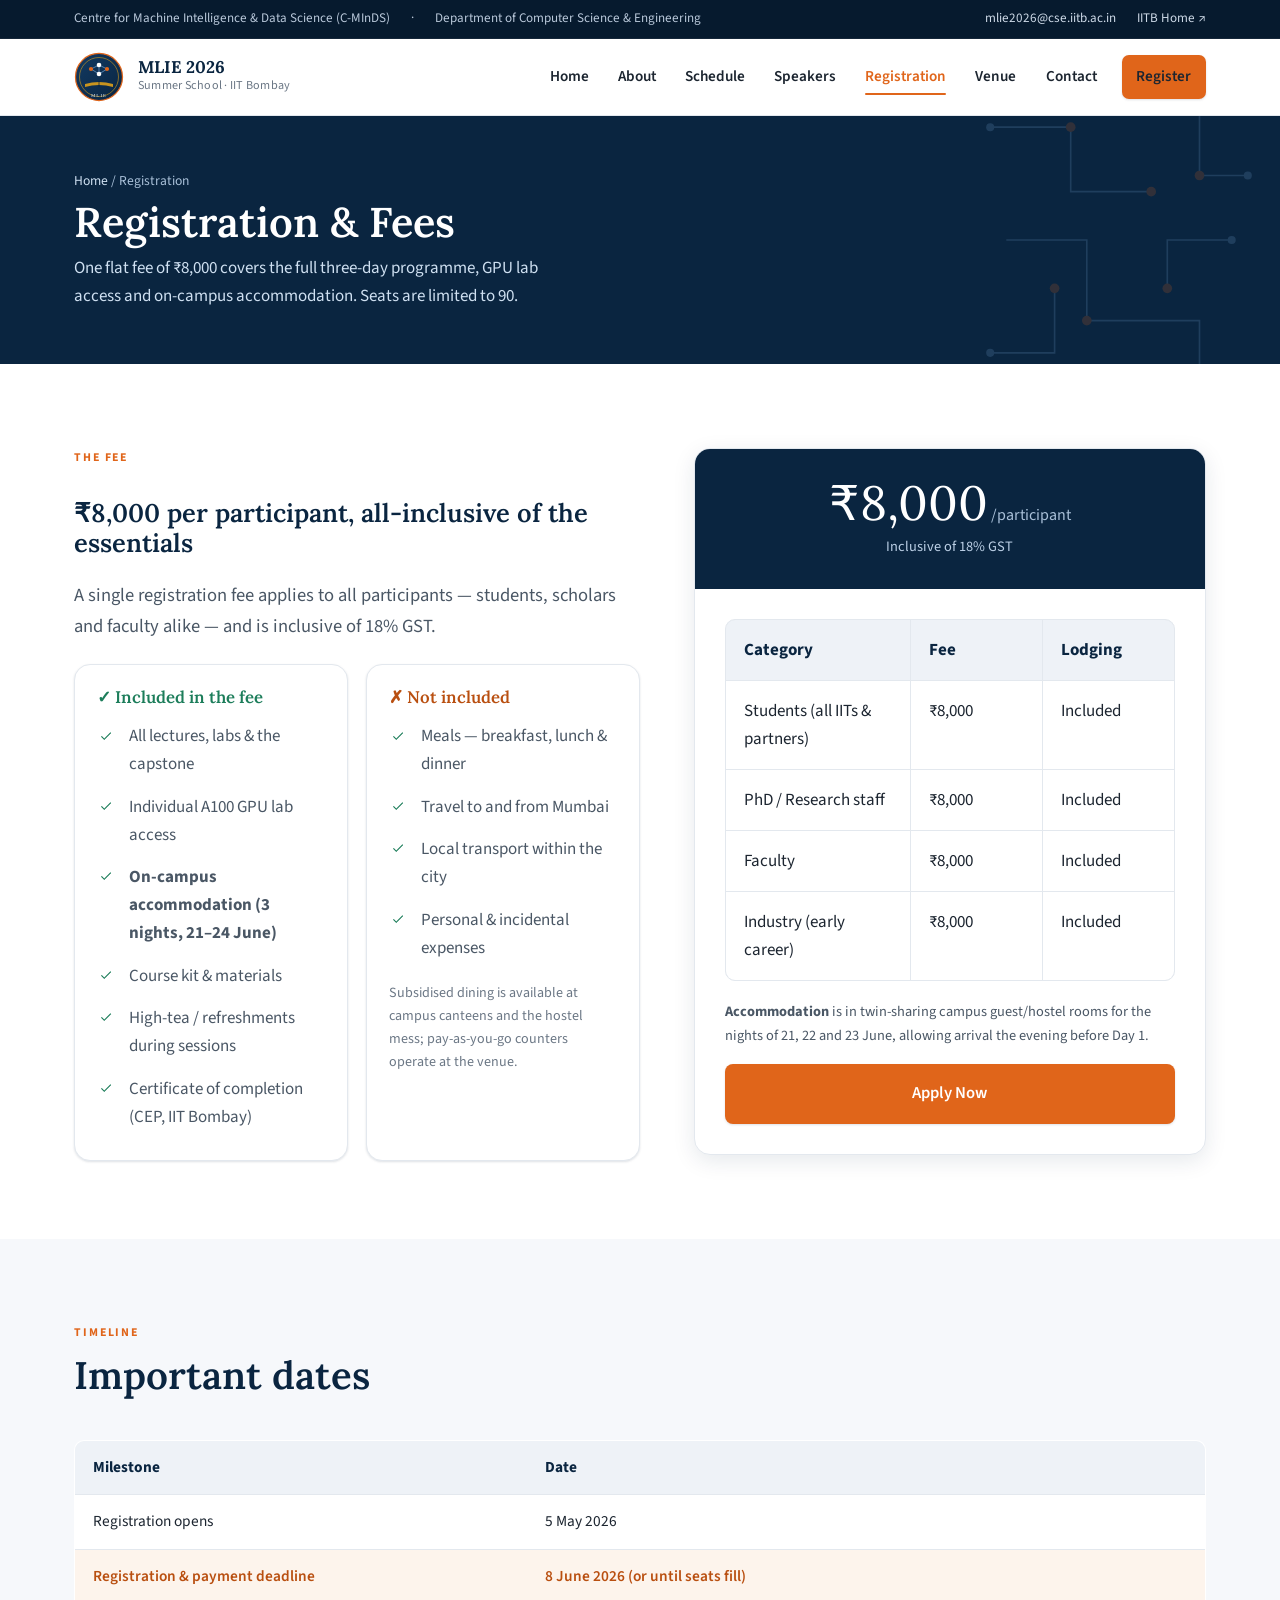
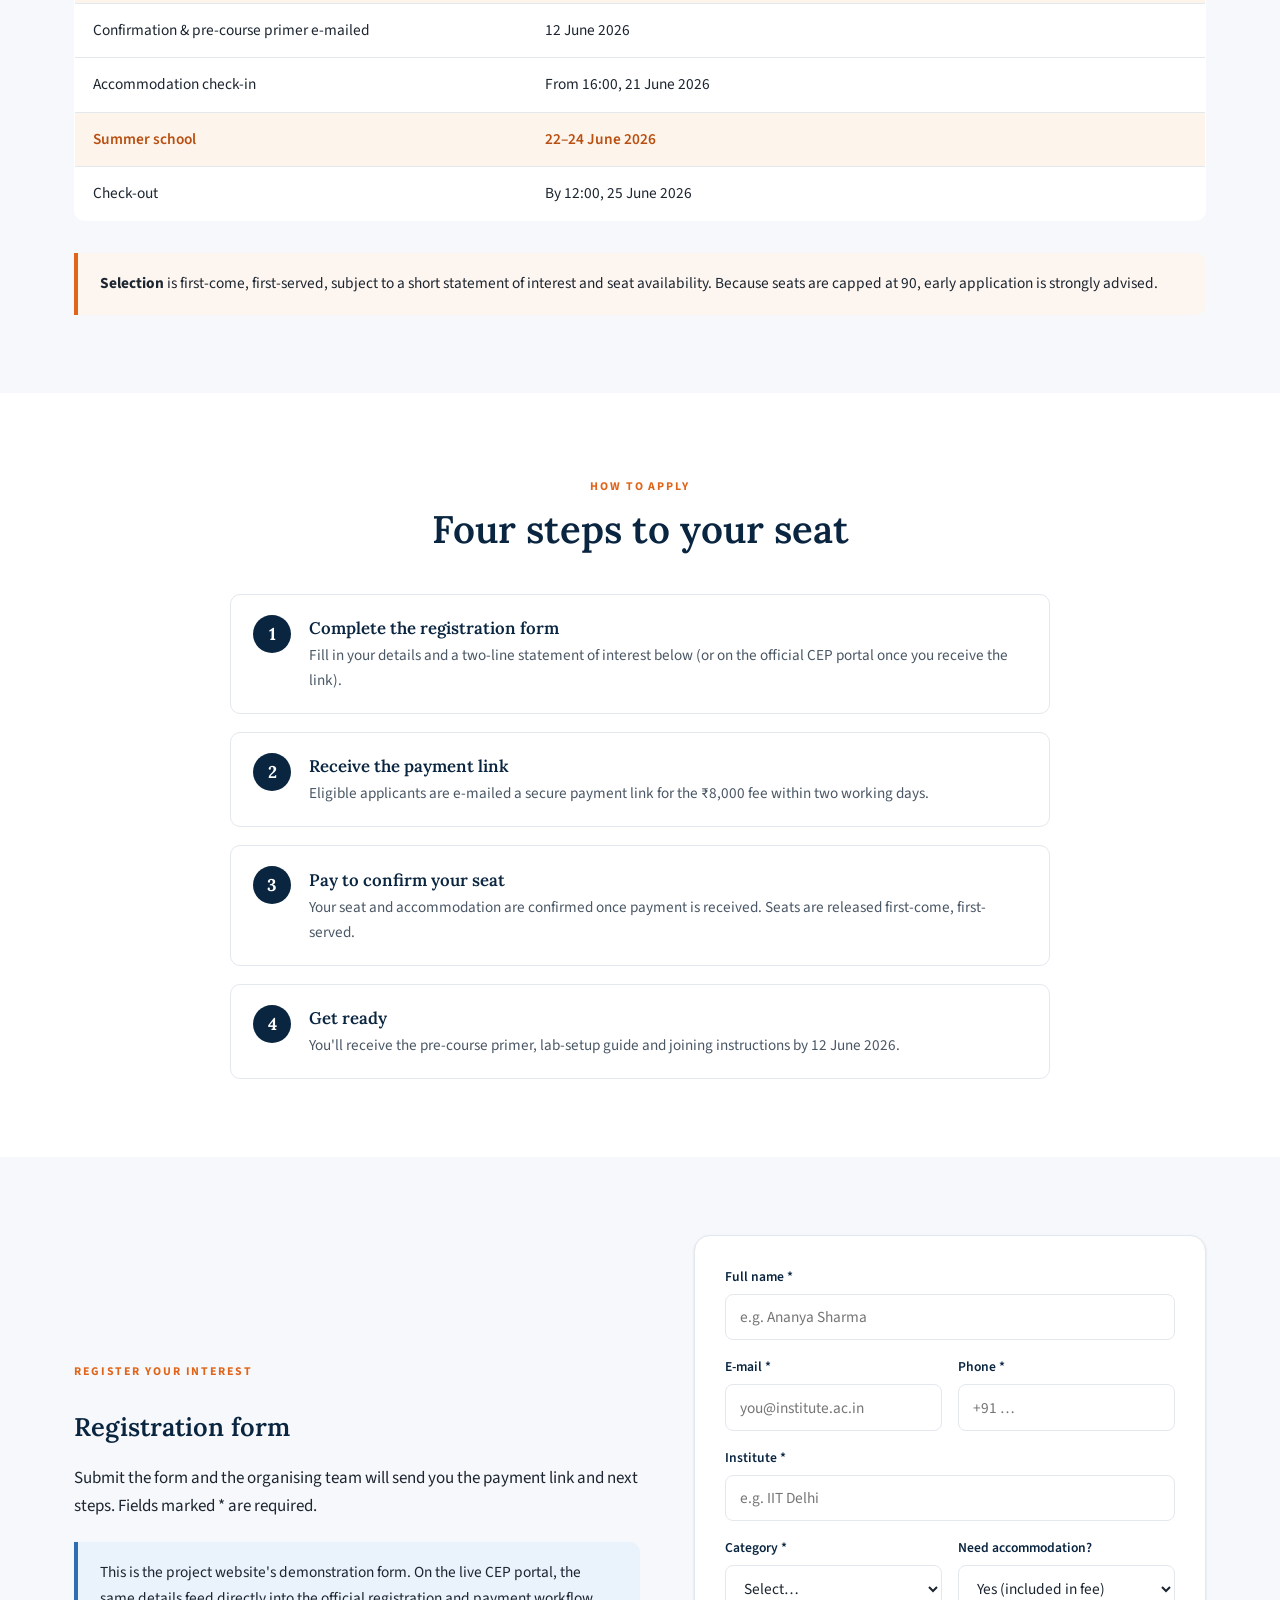
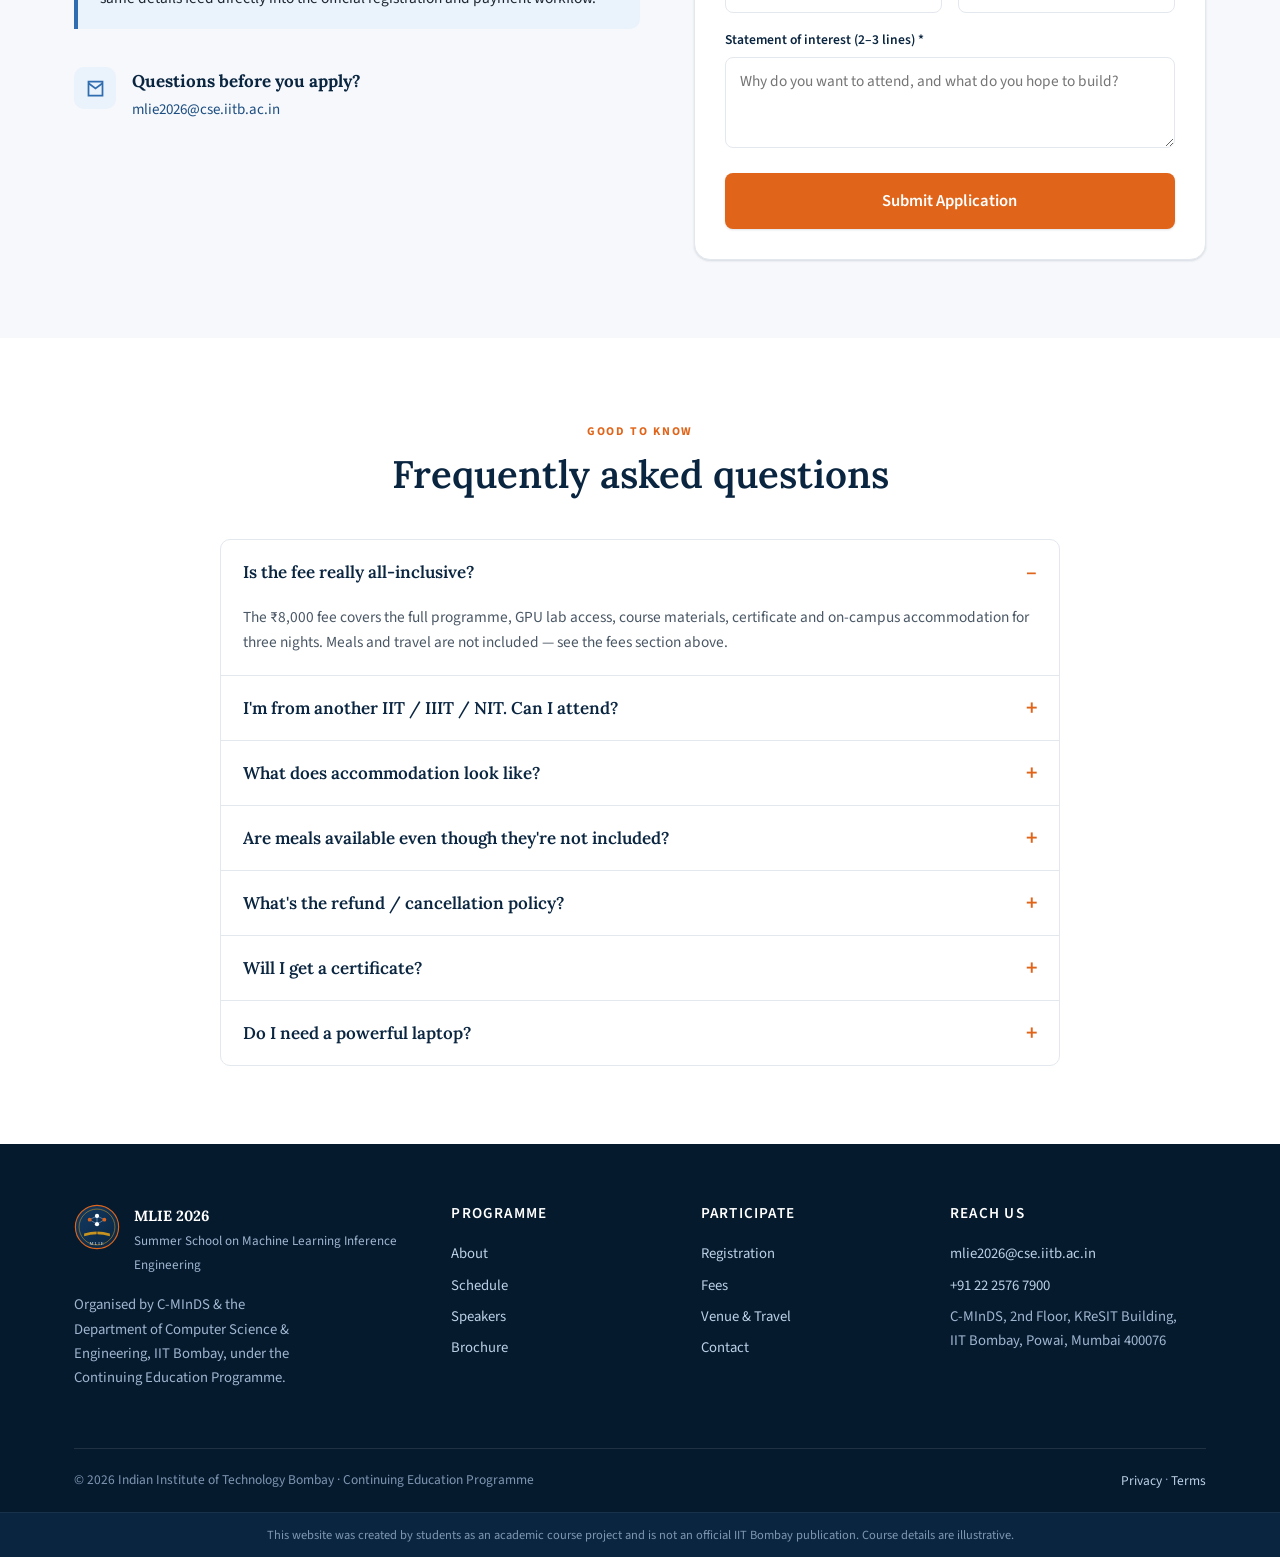
<file: mlie2026/registration.html>
<!DOCTYPE html>
<html lang="en">
<head>
<meta charset="UTF-8" />
<meta name="viewport" content="width=device-width, initial-scale=1.0" />
<title>Registration &amp; Fees · MLIE 2026 — IIT Bombay</title>
<meta name="description" content="Register for MLIE 2026 — fee ₹8,000 (accommodation included, meals not included). Important dates, eligibility and application steps." />
<link rel="icon" href="assets/logo.svg" type="image/svg+xml" />
<link rel="preconnect" href="https://fonts.googleapis.com" />
<link rel="preconnect" href="https://fonts.gstatic.com" crossorigin />
<link href="https://fonts.googleapis.com/css2?family=Lora:wght@500;600;700&family=Source+Sans+3:wght@400;500;600;700&display=swap" rel="stylesheet" />
<link rel="stylesheet" href="css/style.css" />
</head>
<body>

<div class="topbar">
  <div class="container">
    <div class="topbar__left"><span>Centre for Machine Intelligence &amp; Data Science (C-MInDS)</span><span>·</span><span>Department of Computer Science &amp; Engineering</span></div>
    <div class="topbar__links"><a href="mailto:mlie2026@cse.iitb.ac.in">mlie2026@cse.iitb.ac.in</a><a href="https://www.iitb.ac.in" target="_blank" rel="noopener">IITB Home ↗</a></div>
  </div>
</div>

<header class="site-header">
  <div class="container">
    <nav class="nav">
      <a class="brand" href="index.html"><img src="assets/logo.svg" alt="MLIE 2026 emblem" /><span class="brand__text"><strong>MLIE&nbsp;2026</strong><span>Summer School · IIT Bombay</span></span></a>
      <button class="nav__toggle" aria-label="Toggle menu" aria-expanded="false" aria-controls="nav-menu"><span></span><span></span><span></span></button>
      <ul class="nav__menu" id="nav-menu">
        <li><a href="index.html">Home</a></li>
        <li><a href="about.html">About</a></li>
        <li><a href="schedule.html">Schedule</a></li>
        <li><a href="speakers.html">Speakers</a></li>
        <li><a href="registration.html" class="active">Registration</a></li>
        <li><a href="venue.html">Venue</a></li>
        <li><a href="contact.html">Contact</a></li>
        <li class="nav__cta"><a class="btn btn--primary" href="#apply">Register</a></li>
      </ul>
    </nav>
  </div>
</header>

<section class="page-hero">
  <div class="container">
    <div class="crumb"><a href="index.html">Home</a> / Registration</div>
    <h1>Registration &amp; Fees</h1>
    <p>One flat fee of ₹8,000 covers the full three-day programme, GPU lab access and on-campus accommodation. Seats are limited to 90.</p>
  </div>
</section>

<!-- Fees -->
<section class="section" id="fees">
  <div class="container">
    <div class="split">
      <div>
        <span class="eyebrow">The fee</span>
        <h2>₹8,000 per participant, all-inclusive of the essentials</h2>
        <p class="lead">A single registration fee applies to all participants — students, scholars and faculty alike — and is inclusive of 18% GST.</p>

        <div class="grid grid-2 mt-2" style="gap:18px">
          <div class="card" style="padding:22px">
            <h3 style="font-size:1.05rem;color:var(--green)">✓ Included in the fee</h3>
            <ul class="checklist" style="margin:0">
              <li>All lectures, labs &amp; the capstone</li>
              <li>Individual A100 GPU lab access</li>
              <li><strong>On-campus accommodation (3 nights, 21–24 June)</strong></li>
              <li>Course kit &amp; materials</li>
              <li>High-tea / refreshments during sessions</li>
              <li>Certificate of completion (CEP, IIT Bombay)</li>
            </ul>
          </div>
          <div class="card" style="padding:22px">
            <h3 style="font-size:1.05rem;color:var(--saffron-dk)">✗ Not included</h3>
            <ul class="checklist" style="margin:0">
              <li style="--x:0">Meals — breakfast, lunch &amp; dinner</li>
              <li>Travel to and from Mumbai</li>
              <li>Local transport within the city</li>
              <li>Personal &amp; incidental expenses</li>
            </ul>
            <p style="margin-top:.8rem;color:var(--muted);font-size:.88rem">Subsidised dining is available at campus canteens and the hostel mess; pay-as-you-go counters operate at the venue.</p>
          </div>
        </div>
      </div>

      <div>
        <div class="price">
          <div class="price__head">
            <div class="amt">₹8,000<small> /participant</small></div>
            <p>Inclusive of 18% GST</p>
          </div>
          <div class="price__body">
            <div class="feebar" style="margin-bottom:1.2rem">
              <div class="h">Category</div><div class="h">Fee</div><div class="h">Lodging</div>
              <div>Students (all IITs &amp; partners)</div><div>₹8,000</div><div>Included</div>
              <div>PhD / Research staff</div><div>₹8,000</div><div>Included</div>
              <div>Faculty</div><div>₹8,000</div><div>Included</div>
              <div>Industry (early career)</div><div>₹8,000</div><div>Included</div>
            </div>
            <p style="font-size:.9rem;color:var(--slate)"><strong>Accommodation</strong> is in twin-sharing campus guest/hostel rooms for the nights of 21, 22 and 23 June, allowing arrival the evening before Day 1.</p>
            <a class="btn btn--primary btn--lg" href="#apply" style="width:100%;justify-content:center">Apply Now</a>
          </div>
        </div>
      </div>
    </div>
  </div>
</section>

<!-- Important dates -->
<section class="section section--alt">
  <div class="container">
    <div class="section-head"><span class="eyebrow">Timeline</span><h2>Important dates</h2></div>
    <table class="dates">
      <tr><th style="width:40%">Milestone</th><th>Date</th></tr>
      <tr><td>Registration opens</td><td>5 May 2026</td></tr>
      <tr class="hl"><td>Registration &amp; payment deadline</td><td>8 June 2026 (or until seats fill)</td></tr>
      <tr><td>Confirmation &amp; pre-course primer e-mailed</td><td>12 June 2026</td></tr>
      <tr><td>Accommodation check-in</td><td>From 16:00, 21 June 2026</td></tr>
      <tr class="hl"><td>Summer school</td><td>22–24 June 2026</td></tr>
      <tr><td>Check-out</td><td>By 12:00, 25 June 2026</td></tr>
    </table>
    <div class="callout mt-3"><p><strong>Selection</strong> is first-come, first-served, subject to a short statement of interest and seat availability. Because seats are capped at 90, early application is strongly advised.</p></div>
  </div>
</section>

<!-- How to apply -->
<section class="section">
  <div class="container">
    <div class="section-head center"><span class="eyebrow">How to apply</span><h2>Four steps to your seat</h2></div>
    <div class="steps" style="max-width:820px;margin:0 auto">
      <div class="step"><div class="n"></div><div><h4>Complete the registration form</h4><p>Fill in your details and a two-line statement of interest below (or on the official CEP portal once you receive the link).</p></div></div>
      <div class="step"><div class="n"></div><div><h4>Receive the payment link</h4><p>Eligible applicants are e-mailed a secure payment link for the ₹8,000 fee within two working days.</p></div></div>
      <div class="step"><div class="n"></div><div><h4>Pay to confirm your seat</h4><p>Your seat and accommodation are confirmed once payment is received. Seats are released first-come, first-served.</p></div></div>
      <div class="step"><div class="n"></div><div><h4>Get ready</h4><p>You'll receive the pre-course primer, lab-setup guide and joining instructions by 12 June 2026.</p></div></div>
    </div>
  </div>
</section>

<!-- Apply form -->
<section class="section section--alt" id="apply">
  <div class="container">
    <div class="split">
      <div>
        <span class="eyebrow">Register your interest</span>
        <h2>Registration form</h2>
        <p>Submit the form and the organising team will send you the payment link and next steps. Fields marked * are required.</p>
        <div class="callout info mt-2"><p>This is the project website's demonstration form. On the live CEP portal, the same details feed directly into the official registration and payment workflow.</p></div>
        <div class="contact-info mt-2">
          <div class="row"><div class="ic"><svg viewBox="0 0 24 24" fill="none" stroke="currentColor" stroke-width="2"><path d="M4 4h16v16H4z"/><path d="m4 6 8 6 8-6"/></svg></div><div><b>Questions before you apply?</b><span><a href="mailto:mlie2026@cse.iitb.ac.in">mlie2026@cse.iitb.ac.in</a></span></div></div>
        </div>
      </div>
      <div>
        <form class="card" data-demo style="padding:30px">
          <div class="field"><label for="name">Full name *</label><input id="name" type="text" required placeholder="e.g. Ananya Sharma" /></div>
          <div class="grid grid-2" style="gap:16px">
            <div class="field"><label for="email">E-mail *</label><input id="email" type="email" required placeholder="you@institute.ac.in" /></div>
            <div class="field"><label for="phone">Phone *</label><input id="phone" type="tel" required placeholder="+91 …" /></div>
          </div>
          <div class="field"><label for="inst">Institute *</label><input id="inst" type="text" required placeholder="e.g. IIT Delhi" /></div>
          <div class="grid grid-2" style="gap:16px">
            <div class="field"><label for="cat">Category *</label>
              <select id="cat" required>
                <option value="">Select…</option>
                <option>B.Tech / M.Tech student</option>
                <option>PhD scholar</option>
                <option>Research / project staff</option>
                <option>Faculty</option>
                <option>Industry (early career)</option>
              </select>
            </div>
            <div class="field"><label for="acc">Need accommodation?</label>
              <select id="acc"><option>Yes (included in fee)</option><option>No, I'll arrange my own</option></select>
            </div>
          </div>
          <div class="field"><label for="soi">Statement of interest (2–3 lines) *</label><textarea id="soi" rows="3" required placeholder="Why do you want to attend, and what do you hope to build?"></textarea></div>
          <button class="btn btn--primary btn--lg" type="submit" style="width:100%;justify-content:center">Submit Application</button>
          <p class="form-note" style="display:none;margin:1rem 0 0;padding:.9rem 1rem;background:#eaf7f0;border-radius:8px;color:var(--green);font-size:.9rem"></p>
        </form>
      </div>
    </div>
  </div>
</section>

<!-- FAQ -->
<section class="section">
  <div class="container">
    <div class="section-head center"><span class="eyebrow">Good to know</span><h2>Frequently asked questions</h2></div>
    <div class="faq" style="max-width:840px;margin:0 auto">
      <details open><summary>Is the fee really all-inclusive?</summary><div class="ans">The ₹8,000 fee covers the full programme, GPU lab access, course materials, certificate and on-campus accommodation for three nights. Meals and travel are not included — see the fees section above.</div></details>
      <details><summary>I'm from another IIT / IIIT / NIT. Can I attend?</summary><div class="ans">Yes. The school is open to participants from all IITs, IISc, IIITs, NITs and recognised partner institutions, as well as early-career professionals. Carry a valid institute ID for check-in.</div></details>
      <details><summary>What does accommodation look like?</summary><div class="ans">Twin-sharing rooms in campus guest house / hostel accommodation for the nights of 21, 22 and 23 June, so you can arrive the evening before Day 1 and leave on the morning of 25 June.</div></details>
      <details><summary>Are meals available even though they're not included?</summary><div class="ans">Absolutely. Subsidised meals are available at campus canteens and the hostel mess, and pay-as-you-go food counters operate at the venue throughout the school.</div></details>
      <details><summary>What's the refund / cancellation policy?</summary><div class="ans">Cancellations requested in writing on or before 12 June 2026 are eligible for a refund less processing charges. No refund is possible after that date, but you may nominate a substitute from the same institute.</div></details>
      <details><summary>Will I get a certificate?</summary><div class="ans">Yes — participants who complete the programme and capstone receive a certificate of completion issued under the Continuing Education Programme, IIT Bombay.</div></details>
      <details><summary>Do I need a powerful laptop?</summary><div class="ans">No. All heavy computation runs on the C-MInDS GPU cluster, which you access remotely. Any laptop that can SSH and run a browser is sufficient.</div></details>
    </div>
  </div>
</section>

<footer class="site-footer">
  <div class="container">
    <div class="footer-grid">
      <div><div class="footer-brand"><img src="assets/logo.svg" alt="MLIE 2026" /><div><strong>MLIE 2026</strong><span>Summer School on Machine Learning Inference Engineering</span></div></div><p style="max-width:34ch">Organised by C-MInDS &amp; the Department of Computer Science &amp; Engineering, IIT Bombay, under the Continuing Education Programme.</p></div>
      <div><h4>Programme</h4><a href="about.html">About</a><a href="schedule.html">Schedule</a><a href="speakers.html">Speakers</a><a href="brochure.html">Brochure</a></div>
      <div><h4>Participate</h4><a href="registration.html">Registration</a><a href="registration.html#fees">Fees</a><a href="venue.html">Venue &amp; Travel</a><a href="contact.html">Contact</a></div>
      <div><h4>Reach us</h4><a href="mailto:mlie2026@cse.iitb.ac.in">mlie2026@cse.iitb.ac.in</a><a href="tel:+912225767900">+91 22 2576 7900</a><span style="color:#9fb6cf;display:block;padding:.22rem 0">C-MInDS, 2nd Floor, KReSIT Building,<br>IIT Bombay, Powai, Mumbai 400076</span></div>
    </div>
    <div class="footer-bottom"><span>© <span id="yr">2026</span> Indian Institute of Technology Bombay · Continuing Education Programme</span><span><a href="#" style="display:inline">Privacy</a> · <a href="#" style="display:inline">Terms</a></span></div>
  </div>
  <div class="footer-disclaimer">This website was created by students as an academic course project and is not an official IIT Bombay publication. Course details are illustrative.</div>
</footer>

<script src="js/main.js"></script>
</body>
</html>
</file>
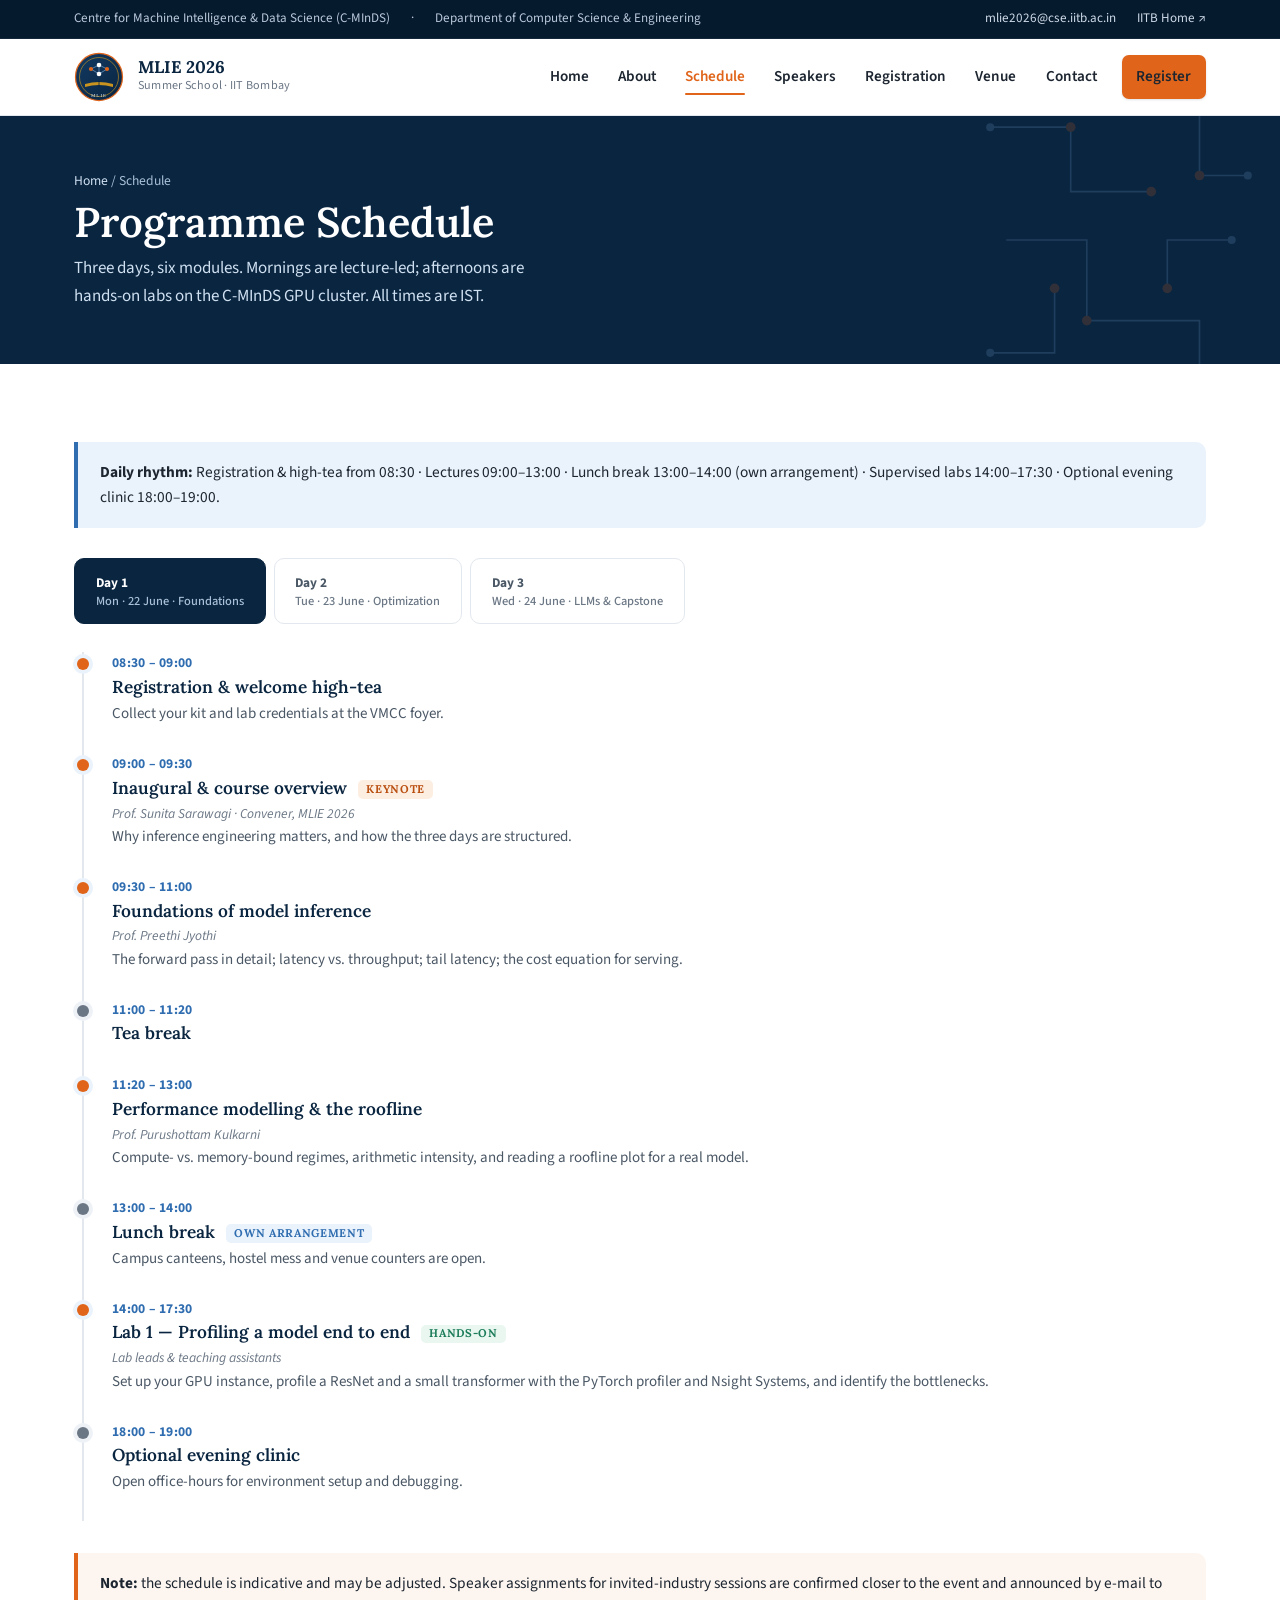
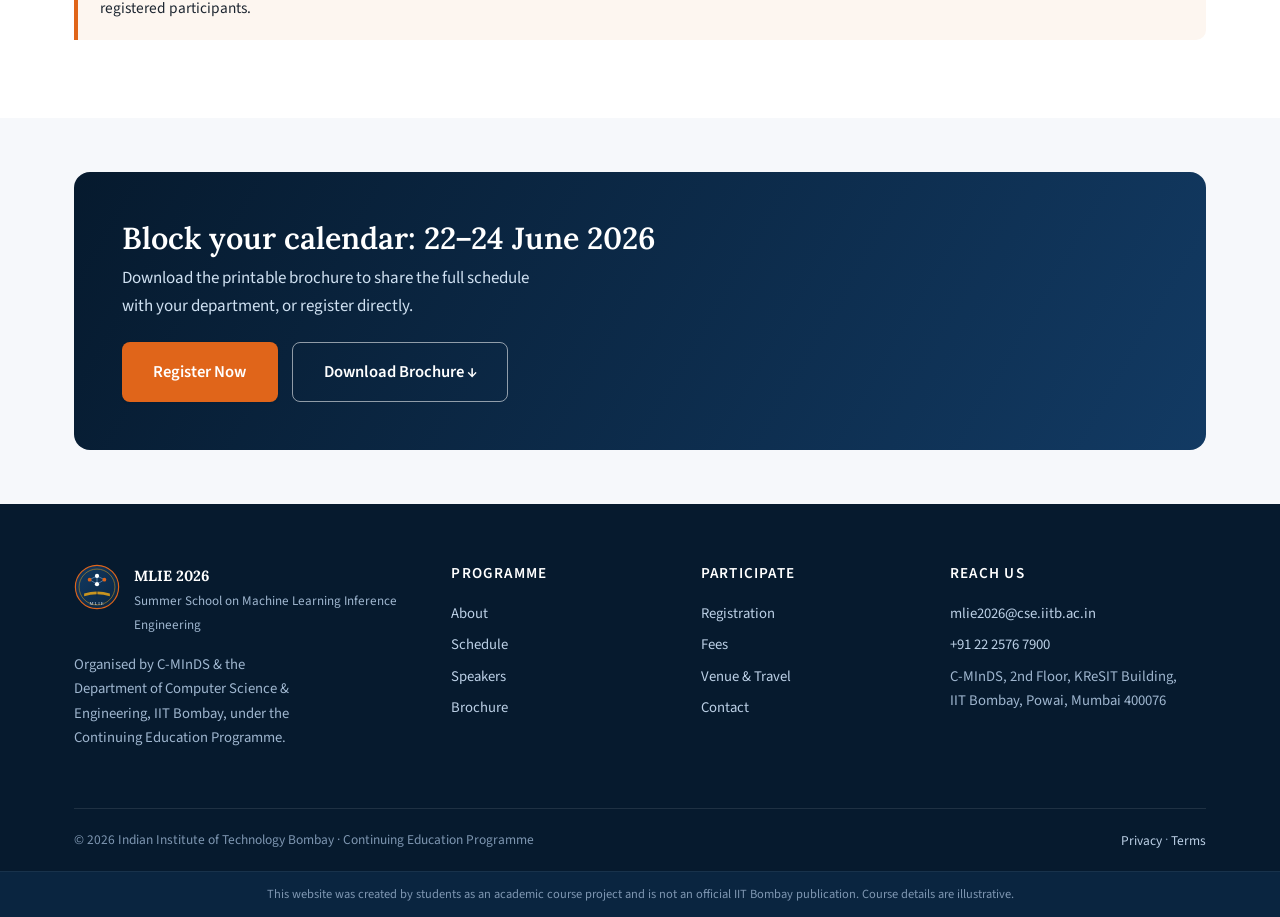
<file: mlie2026/schedule.html>
<!DOCTYPE html>
<html lang="en">
<head>
<meta charset="UTF-8" />
<meta name="viewport" content="width=device-width, initial-scale=1.0" />
<title>Schedule · MLIE 2026 — IIT Bombay</title>
<meta name="description" content="Day-by-day schedule for the MLIE 2026 summer school, 22–24 June 2026 at IIT Bombay." />
<link rel="icon" href="assets/logo.svg" type="image/svg+xml" />
<link rel="preconnect" href="https://fonts.googleapis.com" />
<link rel="preconnect" href="https://fonts.gstatic.com" crossorigin />
<link href="https://fonts.googleapis.com/css2?family=Lora:wght@500;600;700&family=Source+Sans+3:wght@400;500;600;700&display=swap" rel="stylesheet" />
<link rel="stylesheet" href="css/style.css" />
</head>
<body>

<div class="topbar">
  <div class="container">
    <div class="topbar__left"><span>Centre for Machine Intelligence &amp; Data Science (C-MInDS)</span><span>·</span><span>Department of Computer Science &amp; Engineering</span></div>
    <div class="topbar__links"><a href="mailto:mlie2026@cse.iitb.ac.in">mlie2026@cse.iitb.ac.in</a><a href="https://www.iitb.ac.in" target="_blank" rel="noopener">IITB Home ↗</a></div>
  </div>
</div>

<header class="site-header">
  <div class="container">
    <nav class="nav">
      <a class="brand" href="index.html"><img src="assets/logo.svg" alt="MLIE 2026 emblem" /><span class="brand__text"><strong>MLIE&nbsp;2026</strong><span>Summer School · IIT Bombay</span></span></a>
      <button class="nav__toggle" aria-label="Toggle menu" aria-expanded="false" aria-controls="nav-menu"><span></span><span></span><span></span></button>
      <ul class="nav__menu" id="nav-menu">
        <li><a href="index.html">Home</a></li>
        <li><a href="about.html">About</a></li>
        <li><a href="schedule.html" class="active">Schedule</a></li>
        <li><a href="speakers.html">Speakers</a></li>
        <li><a href="registration.html">Registration</a></li>
        <li><a href="venue.html">Venue</a></li>
        <li><a href="contact.html">Contact</a></li>
        <li class="nav__cta"><a class="btn btn--primary" href="registration.html">Register</a></li>
      </ul>
    </nav>
  </div>
</header>

<section class="page-hero">
  <div class="container">
    <div class="crumb"><a href="index.html">Home</a> / Schedule</div>
    <h1>Programme Schedule</h1>
    <p>Three days, six modules. Mornings are lecture-led; afternoons are hands-on labs on the C-MInDS GPU cluster. All times are IST.</p>
  </div>
</section>

<section class="section">
  <div class="container">
    <div class="callout info" style="margin-bottom:30px">
      <p><strong>Daily rhythm:</strong> Registration &amp; high-tea from 08:30 · Lectures 09:00–13:00 · Lunch break 13:00–14:00 (own arrangement) · Supervised labs 14:00–17:30 · Optional evening clinic 18:00–19:00.</p>
    </div>

    <div class="daytabs" role="tablist">
      <button class="daytab active" data-day="1" role="tab">Day 1<small>Mon · 22 June · Foundations</small></button>
      <button class="daytab" data-day="2" role="tab">Day 2<small>Tue · 23 June · Optimization</small></button>
      <button class="daytab" data-day="3" role="tab">Day 3<small>Wed · 24 June · LLMs &amp; Capstone</small></button>
    </div>

    <!-- DAY 1 -->
    <div class="daypanel active" id="day-1">
      <div class="timeline">
        <div class="slot"><div class="time">08:30 – 09:00</div><h4>Registration &amp; welcome high-tea</h4><p>Collect your kit and lab credentials at the VMCC foyer.</p></div>
        <div class="slot"><div class="time">09:00 – 09:30</div><h4>Inaugural &amp; course overview <span class="tagchip key">Keynote</span></h4><p class="who">Prof. Sunita Sarawagi · Convener, MLIE 2026</p><p>Why inference engineering matters, and how the three days are structured.</p></div>
        <div class="slot"><div class="time">09:30 – 11:00</div><h4>Foundations of model inference</h4><p class="who">Prof. Preethi Jyothi</p><p>The forward pass in detail; latency vs. throughput; tail latency; the cost equation for serving.</p></div>
        <div class="slot break"><div class="time">11:00 – 11:20</div><h4>Tea break</h4></div>
        <div class="slot"><div class="time">11:20 – 13:00</div><h4>Performance modelling &amp; the roofline</h4><p class="who">Prof. Purushottam Kulkarni</p><p>Compute- vs. memory-bound regimes, arithmetic intensity, and reading a roofline plot for a real model.</p></div>
        <div class="slot break"><div class="time">13:00 – 14:00</div><h4>Lunch break <span class="tagchip">own arrangement</span></h4><p>Campus canteens, hostel mess and venue counters are open.</p></div>
        <div class="slot"><div class="time">14:00 – 17:30</div><h4>Lab 1 — Profiling a model end to end <span class="tagchip lab">Hands-on</span></h4><p class="who">Lab leads &amp; teaching assistants</p><p>Set up your GPU instance, profile a ResNet and a small transformer with the PyTorch profiler and Nsight Systems, and identify the bottlenecks.</p></div>
        <div class="slot break"><div class="time">18:00 – 19:00</div><h4>Optional evening clinic</h4><p>Open office-hours for environment setup and debugging.</p></div>
      </div>
    </div>

    <!-- DAY 2 -->
    <div class="daypanel" id="day-2">
      <div class="timeline">
        <div class="slot"><div class="time">09:00 – 10:30</div><h4>Model compression: quantization</h4><p class="who">Prof. Abir De</p><p>Post-training vs. quantization-aware training; INT8 and INT4; calibration; accuracy–latency trade-offs.</p></div>
        <div class="slot"><div class="time">10:30 – 11:00</div><h4>Pruning &amp; knowledge distillation</h4><p class="who">Invited speaker · Industry</p><p>Structured vs. unstructured pruning and distilling large models into deployable students.</p></div>
        <div class="slot break"><div class="time">11:00 – 11:20</div><h4>Tea break</h4></div>
        <div class="slot"><div class="time">11:20 – 13:00</div><h4>GPU &amp; kernel optimization</h4><p class="who">Invited engineer · GPU systems</p><p>CUDA execution model, memory coalescing, operator fusion, FlashAttention and writing a Triton kernel.</p></div>
        <div class="slot break"><div class="time">13:00 – 14:00</div><h4>Lunch break <span class="tagchip">own arrangement</span></h4></div>
        <div class="slot"><div class="time">14:00 – 17:30</div><h4>Lab 2 — Quantize &amp; accelerate <span class="tagchip lab">Hands-on</span></h4><p class="who">Lab leads &amp; teaching assistants</p><p>Quantize a transformer to INT8/INT4, fuse kernels, and benchmark the speed-up and accuracy delta on your A100 instance.</p></div>
        <div class="slot"><div class="time">17:30 – 18:00</div><h4>Fireside chat: inference at industry scale <span class="tagchip key">Panel</span></h4><p>Practitioners on what breaks in production and how teams are organised around it.</p></div>
        <div class="slot break"><div class="time">18:00 – 19:00</div><h4>Optional evening clinic</h4></div>
      </div>
    </div>

    <!-- DAY 3 -->
    <div class="daypanel" id="day-3">
      <div class="timeline">
        <div class="slot"><div class="time">09:00 – 10:30</div><h4>Serving systems &amp; dynamic batching</h4><p class="who">Prof. Purushottam Kulkarni</p><p>KV-cache management, continuous batching, Triton Inference Server, vLLM and Ray Serve architecture.</p></div>
        <div class="slot"><div class="time">10:30 – 11:00</div><h4>Deploying LLMs at scale</h4><p class="who">Invited speaker · LLM serving</p><p>Paged attention, tensor &amp; pipeline parallelism, speculative decoding and cost-aware routing.</p></div>
        <div class="slot break"><div class="time">11:00 – 11:20</div><h4>Tea break</h4></div>
        <div class="slot"><div class="time">11:20 – 13:00</div><h4>Production, MLOps &amp; reliability</h4><p class="who">Invited engineer · MLOps</p><p>Observability, autoscaling, canary releases and drift detection for live inference services.</p></div>
        <div class="slot break"><div class="time">13:00 – 14:00</div><h4>Lunch break <span class="tagchip">own arrangement</span></h4></div>
        <div class="slot"><div class="time">14:00 – 16:30</div><h4>Capstone — the inference leaderboard <span class="tagchip lab">Hands-on</span></h4><p class="who">All faculty &amp; teaching assistants</p><p>Teams optimise a shared model and compete on a live latency–throughput–cost leaderboard.</p></div>
        <div class="slot"><div class="time">16:30 – 17:15</div><h4>Capstone presentations &amp; judging <span class="tagchip key">Showcase</span></h4><p>Top teams present their approach; judges score on the combined metric.</p></div>
        <div class="slot"><div class="time">17:15 – 18:00</div><h4>Valedictory &amp; certificate distribution</h4><p class="who">Convener &amp; organising committee</p><p>Prizes, certificates and closing remarks.</p></div>
      </div>
    </div>

    <div class="callout mt-3">
      <p><strong>Note:</strong> the schedule is indicative and may be adjusted. Speaker assignments for invited-industry sessions are confirmed closer to the event and announced by e-mail to registered participants.</p>
    </div>
  </div>
</section>

<section class="section section--tight section--alt">
  <div class="container">
    <div class="cta-band">
      <h2>Block your calendar: 22–24 June 2026</h2>
      <p>Download the printable brochure to share the full schedule with your department, or register directly.</p>
      <div class="actions">
        <a class="btn btn--primary btn--lg" href="registration.html">Register Now</a>
        <a class="btn btn--ghost btn--lg" href="brochure.html" target="_blank" rel="noopener">Download Brochure ↓</a>
      </div>
    </div>
  </div>
</section>

<footer class="site-footer">
  <div class="container">
    <div class="footer-grid">
      <div><div class="footer-brand"><img src="assets/logo.svg" alt="MLIE 2026" /><div><strong>MLIE 2026</strong><span>Summer School on Machine Learning Inference Engineering</span></div></div><p style="max-width:34ch">Organised by C-MInDS &amp; the Department of Computer Science &amp; Engineering, IIT Bombay, under the Continuing Education Programme.</p></div>
      <div><h4>Programme</h4><a href="about.html">About</a><a href="schedule.html">Schedule</a><a href="speakers.html">Speakers</a><a href="brochure.html">Brochure</a></div>
      <div><h4>Participate</h4><a href="registration.html">Registration</a><a href="registration.html#fees">Fees</a><a href="venue.html">Venue &amp; Travel</a><a href="contact.html">Contact</a></div>
      <div><h4>Reach us</h4><a href="mailto:mlie2026@cse.iitb.ac.in">mlie2026@cse.iitb.ac.in</a><a href="tel:+912225767900">+91 22 2576 7900</a><span style="color:#9fb6cf;display:block;padding:.22rem 0">C-MInDS, 2nd Floor, KReSIT Building,<br>IIT Bombay, Powai, Mumbai 400076</span></div>
    </div>
    <div class="footer-bottom"><span>© <span id="yr">2026</span> Indian Institute of Technology Bombay · Continuing Education Programme</span><span><a href="#" style="display:inline">Privacy</a> · <a href="#" style="display:inline">Terms</a></span></div>
  </div>
  <div class="footer-disclaimer">This website was created by students as an academic course project and is not an official IIT Bombay publication. Course details are illustrative.</div>
</footer>

<script src="js/main.js"></script>
</body>
</html>
</file>
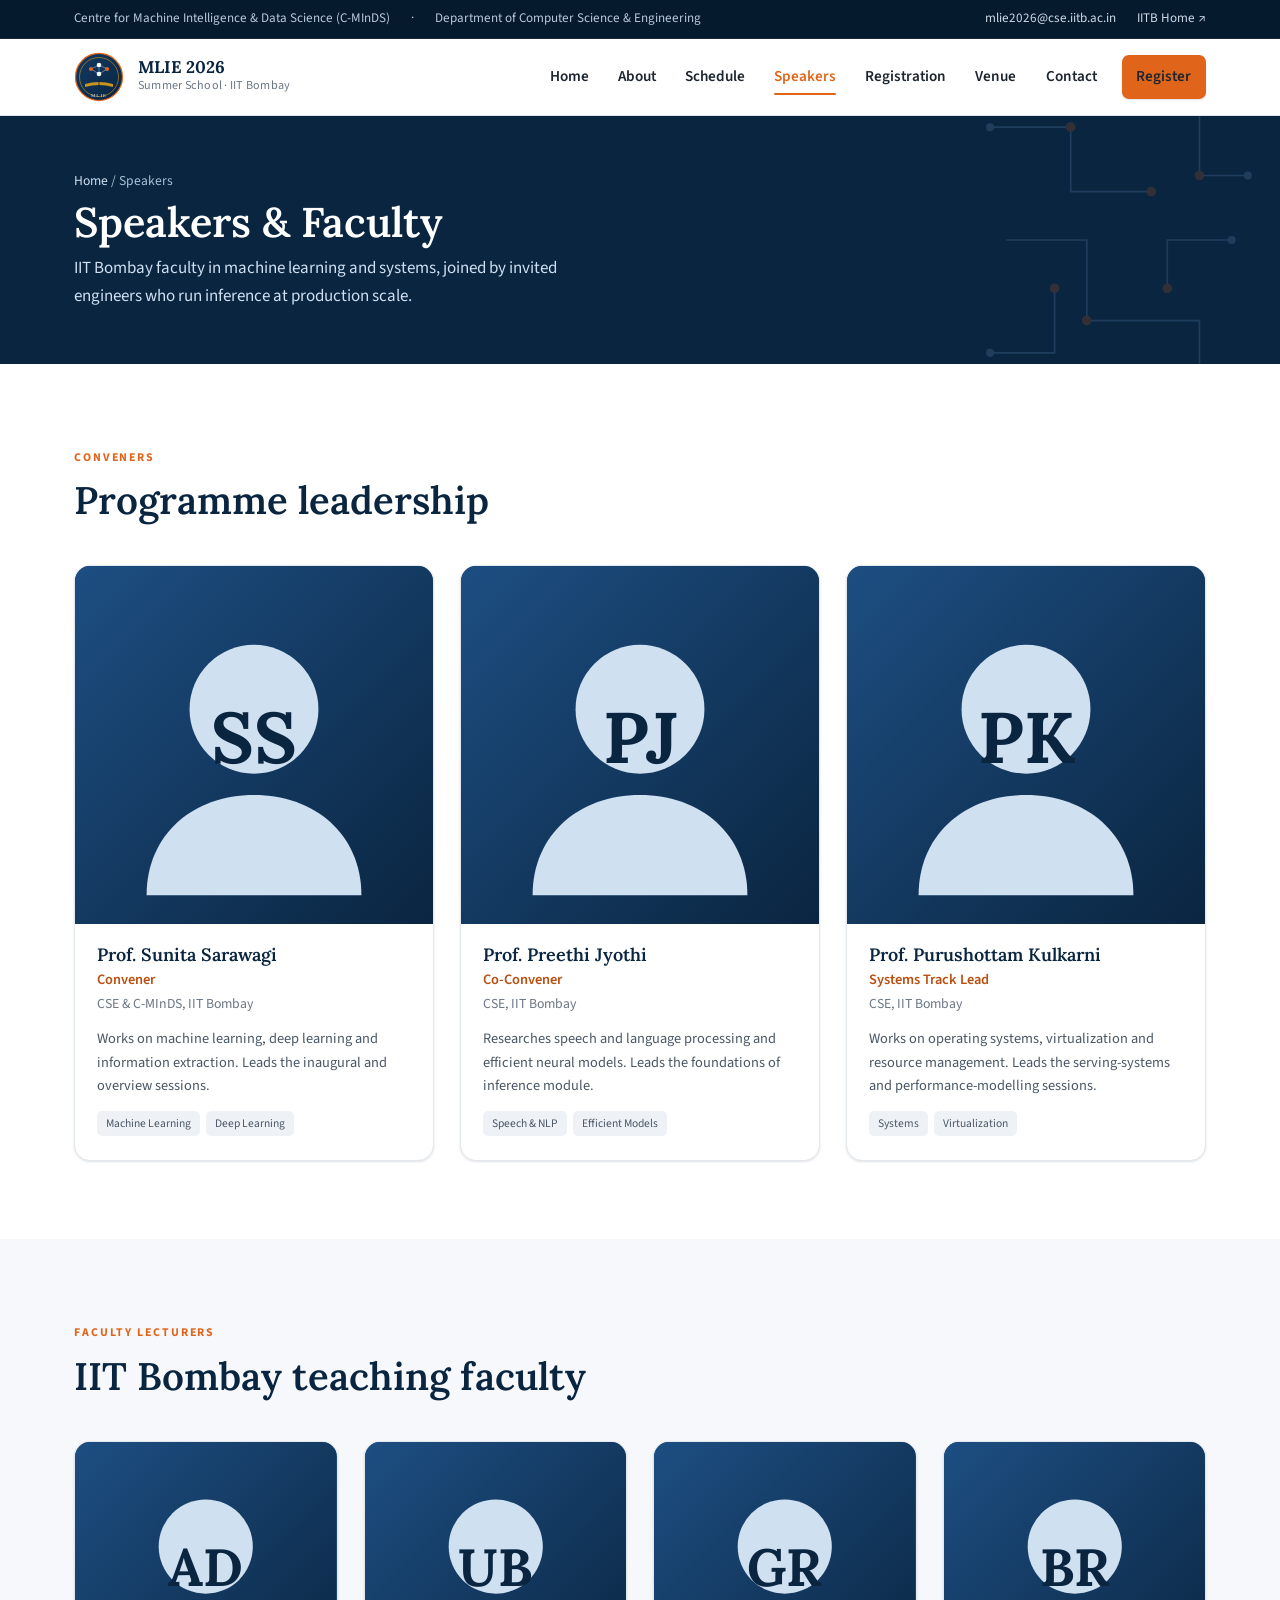
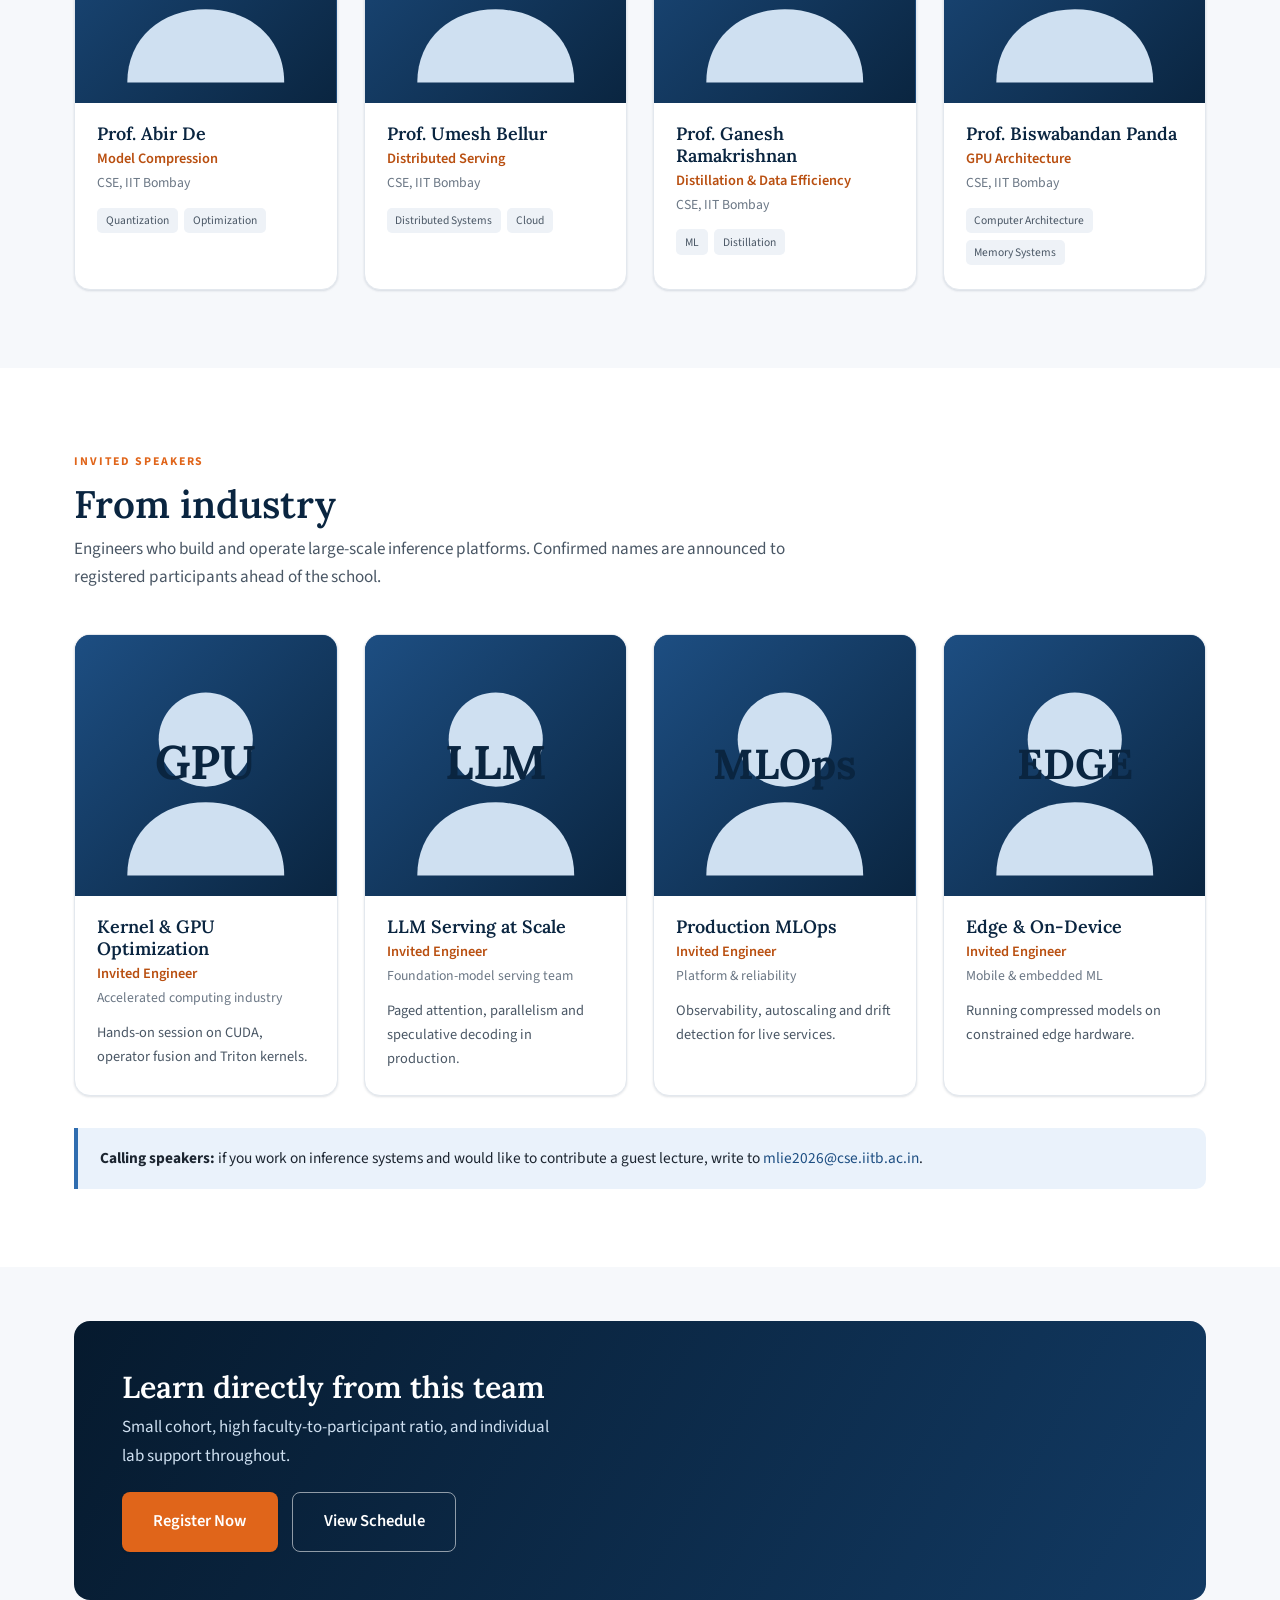
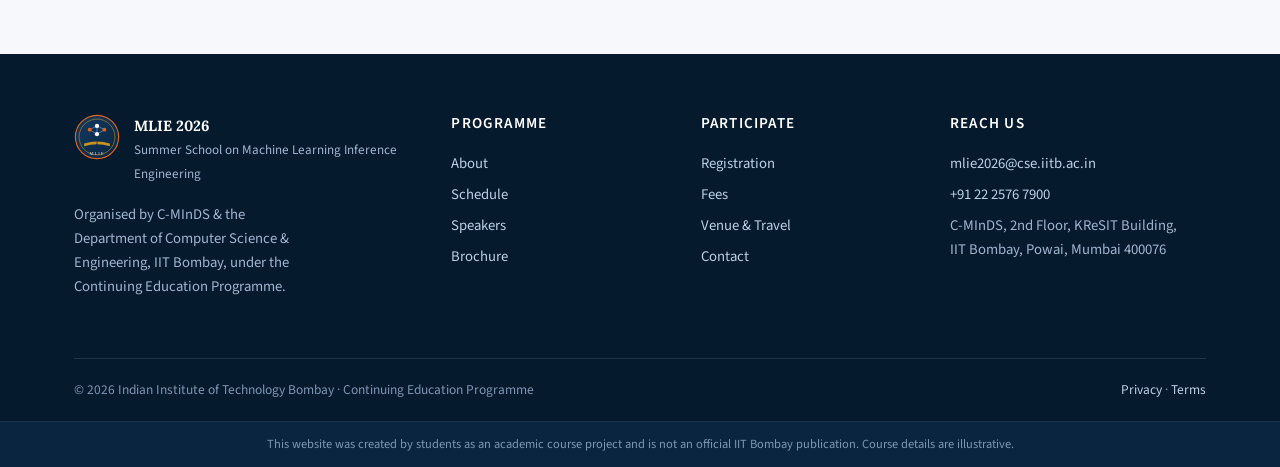
<file: mlie2026/speakers.html>
<!DOCTYPE html>
<html lang="en">
<head>
<meta charset="UTF-8" />
<meta name="viewport" content="width=device-width, initial-scale=1.0" />
<title>Speakers &amp; Faculty · MLIE 2026 — IIT Bombay</title>
<meta name="description" content="Faculty conveners, IIT Bombay lecturers and invited industry speakers for the MLIE 2026 summer school." />
<link rel="icon" href="assets/logo.svg" type="image/svg+xml" />
<link rel="preconnect" href="https://fonts.googleapis.com" />
<link rel="preconnect" href="https://fonts.gstatic.com" crossorigin />
<link href="https://fonts.googleapis.com/css2?family=Lora:wght@500;600;700&family=Source+Sans+3:wght@400;500;600;700&display=swap" rel="stylesheet" />
<link rel="stylesheet" href="css/style.css" />
</head>
<body>

<!-- shared avatar gradient -->
<svg width="0" height="0" style="position:absolute" aria-hidden="true"><defs><linearGradient id="a1" x1="0" y1="0" x2="1" y2="1"><stop offset="0" stop-color="#1d4e82"/><stop offset="1" stop-color="#0a2540"/></linearGradient></defs></svg>

<div class="topbar">
  <div class="container">
    <div class="topbar__left"><span>Centre for Machine Intelligence &amp; Data Science (C-MInDS)</span><span>·</span><span>Department of Computer Science &amp; Engineering</span></div>
    <div class="topbar__links"><a href="mailto:mlie2026@cse.iitb.ac.in">mlie2026@cse.iitb.ac.in</a><a href="https://www.iitb.ac.in" target="_blank" rel="noopener">IITB Home ↗</a></div>
  </div>
</div>

<header class="site-header">
  <div class="container">
    <nav class="nav">
      <a class="brand" href="index.html"><img src="assets/logo.svg" alt="MLIE 2026 emblem" /><span class="brand__text"><strong>MLIE&nbsp;2026</strong><span>Summer School · IIT Bombay</span></span></a>
      <button class="nav__toggle" aria-label="Toggle menu" aria-expanded="false" aria-controls="nav-menu"><span></span><span></span><span></span></button>
      <ul class="nav__menu" id="nav-menu">
        <li><a href="index.html">Home</a></li>
        <li><a href="about.html">About</a></li>
        <li><a href="schedule.html">Schedule</a></li>
        <li><a href="speakers.html" class="active">Speakers</a></li>
        <li><a href="registration.html">Registration</a></li>
        <li><a href="venue.html">Venue</a></li>
        <li><a href="contact.html">Contact</a></li>
        <li class="nav__cta"><a class="btn btn--primary" href="registration.html">Register</a></li>
      </ul>
    </nav>
  </div>
</header>

<section class="page-hero">
  <div class="container">
    <div class="crumb"><a href="index.html">Home</a> / Speakers</div>
    <h1>Speakers &amp; Faculty</h1>
    <p>IIT Bombay faculty in machine learning and systems, joined by invited engineers who run inference at production scale.</p>
  </div>
</section>

<!-- Conveners -->
<section class="section">
  <div class="container">
    <div class="section-head"><span class="eyebrow">Conveners</span><h2>Programme leadership</h2></div>
    <div class="grid grid-3">

      <div class="speaker">
        <div class="speaker__photo"><svg viewBox="0 0 100 100"><rect width="100" height="100" fill="url(#a1)"/><circle cx="50" cy="40" r="18" fill="#cfe0f1"/><path d="M20 92c0-17 13-28 30-28s30 11 30 28z" fill="#cfe0f1"/><text x="50" y="55" text-anchor="middle" font-family="Lora,serif" font-size="20" fill="#0a2540" font-weight="700">SS</text></svg></div>
        <div class="speaker__body">
          <h3>Prof. Sunita Sarawagi</h3>
          <div class="speaker__role">Convener</div>
          <div class="speaker__aff">CSE &amp; C-MInDS, IIT Bombay</div>
          <p>Works on machine learning, deep learning and information extraction. Leads the inaugural and overview sessions.</p>
          <div class="speaker__tags"><span>Machine Learning</span><span>Deep Learning</span></div>
        </div>
      </div>

      <div class="speaker">
        <div class="speaker__photo"><svg viewBox="0 0 100 100"><rect width="100" height="100" fill="url(#a1)"/><circle cx="50" cy="40" r="18" fill="#cfe0f1"/><path d="M20 92c0-17 13-28 30-28s30 11 30 28z" fill="#cfe0f1"/><text x="50" y="55" text-anchor="middle" font-family="Lora,serif" font-size="20" fill="#0a2540" font-weight="700">PJ</text></svg></div>
        <div class="speaker__body">
          <h3>Prof. Preethi Jyothi</h3>
          <div class="speaker__role">Co-Convener</div>
          <div class="speaker__aff">CSE, IIT Bombay</div>
          <p>Researches speech and language processing and efficient neural models. Leads the foundations of inference module.</p>
          <div class="speaker__tags"><span>Speech &amp; NLP</span><span>Efficient Models</span></div>
        </div>
      </div>

      <div class="speaker">
        <div class="speaker__photo"><svg viewBox="0 0 100 100"><rect width="100" height="100" fill="url(#a1)"/><circle cx="50" cy="40" r="18" fill="#cfe0f1"/><path d="M20 92c0-17 13-28 30-28s30 11 30 28z" fill="#cfe0f1"/><text x="50" y="55" text-anchor="middle" font-family="Lora,serif" font-size="20" fill="#0a2540" font-weight="700">PK</text></svg></div>
        <div class="speaker__body">
          <h3>Prof. Purushottam Kulkarni</h3>
          <div class="speaker__role">Systems Track Lead</div>
          <div class="speaker__aff">CSE, IIT Bombay</div>
          <p>Works on operating systems, virtualization and resource management. Leads the serving-systems and performance-modelling sessions.</p>
          <div class="speaker__tags"><span>Systems</span><span>Virtualization</span></div>
        </div>
      </div>

    </div>
  </div>
</section>

<!-- Faculty lecturers -->
<section class="section section--alt">
  <div class="container">
    <div class="section-head"><span class="eyebrow">Faculty lecturers</span><h2>IIT Bombay teaching faculty</h2></div>
    <div class="grid grid-4">

      <div class="speaker">
        <div class="speaker__photo"><svg viewBox="0 0 100 100"><rect width="100" height="100" fill="url(#a1)"/><circle cx="50" cy="40" r="18" fill="#cfe0f1"/><path d="M20 92c0-17 13-28 30-28s30 11 30 28z" fill="#cfe0f1"/><text x="50" y="55" text-anchor="middle" font-family="Lora,serif" font-size="20" fill="#0a2540" font-weight="700">AD</text></svg></div>
        <div class="speaker__body"><h3>Prof. Abir De</h3><div class="speaker__role">Model Compression</div><div class="speaker__aff">CSE, IIT Bombay</div><div class="speaker__tags"><span>Quantization</span><span>Optimization</span></div></div>
      </div>

      <div class="speaker">
        <div class="speaker__photo"><svg viewBox="0 0 100 100"><rect width="100" height="100" fill="url(#a1)"/><circle cx="50" cy="40" r="18" fill="#cfe0f1"/><path d="M20 92c0-17 13-28 30-28s30 11 30 28z" fill="#cfe0f1"/><text x="50" y="55" text-anchor="middle" font-family="Lora,serif" font-size="20" fill="#0a2540" font-weight="700">UB</text></svg></div>
        <div class="speaker__body"><h3>Prof. Umesh Bellur</h3><div class="speaker__role">Distributed Serving</div><div class="speaker__aff">CSE, IIT Bombay</div><div class="speaker__tags"><span>Distributed Systems</span><span>Cloud</span></div></div>
      </div>

      <div class="speaker">
        <div class="speaker__photo"><svg viewBox="0 0 100 100"><rect width="100" height="100" fill="url(#a1)"/><circle cx="50" cy="40" r="18" fill="#cfe0f1"/><path d="M20 92c0-17 13-28 30-28s30 11 30 28z" fill="#cfe0f1"/><text x="50" y="55" text-anchor="middle" font-family="Lora,serif" font-size="20" fill="#0a2540" font-weight="700">GR</text></svg></div>
        <div class="speaker__body"><h3>Prof. Ganesh Ramakrishnan</h3><div class="speaker__role">Distillation &amp; Data Efficiency</div><div class="speaker__aff">CSE, IIT Bombay</div><div class="speaker__tags"><span>ML</span><span>Distillation</span></div></div>
      </div>

      <div class="speaker">
        <div class="speaker__photo"><svg viewBox="0 0 100 100"><rect width="100" height="100" fill="url(#a1)"/><circle cx="50" cy="40" r="18" fill="#cfe0f1"/><path d="M20 92c0-17 13-28 30-28s30 11 30 28z" fill="#cfe0f1"/><text x="50" y="55" text-anchor="middle" font-family="Lora,serif" font-size="20" fill="#0a2540" font-weight="700">BR</text></svg></div>
        <div class="speaker__body"><h3>Prof. Biswabandan Panda</h3><div class="speaker__role">GPU Architecture</div><div class="speaker__aff">CSE, IIT Bombay</div><div class="speaker__tags"><span>Computer Architecture</span><span>Memory Systems</span></div></div>
      </div>

    </div>
  </div>
</section>

<!-- Invited industry speakers -->
<section class="section">
  <div class="container">
    <div class="section-head"><span class="eyebrow">Invited speakers</span><h2>From industry</h2><p>Engineers who build and operate large-scale inference platforms. Confirmed names are announced to registered participants ahead of the school.</p></div>
    <div class="grid grid-4">

      <div class="speaker">
        <div class="speaker__photo"><svg viewBox="0 0 100 100"><rect width="100" height="100" fill="url(#a1)"/><circle cx="50" cy="40" r="18" fill="#cfe0f1"/><path d="M20 92c0-17 13-28 30-28s30 11 30 28z" fill="#cfe0f1"/><text x="50" y="55" text-anchor="middle" font-family="Lora,serif" font-size="18" fill="#0a2540" font-weight="700">GPU</text></svg></div>
        <div class="speaker__body"><h3>Kernel &amp; GPU Optimization</h3><div class="speaker__role">Invited Engineer</div><div class="speaker__aff">Accelerated computing industry</div><p>Hands-on session on CUDA, operator fusion and Triton kernels.</p></div>
      </div>

      <div class="speaker">
        <div class="speaker__photo"><svg viewBox="0 0 100 100"><rect width="100" height="100" fill="url(#a1)"/><circle cx="50" cy="40" r="18" fill="#cfe0f1"/><path d="M20 92c0-17 13-28 30-28s30 11 30 28z" fill="#cfe0f1"/><text x="50" y="55" text-anchor="middle" font-family="Lora,serif" font-size="18" fill="#0a2540" font-weight="700">LLM</text></svg></div>
        <div class="speaker__body"><h3>LLM Serving at Scale</h3><div class="speaker__role">Invited Engineer</div><div class="speaker__aff">Foundation-model serving team</div><p>Paged attention, parallelism and speculative decoding in production.</p></div>
      </div>

      <div class="speaker">
        <div class="speaker__photo"><svg viewBox="0 0 100 100"><rect width="100" height="100" fill="url(#a1)"/><circle cx="50" cy="40" r="18" fill="#cfe0f1"/><path d="M20 92c0-17 13-28 30-28s30 11 30 28z" fill="#cfe0f1"/><text x="50" y="55" text-anchor="middle" font-family="Lora,serif" font-size="16" fill="#0a2540" font-weight="700">MLOps</text></svg></div>
        <div class="speaker__body"><h3>Production MLOps</h3><div class="speaker__role">Invited Engineer</div><div class="speaker__aff">Platform &amp; reliability</div><p>Observability, autoscaling and drift detection for live services.</p></div>
      </div>

      <div class="speaker">
        <div class="speaker__photo"><svg viewBox="0 0 100 100"><rect width="100" height="100" fill="url(#a1)"/><circle cx="50" cy="40" r="18" fill="#cfe0f1"/><path d="M20 92c0-17 13-28 30-28s30 11 30 28z" fill="#cfe0f1"/><text x="50" y="55" text-anchor="middle" font-family="Lora,serif" font-size="16" fill="#0a2540" font-weight="700">EDGE</text></svg></div>
        <div class="speaker__body"><h3>Edge &amp; On-Device</h3><div class="speaker__role">Invited Engineer</div><div class="speaker__aff">Mobile &amp; embedded ML</div><p>Running compressed models on constrained edge hardware.</p></div>
      </div>

    </div>

    <div class="callout info mt-3"><p><strong>Calling speakers:</strong> if you work on inference systems and would like to contribute a guest lecture, write to <a href="mailto:mlie2026@cse.iitb.ac.in">mlie2026@cse.iitb.ac.in</a>.</p></div>
  </div>
</section>

<section class="section section--tight section--alt">
  <div class="container">
    <div class="cta-band">
      <h2>Learn directly from this team</h2>
      <p>Small cohort, high faculty-to-participant ratio, and individual lab support throughout.</p>
      <div class="actions"><a class="btn btn--primary btn--lg" href="registration.html">Register Now</a><a class="btn btn--ghost btn--lg" href="schedule.html">View Schedule</a></div>
    </div>
  </div>
</section>

<footer class="site-footer">
  <div class="container">
    <div class="footer-grid">
      <div><div class="footer-brand"><img src="assets/logo.svg" alt="MLIE 2026" /><div><strong>MLIE 2026</strong><span>Summer School on Machine Learning Inference Engineering</span></div></div><p style="max-width:34ch">Organised by C-MInDS &amp; the Department of Computer Science &amp; Engineering, IIT Bombay, under the Continuing Education Programme.</p></div>
      <div><h4>Programme</h4><a href="about.html">About</a><a href="schedule.html">Schedule</a><a href="speakers.html">Speakers</a><a href="brochure.html">Brochure</a></div>
      <div><h4>Participate</h4><a href="registration.html">Registration</a><a href="registration.html#fees">Fees</a><a href="venue.html">Venue &amp; Travel</a><a href="contact.html">Contact</a></div>
      <div><h4>Reach us</h4><a href="mailto:mlie2026@cse.iitb.ac.in">mlie2026@cse.iitb.ac.in</a><a href="tel:+912225767900">+91 22 2576 7900</a><span style="color:#9fb6cf;display:block;padding:.22rem 0">C-MInDS, 2nd Floor, KReSIT Building,<br>IIT Bombay, Powai, Mumbai 400076</span></div>
    </div>
    <div class="footer-bottom"><span>© <span id="yr">2026</span> Indian Institute of Technology Bombay · Continuing Education Programme</span><span><a href="#" style="display:inline">Privacy</a> · <a href="#" style="display:inline">Terms</a></span></div>
  </div>
  <div class="footer-disclaimer">This website was created by students as an academic course project and is not an official IIT Bombay publication. Course details are illustrative.</div>
</footer>

<script src="js/main.js"></script>
</body>
</html>
</file>
<file: css/style.css>
/* ==========================================================================
   MLIE 2026 — Summer School on Machine Learning Inference Engineering
   IIT Bombay · C-MInDS & Dept. of CSE
   Stylesheet
   ========================================================================== */

:root {
  /* Institutional palette (IIT Bombay inspired) */
  --navy:        #0a2540;
  --navy-900:    #061a2e;
  --navy-700:    #123a63;
  --navy-600:    #1d4e82;
  --steel:       #2f6db0;
  --sky:         #eaf2fb;
  --saffron:     #e0651a;      /* accent */
  --saffron-dk:  #b94f10;
  --gold:        #c8941f;
  --ink:         #1c2530;
  --slate:       #4a5765;
  --muted:       #6b7785;
  --line:        #e3e8ee;
  --paper:       #ffffff;
  --paper-2:     #f6f8fb;
  --paper-3:     #eef2f7;
  --green:       #1c7d5a;

  --radius:      10px;
  --radius-lg:   16px;
  --shadow-sm:   0 1px 3px rgba(10,37,64,.08), 0 1px 2px rgba(10,37,64,.06);
  --shadow:      0 6px 22px rgba(10,37,64,.10);
  --shadow-lg:   0 18px 50px rgba(10,37,64,.16);

  --serif: "Lora", Georgia, "Times New Roman", serif;
  --sans:  "Source Sans 3", "Segoe UI", system-ui, -apple-system, Arial, sans-serif;

  --maxw: 1180px;
}

/* ---------- Reset ---------- */
*,*::before,*::after { box-sizing: border-box; }
html { scroll-behavior: smooth; -webkit-text-size-adjust: 100%; }
body {
  margin: 0;
  font-family: var(--sans);
  color: var(--ink);
  background: var(--paper);
  line-height: 1.65;
  font-size: 17px;
  -webkit-font-smoothing: antialiased;
}
img { max-width: 100%; display: block; }
a { color: var(--navy-600); text-decoration: none; }
a:hover { color: var(--saffron); }
h1,h2,h3,h4 { font-family: var(--serif); color: var(--navy); line-height: 1.2; font-weight: 600; }
p { margin: 0 0 1rem; }
ul { margin: 0 0 1rem; }

.container { max-width: var(--maxw); margin: 0 auto; padding: 0 24px; }
.section { padding: 78px 0; }
.section--tight { padding: 54px 0; }
.section--alt { background: var(--paper-2); }
.section--navy { background: var(--navy); color: #dce6f2; }
.section--navy h2,.section--navy h3 { color: #fff; }

.eyebrow {
  display: inline-block;
  font-family: var(--sans);
  text-transform: uppercase;
  letter-spacing: .16em;
  font-size: .74rem;
  font-weight: 700;
  color: var(--saffron);
  margin-bottom: .6rem;
}
.section-head { max-width: 760px; margin-bottom: 42px; }
.section-head.center { margin-left: auto; margin-right: auto; text-align: center; }
.section-head h2 { font-size: clamp(1.7rem, 3.3vw, 2.4rem); margin: 0 0 .5rem; }
.section-head p { color: var(--slate); font-size: 1.07rem; margin: 0; }
.lead { font-size: 1.16rem; color: var(--slate); }

/* ---------- Buttons ---------- */
.btn {
  display: inline-flex; align-items: center; gap: .5rem;
  font-family: var(--sans); font-weight: 600; font-size: .98rem;
  padding: .8rem 1.5rem; border-radius: 8px; cursor: pointer;
  border: 1.5px solid transparent; transition: .18s ease; white-space: nowrap;
}
.btn--primary { background: var(--saffron); color: #fff; box-shadow: var(--shadow-sm); }
.btn--primary:hover { background: var(--saffron-dk); color: #fff; transform: translateY(-1px); }
.btn--navy { background: var(--navy); color: #fff; }
.btn--navy:hover { background: var(--navy-700); color: #fff; transform: translateY(-1px); }
.btn--ghost { background: transparent; color: #fff; border-color: rgba(255,255,255,.55); }
.btn--ghost:hover { background: rgba(255,255,255,.12); color: #fff; border-color: #fff; }
.btn--outline { background: #fff; color: var(--navy); border-color: var(--line); }
.btn--outline:hover { border-color: var(--navy); color: var(--navy); }
.btn--lg { padding: .95rem 1.9rem; font-size: 1.04rem; }

/* ---------- Top utility bar ---------- */
.topbar {
  background: var(--navy-900); color: #b9c8da; font-size: .82rem;
  border-bottom: 1px solid rgba(255,255,255,.06);
}
.topbar .container { display: flex; justify-content: space-between; align-items: center; gap: 1rem; min-height: 38px; }
.topbar a { color: #cdd9e7; }
.topbar a:hover { color: #fff; }
.topbar__links { display: flex; gap: 1.3rem; }
.topbar__left { display:flex; gap:1.3rem; align-items:center; }

/* ---------- Header / nav ---------- */
.site-header {
  position: sticky; top: 0; z-index: 50;
  background: rgba(255,255,255,.96); backdrop-filter: saturate(150%) blur(8px);
  border-bottom: 1px solid var(--line); box-shadow: 0 1px 0 rgba(10,37,64,.02);
}
.nav { display: flex; align-items: center; justify-content: space-between; min-height: 76px; gap: 1rem; }
.brand { display: flex; align-items: center; gap: 14px; }
.brand img { width: 50px; height: 50px; }
.brand__text strong { display: block; font-family: var(--serif); color: var(--navy); font-size: 1.06rem; line-height: 1.1; font-weight: 700; }
.brand__text span { display: block; font-size: .76rem; color: var(--muted); letter-spacing: .02em; }

.nav__menu { display: flex; align-items: center; gap: 2px; list-style: none; margin: 0; padding: 0; }
.nav__menu a {
  display: block; padding: .55rem .85rem; font-size: .95rem; font-weight: 600;
  color: var(--ink); border-radius: 7px; position: relative;
}
.nav__menu a:hover { color: var(--navy); background: var(--paper-3); }
.nav__menu a.active { color: var(--saffron); }
.nav__menu a.active::after {
  content:""; position:absolute; left:.85rem; right:.85rem; bottom:.18rem; height:2px; background: var(--saffron); border-radius:2px;
}
.nav__cta { margin-left: .6rem; }
.nav__toggle { display: none; background: none; border: 0; cursor: pointer; padding: 8px; }
.nav__toggle span { display:block; width:24px; height:2px; background: var(--navy); margin:5px 0; transition:.2s; }

/* ---------- Hero ---------- */
.hero { position: relative; color: #fff; overflow: hidden; background: var(--navy-900); }
.hero__bg { position: absolute; inset: 0; z-index: 0; }
.hero__bg svg { width: 100%; height: 100%; object-fit: cover; }
.hero__overlay {
  position: absolute; inset: 0; z-index: 1;
  background: linear-gradient(110deg, rgba(6,26,46,.93) 0%, rgba(6,26,46,.82) 42%, rgba(10,37,64,.55) 100%);
}
.hero__inner { position: relative; z-index: 2; padding: 92px 0 84px; }
.hero__badge {
  display:inline-flex; align-items:center; gap:.5rem; background: rgba(224,101,26,.16);
  border:1px solid rgba(224,101,26,.45); color:#ffcfa8; padding:.4rem .9rem; border-radius:999px;
  font-size:.8rem; font-weight:600; letter-spacing:.04em; margin-bottom:1.3rem;
}
.hero h1 { color:#fff; font-size: clamp(2.1rem, 5vw, 3.5rem); margin:0 0 1rem; max-width: 16ch; }
.hero__sub { font-size: 1.22rem; color:#cfe0f1; max-width: 60ch; margin-bottom: 1.7rem; }
.hero__meta { display:flex; flex-wrap:wrap; gap: 1.6rem 2.4rem; margin: 1.8rem 0 2rem; }
.hero__meta .m { display:flex; align-items:center; gap:.7rem; }
.hero__meta .m svg { width:26px; height:26px; color: var(--saffron); flex:0 0 auto; }
.hero__meta .m b { display:block; color:#fff; font-size:1.02rem; }
.hero__meta .m span { font-size:.85rem; color:#a9c0d8; }
.hero__actions { display:flex; flex-wrap:wrap; gap:.9rem; }
.hero__note { margin-top:1.4rem; font-size:.86rem; color:#9fb6cf; }

/* countdown */
.countdown { display:flex; gap:.7rem; margin-top: 2.2rem; }
.countdown .unit { background: rgba(255,255,255,.07); border:1px solid rgba(255,255,255,.14); border-radius:10px; padding:.7rem 1rem; text-align:center; min-width:74px; }
.countdown .unit b { display:block; font-family:var(--serif); font-size:1.7rem; color:#fff; line-height:1; }
.countdown .unit span { font-size:.68rem; text-transform:uppercase; letter-spacing:.12em; color:#9fb6cf; }

/* ---------- Marquee / partners strip ---------- */
.strip { background: var(--navy); color:#bcd0e6; border-top:1px solid rgba(255,255,255,.07); }
.strip .container { display:flex; flex-wrap:wrap; align-items:center; justify-content:space-between; gap:1rem; padding-top:18px; padding-bottom:18px; }
.strip span { font-size:.82rem; letter-spacing:.1em; text-transform:uppercase; color:#8fa8c2; }
.strip__tags { display:flex; flex-wrap:wrap; gap:1.4rem; font-weight:600; color:#dbe7f3; font-size:.95rem; }

/* ---------- Cards / grids ---------- */
.grid { display:grid; gap: 26px; }
.grid-2 { grid-template-columns: repeat(2,1fr); }
.grid-3 { grid-template-columns: repeat(3,1fr); }
.grid-4 { grid-template-columns: repeat(4,1fr); }

.card {
  background:#fff; border:1px solid var(--line); border-radius: var(--radius-lg);
  padding: 28px; box-shadow: var(--shadow-sm); transition:.2s ease;
}
.card:hover { box-shadow: var(--shadow); transform: translateY(-3px); border-color:#d4dde8; }
.card .ico {
  width:52px; height:52px; border-radius:12px; display:grid; place-items:center;
  background: var(--sky); color: var(--steel); margin-bottom:1rem;
}
.card .ico svg { width:26px; height:26px; }
.card h3 { font-size:1.18rem; margin:0 0 .5rem; }
.card p { color: var(--slate); margin:0; font-size:.98rem; }

/* stat row */
.stats { display:grid; grid-template-columns:repeat(4,1fr); gap:1px; background:var(--line); border:1px solid var(--line); border-radius:var(--radius-lg); overflow:hidden; }
.stats .stat { background:#fff; padding:30px 22px; text-align:center; }
.stats .stat b { display:block; font-family:var(--serif); font-size:2.2rem; color:var(--navy); line-height:1; }
.stats .stat span { color:var(--muted); font-size:.9rem; margin-top:.4rem; display:block; }

/* feature list */
.checklist { list-style:none; padding:0; margin:0; }
.checklist li { position:relative; padding:.45rem 0 .45rem 2rem; color:var(--slate); }
.checklist li::before {
  content:""; position:absolute; left:0; top:.72rem; width:18px; height:18px;
  background: var(--green); border-radius:50%;
  -webkit-mask: url("data:image/svg+xml,%3Csvg xmlns='http://www.w3.org/2000/svg' viewBox='0 0 24 24'%3E%3Cpath fill='white' d='M9 16.17 4.83 12l-1.42 1.41L9 19 21 7l-1.41-1.41z'/%3E%3C/svg%3E") center/14px no-repeat;
  mask: url("data:image/svg+xml,%3Csvg xmlns='http://www.w3.org/2000/svg' viewBox='0 0 24 24'%3E%3Cpath fill='white' d='M9 16.17 4.83 12l-1.42 1.41L9 19 21 7l-1.41-1.41z'/%3E%3C/svg%3E") center/14px no-repeat;
}

/* two-column split */
.split { display:grid; grid-template-columns: 1.05fr .95fr; gap:54px; align-items:center; }
.split__media { position:relative; }
.split__media img, .split__media svg { border-radius: var(--radius-lg); box-shadow: var(--shadow); width:100%; }
.split__media .tag {
  position:absolute; left:-14px; bottom:-14px; background:#fff; border:1px solid var(--line);
  border-radius:12px; padding:.9rem 1.1rem; box-shadow:var(--shadow); display:flex; gap:.7rem; align-items:center;
}
.split__media .tag b { color:var(--navy); }

/* ---------- Topics ---------- */
.topic { display:flex; gap:1rem; }
.topic .num { font-family:var(--serif); font-size:1.5rem; color:var(--saffron); font-weight:700; line-height:1; min-width:2.2rem; }
.topic h3 { font-size:1.1rem; margin:.1rem 0 .35rem; }
.topic p { color:var(--slate); font-size:.95rem; margin:0; }

/* ---------- Audience pills ---------- */
.pills { display:flex; flex-wrap:wrap; gap:.7rem; }
.pill { background:#fff; border:1px solid var(--line); border-radius:999px; padding:.5rem 1.1rem; font-size:.92rem; font-weight:600; color:var(--navy); }

/* ---------- Schedule ---------- */
.daytabs { display:flex; gap:.5rem; flex-wrap:wrap; margin-bottom:28px; }
.daytab {
  border:1px solid var(--line); background:#fff; border-radius:10px; padding:.85rem 1.3rem;
  cursor:pointer; font-family:var(--sans); font-weight:700; color:var(--slate); text-align:left; transition:.15s;
}
.daytab small { display:block; font-weight:500; font-size:.78rem; color:var(--muted); }
.daytab.active { background:var(--navy); color:#fff; border-color:var(--navy); }
.daytab.active small { color:#a9c0d8; }
.daypanel { display:none; }
.daypanel.active { display:block; animation: fade .3s ease; }
@keyframes fade { from{opacity:0; transform:translateY(6px);} to{opacity:1; transform:none;} }

.timeline { border-left:2px solid var(--line); margin-left:8px; }
.slot { position:relative; padding:0 0 26px 28px; }
.slot::before { content:""; position:absolute; left:-7px; top:6px; width:12px; height:12px; border-radius:50%; background:var(--saffron); box-shadow:0 0 0 4px var(--sky); }
.slot.break::before { background:var(--muted); box-shadow:0 0 0 4px var(--paper-3); }
.slot .time { font-family:var(--sans); font-weight:700; color:var(--steel); font-size:.85rem; letter-spacing:.02em; }
.slot h4 { font-family:var(--serif); margin:.15rem 0 .25rem; font-size:1.08rem; color:var(--navy); }
.slot p { margin:0; color:var(--slate); font-size:.94rem; }
.slot .who { font-size:.85rem; color:var(--muted); font-style:italic; }
.tagchip { display:inline-block; font-size:.7rem; font-weight:700; text-transform:uppercase; letter-spacing:.06em; padding:.16rem .5rem; border-radius:5px; background:var(--sky); color:var(--steel); margin-left:.4rem; vertical-align:middle; }
.tagchip.lab { background:#eaf7f0; color:var(--green); }
.tagchip.key { background:#fdeee2; color:var(--saffron-dk); }

/* ---------- Speakers ---------- */
.speaker { background:#fff; border:1px solid var(--line); border-radius:var(--radius-lg); overflow:hidden; box-shadow:var(--shadow-sm); transition:.2s; }
.speaker:hover { box-shadow:var(--shadow); transform:translateY(-3px); }
.speaker__photo { aspect-ratio: 1/1; background:linear-gradient(135deg,var(--navy-700),var(--steel)); display:grid; place-items:center; overflow:hidden; }
.speaker__photo svg { width:100%; height:100%; }
.speaker__photo img.ppic { width:100%; height:100%; object-fit:cover; display:block; }
.speaker__body { padding:20px 22px 24px; }
.speaker__body h3 { font-size:1.12rem; margin:0 0 .15rem; }
.speaker__role { color:var(--saffron-dk); font-weight:600; font-size:.9rem; }
.speaker__aff { color:var(--muted); font-size:.86rem; margin:.1rem 0 .7rem; }
.speaker__body p { font-size:.9rem; color:var(--slate); margin:0; }
.speaker__tags { margin-top:.8rem; display:flex; flex-wrap:wrap; gap:.4rem; }
.speaker__tags span { font-size:.72rem; background:var(--paper-3); color:var(--slate); padding:.2rem .55rem; border-radius:5px; }

/* ---------- Registration / pricing ---------- */
.price { background:#fff; border:1px solid var(--line); border-radius:var(--radius-lg); overflow:hidden; box-shadow:var(--shadow); }
.price__head { background:var(--navy); color:#fff; padding:30px; text-align:center; }
.price__head .amt { font-family:var(--serif); font-size:3rem; line-height:1; color:#fff; }
.price__head .amt small { font-size:1rem; color:#a9c0d8; font-family:var(--sans); }
.price__head p { color:#bcd0e6; margin:.5rem 0 0; font-size:.9rem; }
.price__body { padding:30px; }
.price__body h4 { margin:0 0 1rem; font-size:1rem; text-transform:uppercase; letter-spacing:.05em; color:var(--muted); }

.feebar { display:grid; grid-template-columns: 1.4fr 1fr 1fr; gap:1px; background:var(--line); border:1px solid var(--line); border-radius:var(--radius); overflow:hidden; }
.feebar > div { background:#fff; padding:16px 18px; }
.feebar .h { background:var(--paper-3); font-weight:700; color:var(--navy); font-family:var(--sans); }

/* steps */
.steps { counter-reset: step; display:grid; gap:18px; }
.step { display:flex; gap:1.1rem; background:#fff; border:1px solid var(--line); border-radius:var(--radius); padding:20px 22px; }
.step .n { counter-increment: step; }
.step .n::before { content: counter(step); display:grid; place-items:center; width:38px; height:38px; border-radius:50%; background:var(--navy); color:#fff; font-family:var(--serif); font-weight:700; }
.step h4 { margin:.2rem 0 .3rem; font-size:1.05rem; }
.step p { margin:0; color:var(--slate); font-size:.95rem; }

/* dates table */
.dates { width:100%; border-collapse:collapse; background:#fff; border:1px solid var(--line); border-radius:var(--radius); overflow:hidden; }
.dates th, .dates td { text-align:left; padding:14px 18px; border-bottom:1px solid var(--line); font-size:.96rem; }
.dates th { background:var(--paper-3); color:var(--navy); font-family:var(--sans); }
.dates tr:last-child td { border-bottom:0; }
.dates .hl td { background:#fdf4ec; font-weight:600; color:var(--saffron-dk); }

/* ---------- Notice / callout ---------- */
.callout { border-left:4px solid var(--saffron); background:#fdf6f0; padding:18px 22px; border-radius:0 var(--radius) var(--radius) 0; }
.callout.info { border-color:var(--steel); background:var(--sky); }
.callout p { margin:0; color:var(--ink); font-size:.96rem; }

/* ---------- FAQ ---------- */
.faq { border:1px solid var(--line); border-radius:var(--radius); overflow:hidden; background:#fff; }
.faq details { border-bottom:1px solid var(--line); }
.faq details:last-child { border-bottom:0; }
.faq summary { cursor:pointer; padding:18px 22px; font-weight:600; color:var(--navy); font-family:var(--serif); list-style:none; display:flex; justify-content:space-between; gap:1rem; align-items:center; }
.faq summary::-webkit-details-marker { display:none; }
.faq summary::after { content:"+"; font-size:1.4rem; color:var(--saffron); font-family:var(--sans); line-height:1; }
.faq details[open] summary::after { content:"–"; }
.faq .ans { padding:0 22px 20px; color:var(--slate); font-size:.96rem; }

/* ---------- Contact ---------- */
.contact-grid { display:grid; grid-template-columns: 1fr 1fr; gap:40px; }
.field { margin-bottom:16px; }
.field label { display:block; font-size:.85rem; font-weight:600; color:var(--navy); margin-bottom:.35rem; }
.field input, .field select, .field textarea {
  width:100%; padding:.7rem .85rem; border:1px solid var(--line); border-radius:8px; font-family:var(--sans); font-size:.96rem; color:var(--ink); background:#fff;
}
.field input:focus, .field select:focus, .field textarea:focus { outline:none; border-color:var(--steel); box-shadow:0 0 0 3px var(--sky); }
.contact-info .row { display:flex; gap:1rem; padding:16px 0; border-bottom:1px solid var(--line); }
.contact-info .row:last-child { border-bottom:0; }
.contact-info .row .ic { width:42px; height:42px; flex:0 0 auto; border-radius:10px; background:var(--sky); color:var(--steel); display:grid; place-items:center; }
.contact-info .row .ic svg { width:21px; height:21px; }
.contact-info .row b { color:var(--navy); display:block; font-family:var(--serif); }
.contact-info .row span { color:var(--slate); font-size:.94rem; }

.map-embed { border:1px solid var(--line); border-radius:var(--radius-lg); overflow:hidden; box-shadow:var(--shadow-sm); }
.map-embed iframe { display:block; width:100%; height:340px; border:0; }

/* ---------- Organizers ---------- */
.org { display:flex; gap:1rem; align-items:center; background:#fff; border:1px solid var(--line); border-radius:var(--radius); padding:18px; }
.org .av { width:58px; height:58px; border-radius:50%; flex:0 0 auto; overflow:hidden; box-shadow:var(--shadow-sm); }
.org b { color:var(--navy); font-family:var(--serif); display:block; }
.org span { color:var(--muted); font-size:.86rem; }

/* ---------- CTA band ---------- */
.cta-band { background: linear-gradient(120deg, var(--navy-900), var(--navy-700)); color:#fff; border-radius:var(--radius-lg); padding:48px; position:relative; overflow:hidden; }
.cta-band h2 { color:#fff; font-size:1.9rem; margin:0 0 .5rem; }
.cta-band p { color:#cfe0f1; max-width:54ch; }
.cta-band .actions { margin-top:1.4rem; display:flex; flex-wrap:wrap; gap:.9rem; }

/* ---------- Footer ---------- */
.site-footer { background: var(--navy-900); color:#9fb6cf; padding:60px 0 0; font-size:.92rem; }
.site-footer h4 { color:#fff; font-size:.95rem; text-transform:uppercase; letter-spacing:.08em; margin:0 0 1rem; font-family:var(--sans); }
.footer-grid { display:grid; grid-template-columns: 1.6fr 1fr 1fr 1.2fr; gap:36px; padding-bottom:42px; }
.site-footer a { color:#bcd0e6; display:block; padding:.22rem 0; }
.site-footer a:hover { color:#fff; }
.footer-brand { display:flex; gap:14px; align-items:flex-start; margin-bottom:1rem; }
.footer-brand img { width:46px; height:46px; }
.footer-brand strong { color:#fff; font-family:var(--serif); display:block; }
.footer-brand span { font-size:.82rem; }
.footer-bottom { border-top:1px solid rgba(255,255,255,.1); padding:20px 0; display:flex; justify-content:space-between; gap:1rem; flex-wrap:wrap; font-size:.84rem; color:#7e96b1; }
.footer-disclaimer { background:var(--navy); color:#7e96b1; font-size:.78rem; text-align:center; padding:12px 0; border-top:1px solid rgba(255,255,255,.06); }

/* ---------- Breadcrumb / page hero ---------- */
.page-hero { background:var(--navy); color:#fff; padding:54px 0; position:relative; overflow:hidden; }
.page-hero::after { content:""; position:absolute; inset:0; background:url("../assets/circuit.svg") right center/auto 130% no-repeat; opacity:.18; }
.page-hero .container { position:relative; z-index:1; }
.page-hero h1 { color:#fff; font-size:clamp(1.8rem,3.6vw,2.6rem); margin:.3rem 0 .4rem; }
.page-hero p { color:#cfe0f1; max-width:62ch; margin:0; }
.crumb { font-size:.85rem; color:#a9c0d8; }
.crumb a { color:#cfe0f1; }

/* utilities */
.text-center { text-align:center; }
.mt-0{margin-top:0}.mb-0{margin-bottom:0}
.mt-2{margin-top:1.4rem}.mt-3{margin-top:2rem}
.divider { height:1px; background:var(--line); border:0; margin:0; }
.badge-soft { display:inline-block; background:var(--sky); color:var(--steel); font-weight:700; font-size:.78rem; padding:.25rem .7rem; border-radius:999px; }

/* ---------- Responsive ---------- */
@media (max-width: 960px) {
  .grid-4 { grid-template-columns: repeat(2,1fr); }
  .grid-3 { grid-template-columns: repeat(2,1fr); }
  .split { grid-template-columns:1fr; gap:36px; }
  .contact-grid { grid-template-columns:1fr; }
  .footer-grid { grid-template-columns:1fr 1fr; }
  .stats { grid-template-columns:repeat(2,1fr); }
}
@media (max-width: 760px) {
  body { font-size:16px; }
  .section { padding:56px 0; }
  .nav__menu {
    position:fixed; inset:76px 0 auto 0; flex-direction:column; align-items:stretch; gap:0;
    background:#fff; border-bottom:1px solid var(--line); padding:10px 16px 18px; box-shadow:var(--shadow);
    transform:translateY(-130%); transition:transform .25s ease; max-height:calc(100vh - 76px); overflow:auto;
  }
  .nav__menu.open { transform:translateY(0); }
  .nav__menu a { padding:.85rem .6rem; border-radius:8px; }
  .nav__menu a.active::after { display:none; }
  .nav__cta { margin:.5rem 0 0; }
  .nav__cta .btn { width:100%; justify-content:center; }
  .nav__toggle { display:block; }
  .grid-2,.grid-3,.grid-4 { grid-template-columns:1fr; }
  .feebar { grid-template-columns:1fr; }
  .feebar .h { display:none; }
  .stats { grid-template-columns:repeat(2,1fr); }
  .topbar__left { display:none; }
  .cta-band { padding:32px 24px; }
  .hero__meta { gap:1.2rem 1.6rem; }
}

/* ---------- Print (brochure) handled in brochure.html ---------- */
</file>
<file: mlie2026/css/style.css>
/* ==========================================================================
   MLIE 2026 — Summer School on Machine Learning Inference Engineering
   IIT Bombay · C-MInDS & Dept. of CSE
   Stylesheet
   ========================================================================== */

:root {
  /* Institutional palette (IIT Bombay inspired) */
  --navy:        #0a2540;
  --navy-900:    #061a2e;
  --navy-700:    #123a63;
  --navy-600:    #1d4e82;
  --steel:       #2f6db0;
  --sky:         #eaf2fb;
  --saffron:     #e0651a;      /* accent */
  --saffron-dk:  #b94f10;
  --gold:        #c8941f;
  --ink:         #1c2530;
  --slate:       #4a5765;
  --muted:       #6b7785;
  --line:        #e3e8ee;
  --paper:       #ffffff;
  --paper-2:     #f6f8fb;
  --paper-3:     #eef2f7;
  --green:       #1c7d5a;

  --radius:      10px;
  --radius-lg:   16px;
  --shadow-sm:   0 1px 3px rgba(10,37,64,.08), 0 1px 2px rgba(10,37,64,.06);
  --shadow:      0 6px 22px rgba(10,37,64,.10);
  --shadow-lg:   0 18px 50px rgba(10,37,64,.16);

  --serif: "Lora", Georgia, "Times New Roman", serif;
  --sans:  "Source Sans 3", "Segoe UI", system-ui, -apple-system, Arial, sans-serif;

  --maxw: 1180px;
}

/* ---------- Reset ---------- */
*,*::before,*::after { box-sizing: border-box; }
html { scroll-behavior: smooth; -webkit-text-size-adjust: 100%; }
body {
  margin: 0;
  font-family: var(--sans);
  color: var(--ink);
  background: var(--paper);
  line-height: 1.65;
  font-size: 17px;
  -webkit-font-smoothing: antialiased;
}
img { max-width: 100%; display: block; }
a { color: var(--navy-600); text-decoration: none; }
a:hover { color: var(--saffron); }
h1,h2,h3,h4 { font-family: var(--serif); color: var(--navy); line-height: 1.2; font-weight: 600; }
p { margin: 0 0 1rem; }
ul { margin: 0 0 1rem; }

.container { max-width: var(--maxw); margin: 0 auto; padding: 0 24px; }
.section { padding: 78px 0; }
.section--tight { padding: 54px 0; }
.section--alt { background: var(--paper-2); }
.section--navy { background: var(--navy); color: #dce6f2; }
.section--navy h2,.section--navy h3 { color: #fff; }

.eyebrow {
  display: inline-block;
  font-family: var(--sans);
  text-transform: uppercase;
  letter-spacing: .16em;
  font-size: .74rem;
  font-weight: 700;
  color: var(--saffron);
  margin-bottom: .6rem;
}
.section-head { max-width: 760px; margin-bottom: 42px; }
.section-head.center { margin-left: auto; margin-right: auto; text-align: center; }
.section-head h2 { font-size: clamp(1.7rem, 3.3vw, 2.4rem); margin: 0 0 .5rem; }
.section-head p { color: var(--slate); font-size: 1.07rem; margin: 0; }
.lead { font-size: 1.16rem; color: var(--slate); }

/* ---------- Buttons ---------- */
.btn {
  display: inline-flex; align-items: center; gap: .5rem;
  font-family: var(--sans); font-weight: 600; font-size: .98rem;
  padding: .8rem 1.5rem; border-radius: 8px; cursor: pointer;
  border: 1.5px solid transparent; transition: .18s ease; white-space: nowrap;
}
.btn--primary { background: var(--saffron); color: #fff; box-shadow: var(--shadow-sm); }
.btn--primary:hover { background: var(--saffron-dk); color: #fff; transform: translateY(-1px); }
.btn--navy { background: var(--navy); color: #fff; }
.btn--navy:hover { background: var(--navy-700); color: #fff; transform: translateY(-1px); }
.btn--ghost { background: transparent; color: #fff; border-color: rgba(255,255,255,.55); }
.btn--ghost:hover { background: rgba(255,255,255,.12); color: #fff; border-color: #fff; }
.btn--outline { background: #fff; color: var(--navy); border-color: var(--line); }
.btn--outline:hover { border-color: var(--navy); color: var(--navy); }
.btn--lg { padding: .95rem 1.9rem; font-size: 1.04rem; }

/* ---------- Top utility bar ---------- */
.topbar {
  background: var(--navy-900); color: #b9c8da; font-size: .82rem;
  border-bottom: 1px solid rgba(255,255,255,.06);
}
.topbar .container { display: flex; justify-content: space-between; align-items: center; gap: 1rem; min-height: 38px; }
.topbar a { color: #cdd9e7; }
.topbar a:hover { color: #fff; }
.topbar__links { display: flex; gap: 1.3rem; }
.topbar__left { display:flex; gap:1.3rem; align-items:center; }

/* ---------- Header / nav ---------- */
.site-header {
  position: sticky; top: 0; z-index: 50;
  background: rgba(255,255,255,.96); backdrop-filter: saturate(150%) blur(8px);
  border-bottom: 1px solid var(--line); box-shadow: 0 1px 0 rgba(10,37,64,.02);
}
.nav { display: flex; align-items: center; justify-content: space-between; min-height: 76px; gap: 1rem; }
.brand { display: flex; align-items: center; gap: 14px; }
.brand img { width: 50px; height: 50px; }
.brand__text strong { display: block; font-family: var(--serif); color: var(--navy); font-size: 1.06rem; line-height: 1.1; font-weight: 700; }
.brand__text span { display: block; font-size: .76rem; color: var(--muted); letter-spacing: .02em; }

.nav__menu { display: flex; align-items: center; gap: 2px; list-style: none; margin: 0; padding: 0; }
.nav__menu a {
  display: block; padding: .55rem .85rem; font-size: .95rem; font-weight: 600;
  color: var(--ink); border-radius: 7px; position: relative;
}
.nav__menu a:hover { color: var(--navy); background: var(--paper-3); }
.nav__menu a.active { color: var(--saffron); }
.nav__menu a.active::after {
  content:""; position:absolute; left:.85rem; right:.85rem; bottom:.18rem; height:2px; background: var(--saffron); border-radius:2px;
}
.nav__cta { margin-left: .6rem; }
.nav__toggle { display: none; background: none; border: 0; cursor: pointer; padding: 8px; }
.nav__toggle span { display:block; width:24px; height:2px; background: var(--navy); margin:5px 0; transition:.2s; }

/* ---------- Hero ---------- */
.hero { position: relative; color: #fff; overflow: hidden; background: var(--navy-900); }
.hero__bg { position: absolute; inset: 0; z-index: 0; }
.hero__bg svg { width: 100%; height: 100%; object-fit: cover; }
.hero__overlay {
  position: absolute; inset: 0; z-index: 1;
  background: linear-gradient(110deg, rgba(6,26,46,.93) 0%, rgba(6,26,46,.82) 42%, rgba(10,37,64,.55) 100%);
}
.hero__inner { position: relative; z-index: 2; padding: 92px 0 84px; }
.hero__badge {
  display:inline-flex; align-items:center; gap:.5rem; background: rgba(224,101,26,.16);
  border:1px solid rgba(224,101,26,.45); color:#ffcfa8; padding:.4rem .9rem; border-radius:999px;
  font-size:.8rem; font-weight:600; letter-spacing:.04em; margin-bottom:1.3rem;
}
.hero h1 { color:#fff; font-size: clamp(2.1rem, 5vw, 3.5rem); margin:0 0 1rem; max-width: 16ch; }
.hero__sub { font-size: 1.22rem; color:#cfe0f1; max-width: 60ch; margin-bottom: 1.7rem; }
.hero__meta { display:flex; flex-wrap:wrap; gap: 1.6rem 2.4rem; margin: 1.8rem 0 2rem; }
.hero__meta .m { display:flex; align-items:center; gap:.7rem; }
.hero__meta .m svg { width:26px; height:26px; color: var(--saffron); flex:0 0 auto; }
.hero__meta .m b { display:block; color:#fff; font-size:1.02rem; }
.hero__meta .m span { font-size:.85rem; color:#a9c0d8; }
.hero__actions { display:flex; flex-wrap:wrap; gap:.9rem; }
.hero__note { margin-top:1.4rem; font-size:.86rem; color:#9fb6cf; }

/* countdown */
.countdown { display:flex; gap:.7rem; margin-top: 2.2rem; }
.countdown .unit { background: rgba(255,255,255,.07); border:1px solid rgba(255,255,255,.14); border-radius:10px; padding:.7rem 1rem; text-align:center; min-width:74px; }
.countdown .unit b { display:block; font-family:var(--serif); font-size:1.7rem; color:#fff; line-height:1; }
.countdown .unit span { font-size:.68rem; text-transform:uppercase; letter-spacing:.12em; color:#9fb6cf; }

/* ---------- Marquee / partners strip ---------- */
.strip { background: var(--navy); color:#bcd0e6; border-top:1px solid rgba(255,255,255,.07); }
.strip .container { display:flex; flex-wrap:wrap; align-items:center; justify-content:space-between; gap:1rem; padding-top:18px; padding-bottom:18px; }
.strip span { font-size:.82rem; letter-spacing:.1em; text-transform:uppercase; color:#8fa8c2; }
.strip__tags { display:flex; flex-wrap:wrap; gap:1.4rem; font-weight:600; color:#dbe7f3; font-size:.95rem; }

/* ---------- Cards / grids ---------- */
.grid { display:grid; gap: 26px; }
.grid-2 { grid-template-columns: repeat(2,1fr); }
.grid-3 { grid-template-columns: repeat(3,1fr); }
.grid-4 { grid-template-columns: repeat(4,1fr); }

.card {
  background:#fff; border:1px solid var(--line); border-radius: var(--radius-lg);
  padding: 28px; box-shadow: var(--shadow-sm); transition:.2s ease;
}
.card:hover { box-shadow: var(--shadow); transform: translateY(-3px); border-color:#d4dde8; }
.card .ico {
  width:52px; height:52px; border-radius:12px; display:grid; place-items:center;
  background: var(--sky); color: var(--steel); margin-bottom:1rem;
}
.card .ico svg { width:26px; height:26px; }
.card h3 { font-size:1.18rem; margin:0 0 .5rem; }
.card p { color: var(--slate); margin:0; font-size:.98rem; }

/* stat row */
.stats { display:grid; grid-template-columns:repeat(4,1fr); gap:1px; background:var(--line); border:1px solid var(--line); border-radius:var(--radius-lg); overflow:hidden; }
.stats .stat { background:#fff; padding:30px 22px; text-align:center; }
.stats .stat b { display:block; font-family:var(--serif); font-size:2.2rem; color:var(--navy); line-height:1; }
.stats .stat span { color:var(--muted); font-size:.9rem; margin-top:.4rem; display:block; }

/* feature list */
.checklist { list-style:none; padding:0; margin:0; }
.checklist li { position:relative; padding:.45rem 0 .45rem 2rem; color:var(--slate); }
.checklist li::before {
  content:""; position:absolute; left:0; top:.72rem; width:18px; height:18px;
  background: var(--green); border-radius:50%;
  -webkit-mask: url("data:image/svg+xml,%3Csvg xmlns='http://www.w3.org/2000/svg' viewBox='0 0 24 24'%3E%3Cpath fill='white' d='M9 16.17 4.83 12l-1.42 1.41L9 19 21 7l-1.41-1.41z'/%3E%3C/svg%3E") center/14px no-repeat;
  mask: url("data:image/svg+xml,%3Csvg xmlns='http://www.w3.org/2000/svg' viewBox='0 0 24 24'%3E%3Cpath fill='white' d='M9 16.17 4.83 12l-1.42 1.41L9 19 21 7l-1.41-1.41z'/%3E%3C/svg%3E") center/14px no-repeat;
}

/* two-column split */
.split { display:grid; grid-template-columns: 1.05fr .95fr; gap:54px; align-items:center; }
.split__media { position:relative; }
.split__media img, .split__media svg { border-radius: var(--radius-lg); box-shadow: var(--shadow); width:100%; }
.split__media .tag {
  position:absolute; left:-14px; bottom:-14px; background:#fff; border:1px solid var(--line);
  border-radius:12px; padding:.9rem 1.1rem; box-shadow:var(--shadow); display:flex; gap:.7rem; align-items:center;
}
.split__media .tag b { color:var(--navy); }

/* ---------- Topics ---------- */
.topic { display:flex; gap:1rem; }
.topic .num { font-family:var(--serif); font-size:1.5rem; color:var(--saffron); font-weight:700; line-height:1; min-width:2.2rem; }
.topic h3 { font-size:1.1rem; margin:.1rem 0 .35rem; }
.topic p { color:var(--slate); font-size:.95rem; margin:0; }

/* ---------- Audience pills ---------- */
.pills { display:flex; flex-wrap:wrap; gap:.7rem; }
.pill { background:#fff; border:1px solid var(--line); border-radius:999px; padding:.5rem 1.1rem; font-size:.92rem; font-weight:600; color:var(--navy); }

/* ---------- Schedule ---------- */
.daytabs { display:flex; gap:.5rem; flex-wrap:wrap; margin-bottom:28px; }
.daytab {
  border:1px solid var(--line); background:#fff; border-radius:10px; padding:.85rem 1.3rem;
  cursor:pointer; font-family:var(--sans); font-weight:700; color:var(--slate); text-align:left; transition:.15s;
}
.daytab small { display:block; font-weight:500; font-size:.78rem; color:var(--muted); }
.daytab.active { background:var(--navy); color:#fff; border-color:var(--navy); }
.daytab.active small { color:#a9c0d8; }
.daypanel { display:none; }
.daypanel.active { display:block; animation: fade .3s ease; }
@keyframes fade { from{opacity:0; transform:translateY(6px);} to{opacity:1; transform:none;} }

.timeline { border-left:2px solid var(--line); margin-left:8px; }
.slot { position:relative; padding:0 0 26px 28px; }
.slot::before { content:""; position:absolute; left:-7px; top:6px; width:12px; height:12px; border-radius:50%; background:var(--saffron); box-shadow:0 0 0 4px var(--sky); }
.slot.break::before { background:var(--muted); box-shadow:0 0 0 4px var(--paper-3); }
.slot .time { font-family:var(--sans); font-weight:700; color:var(--steel); font-size:.85rem; letter-spacing:.02em; }
.slot h4 { font-family:var(--serif); margin:.15rem 0 .25rem; font-size:1.08rem; color:var(--navy); }
.slot p { margin:0; color:var(--slate); font-size:.94rem; }
.slot .who { font-size:.85rem; color:var(--muted); font-style:italic; }
.tagchip { display:inline-block; font-size:.7rem; font-weight:700; text-transform:uppercase; letter-spacing:.06em; padding:.16rem .5rem; border-radius:5px; background:var(--sky); color:var(--steel); margin-left:.4rem; vertical-align:middle; }
.tagchip.lab { background:#eaf7f0; color:var(--green); }
.tagchip.key { background:#fdeee2; color:var(--saffron-dk); }

/* ---------- Speakers ---------- */
.speaker { background:#fff; border:1px solid var(--line); border-radius:var(--radius-lg); overflow:hidden; box-shadow:var(--shadow-sm); transition:.2s; }
.speaker:hover { box-shadow:var(--shadow); transform:translateY(-3px); }
.speaker__photo { aspect-ratio: 1/1; background:linear-gradient(135deg,var(--navy-700),var(--steel)); display:grid; place-items:center; }
.speaker__photo svg { width:100%; height:100%; }
.speaker__body { padding:20px 22px 24px; }
.speaker__body h3 { font-size:1.12rem; margin:0 0 .15rem; }
.speaker__role { color:var(--saffron-dk); font-weight:600; font-size:.9rem; }
.speaker__aff { color:var(--muted); font-size:.86rem; margin:.1rem 0 .7rem; }
.speaker__body p { font-size:.9rem; color:var(--slate); margin:0; }
.speaker__tags { margin-top:.8rem; display:flex; flex-wrap:wrap; gap:.4rem; }
.speaker__tags span { font-size:.72rem; background:var(--paper-3); color:var(--slate); padding:.2rem .55rem; border-radius:5px; }

/* ---------- Registration / pricing ---------- */
.price { background:#fff; border:1px solid var(--line); border-radius:var(--radius-lg); overflow:hidden; box-shadow:var(--shadow); }
.price__head { background:var(--navy); color:#fff; padding:30px; text-align:center; }
.price__head .amt { font-family:var(--serif); font-size:3rem; line-height:1; color:#fff; }
.price__head .amt small { font-size:1rem; color:#a9c0d8; font-family:var(--sans); }
.price__head p { color:#bcd0e6; margin:.5rem 0 0; font-size:.9rem; }
.price__body { padding:30px; }
.price__body h4 { margin:0 0 1rem; font-size:1rem; text-transform:uppercase; letter-spacing:.05em; color:var(--muted); }

.feebar { display:grid; grid-template-columns: 1.4fr 1fr 1fr; gap:1px; background:var(--line); border:1px solid var(--line); border-radius:var(--radius); overflow:hidden; }
.feebar > div { background:#fff; padding:16px 18px; }
.feebar .h { background:var(--paper-3); font-weight:700; color:var(--navy); font-family:var(--sans); }

/* steps */
.steps { counter-reset: step; display:grid; gap:18px; }
.step { display:flex; gap:1.1rem; background:#fff; border:1px solid var(--line); border-radius:var(--radius); padding:20px 22px; }
.step .n { counter-increment: step; }
.step .n::before { content: counter(step); display:grid; place-items:center; width:38px; height:38px; border-radius:50%; background:var(--navy); color:#fff; font-family:var(--serif); font-weight:700; }
.step h4 { margin:.2rem 0 .3rem; font-size:1.05rem; }
.step p { margin:0; color:var(--slate); font-size:.95rem; }

/* dates table */
.dates { width:100%; border-collapse:collapse; background:#fff; border:1px solid var(--line); border-radius:var(--radius); overflow:hidden; }
.dates th, .dates td { text-align:left; padding:14px 18px; border-bottom:1px solid var(--line); font-size:.96rem; }
.dates th { background:var(--paper-3); color:var(--navy); font-family:var(--sans); }
.dates tr:last-child td { border-bottom:0; }
.dates .hl td { background:#fdf4ec; font-weight:600; color:var(--saffron-dk); }

/* ---------- Notice / callout ---------- */
.callout { border-left:4px solid var(--saffron); background:#fdf6f0; padding:18px 22px; border-radius:0 var(--radius) var(--radius) 0; }
.callout.info { border-color:var(--steel); background:var(--sky); }
.callout p { margin:0; color:var(--ink); font-size:.96rem; }

/* ---------- FAQ ---------- */
.faq { border:1px solid var(--line); border-radius:var(--radius); overflow:hidden; background:#fff; }
.faq details { border-bottom:1px solid var(--line); }
.faq details:last-child { border-bottom:0; }
.faq summary { cursor:pointer; padding:18px 22px; font-weight:600; color:var(--navy); font-family:var(--serif); list-style:none; display:flex; justify-content:space-between; gap:1rem; align-items:center; }
.faq summary::-webkit-details-marker { display:none; }
.faq summary::after { content:"+"; font-size:1.4rem; color:var(--saffron); font-family:var(--sans); line-height:1; }
.faq details[open] summary::after { content:"–"; }
.faq .ans { padding:0 22px 20px; color:var(--slate); font-size:.96rem; }

/* ---------- Contact ---------- */
.contact-grid { display:grid; grid-template-columns: 1fr 1fr; gap:40px; }
.field { margin-bottom:16px; }
.field label { display:block; font-size:.85rem; font-weight:600; color:var(--navy); margin-bottom:.35rem; }
.field input, .field select, .field textarea {
  width:100%; padding:.7rem .85rem; border:1px solid var(--line); border-radius:8px; font-family:var(--sans); font-size:.96rem; color:var(--ink); background:#fff;
}
.field input:focus, .field select:focus, .field textarea:focus { outline:none; border-color:var(--steel); box-shadow:0 0 0 3px var(--sky); }
.contact-info .row { display:flex; gap:1rem; padding:16px 0; border-bottom:1px solid var(--line); }
.contact-info .row:last-child { border-bottom:0; }
.contact-info .row .ic { width:42px; height:42px; flex:0 0 auto; border-radius:10px; background:var(--sky); color:var(--steel); display:grid; place-items:center; }
.contact-info .row .ic svg { width:21px; height:21px; }
.contact-info .row b { color:var(--navy); display:block; font-family:var(--serif); }
.contact-info .row span { color:var(--slate); font-size:.94rem; }

.map-embed { border:1px solid var(--line); border-radius:var(--radius-lg); overflow:hidden; box-shadow:var(--shadow-sm); }
.map-embed iframe { display:block; width:100%; height:340px; border:0; }

/* ---------- Organizers ---------- */
.org { display:flex; gap:1rem; align-items:center; background:#fff; border:1px solid var(--line); border-radius:var(--radius); padding:18px; }
.org .av { width:58px; height:58px; border-radius:50%; flex:0 0 auto; overflow:hidden; box-shadow:var(--shadow-sm); }
.org b { color:var(--navy); font-family:var(--serif); display:block; }
.org span { color:var(--muted); font-size:.86rem; }

/* ---------- CTA band ---------- */
.cta-band { background: linear-gradient(120deg, var(--navy-900), var(--navy-700)); color:#fff; border-radius:var(--radius-lg); padding:48px; position:relative; overflow:hidden; }
.cta-band h2 { color:#fff; font-size:1.9rem; margin:0 0 .5rem; }
.cta-band p { color:#cfe0f1; max-width:54ch; }
.cta-band .actions { margin-top:1.4rem; display:flex; flex-wrap:wrap; gap:.9rem; }

/* ---------- Footer ---------- */
.site-footer { background: var(--navy-900); color:#9fb6cf; padding:60px 0 0; font-size:.92rem; }
.site-footer h4 { color:#fff; font-size:.95rem; text-transform:uppercase; letter-spacing:.08em; margin:0 0 1rem; font-family:var(--sans); }
.footer-grid { display:grid; grid-template-columns: 1.6fr 1fr 1fr 1.2fr; gap:36px; padding-bottom:42px; }
.site-footer a { color:#bcd0e6; display:block; padding:.22rem 0; }
.site-footer a:hover { color:#fff; }
.footer-brand { display:flex; gap:14px; align-items:flex-start; margin-bottom:1rem; }
.footer-brand img { width:46px; height:46px; }
.footer-brand strong { color:#fff; font-family:var(--serif); display:block; }
.footer-brand span { font-size:.82rem; }
.footer-bottom { border-top:1px solid rgba(255,255,255,.1); padding:20px 0; display:flex; justify-content:space-between; gap:1rem; flex-wrap:wrap; font-size:.84rem; color:#7e96b1; }
.footer-disclaimer { background:var(--navy); color:#7e96b1; font-size:.78rem; text-align:center; padding:12px 0; border-top:1px solid rgba(255,255,255,.06); }

/* ---------- Breadcrumb / page hero ---------- */
.page-hero { background:var(--navy); color:#fff; padding:54px 0; position:relative; overflow:hidden; }
.page-hero::after { content:""; position:absolute; inset:0; background:url("../assets/circuit.svg") right center/auto 130% no-repeat; opacity:.18; }
.page-hero .container { position:relative; z-index:1; }
.page-hero h1 { color:#fff; font-size:clamp(1.8rem,3.6vw,2.6rem); margin:.3rem 0 .4rem; }
.page-hero p { color:#cfe0f1; max-width:62ch; margin:0; }
.crumb { font-size:.85rem; color:#a9c0d8; }
.crumb a { color:#cfe0f1; }

/* utilities */
.text-center { text-align:center; }
.mt-0{margin-top:0}.mb-0{margin-bottom:0}
.mt-2{margin-top:1.4rem}.mt-3{margin-top:2rem}
.divider { height:1px; background:var(--line); border:0; margin:0; }
.badge-soft { display:inline-block; background:var(--sky); color:var(--steel); font-weight:700; font-size:.78rem; padding:.25rem .7rem; border-radius:999px; }

/* ---------- Responsive ---------- */
@media (max-width: 960px) {
  .grid-4 { grid-template-columns: repeat(2,1fr); }
  .grid-3 { grid-template-columns: repeat(2,1fr); }
  .split { grid-template-columns:1fr; gap:36px; }
  .contact-grid { grid-template-columns:1fr; }
  .footer-grid { grid-template-columns:1fr 1fr; }
  .stats { grid-template-columns:repeat(2,1fr); }
}
@media (max-width: 760px) {
  body { font-size:16px; }
  .section { padding:56px 0; }
  .nav__menu {
    position:fixed; inset:76px 0 auto 0; flex-direction:column; align-items:stretch; gap:0;
    background:#fff; border-bottom:1px solid var(--line); padding:10px 16px 18px; box-shadow:var(--shadow);
    transform:translateY(-130%); transition:transform .25s ease; max-height:calc(100vh - 76px); overflow:auto;
  }
  .nav__menu.open { transform:translateY(0); }
  .nav__menu a { padding:.85rem .6rem; border-radius:8px; }
  .nav__menu a.active::after { display:none; }
  .nav__cta { margin:.5rem 0 0; }
  .nav__cta .btn { width:100%; justify-content:center; }
  .nav__toggle { display:block; }
  .grid-2,.grid-3,.grid-4 { grid-template-columns:1fr; }
  .feebar { grid-template-columns:1fr; }
  .feebar .h { display:none; }
  .stats { grid-template-columns:repeat(2,1fr); }
  .topbar__left { display:none; }
  .cta-band { padding:32px 24px; }
  .hero__meta { gap:1.2rem 1.6rem; }
}

/* ---------- Print (brochure) handled in brochure.html ---------- */
</file>
